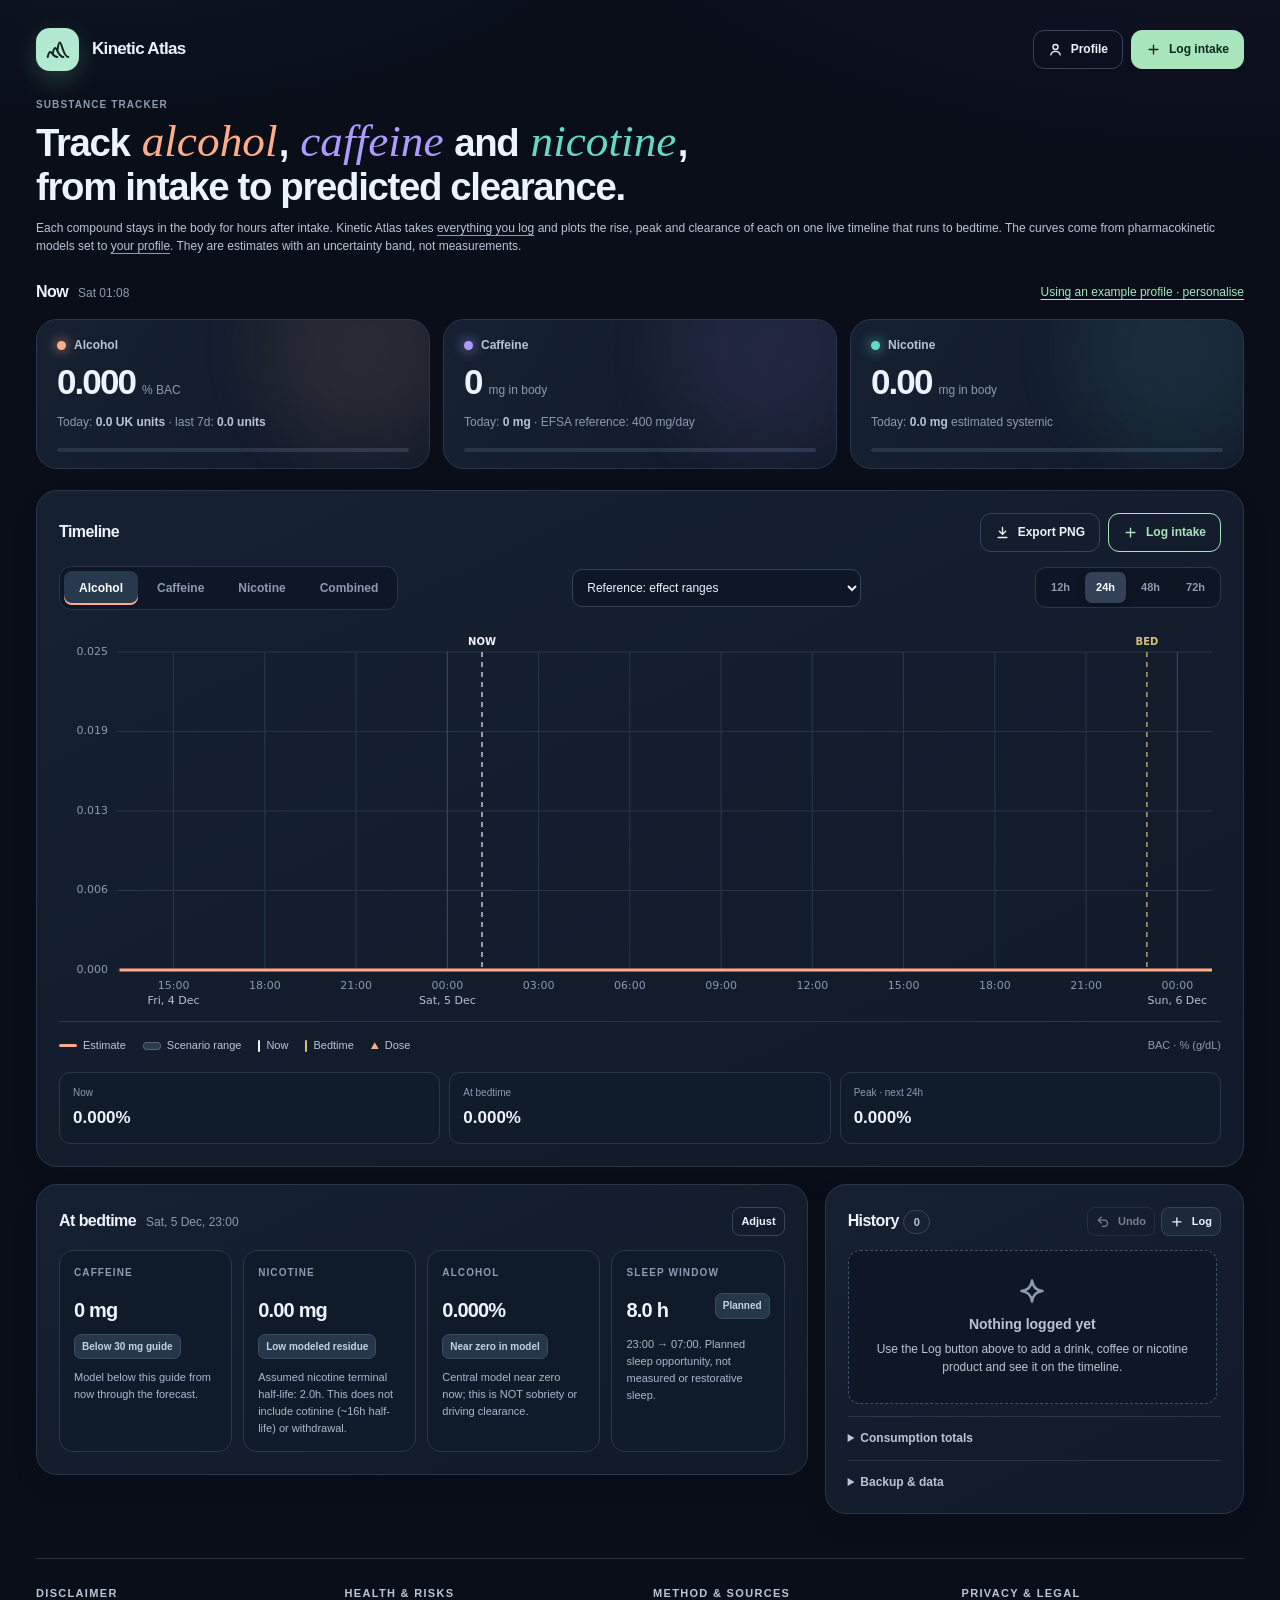
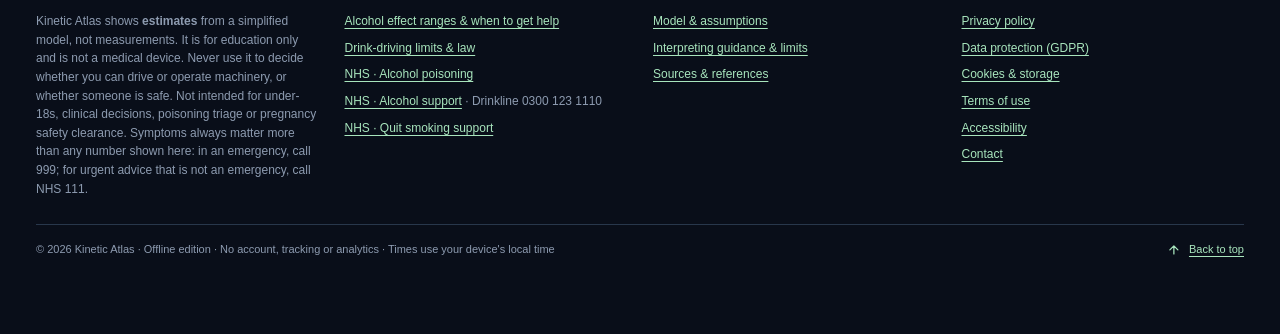
<file: index.html>
<!DOCTYPE html><html lang="en"><head><meta charset="utf-8"><meta name="viewport" content="width=device-width,initial-scale=1"><meta name="theme-color" content="#0b111d"><meta name="description" content="Offline local-first alcohol caffeine nicotine pharmacokinetics explorer"><title>Kinetic Atlas · Substance tracker</title><meta property="og:type" content="website"><meta property="og:url" content="https://xproe.com/"><meta property="og:title" content="Kinetic Atlas · Substance tracker"><meta property="og:description" content="Alcohol, caffeine and nicotine, modelled on one timeline."><meta property="og:image" content="https://xproe.com/og.png"><meta property="og:image:width" content="1200"><meta property="og:image:height" content="630"><meta property="og:image:alt" content="Kinetic Atlas: alcohol, caffeine and nicotine, modelled on one timeline."><meta name="twitter:card" content="summary_large_image"><style>
:root{color-scheme:dark;--bg:#090e19;--surface:#111a29;--border:#28374b;--border2:#34465c;--text:#edf3fc;--muted:#8d9bb0;--soft:#b9c5d6;--primary:#a8e5bd;--alc:#ffad89;--caf:#ac9cff;--nic:#63d9c5;--danger:#ff7d83;--warn:#ffd089;--shadow:0 20px 70px #0206105e;--radius:21px}*{box-sizing:border-box}[hidden]{display:none!important}html{scroll-behavior:smooth}body{margin:0;background:radial-gradient(ellipse 850px 480px at 8% -12%,#253e4d55,transparent 75%),radial-gradient(ellipse 1100px 600px at 97% -13%,#392b5b46,transparent 70%),var(--bg);font:14px/1.55 Inter,ui-sans-serif,-apple-system,BlinkMacSystemFont,"Segoe UI",sans-serif;color:var(--text);min-height:100vh}button,input,select,textarea{font:inherit}button{cursor:pointer}button:disabled{opacity:.45;cursor:not-allowed}a{color:var(--primary);text-decoration-thickness:1px;text-underline-offset:3px}a:focus-visible,button:focus-visible,input:focus-visible,select:focus-visible,textarea:focus-visible{outline:2px solid var(--primary);outline-offset:3px}h1,h2,h3,h4,p{margin:0}h1,h2,h3{letter-spacing:-.035em}p{color:var(--soft)}.shell{max-width:1510px;margin:auto;padding:28px 36px 76px}.topbar{display:flex;align-items:center;justify-content:space-between;gap:12px;margin-bottom:26px}.brand{display:flex;align-items:center;gap:13px;text-decoration:none;color:var(--text)}.brandmark{width:43px;height:43px;border-radius:14px;background:#b1ead1;color:#11241d;display:grid;place-items:center;box-shadow:0 9px 24px #92e9c630}.brandname{font-size:17px;font-weight:850;letter-spacing:-.04em}.toolbar{display:flex;align-items:center;gap:8px;flex-wrap:wrap}.btn{display:inline-flex;justify-content:center;align-items:center;gap:8px;padding:9px 14px;border:1px solid var(--border2);border-radius:11px;background:#1b293b;color:var(--text);font-weight:700;font-size:12px;transition:.15s ease;min-height:39px}.btn:hover{background:#28394c;border-color:#5d7085}.btn-primary{background:var(--primary);border-color:var(--primary);color:#0c271c}.btn-primary:hover{background:#d2f5dd;border-color:#d2f5dd}.btn-ghost{background:transparent}.btn-outline{background:transparent;border-color:var(--primary);color:var(--primary)}.btn-outline:hover{background:#a8e5bd1f;border-color:#d2f5dd;color:#d2f5dd}.btn-outline:focus-visible{outline:2px solid var(--primary);outline-offset:3px;background:#a8e5bd1f}.btn-danger{border-color:#834951;color:#ffb3bb;background:#46292f}.btn-small{padding:5px 8px;min-height:28px;font-size:11px;border-radius:8px}.tag{font-size:11px;border:1px solid var(--border2);border-radius:100px;padding:5px 10px;color:var(--soft);background:#1a293a85}.tag.green{color:#b5efcf;border-color:#3b6658;background:#213c36}.metrics{display:grid;grid-template-columns:repeat(3,minmax(0,1fr));gap:13px;margin-bottom:21px}.metric{position:relative;overflow:hidden;border:1px solid var(--border);border-radius:var(--radius);background:linear-gradient(120deg,#152031,#111a29);padding:16px 20px}.metric:before{content:"";position:absolute;inset:-75px -40px auto auto;height:210px;width:210px;border-radius:50%;opacity:.09;background:var(--tone);filter:blur(35px)}.metric.alcohol{--tone:var(--alc)}.metric.caffeine{--tone:var(--caf)}.metric.nicotine{--tone:var(--nic)}.compound{display:flex;gap:8px;align-items:center;color:var(--soft);font-size:12px;font-weight:750}.compound-dot{height:9px;width:9px;border-radius:50%;background:var(--tone);box-shadow:0 0 13px var(--tone)}.metric-value{display:flex;align-items:baseline;gap:7px;margin-top:10px}.metric-value strong{font-weight:800;font-size:35px;line-height:1;letter-spacing:-.055em;font-variant-numeric:tabular-nums}.metric-value span{font-size:12px;color:var(--muted)}.metric-foot{color:var(--muted);font-size:12px;margin-top:13px}.metric-foot b{color:var(--soft)}.meter{height:4px;border-radius:6px;background:#283649;margin-top:16px;overflow:hidden}.meter>span{height:100%;display:block;background:var(--tone);border-radius:6px;transition:width .3s}.dashboard{display:grid;grid-template-columns:minmax(0,1.84fr) minmax(350px,1fr);gap:17px;align-items:start}.panel{border:1px solid var(--border);background:linear-gradient(155deg,#152031 0%,#111a28 95%);border-radius:var(--radius);box-shadow:0 12px 32px #0000000d;min-width:0}.panel-pad{padding:22px}.wide-column,.side-column{display:grid;gap:17px;min-width:0}.dashboard{grid-template-rows:auto 1fr}.dashboard>.wide-column,.dashboard>.side-column{display:contents}#sleepSec{grid-column:1;grid-row:1}#guideSec{grid-column:1;grid-row:2}#historySec{grid-column:2;grid-row:1/span 2}.panel-title{display:flex;justify-content:space-between;align-items:start;gap:12px;margin-bottom:17px}.panel-title h2{font-size:18px;font-weight:800}.panel-title p{font-size:11px;color:var(--muted);margin-top:4px}.pill-btns{display:flex;gap:4px;padding:4px;border:1px solid var(--border);border-radius:11px;background:#0d1724}.pill-btns button{background:transparent;border:0;border-radius:7px;color:var(--muted);font-size:11px;font-weight:750;padding:7px 11px}.pill-btns button.active{background:#344257;color:white;box-shadow:0 2px 6px #0004}.plot-head{display:flex;align-items:center;justify-content:space-between;gap:14px;flex-wrap:wrap}.tabs{display:flex;gap:4px;padding:4px;background:#0d1725;border:1px solid var(--border);border-radius:12px;flex-wrap:wrap}.tabs button{border:0;background:transparent;color:var(--muted);padding:8px 15px;border-radius:8px;font-size:12px;font-weight:780}.tabs button.active{background:#27394d;color:white}.tabs .alcohol.active{box-shadow:inset 0 -2px var(--alc)}.tabs .caffeine.active{box-shadow:inset 0 -2px var(--caf)}.tabs .nicotine.active{box-shadow:inset 0 -2px var(--nic)}.tabs .all.active{position:relative;isolation:isolate;background:linear-gradient(90deg,var(--alc),var(--caf),var(--nic)) bottom/100% 8px no-repeat,#27394d}
.tabs .all.active::after{content:'';position:absolute;z-index:-1;left:0;right:0;bottom:2px;height:8px;border-radius:0 0 8px 8px;background:#27394d}#scaleButtons:not([hidden])+#rangeButtons{margin-left:auto}@media(max-width:680px){#compoundTabs{display:grid;grid-template-columns:repeat(4,minmax(0,1fr))}#compoundTabs button{padding:8px 4px}.stats-row .statbox .cmb-val{font-size:11.5px;white-space:normal}}.chart-wrap{height:380px;position:relative;margin:22px -3px 3px;touch-action:pan-y}.chart-wrap canvas{width:100%;height:100%;display:block;cursor:crosshair}.chart-tooltip{display:none;position:absolute;z-index:4;pointer-events:none;background:#08111cee;border:1px solid #547084;border-radius:10px;padding:9px 12px;box-shadow:var(--shadow);min-width:164px;font-size:11px}.chart-tooltip strong{display:block;color:white;margin-bottom:4px}.chart-tooltip span{display:block;color:var(--soft)}.legend{display:flex;flex-wrap:wrap;gap:8px 17px;align-items:center;border-top:1px solid var(--border);padding-top:15px;margin-top:9px}.legend span{display:inline-flex;align-items:center;font-size:11px;color:var(--soft)}.legend i{display:inline-block;width:18px;height:3px;vertical-align:3px;margin-right:6px;background:#b2ddf0;border-radius:10px}.legend i.band{height:8px;background:#7e9ab13c;border:1px solid #7888ab80}.legend i.now{height:12px;width:2px;background:#f1f5fb}.legend i.bed{height:12px;width:2px;background:#d6c07b}.legend i.dotted{height:2px;border-radius:0;background:repeating-linear-gradient(90deg,var(--nic) 0 2px,transparent 2px 6px)}.stats-row{display:grid;grid-template-columns:repeat(3,1fr);gap:9px;margin-top:18px}.statbox{border:1px solid var(--border);padding:12px 13px;background:#111c2b;border-radius:11px}.statbox span{display:block;font-size:10px;color:var(--muted);margin-bottom:4px}.statbox strong{font-size:17px;font-variant-numeric:tabular-nums}.statbox small{font-size:10px;color:var(--muted);font-weight:500}.statbox .cmb-val{display:block;font-size:13px;color:var(--soft);margin:0;line-height:1.55;white-space:nowrap;font-weight:600}.cmb-val b{color:white;font-weight:760;white-space:nowrap}.cmb-val abbr{text-decoration:none}.cmb-val i,.chart-tooltip i{display:inline-block;width:7px;height:7px;border-radius:50%;margin-right:5px;vertical-align:1px}.sleep-grid{display:grid;grid-template-columns:repeat(4,minmax(0,1fr));gap:11px}.insight{border:1px solid var(--border);border-radius:14px;background:#101b2a;padding:14px}.insight .micro{color:var(--muted);text-transform:uppercase;letter-spacing:.11em;font-size:10px;font-weight:800}.insight .big{font-size:20px;font-weight:800;letter-spacing:-.04em;margin-top:8px;font-variant-numeric:tabular-nums}.insight p{font-size:12px;margin-top:6px}.insight .detail{color:#a8b9ce;font-size:11px;margin-top:10px}.kpi-mini{display:flex;align-items:center;justify-content:space-between;margin-top:6px;gap:8px;flex-wrap:wrap}.badge-status{font-size:10px;border-radius:7px;background:#26374a;color:#c0d3e7;padding:4px 7px;border:1px solid #3a4c62;font-weight:700}.badge-status.warn{background:#453629;color:#ffddb1;border-color:#82614a}.badge-status.urgent{background:#4c2a32;color:#ffc1be;border-color:#875561}
.field label,.form-label{display:block;font-size:11px;color:var(--soft);font-weight:760;margin-bottom:6px}.input,select,textarea{width:100%;background:#0e1725;border:1px solid #354359;border-radius:10px;color:var(--text);padding:10px 12px;min-height:44px;outline:none;transition:border-color .15s}select{padding-right:24px}select option,select optgroup{background:#162234;color:white}.input:focus,select:focus,textarea:focus{border-color:#96d0b4;box-shadow:0 0 0 3px #8bd1ac19}.input::placeholder,textarea::placeholder{color:#72839b}.input[type="number"]{font-variant-numeric:tabular-nums}.formgrid{display:grid;grid-template-columns:repeat(2,minmax(0,1fr));gap:11px;align-items:end}.formgrid .full{grid-column:1/-1}.formhint{font-size:10px;color:var(--muted);margin-top:5px}.live-preview{display:flex;justify-content:space-between;gap:12px;border:1px solid #3a564e;background:#1a342d70;border-radius:11px;padding:11px 13px;margin:15px 0;align-items:center}.live-preview div{min-width:0}.live-preview small{display:block;font-size:10px;color:var(--muted)}.live-preview b{display:block;color:#d9f7e9;font-size:17px;letter-spacing:-.025em}.live-preview>span{font-size:11px;color:#bcdccf;text-align:right;max-width:190px}.entry-buttons{display:flex;gap:8px}.entry-buttons .btn-primary{flex:1}.feedback{min-height:18px;margin-top:8px;font-size:11px;color:#b0eac9}.history-tools{display:flex;gap:6px;align-items:center}.history-list{max-height:405px;overflow:auto;padding-right:4px;scrollbar-width:thin}.log-item{display:flex;align-items:center;gap:11px;padding:12px 2px;border-top:1px solid #29384a}.log-symbol{width:35px;height:35px;border-radius:11px;flex-shrink:0;background:#ffffff0a;display:grid;place-items:center;font-size:16px}.log-symbol.alcohol{color:var(--alc);background:#ffad8918}.log-symbol.caffeine{color:var(--caf);background:#ac9cff18}.log-symbol.nicotine{color:var(--nic);background:#63d9c518}.log-main{flex:1;min-width:0}.log-main b{font-size:12px;display:block;overflow:hidden;text-overflow:ellipsis;white-space:nowrap}.log-main small{font-size:10px;color:var(--muted);display:block}.log-dose{text-align:right;white-space:nowrap}.log-dose b{font-size:12px}.log-dose small{font-size:10px;color:var(--muted);display:block}.log-actions{display:flex;gap:2px}.log-actions button{color:var(--muted);background:transparent;border:0;font-size:13px;padding:4px;border-radius:5px}.log-actions button:hover{background:#ffffff16;color:var(--text)}.empty-state{padding:26px;text-align:center;background:#0e1725;border:1px dashed #405168;border-radius:12px;color:var(--muted)}.empty-state b{display:block;color:var(--soft);margin:9px 0 4px}.empty-state p{font-size:12px}.interpretation{display:grid;gap:11px}.info-card{border:1px solid var(--border);border-left:3px solid var(--border2);border-radius:12px;padding:13px 14px;background:#101a29}.info-card.caution{border-left-color:var(--warn)}.info-card.urgent{border-left-color:var(--danger);background:#2a1a22}.info-sev{display:block;color:var(--muted);text-transform:uppercase;letter-spacing:.11em;font-size:10px;font-weight:800;margin-bottom:2px}.caution .info-sev{color:var(--warn)}.urgent .info-sev{color:var(--danger)}#guideSec{animation:guideIn .32s ease-out}@keyframes guideIn{from{opacity:0;transform:translateY(8px)}}.info-card b{display:block;font-size:12px}.info-card p{font-size:11px;margin-top:4px}.small-print{font-size:11px;color:var(--muted)}.fineprint{background:#0e1725;border:1px solid var(--border);border-radius:12px;padding:14px 16px;margin-top:12px}.fineprint h4{font-size:11px;margin-bottom:5px}.fineprint p{font-size:11px}.summary-table{width:100%;border-collapse:collapse;font-size:12px}.summary-table tr:not(:last-child) td{border-bottom:1px solid var(--border)}.summary-table td{padding:11px 0;color:var(--soft)}.summary-table td:last-child{text-align:right;color:var(--text);font-weight:750}dialog{border:1px solid #42556d;border-radius:21px;background:#111c2b;color:var(--text);padding:0;width:min(760px,calc(100% - 22px));max-height:min(90vh,910px);max-height:min(90dvh,910px);box-shadow:0 30px 100px #000b}dialog[open]{display:flex;flex-direction:column;overflow:hidden}dialog>form{display:flex;flex-direction:column;flex:1 1 auto;min-height:0}dialog::backdrop{background:#010710cc;backdrop-filter:blur(7px)}.dialog-body{padding:24px;overflow:auto;flex:1 1 auto;min-height:0;overscroll-behavior:contain}.dialog-head{display:flex;align-items:start;justify-content:space-between;gap:15px;padding:24px 24px 18px;border-bottom:1px solid var(--border)}.dialog-head h2{font-size:23px}.dialog-head p{font-size:12px;margin-top:5px}.dialog-footer{padding:15px 24px;border-top:1px solid var(--border);display:flex;gap:8px;justify-content:space-between;align-items:center;flex-wrap:wrap;background:#121e2d}.settings-block{border-top:1px solid var(--border);padding-top:18px;margin-top:18px}.settings-block:first-child{border-top:0;margin-top:0;padding-top:0}.settings-block h3{font-size:14px;margin-bottom:13px}.settings-grid{display:grid;grid-template-columns:repeat(3,1fr);gap:13px}.settings-note{font-size:11px;color:var(--muted);margin-top:12px}.sources-list{display:grid;gap:11px}.sources-list article{border:1px solid var(--border);border-radius:12px;padding:12px 15px;background:#0d1725}.sources-list article h4{font-size:12px;margin-bottom:5px}.sources-list article p{font-size:11px}.sources-list article a{font-size:11px;overflow-wrap:anywhere}.method-code{font-family:ui-monospace,SFMono-Regular,Consolas,monospace;color:#c5e7d8;background:#0d1725;border:1px solid var(--border);border-radius:10px;padding:13px;white-space:pre-wrap;font-size:11px}.notice{border:1px solid #6e5b49;background:#392d24;padding:10px 13px;border-radius:10px;font-size:11px;color:#ffdbad;margin-top:12px}.divider{height:1px;background:var(--border);margin:17px 0}.sr-only{position:absolute!important;width:1px;height:1px;padding:0;margin:-1px;overflow:hidden;clip:rect(0,0,0,0);white-space:nowrap;border:0}
.log-dose{max-width:96px;white-space:normal;line-height:1.3}
.monitor{margin-bottom:18px}
.intro{margin:0 0 24px}.intro .micro{color:var(--muted);text-transform:uppercase;letter-spacing:.11em;font-size:10px;font-weight:800}.intro h1{font-size:min(3vw,42px);line-height:1.15;font-weight:750;margin:6px 0 10px;text-wrap:balance}.intro h1 span{font:italic 400 1.18em/1 "Hoefler Text","Palatino Linotype",Palatino,Georgia,serif;letter-spacing:0;margin:0 .03em 0 .06em}.intro>p{font-size:12px;color:var(--soft)}.intro .linkbtn{font-size:inherit;color:inherit;text-decoration-color:var(--muted)}.intro .linkbtn:hover{color:var(--primary)}.c-alc{color:var(--alc)}.c-caf{color:var(--caf)}.c-nic{color:var(--nic)}#timelineSec{margin-bottom:17px}.sec-actions{display:flex;gap:8px;flex-wrap:wrap}.sec-head{display:flex;align-items:center;justify-content:space-between;gap:10px;flex-wrap:wrap;margin-bottom:14px}.sec-head h2{font-size:16px;font-weight:800}.muted{color:var(--muted);font-weight:500;font-size:12px;letter-spacing:0;margin-left:6px;font-variant-numeric:tabular-nums}.linkbtn{background:none;border:0;padding:0;color:var(--primary);font-size:12px;text-align:left;text-decoration:underline;text-decoration-thickness:1px;text-underline-offset:3px}.legend-unit{margin-left:auto;color:var(--muted)!important}.plot-note{font-size:11px;color:var(--muted);margin-top:8px;line-height:1.5}.more-btn{width:100%;margin-top:6px}.drawer{border-top:1px solid var(--border);margin-top:12px;padding-top:12px}.drawer summary{cursor:pointer;font-size:12px;font-weight:750;color:var(--soft)}.drawer[open] summary{margin-bottom:10px}.data-tools{display:flex;gap:6px;flex-wrap:wrap;margin-top:10px}.adv{border:1px solid var(--border);border-radius:12px;padding:12px 14px;margin-top:18px}.adv summary{cursor:pointer;font-weight:750;font-size:13px}.adv[open] summary{margin-bottom:14px}.dialog-narrow{width:min(560px,calc(100% - 22px))}.toast{position:fixed;left:50%;bottom:22px;transform:translate(-50%,16px);opacity:0;pointer-events:none;z-index:50;max-width:calc(100% - 32px);background:#1b293b;border:1px solid var(--border2);border-radius:12px;padding:10px 16px;font-size:12px;box-shadow:var(--shadow);transition:.2s ease}.toast.show{opacity:1;transform:translate(-50%,0)}.site-foot{margin-top:44px;border-top:1px solid var(--border);padding-top:26px;color:var(--muted);font-size:12px}.foot-grid{display:grid;grid-template-columns:repeat(4,minmax(0,1fr));gap:26px;margin:0 0 26px}.foot-grid h3{font-size:11px;text-transform:uppercase;letter-spacing:.12em;color:var(--soft);margin-bottom:10px}.foot-grid p{font-size:12px;color:var(--muted)}.foot-grid ul{list-style:none;margin:0;padding:0;display:grid;gap:8px}.foot-grid a{font-size:12px}.foot-base{display:flex;justify-content:space-between;gap:12px;flex-wrap:wrap;border-top:1px solid var(--border);padding-top:16px;font-size:11px}.law-table td{vertical-align:top}.law-table td:first-child{width:9.5em;padding-right:12px}.law-table td:last-child{text-align:left;font-weight:400}.law-ref select{width:auto;max-width:100%;min-height:38px;padding:6px 28px 6px 10px;font-size:12px}.law-key ul{margin:4px 0;padding-left:18px}.legal p{font-size:12px}.legal p+p{margin-top:8px}.legal code{font-size:11px}
.legend i.dose{width:8px;height:7px;vertical-align:0;border-radius:0;clip-path:polygon(50% 0,100% 100%,0 100%)}.chart-tooltip .tip-doses{border-top:1px solid #547084;margin-top:6px;padding-top:6px}.chart-tooltip .tip-doses span{max-width:250px;white-space:nowrap;overflow:hidden;text-overflow:ellipsis}
.ic{width:1.25em;height:1.25em;flex-shrink:0;vertical-align:-.25em;fill:none;stroke:currentColor;stroke-width:2.2;stroke-linecap:round;stroke-linejoin:round}.empty-state .ic{display:block;width:28px;height:28px;margin:0 auto}.foot-base a{display:inline-flex;align-items:center;gap:8px}.log-actions button{padding:4px 2px}.log-actions .ic{width:15px;height:15px}
@media(max-width:1120px){.intro h1{font-size:29px;line-height:1.22}.dashboard{grid-template-columns:minmax(0,1.3fr) minmax(305px,.85fr)}.shell{padding:22px}.panel-pad{padding:18px}.sleep-grid{grid-template-columns:repeat(2,minmax(0,1fr))}}@media(max-width:900px){.dashboard{grid-template-columns:1fr}.wide-column,.side-column{display:contents}#historySec{order:2}#sleepSec{order:3}#guideSec{order:4}#sleepSec,#historySec,#guideSec{grid-column:auto;grid-row:auto}.dashboard{grid-template-rows:none}.foot-grid{grid-template-columns:repeat(2,minmax(0,1fr))}}@media(max-width:680px){.shell{padding:12px 12px 40px}.topbar{margin-bottom:16px}.hide-sm{display:none}.monitor{margin-bottom:14px}
.intro{margin-bottom:16px}.intro h1{font-size:26px}.monitor .sec-head{margin-bottom:8px}.metrics{gap:6px;margin-bottom:0}.metric{padding:10px 11px;border-radius:14px}.metric:before{display:none}.compound{font-size:11px}.metric-value{flex-direction:column;align-items:flex-start;gap:0;margin-top:4px}.metric-value strong{font-size:21px}.metric-value span{font-size:10px}.metric-foot,.meter{display:none}.settings-grid{grid-template-columns:repeat(2,1fr)}.plot-head{align-items:stretch}.chart-wrap{height:260px;margin-top:16px}.statbox{padding:9px 10px}.statbox strong{font-size:14px}.foot-grid{grid-template-columns:1fr;gap:20px}.dialog-body{padding:16px}.dialog-head{padding:18px 16px}.dialog-footer{padding:12px 16px}}@media(prefers-reduced-motion:reduce){*,*:before,*:after{scroll-behavior:auto!important;transition:none!important}#guideSec{animation:none}}
</style></head><body><div class="shell">
<svg width="0" height="0" style="position:absolute" aria-hidden="true"><symbol id="i-plus" viewBox="0 0 24 24"><path d="M12 5v14M5 12h14"/></symbol><symbol id="i-close" viewBox="0 0 24 24"><path d="M6 6l12 12M18 6 6 18"/></symbol><symbol id="i-download" viewBox="0 0 24 24"><path d="M12 4v11M7 10l5 5 5-5M5 20h14"/></symbol><symbol id="i-upload" viewBox="0 0 24 24"><path d="M12 15V4M7 9l5-5 5 5M5 20h14"/></symbol><symbol id="i-check" viewBox="0 0 24 24"><path d="M5 12.5l4.5 4.5L19 7.5"/></symbol><symbol id="i-user" viewBox="0 0 24 24"><circle cx="12" cy="8" r="4"/><path d="M4.5 20.5c.8-3.6 3.8-5.5 7.5-5.5s6.7 1.9 7.5 5.5"/></symbol><symbol id="i-undo" viewBox="0 0 24 24"><path d="M9 14 4 9l5-5M4 9h10.5a5.5 5.5 0 0 1 0 11H11"/></symbol><symbol id="i-up" viewBox="0 0 24 24"><path d="M12 19V5M5 12l7-7 7 7"/></symbol><symbol id="i-refresh" viewBox="0 0 24 24"><path d="M20 12a8 8 0 1 1-2.34-5.66L20 8.5M20 3.5v5h-5"/></symbol><symbol id="i-spark" viewBox="0 0 24 24"><path d="M12 3c.6 5.4 3.6 8.4 9 9-5.4.6-8.4 3.6-9 9-.6-5.4-3.6-8.4-9-9 5.4-.6 8.4-3.6 9-9z"/></symbol><symbol id="i-alcohol" viewBox="0 0 24 24"><path d="M7 3h10v3a5 5 0 0 1-10 0zM12 11v9M8.5 20h7"/></symbol><symbol id="i-caffeine" viewBox="0 0 24 24"><path d="M5 10h11v4.5a5 5 0 0 1-5 5h-1a5 5 0 0 1-5-5zM16 11.5h1.5a2.5 2.5 0 0 1 0 5H16M8.5 4v3M12.5 4v3"/></symbol><symbol id="i-nicotine" viewBox="0 0 24 24"><path d="M5 19C5 10 10 5 19 5c0 9-5 14-14 14zM5 19l7-7"/></symbol><symbol id="i-edit" viewBox="0 0 24 24"><path d="M4 20h4L19 9l-4-4L4 16zM13.5 6.5l4 4"/></symbol><symbol id="i-copy" viewBox="0 0 24 24"><rect x="9" y="9" width="11" height="11" rx="2"/><path d="M15 9V6a2 2 0 0 0-2-2H6a2 2 0 0 0-2 2v7a2 2 0 0 0 2 2h3"/></symbol><symbol id="i-delete" viewBox="0 0 24 24"><path d="M4 7h16M10 11v6M14 11v6M6 7l1 12a2 2 0 0 0 2 2h6a2 2 0 0 0 2-2l1-12M9 7V4h6v3"/></symbol></svg>
<header class="topbar"><a class="brand" href="#top"><span class="brandmark" aria-hidden="true"><svg width="26" height="26" viewBox="0 0 26 26" fill="none"><path d="M2.75 20C3.51 16.4 4.27 15 5.32 15C6.93 15 8.17 20 12.25 20M7.66 17.26C8.41 12.8 9.2 11 10.22 11C12.09 11 13.52 20 18.25 20M12.37 13.92C13.1 7.95 13.87 5.5 14.86 5.5C16.81 5.5 18.3 20 23.25 20" stroke="currentColor" stroke-width="2" stroke-linecap="round" stroke-linejoin="round"/></svg></span><span class="brandname">Kinetic Atlas</span></a><div class="toolbar"><button type="button" class="btn btn-ghost" data-open="profileDialog" aria-label="Profile"><svg class="ic" aria-hidden="true"><use href="#i-user"/></svg><span class="hide-sm">Profile</span></button><button type="button" class="btn btn-primary" data-open="entryDialog"><svg class="ic" aria-hidden="true"><use href="#i-plus"/></svg>Log intake</button></div></header>
<main id="top">
<section class="intro" aria-labelledby="introTitle"><div><p class="micro">Substance tracker</p><h1 id="introTitle">Track <span class="c-alc">alcohol</span>, <span class="c-caf">caffeine</span> and <span class="c-nic">nicotine</span>, from intake to predicted clearance.</h1></div><p>Each compound stays in the body for hours after intake. Kinetic Atlas takes <button type="button" class="linkbtn" data-open="entryDialog">everything you log</button> and plots the rise, peak and clearance of each on one live timeline that runs to bedtime. The curves come from pharmacokinetic models set to <button type="button" class="linkbtn" data-open="profileDialog">your profile</button>. They are estimates with an uncertainty band, not measurements.</p></section><p class="notice" id="storageWarn" role="alert" hidden>Browser storage is unavailable. Export your data before closing this page.</p>
<section class="monitor" aria-labelledby="nowTitle"><div class="sec-head"><h2 id="nowTitle">Now <span class="muted" id="liveClock"></span></h2><button type="button" class="linkbtn" id="profileHint" data-open="profileDialog" hidden>Using an example profile · personalise</button></div><div class="metrics"><article class="metric alcohol"><span class="compound"><i class="compound-dot"></i>Alcohol</span><div class="metric-value"><strong id="metricAlc">0.000</strong><span>% BAC</span></div><div class="metric-foot" id="metricAlcSub"></div><div class="meter"><span id="meterAlc" style="width:0%"></span></div></article><article class="metric caffeine"><span class="compound"><i class="compound-dot"></i>Caffeine</span><div class="metric-value"><strong id="metricCaf">0</strong><span>mg in body</span></div><div class="metric-foot" id="metricCafSub"></div><div class="meter"><span id="meterCaf" style="width:0%"></span></div></article><article class="metric nicotine"><span class="compound"><i class="compound-dot"></i>Nicotine</span><div class="metric-value"><strong id="metricNic">0.0</strong><span>mg in body</span></div><div class="metric-foot" id="metricNicSub"></div><div class="meter"><span id="meterNic" style="width:0%"></span></div></article></div></section>
<section class="panel panel-pad" id="timelineSec" aria-labelledby="curveTitle"><div class="sec-head"><h2 id="curveTitle">Timeline</h2><div class="sec-actions"><button type="button" class="btn btn-ghost" id="exportPngBtn" title="Download the plot shown as a PNG image"><svg class="ic" aria-hidden="true"><use href="#i-download"/></svg>Export PNG</button><button type="button" class="btn btn-outline" id="timelineLogBtn" data-open="entryDialog"><svg class="ic" aria-hidden="true"><use href="#i-plus"/></svg>Log intake</button></div></div><div class="plot-head"><div class="tabs" id="compoundTabs" role="tablist" aria-label="Chart substance"><button data-type="alcohol" class="alcohol active" role="tab" aria-selected="true">Alcohol</button><button data-type="caffeine" class="caffeine" role="tab" aria-selected="false">Caffeine</button><button data-type="nicotine" class="nicotine" role="tab" aria-selected="false">Nicotine</button><button data-type="all" class="all" role="tab" aria-selected="false">Combined</button></div><div class="pill-btns" id="scaleButtons" role="group" aria-label="Combined chart scale" hidden><button class="active" data-scale="rel" aria-pressed="true" title="Each curve scaled to its own peak (0–1)">Relative</button><button data-scale="mg" aria-pressed="false" title="Amount in body, mg, log scale">mg</button></div><div class="pill-btns" id="bloodWrap" hidden><button type="button" id="bloodBtn" aria-pressed="false" title="Add estimated blood nicotine (ng/mL) as a dotted curve with its own axis">Blood level</button></div><div class="law-ref" id="lawRefWrap"><label for="lawRef" class="sr-only">Alcohol reference lines</label><select id="lawRef"><option value="">Reference: effect ranges</option></select></div><div class="pill-btns" id="rangeButtons"><button data-range="12">12h</button><button class="active" data-range="24">24h</button><button data-range="48">48h</button><button data-range="72">72h</button></div></div><div class="chart-wrap" id="chartWrap"><canvas id="trajectory" role="img" aria-label="Estimated exposure over time">Canvas unsupported. Summary values are available below.</canvas><div class="chart-tooltip" id="chartTooltip"></div></div><div class="legend"><span><i id="legendLine"></i>Estimate</span><span><i class="band"></i>Scenario range</span><span id="legendBlood" hidden><i class="dotted"></i>Blood (ng/mL)</span><span data-cmb hidden><i style="background:#ffad89"></i>Alcohol</span><span data-cmb hidden><i style="background:#ac9cff"></i>Caffeine</span><span data-cmb hidden><i style="background:#63d9c5"></i>Nicotine</span><span><i class="now"></i>Now</span><span><i class="bed"></i>Bedtime</span><span><i class="dose" id="legendDose"></i>Dose</span><span class="legend-unit" id="plotUnit"></span></div><p class="plot-note" id="plotNote" hidden></p><div class="plot-note law-key" id="lawKey" hidden></div><div class="stats-row"><div class="statbox"><span>Now</span><strong id="chartNow">—</strong></div><div class="statbox"><span>At bedtime</span><strong id="chartBed">—</strong></div><div class="statbox"><span>Peak · next 24h</span><strong id="chartPeak">—</strong></div></div></section><div class="dashboard"><div class="wide-column">
<section class="panel panel-pad" id="sleepSec" aria-labelledby="sleepTitle"><div class="sec-head"><h2 id="sleepTitle">At bedtime <span class="muted" id="bedtimeText">—</span></h2><button type="button" class="btn btn-small btn-ghost" data-open="profileDialog">Adjust</button></div><div class="sleep-grid"><div class="insight"><div class="micro">Caffeine</div><div class="kpi-mini"><div class="big" id="bedCaf">—</div><span class="badge-status" id="cafSleepBadge"></span></div><div class="detail" id="cafCross"></div></div><div class="insight"><div class="micro">Nicotine</div><div class="kpi-mini"><div class="big" id="bedNic">—</div><span class="badge-status" id="nicSleepBadge"></span></div><div class="detail" id="nicCross"></div></div><div class="insight"><div class="micro">Alcohol</div><div class="kpi-mini"><div class="big" id="bedAlc">—</div><span class="badge-status" id="alcSleepBadge"></span></div><div class="detail" id="alcCross"></div></div><div class="insight"><div class="micro">Sleep window</div><div class="kpi-mini"><div class="big" id="sleepDuration">—</div><span class="badge-status">Planned</span></div><div class="detail" id="sleepContext"></div></div></div></section></div>
<div class="side-column"><section class="panel panel-pad" id="historySec" aria-labelledby="historyTitle"><div class="sec-head"><h2 id="historyTitle">History <span id="historyCount" class="tag">0</span></h2><div class="history-tools"><button type="button" class="btn btn-small btn-ghost" id="undoBtn" title="Undo last change"><svg class="ic" aria-hidden="true"><use href="#i-undo"/></svg>Undo</button><button type="button" class="btn btn-small" data-open="entryDialog"><svg class="ic" aria-hidden="true"><use href="#i-plus"/></svg>Log</button></div></div><div class="history-list" id="historyList"></div><details class="drawer"><summary>Consumption totals</summary><table class="summary-table"><tbody id="summaryRows"></tbody></table><p class="small-print" style="margin-top:8px">UK guidance is <b>14 units a week</b> for regular drinking: a low-risk guideline, not a quota or a guarantee of safety.</p></details><details class="drawer"><summary>Backup &amp; data</summary><p class="small-print">Your profile and history are stored in this browser only. Export regularly to keep a copy.</p><div class="data-tools"><button type="button" class="btn btn-small" id="exportBtn"><svg class="ic" aria-hidden="true"><use href="#i-download"/></svg>Export JSON</button><button type="button" class="btn btn-small" id="downloadCsvBtn"><svg class="ic" aria-hidden="true"><use href="#i-download"/></svg>Export CSV</button><button type="button" class="btn btn-small" id="importBtn"><svg class="ic" aria-hidden="true"><use href="#i-upload"/></svg>Import</button><button type="button" class="btn btn-small btn-danger" id="clearBtn">Clear all</button></div></details></section>
<section class="panel panel-pad" id="guideSec" aria-labelledby="interpretTitle" hidden><div class="sec-head"><h2 id="interpretTitle">Guidance</h2><button type="button" class="linkbtn" data-open="scienceDialog">How it's calculated</button></div><div class="interpretation" id="interpretation"></div></section></div></div>
<footer class="site-foot"><div class="foot-grid"><section><h3>Disclaimer</h3><p>Kinetic Atlas shows <b>estimates</b> from a simplified model, not measurements. It is for education only and is not a medical device. Never use it to decide whether you can drive or operate machinery, or whether someone is safe. Not intended for under-18s, clinical decisions, poisoning triage or pregnancy safety clearance. Symptoms always matter more than any number shown here: in an emergency, call 999; for urgent advice that is not an emergency, call NHS 111.</p></section>
<section><h3>Health &amp; risks</h3><ul><li><button type="button" class="linkbtn" data-open="scienceDialog" data-section="sciRisks">Alcohol effect ranges &amp; when to get help</button></li><li><button type="button" class="linkbtn" data-open="scienceDialog" data-section="sciLaw">Drink-driving limits &amp; law</button></li><li><a href="https://www.nhs.uk/conditions/alcohol-poisoning/" target="_blank" rel="noopener noreferrer">NHS · Alcohol poisoning</a></li><li><a href="https://www.nhs.uk/live-well/alcohol-advice/alcohol-support/" target="_blank" rel="noopener noreferrer">NHS · Alcohol support</a> · Drinkline 0300 123 1110</li><li><a href="https://www.nhs.uk/better-health/quit-smoking/" target="_blank" rel="noopener noreferrer">NHS · Quit smoking support</a></li></ul></section>
<section><h3>Method &amp; sources</h3><ul><li><button type="button" class="linkbtn" data-open="scienceDialog">Model &amp; assumptions</button></li><li><button type="button" class="linkbtn" data-open="scienceDialog" data-section="sciGuidance">Interpreting guidance &amp; limits</button></li><li><button type="button" class="linkbtn" data-open="scienceDialog" data-section="sciSources">Sources &amp; references</button></li></ul></section>
<section><h3>Privacy &amp; legal</h3><ul><li><button type="button" class="linkbtn" data-open="legalDialog" data-section="legalPrivacy">Privacy policy</button></li><li><button type="button" class="linkbtn" data-open="legalDialog" data-section="legalGdpr">Data protection (GDPR)</button></li><li><button type="button" class="linkbtn" data-open="legalDialog" data-section="legalCookies">Cookies &amp; storage</button></li><li><button type="button" class="linkbtn" data-open="legalDialog" data-section="legalTerms">Terms of use</button></li><li><button type="button" class="linkbtn" data-open="legalDialog" data-section="legalA11y">Accessibility</button></li><li><button type="button" class="linkbtn" data-open="legalDialog" data-section="legalContact">Contact</button></li></ul></section></div>
<div class="foot-base"><span>© 2026 Kinetic Atlas · Offline edition · No account, tracking or analytics · Times use your device's local time</span><a href="#top"><svg class="ic" aria-hidden="true"><use href="#i-up"/></svg>Back to top</a></div></footer></main></div>
<div class="toast" id="toast" role="status" aria-live="polite"></div><input type="file" id="importInput" accept="application/json,.json" hidden>
<dialog id="entryDialog" class="dialog-narrow" aria-labelledby="entryDialogTitle"><div class="dialog-head"><h2 id="entryDialogTitle">Log intake</h2><button type="button" class="btn btn-small" data-close="entryDialog" aria-label="Close"><svg class="ic" aria-hidden="true"><use href="#i-close"/></svg></button></div><form id="entryForm" autocomplete="off"><div class="dialog-body"><div class="tabs" id="intakeTabs" role="group" aria-label="Intake type" style="margin-bottom:17px"><button type="button" class="active alcohol" data-type="alcohol">Alcohol</button><button type="button" data-type="caffeine" class="caffeine">Caffeine</button><button type="button" data-type="nicotine" class="nicotine">Nicotine</button></div><div class="formgrid"><div class="field full"><label for="preset">Product / preparation</label><select id="preset"></select><div class="formhint" id="presetHint">Each preset is an editable starting point, not a laboratory value.</div></div><div class="field pouch-only" hidden><label for="pouchBrand">Brand</label><select id="pouchBrand"></select></div><div class="field pouch-only" hidden><label for="pouchMg">Strength</label><select id="pouchMg"></select></div><div class="field"><label for="entryDate">Date started (dd/mm/yyyy)</label><input class="input" id="entryDate" inputmode="decimal" placeholder="dd/mm/yyyy" required></div><div class="field"><label for="entryClock">Local time (<span id="entryClockFmt">24-hour</span>)</label><input class="input" id="entryClock" inputmode="decimal" required></div><div class="field"><label for="entryQty">Servings / items</label><input class="input" id="entryQty" type="number" min="0.1" max="100" step="0.1" value="1" required></div><div class="field"><label for="entryDuration">Intake duration (min)</label><input class="input" id="entryDuration" type="number" min="0" max="2880" step="1" value="15" required></div><div class="field alcohol-only"><label for="entryVolume">Volume per serving (mL)</label><input class="input" type="number" id="entryVolume" min="0" max="10000" step="1" value="568"></div><div class="field alcohol-only"><label for="entryAbv">Strength (% ABV)</label><input class="input" type="number" id="entryAbv" min="0" max="100" step="0.1" value="5"></div><div class="field alcohol-only"><label for="entryFood">Food with alcohol</label><select id="entryFood"><option value="no">Little / empty stomach</option><option value="yes">With food (slower onset)</option></select></div><div class="field caffeine-only" hidden><label for="entryCafMg">Caffeine per serving (mg)</label><input class="input" type="number" id="entryCafMg" min="0" max="2000" step="1" value="80"></div><div class="field caffeine-only" hidden><label for="entryCafVol">Cup / serving volume (mL)</label><input class="input" type="number" id="entryCafVol" min="0" max="5000" step="1" value="30"></div><div class="field nicotine-only" hidden><label for="entryNicMg">Nicotine per item (mg)</label><input class="input" type="number" id="entryNicMg" min="0" max="100" step="any" value="1.2"></div><div class="field nicotine-only" hidden><label for="entryNicF">Estimated absorbed (%)</label><input class="input" type="number" id="entryNicF" min="1" max="100" step="1" value="100"></div><div class="field full"><label for="entryNote">Note (optional)</label><input class="input" id="entryNote" type="text" maxlength="160" placeholder="e.g. after lunch, branded product, stronger brew"></div></div><div class="live-preview"><div><small id="entryCalcLabel">Calculated ethanol dose</small><b id="entryCalc">—</b></div><span id="entryCalcDetail">Label strength and exact pour size matter.</span></div><div class="feedback" id="entryFeedback" role="status" aria-live="polite"></div></div><div class="dialog-footer"><span></span><div style="display:flex;gap:8px"><button type="button" class="btn" data-close="entryDialog">Cancel</button><button type="submit" class="btn btn-primary" id="addBtn"><svg class="ic" aria-hidden="true"><use href="#i-plus"/></svg>Add to timeline</button></div></div></form></dialog>
<dialog id="profileDialog" aria-labelledby="profileDialogTitle"><div class="dialog-head"><h2 id="profileDialogTitle">Profile</h2><button type="button" class="btn btn-small" data-close="profileDialog" aria-label="Close profile"><svg class="ic" aria-hidden="true"><use href="#i-close"/></svg></button></div><form id="profileForm"><div class="dialog-body">
<div class="settings-block"><h3>About you</h3><div class="settings-grid"><div class="field"><label for="pAge">Age (years)</label><input class="input" type="number" id="pAge" min="18" max="110" step="1" required></div><div class="field"><label for="pWeight">Weight (kg)</label><input class="input" type="number" id="pWeight" min="30" max="300" step="0.1" required></div><div class="field"><label for="pHeight">Height (cm)</label><input class="input" type="number" id="pHeight" min="120" max="230" step="1" required></div><div class="field"><label for="pR">Alcohol distribution (r)</label><select id="pR"><option value="0.68">Higher-water reference · 0.68</option><option value="0.55">Lower-water reference · 0.55</option><option value="custom">Custom (advanced)</option></select></div><div class="field" id="pRCustomWrap"><label for="pRCustom">Custom r (0.45–0.80)</label><input class="input" type="number" min="0.45" max="0.80" step="0.01" id="pRCustom"></div><div class="field"><label for="pActivity">Usual activity</label><select id="pActivity"><option value="sedentary">Mostly sedentary</option><option value="moderate">Moderately active</option><option value="vigorous">Very active</option></select></div><div class="field"><label for="pMeals">Typical meals</label><select id="pMeals"><option value="regular">Regular meals</option><option value="variable">Irregular / variable</option><option value="restricted">Often low food intake</option></select></div><div class="field"><label for="pTolerance">Subjective stimulant sensitivity</label><select id="pTolerance"><option value="high">High sensitivity</option><option value="typical">Typical / unknown</option><option value="low">Low perceived sensitivity</option></select></div><div class="field"><label for="pNicUse">Nicotine use pattern</label><select id="pNicUse"><option value="none">None / occasional</option><option value="daily">Daily use</option><option value="former">Recently stopped</option></select></div></div><p class="settings-note">The alcohol distribution coefficient r is a coarse proxy for body water, not a biological sex test. Height, activity, age and tolerance are retained for context but are not inserted into unvalidated metabolism formulas.</p></div>
<div class="settings-block"><h3>Health context</h3><div class="settings-grid"><div class="field"><label for="pSmoker">Combustible tobacco smoking</label><select id="pSmoker"><option value="no">No</option><option value="yes">Currently smoking regularly</option><option value="former">Stopped recently</option></select></div><div class="field"><label for="pPregnant">Pregnancy / breastfeeding context</label><select id="pPregnant"><option value="no">No</option><option value="pregnant">Pregnant / possibly pregnant</option><option value="breastfeeding">Breastfeeding</option></select></div><div class="field"><label for="pHormonal">Combined hormonal contraceptives</label><select id="pHormonal"><option value="no">No / unknown</option><option value="yes">Yes</option></select></div><div class="field"><label for="pLiver">Liver health / clearance concern</label><select id="pLiver"><option value="no">None known</option><option value="yes">Liver condition / impaired clearance</option></select></div><div class="field"><label for="pMeds">Drug interactions affecting metabolism</label><select id="pMeds"><option value="no">None known / unsure</option><option value="yes">Possible interaction / CYP1A2 inhibitor</option></select></div><div class="field"><label for="pSleepSensitive">Sleep sensitivity to caffeine</label><select id="pSleepSensitive"><option value="usual">Usual / unknown</option><option value="high">Very sensitive</option><option value="low">Less sensitive</option></select></div></div><p class="settings-note">Pregnancy, liver illness, interacting medication and hormonal contraceptives can change pharmacokinetics considerably. The automatic half-life is a broad scenario; confirm medications with a clinician. Smoking tobacco—not nicotine alone—can alter caffeine clearance.</p></div>
<div class="settings-block"><h3>Region</h3><div class="settings-grid"><div class="field"><label for="pRegion">Laws &amp; guidelines shown for</label><select id="pRegion"></select></div></div><p class="settings-note">Sets the drink-driving limits, legal drinking age and drinking guidelines shown under <b>Drink-driving &amp; law</b>. The model and UK unit counts are unchanged.</p></div>
<div class="settings-block"><h3>Sleep schedule</h3><div class="settings-grid"><div class="field"><label for="pBed">Target bedtime (local)</label><input class="input" id="pBed" required></div><div class="field"><label for="pWake">Target wake time (local)</label><input class="input" id="pWake" required></div><div class="field"><label for="pClock">Time format</label><select id="pClock"><option value="24h">24-hour</option><option value="12h">12-hour am/pm</option></select></div></div></div>
<details class="adv"><summary>Advanced model parameters</summary><div class="settings-grid"><div class="field"><label for="pCafHalf">Caffeine half-life (hours)</label><input class="input" type="number" id="pCafHalf" min="1.5" max="20" step="0.5" required></div><div class="field"><label for="pNicHalf">Nicotine half-life (hours)</label><input class="input" type="number" id="pNicHalf" min="1" max="8" step="0.1" required></div><div class="field"><label for="pAlcRate">Alcohol BAC clearance (%/h)</label><input class="input" type="number" id="pAlcRate" min="0.005" max="0.030" step="0.001" required></div><div class="field"><label for="pCafGuide">Sleep visual guide (mg caffeine)</label><input class="input" type="number" id="pCafGuide" min="0" max="200" step="5" required></div></div><p class="settings-note">Initial assumptions: caffeine 5h, nicotine 2h, ethanol 0.015 % BAC/hour. The bedtime caffeine guide is a <b>user-selected reference line, not an evidence-based threshold</b>. Adjust half-lives for sensitivity testing, not to self-diagnose metabolism.</p><button type="button" class="btn btn-small" id="autoHalfBtn" style="margin-top:10px"><svg class="ic" aria-hidden="true"><use href="#i-refresh"/></svg>Suggest caffeine half-life from profile</button><div class="notice">Activity, hydration, perceived tolerance and body size do <b>not</b> automatically “speed up” alcohol removal. Profile details affect warnings only when evidence is too limited for a numerical correction.</div></details></div><div class="dialog-footer"><span class="small-print">Changes only affect this device. Existing doses remain unchanged.</span><div style="display:flex;gap:8px"><button type="button" class="btn" data-close="profileDialog">Cancel</button><button class="btn btn-primary" type="submit">Save profile</button></div></div></form></dialog>
<dialog id="legalDialog" aria-labelledby="legalDialogTitle"><div class="dialog-head"><h2 id="legalDialogTitle">Privacy &amp; legal</h2><button type="button" class="btn btn-small" data-close="legalDialog" aria-label="Close"><svg class="ic" aria-hidden="true"><use href="#i-close"/></svg></button></div><div class="dialog-body legal">
<div class="settings-block" id="legalPrivacy"><h3>Privacy policy</h3><p>Kinetic Atlas does not collect, receive or share any information about you. There is no account, no server-side database, no analytics, no advertising and no tracking.</p><p><b>What you enter.</b> Your profile (age, weight, height, and context such as pregnancy, medication, liver condition and nicotine use) and your intake history are saved only in this browser's local storage, on this device. Nothing you enter is sent anywhere, and once the page has loaded it makes no network requests. Anyone who can use this browser profile can see what is stored in it.</p><p><b>What the publisher can see.</b> Nothing. Nobody behind Kinetic Atlas can read, recover or delete what is in your browser, or tell who you are.</p><p><b>Hosting.</b> If you opened this page from a website, the web host that delivered it handled your IP address and browser details in order to send you the page, as every website's host does, and may keep them for a short time in security logs. Kinetic Atlas adds no logging, analytics or tracking of its own. If you open the file straight from your own device, no request is made at all.</p><p><b>Exports.</b> JSON, CSV and PNG exports are files created on your device. They hold health-related information, so keep them private. Where they go next is up to you.</p><p><b>Links.</b> Links to the NHS, GOV.UK, research papers and product pages open other websites, which have their own privacy policies. The links are set so the other site is not told which page you came from.</p><p><b>Changes.</b> If a later version adds accounts or syncing, this policy will be rewritten first, and that version will ask for your explicit consent before any data leaves your device.</p></div>
<div class="settings-block" id="legalGdpr"><h3>Data protection (UK GDPR and EU GDPR)</h3><p>What you log here is information about your health, which the UK GDPR and the EU GDPR treat as special-category personal data. It stays in your browser and never reaches the publisher of Kinetic Atlas, who therefore does not process it and does not act as a controller or processor for it. That is why this page names no lawful basis, retention period, recipient or international transfer, and asks for no consent: there is no processing to cover. Nothing here profiles you or makes decisions about you, and the estimates are calculated on your device. The only personal data handled anywhere is the delivery data described under "Hosting" above.</p><p><b>Your rights in practice.</b> You hold the only copy, so you can use every right yourself, straight away, without asking anyone.</p><p><b>Access and portability:</b> "Backup &amp; data" in History, then Export JSON or Export CSV.<br><b>Correction:</b> edit any entry, or change your profile.<br><b>Erasure:</b> "Clear all" deletes your history. Clearing this site's data in your browser settings deletes everything, profile included.<br><b>Restriction and objection:</b> stop using the page. Nothing carries on in the background.</p><p>A request to the publisher for a copy or deletion of your data cannot be met, because nothing is held to copy or delete.</p><p><b>Complaints.</b> If you think your data has been mishandled, you can complain to the <a href="https://ico.org.uk/make-a-complaint/" target="_blank" rel="noopener noreferrer">Information Commissioner's Office</a> in the UK, or to your <a href="https://www.edpb.europa.eu/about-edpb/about-edpb/members_en" target="_blank" rel="noopener noreferrer">national data protection authority</a> in the EU or EEA.</p></div>
<div class="settings-block" id="legalCookies"><h3>Cookies &amp; storage</h3><p>Kinetic Atlas sets no cookies: none of its own, none from third parties, and no advertising or analytics cookies, pixels or fingerprinting. That is why there is no cookie banner. There is nothing to accept or decline.</p><p>It keeps two entries in this browser's local storage. <code>kinetic-atlas-offline-v2</code> holds your profile and history so they are still here when you come back. <code>kinetic-atlas-blood-curve</code> holds only whether the Nicotine chart's Blood level curve is switched on, and is written only when you press that button. Both are strictly necessary for something you asked for (saving your data, keeping that display choice), so they need no consent under the UK's PECR or the EU ePrivacy rules. They are never sent anywhere, and no other website can read them.</p><p>To remove them, clear this site's data in your browser settings. A private or incognito window may not keep them at all. Use "Backup &amp; data" in History to export a copy first.</p></div>
<div class="settings-block" id="legalTerms"><h3>Terms of use</h3><p>Kinetic Atlas is provided for education, "as is", without warranty. It is not a medical device and does not give medical advice. You must be 18 or over. You remain responsible for any decision you make; never use it to judge fitness to drive or someone's safety.</p></div>
<div class="settings-block" id="legalA11y"><h3>Accessibility</h3><p>We aim to meet WCAG 2.2 AA. The chart is keyboard-navigable (focus it, then use the arrow keys) and every value shown on it is also available as text.</p></div>
<div class="settings-block" id="legalContact"><h3>Contact</h3><p>Questions about privacy, accessibility or anything on this page: <a href="https://github.com/andreagaleazzi/kinetic-atlas/issues" target="_blank" rel="noopener noreferrer">open an issue on GitHub</a>. Issues are public, so leave out anything personal or health-related. For medical concerns, contact NHS 111 or your GP; in an emergency, call 999.</p></div></div><div class="dialog-footer"><span class="small-print">Last updated: 24 November 2026</span><button type="button" class="btn btn-primary" data-close="legalDialog">Close</button></div></dialog>
<dialog id="scienceDialog" aria-labelledby="scienceDialogTitle"><div class="dialog-head"><div><h2 id="scienceDialogTitle">Model, evidence &amp; limitations</h2></div><button type="button" class="btn btn-small" data-close="scienceDialog" aria-label="Close"><svg class="ic" aria-hidden="true"><use href="#i-close"/></svg></button></div><div class="dialog-body">
<div class="settings-block"><h3>What the curves mean</h3><p style="font-size:12px">The alcohol line approximates blood ethanol concentration (BAC, g/dL = %); it is <b>not</b> a blood or breath measurement. Caffeine and nicotine lines track estimated systemic <b>amount remaining (mg)</b> in a simplified compartment, not a direct measurement of plasma concentration or receptor occupancy. The shaded regions are hypothetical parameter scenarios, <b>not statistical confidence intervals</b>. Sensitivity to substances is not determined by concentration alone. The <b>Combined</b> chart draws only the central lines. In <b>Relative</b> mode each curve is divided by its own peak in the visible window (zero stays zero), so timing and shape compare across substances but heights do not; the real ranges are listed under the chart. In <b>mg</b> mode all three are shown as estimated mg in the body on a log (×10 per gridline) axis, with alcohol converted from BAC to ethanol mass by the same Widmark relation: ethanol_mg = BAC_% × r × weight_kg × 10 × 1000.</p></div>
<div class="settings-block"><h3>Core calculations</h3><div class="method-code">UK alcohol units = volume_mL × ABV_% ÷ 1000
Ethanol mass_g ≈ volume_mL × (ABV_% ÷ 100) × 0.789
BAC_% after absorption ≈ ethanol_g ÷ (r × weight_kg × 10)
BAC evolution: add modeled absorbed increments; subtract beta_%/hour to zero
Caffeine/nicotine: linear 1-compartment absorption + first-order elimination
Elimination k = ln(2) ÷ half_life_hours
Pouch absorbed_% ≈ 60 × (1 − e^(−minutes_in_mouth ÷ 25))
Product administration is uniform over entered intake duration.</div><p class="settings-note">Absorption is approximate: stomach contents, drink strength, formulation, gastric emptying, time of last dose and individual physiology matter. Alcohol clearance is modeled at a constant BAC rate; caffeine and nicotine follow exponential elimination. No attempt is made to model cotinine, acetaldehyde, active caffeine metabolites, genetic variants, withdrawal, tolerance or combined-drug interactions. For acute and chronic illness, these simplifications may be wrong.</p></div>
<div class="settings-block"><h3>Parameter assumptions and boundaries</h3><p style="font-size:12px">Alcohol uses r = 0.68 or 0.55 (editable), clearance default 0.015 %/h, and absorption delay depending on food. Illustrative alcohol bands change r by ±0.06 and clearance roughly between 0.010 and 0.022 %/h. Caffeine typical adult terminal half-life ~5h (range often 3–7h, sometimes much longer in pregnancy/interactions), with fast oral absorption. Nicotine average terminal half-life ~2h (often 1–4h), product-dependent uptake. Bands vary half-life (0.7× to 1.5×). A cigarette typically delivers ~1–2mg systemic nicotine; pouches and vapes vary widely. Pouch absorbed % is <b>an editable approximation</b> and is not a validated universal fraction. Patch presets represent release of stated systemic mg over 16–24h. Coffee concentrations vary with beans, recipes, yields and brew ratios; always correct estimates against labels when possible.</p></div>
<div class="settings-block" id="sciPouch"><h3>Nicotine pouches: brand, strength &amp; time in mouth</h3><p style="font-size:12px">Brand and strength only set the <b>label nicotine per pouch</b>; every pouch uses the same model. Label mg is <b>not</b> absorbed mg: measured pouches hold roughly 80–110% of the label, and only part of it leaves the pouch. The absorbed % follows time in mouth in two phases: absorbed_% ≈ 14 × (1 − e^(−minutes ÷ 1.5)) + 76 × (1 − e^(−minutes ÷ 68)). The fast phase is nicotine already dissolved in the pouch's moisture, which saliva washes out in the first few minutes; the slow phase is nicotine diffusing out of the filler. That gives about 8% after 1 min, 19% at 5, 24% at 10, 33% at 20, 41% at 30 and 59% at 60. The parameters are a least-squares fit (typical error 3 percentage points) to used-pouch extraction from moist pouches: Azzopardi et al. 2026 (VELO 11 mg: 28, 36, 44% after 10, 20, 30 min; 20 mg: 22, 30, 37%), Lunell et al. 2020 (ZYN 3 and 6 mg: 56 and 59% after 60 min) and McEwan et al. 2022 (VELO 4 mg: 62% after 60 min). No study measured past 60 min, so the 90% ceiling comes from laboratory dissolution tests, where most brands released 88–98% of their nicotine (Scientific Reports 2025, seven brands). <b>Timing:</b> nicotine reaches the blood almost as soon as it leaves the pouch. The model passes it through the mouth lining at 30 per hour (half-time about 1.4 min), so almost half of a 30-minute pouch's dose arrives in the first 5 minutes, and the amount in the body peaks about 14, 23 and 32 min after starting a 10, 20 or 30 min pouch, close to the measured median peaks of 10–15, 20 and 30–35 min (Azzopardi 2026). Uptake stops soon after the pouch comes out. The chart shows mg in the body: blood levels peak higher and fall faster after short use, because nicotine reaches the blood before it spreads into tissue, which this one-compartment model leaves out. Extracted nicotine is treated as absorbed because under 5% of it was swallowed and spitting out all saliva did not change blood levels (Azzopardi 2026). That held for regular pouch users; in smokers new to pouches, blood nicotine per extracted mg was about a third as high (Mallock-Ohnesorg et al. 2024, 24–52% extracted after 20 min), so absorbed mg may be lower. Individuals range from about 10% to 67% extracted, stronger pouches release a smaller share, dry pouches start slower (Knopp et al. 2022: dry ZYN 17% at 15 min, 56% at 60), and most of these studies were industry-funded, so treat the curve as <b>an editable starting point</b>. It applies to pouches only, not gum, lozenges, patches, cigarettes or vapes. Changing duration recalculates absorbed %, which stays editable; saved entries keep their own % and use the timing above.</p><p style="font-size:12px;margin-top:8px">Brand strengths (UK, checked November 2026) come from the manufacturers' UK pages for VELO, Nordic Spirit, ZYN and XQS, and from at least two UK retailers stating mg per pouch for on!, Killa and Pablo. LOOP, and strengths quoted only in mg/g or by a single retailer, are left out. Ranges change: check the can and edit the mg if it differs.</p></div>
<div class="settings-block" id="sciBlood"><h3>Nicotine blood level (optional dotted curve)</h3><p style="font-size:12px">On the Nicotine tab, <b>Blood level</b> adds estimated nicotine in venous (arm) blood, in ng/mL, as a dotted curve with its own right-hand axis. It is a model estimate, <b>not</b> a blood test. It comes from a blood + tissue (two-compartment) model with four inputs: a total distribution volume of 2.6 L/kg (Benowitz and Hukkanen reviews), a central volume of 1.3 L/kg, an initial blood half-life of 7 min (a 2020 population model of 930 people, Clin Pharmacokinet) and the terminal half-life from your profile. The transfer rates between blood and tissue follow exactly from these four, so the tail falls at the same rate as the mg curve and the shaded range uses the same half-life scenarios (0.7× to 1.5×). At 70 kg and a 2 h half-life they imply a clearance of about 68 L/h; the published figure is about 67 L/h. Intake enters exactly as it does for the mg curve. The level scales with the weight in your profile: twice the weight gives half the level.</p><p style="font-size:12px;margin-top:8px">The 1.3 L/kg central volume is <b>our compromise, not a published value</b>. With it, at 75 kg a 30-minute 20 mg pouch (7.7 mg extracted) peaks near 39 ng/mL, and pouch peaks run about 18–37% above measured venous peaks (Azzopardi 2026, McEwan 2022). A 1.2 mg cigarette over 5 min peaks near 9 ng/mL, under the 12–16 ng/mL usually reported. A smaller volume would lift the cigarette but overshoot pouches further. Arterial blood spikes far higher than arm blood for a minute or two after a puff; that is not modelled. The larger uncertainty is upstream: blood exposure per mg extracted from a pouch differs about 3× between studies (Azzopardi 2026, Mallock-Ohnesorg 2024), and clearance varies by about ±68% between people. The axis has no reference lines because no level is a target.</p></div>
<div class="settings-block" id="sciGuidance"><h3>How to interpret guidance</h3><p style="font-size:12px">EFSA considers up to 200mg in one caffeine dose and 400mg/day generally without safety concern for healthy non-pregnant adults, and up to 200mg/day in pregnancy. These are reference assessments, <b>not individual targets or guarantees</b>. Around 100mg near bedtime may disrupt sleep in some adults. UK NHS advises no more than 14 alcohol units/week on a regular basis, spread over 3 or more days; no amount is completely risk free. Acute intoxication can occur at lower BAC than reference bands, with tolerance and co-exposures altering symptoms. Nicotine has no safe-intake threshold applicable to everybody. This tool cannot estimate sleep architecture, fitness to drive, toxicity, dependence, legal BAC or risk of injury. The Guidance panel stays hidden until something in it applies to your data: a BAC band, weekly units or caffeine reference is crossed, alcohol overlaps with caffeine or nicotine, or a profile caveat (pregnancy, liver or medication, smoking, stimulant or sleep sensitivity) meets a substance logged today or still modeled in the body (above 0.001% BAC, 10 mg caffeine or 0.1 mg nicotine).</p></div>
<div class="settings-block" id="sciSources"><h3>Sources (links are reference-only; app still works offline)</h3><div class="sources-list">
<article><h4>UK NHS · Alcohol units &amp; measures</h4><p>1 UK unit = 10mL or approximately 8g of ethanol. Drink strengths and portion sizes.</p><a href="https://www.nhs.uk/live-well/alcohol-advice/calculating-alcohol-units/" target="_blank" rel="noopener noreferrer">nhs.uk · calculating alcohol units</a></article>
<article><h4>UK NHS · Alcohol poisoning</h4><p>Symptom-based emergency recognition and advice to call 999.</p><a href="https://www.nhs.uk/conditions/alcohol-poisoning/" target="_blank" rel="noopener noreferrer">nhs.uk · alcohol poisoning</a></article>
<article><h4>European Food Safety Authority · Caffeine</h4><p>Healthy adult/pregnancy intake reference values and common beverage dose estimates.</p><a href="https://www.efsa.europa.eu/en/topics/topic/caffeine" target="_blank" rel="noopener noreferrer">efsa.europa.eu · caffeine</a></article>
<article><h4>NCBI Bookshelf · Caffeine (StatPearls)</h4><p>Absorption, typical elimination half-life and important modifiers.</p><a href="https://www.ncbi.nlm.nih.gov/books/NBK519490/" target="_blank" rel="noopener noreferrer">ncbi.nlm.nih.gov · caffeine kinetics</a></article>
<article><h4>NCBI Bookshelf · Nicotine &amp; product bioavailability</h4><p>Ranges for absorbed nicotine from cigarettes and nicotine replacement, half-life.</p><a href="https://www.ncbi.nlm.nih.gov/books/NBK53018/table/ch4.t4/" target="_blank" rel="noopener noreferrer">ncbi.nlm.nih.gov · nicotine absorption table</a></article>
<article><h4>Benowitz et al. / NCBI Bookshelf · Nicotine pharmacokinetics</h4><p>Terminal nicotine half-life around two hours, with product-dependent exposure.</p><a href="https://www.ncbi.nlm.nih.gov/books/NBK507191/" target="_blank" rel="noopener noreferrer">ncbi.nlm.nih.gov · nicotine</a></article>
<article><h4>Sleep research · Caffeine dose &amp; timing (2024/2025)</h4><p>400mg caffeine within 12h of bedtime can harm sleep in a crossover study. Effects vary by individual.</p><a href="https://pubmed.ncbi.nlm.nih.gov/39377163/" target="_blank" rel="noopener noreferrer">pubmed.ncbi.nlm.nih.gov · trial</a></article>
<article><h4>NIH / NCBI · Nicotine pouches trial</h4><p>Observed pouch nicotine Tmax and large formulation differences.</p><a href="https://pmc.ncbi.nlm.nih.gov/articles/PMC8917032/" target="_blank" rel="noopener noreferrer">pmc.ncbi.nlm.nih.gov · pouch pharmacokinetics</a></article>
<article><h4>Azzopardi et al. 2026 · Pouch use duration &amp; extraction</h4><p>VELO 11 and 20 mg used for 10, 20 and 30 min: nicotine extracted from used pouches, swallowed fraction under 5%. Main source for the time-in-mouth curve.</p><a href="https://pmc.ncbi.nlm.nih.gov/articles/PMC12709140/" target="_blank" rel="noopener noreferrer">pmc.ncbi.nlm.nih.gov · J Clin Pharmacol</a></article>
<article><h4>Lunell et al. 2020 · ZYN pharmacokinetics</h4><p>ZYN 3, 6 and 8 mg held for 60 min released 50–59% of their nicotine.</p><a href="https://doi.org/10.1093/ntr/ntaa068" target="_blank" rel="noopener noreferrer">doi.org · Nicotine Tob Res</a></article>
<article><h4>Knopp et al. 2022 · Pouch nicotine release in vivo &amp; in vitro</h4><p>Dry ZYN 6 mg: 17% released at 15 min, 56% at 60 min.</p><a href="https://doi.org/10.3390/separations9020052" target="_blank" rel="noopener noreferrer">doi.org · Separations</a></article>
<article><h4>Mallock-Ohnesorg et al. 2024 · High-strength pouches</h4><p>Independent study: 6–30 mg pouches used for 20 min released 24–52%; contents were 80–90% of the label.</p><a href="https://pmc.ncbi.nlm.nih.gov/articles/PMC11150668/" target="_blank" rel="noopener noreferrer">pmc.ncbi.nlm.nih.gov · Front Pharmacol</a></article>
<article><h4>Manufacturer UK pages · Pouch strengths</h4><p>mg per pouch for the VELO, Nordic Spirit, ZYN and XQS presets.</p><a href="https://www.velo.com/en-gb/blogs/guides/nicotine-strength-guide" target="_blank" rel="noopener noreferrer">velo.com</a> · <a href="https://nordicspirit.co.uk/blog/understanding-nordic-spirit-strengths" target="_blank" rel="noopener noreferrer">nordicspirit.co.uk</a> · <a href="https://www.zyn.com/gb/en/zyn-strengths-and-mg-levels.html" target="_blank" rel="noopener noreferrer">zyn.com</a> · <a href="https://xqs.com/uk/Tropical-UK/XQS-UK-TL" target="_blank" rel="noopener noreferrer">xqs.com 4 mg</a> · <a href="https://xqs.com/uk/Blueberry-Mint-UK/XQS-UK-BM" target="_blank" rel="noopener noreferrer">8 mg</a> · <a href="https://xqs.com/uk/Arctic-Freeze-UK/XQS-UK-AF" target="_blank" rel="noopener noreferrer">11.2 mg</a></article>
<article><h4>UK retailers · Pouch strengths</h4><p>mg per pouch for on!, Killa and Pablo (each confirmed by two retailers) and ZYN 1.5 mg.</p><a href="https://groceries.morrisons.com/products/on-plus-smooth-mint-strong/114035623" target="_blank" rel="noopener noreferrer">on! · morrisons.com</a> · <a href="https://www.northerner.com/uk/on/on-strengths" target="_blank" rel="noopener noreferrer">on! · northerner.com</a> · <a href="https://greyhaze.co.uk/products/cold-dry-killa-exclusive-nicotine-snus-pouches" target="_blank" rel="noopener noreferrer">Killa · greyhaze.co.uk</a> · <a href="https://www.northerner.com/uk/killa/killa-snus-mg" target="_blank" rel="noopener noreferrer">Killa · northerner.com</a> · <a href="https://greyhaze.co.uk/products/strawberry-cheesecake-pablo-nicotine-snus-pouches" target="_blank" rel="noopener noreferrer">Pablo · greyhaze.co.uk</a> · <a href="https://www.northerner.com/uk/pablo" target="_blank" rel="noopener noreferrer">Pablo · northerner.com</a> · <a href="https://www.ecigarettedirect.co.uk/collections/pablo-nicotine-pouches" target="_blank" rel="noopener noreferrer">Pablo · ecigarettedirect.co.uk</a> · <a href="https://www.vapesuperstore.co.uk/blogs/news/pablo-nicotine-pouches-review" target="_blank" rel="noopener noreferrer">Pablo · vapesuperstore.co.uk</a> · <a href="https://groceries.morrisons.com/products/zyn-black-cherry-1-5mg-nicotine-pouches/115891026" target="_blank" rel="noopener noreferrer">ZYN 1.5 mg · morrisons.com</a></article>
</div></div><div class="settings-block" id="sciRisks"><h3>Alcohol effect ranges &amp; when to get help</h3><table class="summary-table"><tbody><tr><td>0.00–0.019%</td><td>Effects may still occur; not a clearance result</td></tr><tr><td>0.02–0.049%</td><td>Attention, judgment &amp; reaction time may worsen</td></tr><tr><td>0.05–0.079%</td><td>More notable impairment; coordination may suffer</td></tr><tr><td>0.08–0.149%</td><td>Substantial motor and cognitive impairment possible</td></tr><tr><td>≥ 0.15%</td><td>Serious impairment and poisoning risk can rise</td></tr></tbody></table><p style="font-size:12px;margin-top:8px">Estimated BAC % (g/dL). These are broad associations, not safety cutoffs, validated symptom predictions, legal limits, or toxicity diagnostic criteria. <b>Life-threatening poisoning can occur at lower estimates.</b></p><p style="font-size:12px;margin-top:10px"><b>When to get help.</b> Suspected alcohol poisoning: call <strong style="color:#ffbbb5">999</strong> (UK). Severe confusion, repeated vomiting, inability to wake, irregular or slow breathing, or seizures are urgent regardless of estimated BAC. Possible serious nicotine/caffeine poisoning, chest pain, fainting, or severe palpitations: seek urgent medical care; call 999 for life-threatening symptoms. If alcohol and sedatives/opioids are combined, danger can be greater than BAC alone suggests.</p></div><div class="settings-block" id="sciLaw"><h3>Drink-driving &amp; law · <span id="lawRegion"></span></h3><table class="summary-table law-table"><tbody id="lawRows"></tbody></table><p style="font-size:12px;margin-top:8px">Reference only, checked November 2026. Laws change, so confirm with the official source. Kinetic Atlas <b>cannot tell you whether you are under any of these limits</b>: its BAC is a model estimate, not a breath or blood test, and you can be impaired, and in many places prosecuted, below the limit. If you will drive, don't drink.</p><p style="font-size:12px;margin-top:8px">To draw a jurisdiction's legal limits on the timeline, choose it from the menu above the alcohol chart. Each line is labelled with its legal effect.</p><p style="font-size:12px;margin-top:8px" id="lawSrc"></p><button type="button" class="btn btn-small" style="margin-top:8px" data-open="profileDialog">Change region</button></div><div class="settings-block"><h3>Data handling</h3><p style="font-size:12px">This file makes no outbound requests, stores your profile, entries and one chart display choice using browser localStorage (if enabled), and can export/import a JSON backup or CSV ledger. Data may be exposed to anyone who can access this browser profile. Keep exports private. Opening the file under a different file path or browser can produce a different storage area. Browser private/incognito mode may not persist data.</p></div>
</div><div class="dialog-footer"><span class="small-print">Designed for education, not medical diagnosis or care.</span><button class="btn btn-primary" data-close="scienceDialog">Got it</button></div></dialog>
<script>
(()=>{'use strict';
const $=id=>document.getElementById(id), H=3600000, M=60000, DAY=24*H, KEY='kinetic-atlas-offline-v2';
const TYPES=['alcohol','caffeine','nicotine'];
const defaults={age:30,weight:75,height:175,r:'0.68',rCustom:0.62,activity:'moderate',meals:'regular',tolerance:'typical',nicUse:'none',smoker:'no',pregnant:'no',hormonal:'no',liver:'no',meds:'no',sleepSensitive:'usual',bed:'23:00',wake:'07:00',clock:'24h',region:'uk',cafHalf:5,nicHalf:2,alcRate:.015,cafGuide:30};
// Reference only, checked Nov 2026. Rows are [label, text]; src are [label, url]. Laws change: keep the "checked" date in #sciLaw in sync.
const REGIONS={
 uk:{name:'United Kingdom',rows:[['Driving limit','England, Wales & Northern Ireland: 0.08% (80 mg/100 mL blood · 35 µg/100 mL breath). Scotland: 0.05% (50 mg · 22 µg).'],['Pending changes','England & Wales consulted in 2026 on cutting the limit to 0.05%, with a lower one for new drivers. Northern Ireland passed lower limits in 2016 (0.05%; 0.02% for learner, new and professional drivers) that are not yet in force.'],['Legal age','18 to buy alcohol.'],['Drinking guideline','No more than 14 units a week, spread over 3 or more days (UK Chief Medical Officers, 2016). 1 unit = 8 g ethanol.'],['Emergency','999 or 112 · NHS 111 for urgent advice.']],src:[['GOV.UK · The drink drive limit','https://www.gov.uk/drink-drive-limit'],['nidirect · Drink driving','https://www.nidirect.gov.uk/articles/drink-driving-penalties'],['NHS · Alcohol advice','https://www.nhs.uk/live-well/alcohol-advice/']]},
 ie:{name:'Ireland',rows:[['Driving limit','0.05% (50 mg/100 mL blood) for most drivers; 0.02% (20 mg) for learner, novice and professional drivers.'],['Legal age','18 to buy alcohol.'],['Drinking guideline','HSE low-risk guidelines: up to 11 standard drinks a week for women and 17 for men, spread over the week with 2–3 alcohol-free days. 1 standard drink = 10 g ethanol.'],['Emergency','112 or 999.']],src:[['Road Safety Authority','https://www.rsa.ie/'],['HSE · Ask About Alcohol','https://www.askaboutalcohol.ie/']]},
 eu:{name:'European Union (varies by country)',rows:[['Driving limit','Set by each country. Most: 0.05%. Lithuania: 0.04%. Estonia, Poland, Sweden: 0.02%. Czechia, Hungary, Romania, Slovakia: 0.00%.'],['New & professional drivers','Often 0.02% (e.g. Ireland, Belgium, Greece, Portugal) or 0.00% (e.g. Germany, Italy, Croatia, Slovenia). The European Commission recommends at most 0.05% for all drivers and 0.02% for new and professional drivers.'],['Legal age','18 in most countries; some allow beer and wine from 16 (e.g. Germany, Austria, Belgium).'],['Drinking guideline','Set nationally, and standard drink sizes differ (often 10 g). Example: France advises at most 10 standard drinks a week, no more than 2 a day, and not every day.'],['Emergency','112 in every EU country.']],src:[['ETSC · BAC limits across Europe','https://etsc.eu/issues/drink-driving/blood-alcohol-content-bac-drink-driving-limits-across-europe/'],['European Commission · Alcohol and road safety','https://road-safety.transport.ec.europa.eu/eu-road-safety-policy/priorities/safe-road-use/alcohol_en']]},
 us:{name:'United States',rows:[['Driving limit','0.08% in every state except Utah (0.05%). Commercial drivers: 0.04%. Under 21: zero tolerance (0.00–0.02% depending on the state).'],['Legal age','21 to buy alcohol.'],['Drinking guideline','The 2025–2030 Dietary Guidelines say to drink less for better health but set no number (the previous edition said up to 2 drinks a day for men and 1 for women). 1 standard drink = 14 g ethanol: 12 fl oz beer at 5%, 5 fl oz wine at 12% or 1.5 fl oz spirits at 40%.'],['Emergency','911 · Poison Help 1-800-222-1222.']],src:[['NHTSA · Drunk driving','https://www.nhtsa.gov/risky-driving/drunk-driving'],['NIAAA · What is a standard drink?','https://www.niaaa.nih.gov/alcohols-effects-health/overview-alcohol-consumption/what-standard-drink'],['Dietary Guidelines for Americans','https://www.dietaryguidelines.gov/']]},
 ca:{name:'Canada',rows:[['Driving limit','Criminal Code: 0.08% (80 mg/100 mL blood). Most provinces also suspend licences from 0.05%. New and young drivers: 0.00% in most provinces.'],['Legal age','18 in Alberta, Manitoba and Quebec; 19 elsewhere.'],['Drinking guideline',"Canada's Guidance on Alcohol and Health (2023): 2 or fewer standard drinks a week is low risk, 3–6 is moderate, and risk rises with each extra drink. 1 standard drink = 13.45 g ethanol."],['Emergency','911.']],src:[['Justice Canada · Impaired driving laws','https://www.justice.gc.ca/eng/cj-jp/sidl-rlcfa/'],["CCSA · Canada's Guidance on Alcohol and Health",'https://www.ccsa.ca/canadas-guidance-alcohol-and-health']]},
 au:{name:'Australia',rows:[['Driving limit','0.05% in every state and territory. Learner and provisional drivers: 0.00%. Heavy-vehicle, bus and taxi drivers: 0.00% or 0.02% depending on the state.'],['Legal age','18 to buy alcohol.'],['Drinking guideline','NHMRC (2020): no more than 10 standard drinks a week and no more than 4 on any one day. 1 standard drink = 10 g ethanol.'],['Emergency','000 (112 also works from mobiles).']],src:[['Department of Health · How much alcohol is safe to drink?','https://www.health.gov.au/topics/alcohol/about-alcohol/how-much-alcohol-is-safe-to-drink'],['NHMRC · Alcohol guidelines','https://www.nhmrc.gov.au/health-advice/alcohol']]},
 nz:{name:'New Zealand',rows:[['Driving limit','Age 20 and over: 0.05% (50 mg/100 mL blood · 250 µg/L breath). Under 20: zero.'],['Legal age','18 to buy alcohol.'],['Drinking guideline','Low-risk advice: no more than 10 standard drinks a week for women and 15 for men, no more than 2 (women) or 3 (men) on most days, and at least 2 alcohol-free days a week. 1 standard drink = 10 g ethanol.'],['Emergency','111.']],src:[['NZ Transport Agency','https://www.nzta.govt.nz/'],['Alcohol.org.nz · Low-risk drinking advice','https://www.alcohol.org.nz/']]}
};
// Legal BAC lines for the chart, checked Nov 2026. lines: [BAC %, canvas label, legal effect]; zero-tolerance rules can't be drawn, so they go in note. Breath limits are given as blood equivalents.
const LIMITS=[
 {id:'ew',region:'uk',name:'England & Wales',lines:[[.08,'0.08 offence','Drink-driving offence for all drivers: court and a minimum 12-month driving ban.']],note:'Breath limit 35 µg/100 mL. A 2026 consultation proposes 0.05%; not law yet.'},
 {id:'sco',region:'uk',name:'Scotland',lines:[[.05,'0.05 offence','Drink-driving offence for all drivers: court and a minimum 12-month driving ban.']],note:'Breath limit 22 µg/100 mL.'},
 {id:'ni',region:'uk',name:'Northern Ireland',lines:[[.08,'0.08 offence','Drink-driving offence for all drivers: court and a minimum 12-month driving ban.']],note:'Lower limits (0.05%; 0.02% for learner, new and professional drivers) were passed in 2016 but are not yet in force.'},
 {id:'ie',region:'ie',name:'Ireland',lines:[[.02,'0.02 learner/novice/pro','Learner, novice and professional drivers: fixed penalty and at least a 3-month ban.'],[.05,'0.05 all drivers','All drivers: fixed penalty and at least a 3-month ban.'],[.08,'0.08 longer ban','Longer ban (6 months or more); court prosecution above 0.10%.']],note:''},
 {id:'de',region:'eu',name:'Germany',lines:[[.03,'0.03 if impaired','Criminal offence if your driving is impaired or you cause a crash.'],[.05,'0.05 offence','Administrative offence: fine, points and usually a 1-month ban.'],[.11,'0.11 criminal','Criminal offence however you drive (absolute unfitness to drive).']],note:'Zero for drivers under 21 and in their 2-year probation.'},
 {id:'fr',region:'eu',name:'France',lines:[[.02,'0.02 probationary','Limit for probationary licences and bus and coach drivers.'],[.05,'0.05 fine','Fine, 6 penalty points and possible licence suspension.'],[.08,'0.08 criminal','Criminal offence: court, licence suspension or cancellation.']],note:''},
 {id:'es',region:'eu',name:'Spain',lines:[[.03,'0.03 novice/pro','Limit for drivers in their first 2 years and professional drivers.'],[.05,'0.05 fine','Fine and loss of licence points.'],[.12,'0.12 criminal','Criminal offence however you drive.']],note:''},
 {id:'it',region:'eu',name:'Italy',lines:[[.05,'0.05 fine','Administrative fine and licence suspension.'],[.08,'0.08 criminal','Criminal offence: fine, possible arrest and a longer suspension.'],[.15,'0.15 serious','Serious criminal offence: higher penalties; the vehicle can be confiscated.']],note:'Zero for drivers under 21, in their first 3 years, and professional drivers.'},
 {id:'se',region:'eu',name:'Sweden',lines:[[.02,'0.02 offence','Drink-driving offence (rattfylleri).'],[.10,'0.10 gross','Gross drink driving (grovt rattfylleri): prison possible.']],note:''},
 {id:'pl',region:'eu',name:'Poland',lines:[[.02,'0.02 petty offence','Petty offence: fine and driving ban.'],[.05,'0.05 criminal','Criminal offence: driving ban, prison possible.']],note:''},
 {id:'us',region:'us',name:'United States (most states)',lines:[[.02,'0.02 under 21','Under-21 zero tolerance in most states (some use 0.00–0.01%).'],[.04,'0.04 commercial','DUI for commercial vehicle drivers.'],[.08,'0.08 DUI','DUI per se offence for drivers aged 21 and over.']],note:''},
 {id:'ut',region:'us',name:'Utah',lines:[[.04,'0.04 commercial','DUI for commercial vehicle drivers.'],[.05,'0.05 DUI','DUI per se offence for drivers aged 21 and over.']],note:'Under 21: zero ("Not a Drop" law).'},
 {id:'ca',region:'ca',name:'Canada',lines:[[.05,'0.05 provincial','Most provinces: immediate roadside licence suspension and fines (administrative, not criminal).'],[.08,'0.08 criminal','Criminal Code offence.']],note:'New and young drivers: zero in most provinces.'},
 {id:'au',region:'au',name:'Australia',lines:[[.02,'0.02 heavy vehicle','Heavy-vehicle drivers in some states (others use zero).'],[.05,'0.05 offence','Offence for full licence holders in every state and territory.']],note:'Learner and provisional drivers: zero.'},
 {id:'nz',region:'nz',name:'New Zealand',lines:[[.05,'0.05 infringement','Age 20 and over: infringement offence (fine and demerit points) up to 0.08%.'],[.08,'0.08 criminal','Age 20 and over: criminal offence, court and licence disqualification.']],note:'Under 20: zero. Breath limits 250 and 400 µg/L.'}
];
const P={
 alcohol:[
 ['pint45','UK pint · beer 4.5%',568,4.5,'Beer & cider'],['pint5','UK pint · lager 5%',568,5,'Beer & cider'],['pint36','UK pint · session beer 3.6%',568,3.6,'Beer & cider'],['pint65','UK pint · strong beer 6.5%',568,6.5,'Beer & cider'],['stout','UK pint · stout 4.2%',568,4.2,'Beer & cider'],['cider','UK pint · cider 4.5%',568,4.5,'Beer & cider'],['half','UK half pint · 4.5%',284,4.5,'Beer & cider'],['beer330','Bottle · beer 330 mL 5%',330,5,'Cans & bottles'],['beer440','Can · beer 440 mL 4.5%',440,4.5,'Cans & bottles'],['beer500','Can · beer 500 mL 5%',500,5,'Cans & bottles'],['strong440','Can · strong lager 440 mL 8%',440,8,'Cans & bottles'],['alcopop','Alcopop · 275 mL 4.6%',275,4.6,'Cans & bottles'],['wine125','Small wine · 125 mL 12%',125,12,'Wine & sparkling'],['wine175','Medium wine · 175 mL 12%',175,12,'Wine & sparkling'],['wine250','Large wine · 250 mL 12%',250,12,'Wine & sparkling'],['winebottle','Wine bottle · 750 mL 13%',750,13,'Wine & sparkling'],['champagne','Sparkling · 125 mL 12%',125,12,'Wine & sparkling'],['shot25','UK spirit shot · 25 mL 40%',25,40,'Spirits & mixed'],['shot35','Large spirit shot · 35 mL 40%',35,40,'Spirits & mixed'],['double','Double spirit · 50 mL 40%',50,40,'Spirits & mixed'],['cocktail','Cocktail · 150 mL 15% (estimate)',150,15,'Spirits & mixed'],['liqueur','Liqueur · 50 mL 20%',50,20,'Spirits & mixed'],['custom','Custom alcoholic drink',250,5,'Custom']
 ],
 caffeine:[
 ['espresso','Espresso · single (30 mL)',30,65,'Coffee · espresso'],['doubleespresso','Espresso · double (60 mL)',60,130,'Coffee · espresso'],['ristretto','Ristretto · 20 mL',20,55,'Coffee · espresso'],['americano','Americano · 250 mL',250,130,'Coffee · espresso'],['flatwhite','Flat white · 180 mL',180,130,'Coffee · espresso'],['latte','Latte · 300 mL',300,130,'Coffee · espresso'],['cappuccino','Cappuccino · 180 mL',180,65,'Coffee · espresso'],['v60','V60 pour-over · 250 mL',250,120,'Filter & brew'],['v60large','V60 large · 350 mL',350,165,'Filter & brew'],['chemex','Chemex · 300 mL',300,140,'Filter & brew'],['chemexlarge','Chemex large · 500 mL',500,220,'Filter & brew'],['filter','Batch filter · 200 mL',200,90,'Filter & brew'],['french','French press · 250 mL',250,110,'Filter & brew'],['moka','Moka pot cup · 60 mL',60,100,'Filter & brew'],['aeropress','AeroPress · 220 mL',220,110,'Filter & brew'],['coldbrew','Cold brew · 300 mL',300,170,'Filter & brew'],['instant','Instant coffee · 250 mL',250,75,'Filter & brew'],['blacktea','Black tea · 220 mL',220,50,'Tea & other'],['greentea','Green tea · 220 mL',220,30,'Tea & other'],['matcha','Matcha · 2g powder',200,65,'Tea & other'],['chai','Chai tea · 250 mL',250,50,'Tea & other'],['cola','Cola · 330 mL',330,35,'Drinks & supplements'],['energydrink','Energy drink · 250 mL',250,80,'Drinks & supplements'],['energy500','Energy drink · 500 mL',500,160,'Drinks & supplements'],['preworkout','Pre-workout · one serving',250,200,'Drinks & supplements'],['cafpill','Caffeine tablet · 100 mg',0,100,'Drinks & supplements'],['chocolate','Dark chocolate · 50 g',0,25,'Drinks & supplements'],['custom','Custom caffeine item',250,100,'Custom']
 ],
 nicotine:[
 ['cig','Cigarette · absorbed nicotine',1.2,100,5,28,'Smoked · systemic estimate'],['ciglight','Cigarette · lower delivery (estimate)',0.8,100,5,28,'Smoked · systemic estimate'],['cigar','Cigar · systemic estimate (very variable)',1.5,100,25,6,'Smoked · systemic estimate'],['pouch','Nicotine pouch',6,41,30,30,'Oral nicotine · label strength'],['gum2','Nicotine gum · 2 mg label',2,50,30,3,'NRT · label strength'],['gum4','Nicotine gum · 4 mg label',4,50,30,3,'NRT · label strength'],['lozenge2','Nicotine lozenge · 2 mg',2,50,30,3,'NRT · label strength'],['lozenge4','Nicotine lozenge · 4 mg',4,50,30,3,'NRT · label strength'],['vape','Vape session · entered ABSORBED mg',1,100,10,18,'Vaping · systemic guess'],['patch7','Patch · 7 mg delivered / 24 h',7,100,1440,1,'Patch · delivered over time'],['patch14','Patch · 14 mg delivered / 24 h',14,100,1440,1,'Patch · delivered over time'],['patch21','Patch · 21 mg delivered / 24 h',21,100,1440,1,'Patch · delivered over time'],['patch15','Patch · 15 mg delivered / 16 h',15,100,960,1,'Patch · delivered over time'],['custom','Custom nicotine product',4,30,30,3,'Custom']
 ]
};
// Pouch brands only change label mg (sources in #scienceDialog); legacy ids pouch3..pouch12 map to 'pouch' in presetData.
const POUCH={Generic:[3,4,6,9,12],VELO:[4,6,8,10,11,14,17],'Nordic Spirit':[3,4,6,9,11,17],ZYN:[1.5,3,6,9,11,13.5,16.5],'on!':[9],XQS:[4,8,11.2],Killa:[13.2],Pablo:[10.15,17,30]},// Release from the pouch, % of its nicotine: [share, τ min] per phase, a fast wash-out of dissolved nicotine plus slow diffusion (fit in #sciPouch).
POUCH_PH=[[14,1.5],[76,68]],POUCH_KA=P.nicotine.find(p=>p[0]==='pouch')[5],pouchRel=min=>POUCH_PH.reduce((s,[a,tau])=>s-a*Math.expm1(-min/tau),0),pouchF=min=>Math.max(1,Math.round(pouchRel(min))),isPouch=e=>e.type==='nicotine'&&/^pouch\d*$/.test(e.preset);
const clamp=(v,lo,hi)=>Math.min(hi,Math.max(lo,v));
const fmt=(n,d=1)=>Number.isFinite(n)?n.toLocaleString('en-GB',{minimumFractionDigits:d,maximumFractionDigits:d}):'—';
const ic=n=>`<svg class="ic" aria-hidden="true"><use href="#i-${n}"/></svg>`;
const esc=s=>String(s??'').replace(/[&<>"']/g,c=>({'&':'&amp;','<':'&lt;','>':'&gt;','"':'&quot;',"'":'&#39;'}[c]));
const localInput=t=>{const d=new Date(t),pad=x=>String(x).padStart(2,'0');return `${d.getFullYear()}-${pad(d.getMonth()+1)}-${pad(d.getDate())}T${pad(d.getHours())}:${pad(d.getMinutes())}`};
const displayTime=(ms,includeDate=true)=>new Date(ms).toLocaleString('en-GB',includeDate?{weekday:'short',day:'numeric',month:'short',...tf()}:tf());
const h12=()=>state.profile.clock==='12h';
const tf=(t12=h12())=>t12?{hour:'numeric',minute:'2-digit',hourCycle:'h12'}:{hour:'2-digit',minute:'2-digit',hourCycle:'h23'};
const tickLab=d=>d.toLocaleTimeString('en-GB',h12()?{hour:'numeric',hourCycle:'h12'}:tf());
const hm=(s,t12)=>{const [h,m]=s.split(':');return new Date(2000,0,1,h,m).toLocaleTimeString('en-GB',tf(t12))};// display a stored 24h 'HH:MM'
// typed time -> minutes after midnight, or NaN. Accepts 15:30, 15.30, 3:30 pm, 3pm; in 12h mode a bare 1-12 hour is ambiguous and rejected.
const parseClock=(s,t12=h12())=>{const m=/^\s*(\d{1,2})(?:[:.,](\d{2}))?\s*(?:([ap])\.?\s*m\.?)?\s*$/i.exec(s||'');if(!m||!m[2]&&!m[3])return NaN;let h=+m[1];const mi=+(m[2]||0);if(mi>59)return NaN;if(m[3]){if(h<1||h>12)return NaN;h=h%12+(m[3].toLowerCase()==='p'?12:0)}else if(h>23||t12&&h>=1&&h<=12)return NaN;return h*60+mi};
const toHM=c=>Number.isNaN(c)?'':`${String(c/60|0).padStart(2,'0')}:${String(c%60).padStart(2,'0')}`;
const parseDate=s=>{const m=/^\s*(\d{1,2})[/.,\- ](\d{1,2})[/.,\- ](\d{4})\s*$/.exec(s||'');if(!m)return null;const d=new Date(+m[3],m[2]-1,+m[1]);return d.getFullYear()===+m[3]&&d.getMonth()===m[2]-1&&d.getDate()===+m[1]?d:null};
const clockMsg=t12=>`Check the time: enter it as ${t12?'e.g. 3:30 pm (add am or pm)':'HH:MM on the 24-hour clock, e.g. 15:30'}.`;
function clockHints(t12=h12()){for(const id of ['entryClock','pBed','pWake'])Object.assign($(id),{placeholder:t12?'e.g. 3:30 pm':'e.g. 15:30',inputMode:t12?'text':'decimal'});$('entryClockFmt').textContent=t12?'am/pm':'24-hour'}
let entryMs=NaN;function setEntryTime(ms){entryMs=ms;const d=new Date(ms);$('entryDate').value=d.toLocaleDateString('en-GB',{day:'2-digit',month:'2-digit',year:'numeric'});$('entryClock').value=d.toLocaleTimeString('en-GB',tf());clockHints()}
function getEntryTime(){const d=parseDate(val('entryDate')),c=parseClock(val('entryClock'));if(!d||Number.isNaN(c))return NaN;d.setHours(0,c);if(d.getHours()*60+d.getMinutes()!==c)return NaN;const t=d.getTime();return entryMs-t===H&&new Date(entryMs).getHours()===d.getHours()?entryMs:t}// NaN also for a local time skipped by a clock change
function entryTimeError(){const badD=!parseDate(val('entryDate')),badT=Number.isNaN(parseClock(val('entryClock')));$(badD?'entryDate':'entryClock').focus();return badD?'Check the date: enter a real calendar day as dd/mm/yyyy, e.g. 23/11/2026.':badT?clockMsg(h12()):'That local time does not exist (the clocks went forward); choose another time.'}
const val=id=>$(id).value;
const num=id=>Number(val(id));
const validNumber=(v,lo,hi)=>typeof v==='number'&&Number.isFinite(v)&&v>=lo&&v<=hi;
let state={profile:{...defaults},profileSet:false,entries:[]},editId=null,entryType='alcohol',chartType='alcohol',lawRef='',horizon=24,series=[],hoverT=null,chartBounds=null,historyStack=[];
let storageOK=true,showAllHistory=false,toastTimer;
function say(msg){const t=$('toast');t.textContent=msg;t.classList.add('show');clearTimeout(toastTimer);toastTimer=setTimeout(()=>t.classList.remove('show'),3500)}
try{const saved=localStorage.getItem(KEY);if(saved){const j=JSON.parse(saved);if(j&&Array.isArray(j.entries)&&j.profile){state.profile={...defaults,...j.profile};state.profileSet=!!j.profileSet;state.entries=j.entries.filter(e=>validateEntry(e)).slice(0,5000)}}}catch(e){storageOK=false;}
function validateEntry(e){if(!e||!TYPES.includes(e.type)||typeof e.id!=='string'||e.id.length>90||typeof e.label!=='string'||e.label.length>160||!Number.isFinite(Date.parse(e.time))||Math.abs(Date.parse(e.time)-Date.now())>20*365*DAY)return false;const req=['qty','durationMin','dose'];return req.every(k=>validNumber(e[k],0,100000))&&Number.isFinite(e.ka)&&(e.ka>0||(e.type==='alcohol'&&e.ka===0))&&e.ka<100&&(e.type!=='alcohol'||(validNumber(e.units,0,10000)&&e.food!==undefined));}
function persist(){try{localStorage.setItem(KEY,JSON.stringify(state));storageOK=true}catch(e){storageOK=false}}
function transaction(fn){historyStack.push(JSON.stringify(state));if(historyStack.length>10)historyStack.shift();fn();persist();renderAll()}
function doseText(e){return e.type==='alcohol'?`${fmt(e.units)} UK units`:e.type==='caffeine'?`${fmt(e.dose,0)} mg`: `${fmt(e.dose,1)} mg absorbed est.`}
function presetData(type,id){return P[type].find(p=>p[0]===id)||(/^pouch\d/.test(id)&&P[type].find(p=>p[0]==='pouch'))||P[type].at(-1)}
function assignPreset(type,id){const p=presetData(type,id);$('entryQty').value=1;$('entryNote').value='';$('entryDuration').value=type==='nicotine'?p[4]:type==='alcohol'?15:10;
 if(type==='alcohol'){$('entryVolume').value=p[2];$('entryAbv').value=p[3];$('entryFood').value='no'}
 if(type==='caffeine'){$('entryCafVol').value=p[2];$('entryCafMg').value=p[3]}
 if(type==='nicotine'){$('entryNicMg').value=p[2];$('entryNicF').value=p[3]}
 $('presetHint').textContent=type==='alcohol'?'Exact pour size and ABV change the ethanol dose. Select food for slower modeled absorption.':type==='caffeine'?'Brew method, yield, roast, bean, brand and dose vary widely; mg is editable independently of cup volume.':id.startsWith('patch')?'This is modeled as slow delivery across the entered hours; correct duration when removed early.':id.startsWith('cig')||id==='vape'?'These are ESTIMATED systemic mg, not product label content. Vape delivery is especially uncertain.':'Label mg is NOT the same as absorbed mg. Edit absorbed % for the product and use pattern.';
 const pouch=p[0]==='pouch';document.querySelectorAll('.pouch-only').forEach(el=>el.hidden=!pouch);if(pouch){fillPouch('Generic',p[2]);$('entryNicF').value=pouchF(p[4]);$('presetHint').textContent='Label mg is NOT absorbed mg. Time in mouth changes the absorbed estimate: editing duration updates absorbed %, which you can still override.'}
 const l=document.querySelector('label[for="entryNicMg"]');l.textContent=(id.startsWith('cig')||id==='vape'||id.startsWith('patch'))?'Estimated systemic delivery per item (mg)':'Label strength per item (mg)';
 updatePreview();}
function fillPouch(brand,mg){const s=$('pouchMg'),list=POUCH[brand];$('pouchBrand').value=brand;s.innerHTML=list.map(m=>`<option value="${m}">${m} mg</option>`).join('');s.value=list.reduce((a,b)=>Math.abs(b-mg)<Math.abs(a-mg)?b:a);$('entryNicMg').value=s.value}
function pouchFromEntry(e){const m=/^(.*?) · ([\d.]+) mg/.exec(e.label)||[];fillPouch(Object.hasOwn(POUCH,m[1])?m[1]:'Generic',m[2]?+m[2]:e.mg);if(+val('pouchMg')!==e.mg)$('pouchMg').add(new Option(`${e.mg} mg (custom)`,e.mg,true,true))}
function setEntryType(type,sel){entryType=type;document.querySelectorAll('#intakeTabs button').forEach(b=>b.classList.toggle('active',b.dataset.type===type));document.querySelectorAll('.alcohol-only').forEach(el=>el.hidden=type!=='alcohol');document.querySelectorAll('.caffeine-only').forEach(el=>el.hidden=type!=='caffeine');document.querySelectorAll('.nicotine-only').forEach(el=>el.hidden=type!=='nicotine');
 let html='',group='';for(const p of P[type]){let g=p[type==='nicotine'?6:type==='alcohol'?4:4];if(g!==group){if(group)html+='</optgroup>';group=g;html+=`<optgroup label="${esc(group)}">`;}html+=`<option value="${esc(p[0])}">${esc(p[1])}</option>`;}html+='</optgroup>';$('preset').innerHTML=html;
 const last=sel?null:lastAdded(type),id=presetData(type,sel||last?.preset||({alcohol:'pint45',caffeine:'espresso',nicotine:'cig'})[type])[0];$('preset').value=id;assignPreset(type,id);if(last&&id==='pouch')pouchFromEntry(last);
}
// Newest entry of this type logged in the past week, by the creation time inside its id (not the dose time); older than that, the generic default applies.
function lastAdded(type){let best=null,at=Date.now()-7*DAY;for(const e of state.entries){const t=e.type===type?parseInt(e.id.slice(1),36):NaN;if(t>at){at=t;best=e}}return best}
function getFormDose(){const qty=num('entryQty'),dur=num('entryDuration');if(!Number.isFinite(qty)||qty<=0||!Number.isFinite(dur)||dur<0)return null;
 if(entryType==='alcohol'){const volume=num('entryVolume'),abv=num('entryAbv');if(!validNumber(volume,0,10000)||!validNumber(abv,0,100))return null;const pure=qty*volume*abv/100;return {dose:pure*.789,units:pure/10,volume,abv,qty,durationMin:dur,food:val('entryFood'),ka:0};}
 if(entryType==='caffeine'){const mg=num('entryCafMg'),volume=num('entryCafVol');if(!validNumber(mg,0,2000)||!validNumber(volume,0,5000))return null;return {dose:qty*mg,mg,volume,qty,durationMin:dur,ka:5.5};}
 const mg=num('entryNicMg'),fraction=num('entryNicF');if(!validNumber(mg,0,100)||!validNumber(fraction,1,100))return null;return {dose:qty*mg*fraction/100,mg,fraction,qty,durationMin:dur,ka:presetData('nicotine',val('preset'))[5]};}
function updatePreview(){const d=getFormDose();if(!d){$('entryCalc').textContent='Check values';return}const isA=entryType==='alcohol',isC=entryType==='caffeine';$('entryCalcLabel').textContent=isA?'Total ethanol dose':isC?'Total caffeine intake':'Modeled absorbed systemic nicotine';$('entryCalc').textContent=isA?`${fmt(d.units)} UK units · ${fmt(d.dose)} g`:isC?`${fmt(d.dose,0)} mg`: `${fmt(d.dose,2)} mg`;
 $('entryCalcDetail').textContent=isA?`${fmt(d.qty*d.volume,0)} mL at ${fmt(d.abv)}% ABV`:isC?`${fmt(d.dose/Math.max(1, Number(state.profile.weight)),2)} mg/kg · strength varies`:`${fmt(d.mg)} mg × ${fmt(d.fraction,0)}% × ${fmt(d.qty)} item(s)`;}
function clearEdit(){const was=editId||dupOpen;editId=null;dupOpen=false;$('addBtn').innerHTML=ic('plus')+'Add to timeline';$('entryDialogTitle').textContent='Log intake';$('entryNote').value='';$('entryQty').value=1;setEntryTime(Date.now());if(was)setEntryType(entryType);updatePreview()}
function makeEntry(){const d=getFormDose(),tm=getEntryTime();if(!Number.isFinite(tm))throw Error(entryTimeError());if(!d)throw Error('Check amounts.');if(tm<Date.now()-20*365*DAY)throw Error('Check the year: entries can be at most 20 years in the past.');if(tm>Date.now()+30*DAY)throw Error('Planned entries can be at most 30 days in the future.');if(d.dose<=0)throw Error('Enter a quantity above zero.');if(d.dose>5000)throw Error('Dose unusually large; check the serving, unit and number of items.');
 const id=editId||(`e${Date.now().toString(36)}-${Math.random().toString(36).slice(2,9)}`),pid=val('preset'),p=presetData(entryType,pid);
 return {id,type:entryType,preset:pid,label:pid!=='pouch'?p[1]:val('pouchBrand')==='Generic'?`Nicotine pouch · ${num('entryNicMg')} mg label`:`${val('pouchBrand')} · ${num('entryNicMg')} mg`,time:new Date(tm).toISOString(),note:val('entryNote').slice(0,160),...d};}
function todayStart(now){const d=new Date(now);d.setHours(0,0,0,0);return d.getTime()}
function weekSum(now){const start=todayStart(now),wk=now-7*DAY;const today=state.entries.filter(e=>{const t=Date.parse(e.time);return t>=start&&t<=now});const week=state.entries.filter(e=>{const t=Date.parse(e.time);return t>=wk&&t<=now});return {units:today.filter(e=>e.type==='alcohol').reduce((s,e)=>s+e.units,0),weekUnits:week.filter(e=>e.type==='alcohol').reduce((s,e)=>s+e.units,0),caffeine:today.filter(e=>e.type==='caffeine').reduce((s,e)=>s+e.dose,0),nicotine:today.filter(e=>e.type==='nicotine').reduce((s,e)=>s+e.dose,0),last24:state.entries.filter(e=>Date.parse(e.time)>=now-DAY&&Date.parse(e.time)<=now).length,today,week};}
function rVal(){const p=state.profile;return clamp(Number(p.r==='custom'?p.rCustom:p.r)||.68,.45,.80)}
function suggestCafHalf(p){if(p.pregnant==='pregnant')return 10;if(p.liver==='yes'||p.meds==='yes')return 8;if(p.hormonal==='yes')return 8;if(p.smoker==='yes')return 4;return 5}
function nextSleep(now){const parts=state.profile.bed.split(':').map(Number),d=new Date(now);d.setHours(parts[0],parts[1],0,0);if(d.getTime()<=now)d.setDate(d.getDate()+1);const wp=state.profile.wake.split(':').map(Number),w=new Date(d);w.setHours(wp[0],wp[1],0,0);if(w<=d)w.setDate(w.getDate()+1);return {bed:d.getTime(),wake:w.getTime(),hours:(w-d)/H}}
// Linear first-order absorption + elimination for a (possibly prolonged) uniform-dose administration.
function instantAmount(D,t,ka,ke){if(t<0)return 0;const diff=Math.abs(ka-ke)<1e-6?1e-6:ka-ke;return Math.max(0,D*ka/diff*(Math.exp(-ke*t)-Math.exp(-ka*t)))}
// Pouch: input follows the release curve until removal (dose × release rate ÷ release at removal), through the mouth lining (POUCH_KA) into one compartment (ke).
// Old pouch entries keep their dose but get this timing: their stored ka was the preset's, never user-set.
function pouchAmount(e,t,ke){const d=e.durationMin/60,m=Math.min(t,d),ka=POUCH_KA,F=pouchRel(e.durationMin);  const J=(k,c)=>Math.abs(c-k)<1e-9?Math.exp(-c*t)*m:(Math.exp(-c*(t-m)-k*m)-Math.exp(-c*t))/(c-k);  return Math.max(0,e.dose*ka/(ka-ke)*POUCH_PH.reduce((s,[a,tau])=>{const k=60/tau;return s+a/F*k*(J(k,ke)-J(k,ka))},0));}
function amountFor(e,t,half){const dt=(t-Date.parse(e.time))/H;if(dt<=0)return 0;const pouch=isPouch(e)&&e.durationMin>0,ka=pouch?POUCH_KA:e.ka||5;let ke=Math.LN2/half;
 if(Math.abs(ka-ke)<1e-4)ke=ka-1e-4;// equal rates divide by zero below; the nudge moves the result by under 0.01%
 if(pouch)return pouchAmount(e,dt,ke);const d=e.durationMin/60;if(d<.04)return instantAmount(e.dose,dt,ka,ke);const m=Math.min(dt,d),delta=Math.abs(ka-ke)<1e-6?1e-6:ka-ke;
 const a=(Math.exp(-ke*(dt-m))-Math.exp(-ke*dt))/ke,b=(Math.exp(-ka*(dt-m))-Math.exp(-ka*dt))/ka;
 return Math.max(0,e.dose/d*ka/delta*(a-b));}
// Blood nicotine (venous, ng/mL) from a blood + tissue (two-compartment) model. Inputs: total volume 2.6 L/kg, central volume 1.3 L/kg (our fit, not a published value), initial half-life 7 min, terminal half-life = profile nicHalf; the transfer rates follow exactly from these four (#sciBlood).
// The amount in blood after any input is A × (one-compartment amount at the fast rate) + B × (the same at the terminal rate, which is the body-mg value), so `fast` and `slow` are sums of amountFor at NIC_FAST and at `half`.
const NIC_V=2.6,NIC_VC=1.3,NIC_FAST=7/60;
function nicBloodNg(fast,slow,half,kg){const a=Math.LN2/NIC_FAST,b=Math.LN2/half,r=NIC_V/NIC_VC,s=a+b,k21=(s+Math.sqrt(Math.max(0,s*s-4*r*a*b)))/(2*r);// the larger root: the smaller one implies a clearance near 500 L/h
 return Math.max(0,((a-k21)*fast+(k21-b)*slow)/(a-b)*1000/(NIC_VC*kg))}
function absorbedFrac(t,d,tau){if(t<=0)return 0;if(d<=.001)return -Math.expm1(-t/tau);if(t<d)return clamp((t-tau*(-Math.expm1(-t/tau)))/d,0,1);return clamp(1-(tau/d)*(Math.exp(-(t-d)/tau)-Math.exp(-t/tau)),0,1)}
function alcoholScenario(events,t0,t1,step,r,beta){const out=[],bacFactor=1/(r*state.profile.weight*10);let bac=0;for(let t=t0;t<=t1+1;t+=step){let absorb=0;for(const e of events){const from=(t-step-Date.parse(e.time))/H,to=(t-Date.parse(e.time))/H;if(to<=0)continue;const d=e.durationMin/60,tau=e.food==='yes'?.82:.32;absorb+=e.dose*bacFactor*(absorbedFrac(to,d,tau)-absorbedFrac(from,d,tau));}bac=Math.max(0,bac+absorb-beta*step/H);out.push(bac)}return out}
function buildSeries(now){const st=now-96*H,en=now+72*H,step=5*M,events=state.entries.filter(e=>{const t=Date.parse(e.time);return t>=now-7*DAY&&t<=en});
 const al=events.filter(e=>e.type==='alcohol'),caf=events.filter(e=>e.type==='caffeine'),nic=events.filter(e=>e.type==='nicotine'),r=rVal(),p=state.profile;
 const c=alcoholScenario(al,st,en,step,r,p.alcRate),lo=alcoholScenario(al,st,en,step,clamp(r+.06,.45,.85),Math.min(.022,p.alcRate*1.45)),hi=alcoholScenario(al,st,en,step,clamp(r-.06,.4,.8),Math.max(.010,p.alcRate*.67));
 const arr=[];for(let i=0;i<c.length;i++){const t=st+i*step;const get=(ev,half)=>ev.reduce((s,e)=>s+amountFor(e,t,half),0);
 const a=get(caf,p.cafHalf),b=get(nic,p.nicHalf);
 const a1=get(caf,Math.max(1,p.cafHalf*.7)),a2=get(caf,p.cafHalf*1.5),h1=Math.max(.7,p.nicHalf*.7),h2=p.nicHalf*1.5,b1=get(nic,h1),b2=get(nic,h2);
 const f=get(nic,NIC_FAST),q=nicBloodNg(f,b,p.nicHalf,p.weight),q1=nicBloodNg(f,b1,h1,p.weight),q2=nicBloodNg(f,b2,h2,p.weight);
 arr.push({t,nicBlood:{v:q,low:Math.min(q,q1,q2),high:Math.max(q,q1,q2)},alcohol:{v:c[i],low:Math.min(c[i],lo[i],hi[i]),high:Math.max(c[i],lo[i],hi[i])},caffeine:{v:a,low:Math.min(a,a1,a2),high:Math.max(a,a1,a2)},nicotine:{v:b,low:Math.min(b,b1,b2),high:Math.max(b,b1,b2)}})}return arr}
function at(t,type){if(series.length===0)return {v:0,low:0,high:0};const idx=clamp(Math.floor((t-series[0].t)/(5*M)),0,series.length-2),a=series[idx],b=series[idx+1],ratio=clamp((t-a.t)/(b.t-a.t),0,1);const x=a[type],y=b[type];return {v:x.v+(y.v-x.v)*ratio,low:x.low+(y.low-x.low)*ratio,high:x.high+(y.high-x.high)*ratio}}
function peakNext(now,type){let max=0;for(const o of series){if(o.t>=now&&o.t<=now+24*H)max=Math.max(max,o[type].v)}return max}
function settledTime(now,type,threshold){const fut=series.filter(s=>s.t>=now);let last=-1;for(let i=0;i<fut.length;i++)if(fut[i][type].v>threshold)last=i;if(last===-1)return {now:true};if(last===fut.length-1)return {out:true};return {time:fut[last+1].t}}
function bodyFormat(type,value){return type==='alcohol'?`${fmt(value,3)}%`:`${fmt(value,type==='nicotine'?2:0)} mg`}
const TONES={alcohol:'#ffad89',caffeine:'#ac9cff',nicotine:'#63d9c5'},CMB=['alcohol','caffeine','nicotine'],CMB_NAME={alcohol:'Alcohol',caffeine:'Caffeine',nicotine:'Nicotine'},CMB_ABBR={alcohol:'Alc',caffeine:'Caf',nicotine:'Nic'};let plotScale='rel';
// Blood-level toggle (Nicotine tab): a display preference kept outside `state`, so exports and undo don't carry it.
const BLOOD_KEY='kinetic-atlas-blood-curve';let bloodOn=false;try{bloodOn=localStorage.getItem(BLOOD_KEY)==='1'}catch(e){}
function ethanolMg(bac){return bac*rVal()*state.profile.weight*1e4}
function ethanolText(bac){const g=ethanolMg(bac)/1000;return `${fmt(g,g<10?1:0)} g ethanol`}
function combinedScale(vis){const peak={},shown={alcohol:.0005,caffeine:.5,nicotine:.005};for(const k of CMB)peak[k]=vis.reduce((m,s)=>Math.max(m,s[k].v),0);const on=CMB.filter(k=>peak[k]>=shown[k]),none=CMB.filter(k=>!on.includes(k)).map(k=>`${CMB_NAME[k]}: nothing in view.`).join(' ');
 if(plotScale!=='mg')return {on,f:(k,v)=>v/peak[k],ticks:[0,.25,.5,.75,1].map(v=>[v,String(v)]),note:(on.length?`Each curve is scaled to its own peak in this window. ${on.map(k=>`${CMB_NAME[k]} 0–${k==='alcohol'?fmt(peak[k],3)+' % BAC':bodyFormat(k,peak[k])}`).join(' · ')}. `:'Nothing logged is in this window. ')+(on.length&&on.length<3?none:'')};
 const mg=on.map(k=>k==='alcohol'?ethanolMg(peak[k]):peak[k]),hi=mg.length?Math.ceil(Math.log10(Math.max(...mg)*1.05)):2,lo=clamp(mg.length?Math.floor(Math.log10(Math.min(...mg)))-1:-1,hi-7,hi-2),ticks=[];for(let d=lo;d<=hi;d++)ticks.push([(d-lo)/(hi-lo),d>=3?`${fmt(10**(d-3),0)} g`:`${fmt(10**d,Math.max(0,-d))} mg`]);
 return {on,f:(k,v)=>{const m=k==='alcohol'?ethanolMg(v):v;return m>0?(Math.log10(m)-lo)/(hi-lo):0},ticks,note:`Log scale: estimated amount in the body, ×10 per gridline; values below ${ticks[0][1]} sit on the floor. Alcohol is converted from BAC to ethanol mass: BAC % × r ${fmt(rVal(),2)} × ${fmt(state.profile.weight,0)} kg × 10 g. `+(on.length?`Peaks in view: ${on.map(k=>`${CMB_NAME[k]} ${k==='alcohol'?ethanolText(peak[k]):bodyFormat(k,peak[k])}`).join(' · ')}. `:'Nothing logged is in this window. ')+(on.length&&on.length<3?none:'')}}
function drawCombined(ctx,vis,cmb,x,y){for(const k of cmb.on){ctx.beginPath();vis.forEach((s,i)=>{const xx=x(s.t),yy=y(cmb.f(k,s[k].v));i?ctx.lineTo(xx,yy):ctx.moveTo(xx,yy)});ctx.strokeStyle=TONES[k];ctx.lineWidth=2.4;ctx.lineJoin='round';ctx.stroke()}}
function comboStat(fn){return CMB.map(k=>`<span class="cmb-val"><i style="background:${TONES[k]}"></i><abbr title="${CMB_NAME[k]}">${CMB_ABBR[k]}</abbr> <b>${bodyFormat(k,fn(k))}</b></span>`).join('')}
function renderAll(){const now=Date.now(),p=state.profile,tot=weekSum(now),bed=nextSleep(now);series=buildSeries(now);const a=at(now,'alcohol'),c=at(now,'caffeine'),n=at(now,'nicotine'),ab=at(bed.bed,'alcohol'),cb=at(bed.bed,'caffeine'),nb=at(bed.bed,'nicotine');
 $('liveClock').textContent=new Date(now).toLocaleString('en-GB',{weekday:'short',...tf()});$('profileHint').hidden=state.profileSet;
 $('metricAlc').textContent=fmt(a.v,3);$('metricCaf').textContent=fmt(c.v,0);$('metricNic').textContent=fmt(n.v,2);
 $('metricAlcSub').innerHTML=`Today: <b>${fmt(tot.units,1)} UK units</b> · last 7d: <b>${fmt(tot.weekUnits,1)} units</b>`;
 const limit=p.pregnant!=='no'?200:400;$('metricCafSub').innerHTML=`Today: <b>${fmt(tot.caffeine,0)} mg</b> · EFSA reference: ${limit} mg/day`;
 $('metricNicSub').innerHTML=`Today: <b>${fmt(tot.nicotine,1)} mg</b> estimated systemic`;
 $('meterAlc').style.width=`${clamp(a.v/.15*100,0,100)}%`;$('meterCaf').style.width=`${clamp(tot.caffeine/limit*100,0,100)}%`;$('meterNic').style.width=`${clamp(n.v/6*100,0,100)}%`;
 $('bedtimeText').textContent=displayTime(bed.bed);$('bedCaf').textContent=bodyFormat('caffeine',cb.v);$('bedNic').textContent=bodyFormat('nicotine',nb.v);$('bedAlc').textContent=bodyFormat('alcohol',ab.v);$('sleepDuration').textContent=`${fmt(bed.hours,1)} h`;
 $('sleepContext').textContent=`${hm(p.bed)} → ${hm(p.wake)}. Planned sleep opportunity, not measured or restorative sleep.`;
 const cs=$('cafSleepBadge');cs.textContent=`${cb.v>p.cafGuide?'Above':'Below'} ${p.cafGuide} mg guide`;cs.className='badge-status'+(cb.v>p.cafGuide?' warn':'');
 $('nicSleepBadge').textContent=nb.v>.05?'Nicotine present':'Low modeled residue';$('nicSleepBadge').className='badge-status'+(nb.v>.05?' warn':'');
 $('alcSleepBadge').textContent=ab.v>=.05?'Meaningful exposure likely':ab.v>=.005?'Modeled exposure persists':'Near zero in model';$('alcSleepBadge').className='badge-status'+(ab.v>=.005?' warn':'');
 const cc=settledTime(now,'caffeine',p.cafGuide);$('cafCross').textContent=cc.now?'Model below this guide from now through the forecast.':cc.out?'Not below this guide consistently within the 72h model horizon.':`Model reaches and stays below the guide at ~${displayTime(cc.time)} (assuming logged plan).`;
 const ac=settledTime(now,'alcohol',.001);$('alcCross').textContent=ac.now?'Central model near zero now; this is NOT sobriety or driving clearance.':ac.out?'Central model remains nonzero through the horizon. Do not use this to assess safety.':`Central model near zero around ${displayTime(ac.time)}. This is NOT driving clearance.`;
 $('nicCross').textContent=`Assumed nicotine terminal half-life: ${fmt(p.nicHalf,1)}h. This does not include cotinine (~16h half-life) or withdrawal.`;
 if(chartType==='all'){$('chartNow').innerHTML=comboStat(k=>at(now,k).v);$('chartBed').innerHTML=comboStat(k=>at(bed.bed,k).v);$('chartPeak').innerHTML=comboStat(k=>peakNext(now,k))}else{$('chartNow').textContent=bodyFormat(chartType,at(now,chartType).v);$('chartBed').textContent=bodyFormat(chartType,at(bed.bed,chartType).v);$('chartPeak').textContent=bodyFormat(chartType,peakNext(now,chartType));}
 $('plotUnit').textContent=chartType==='all'?(plotScale==='mg'?'All three · mg in body, log scale':'All three · each ÷ its own peak (0–1)'):chartType==='alcohol'?'BAC · % (g/dL)':chartType==='caffeine'?'Caffeine · modeled systemic mg':bloodOn?'Nicotine · mg in body · ng/mL blood':'Nicotine · modeled systemic mg';
 const cmbOn=chartType==='all';$('legendLine').parentElement.hidden=cmbOn;document.querySelector('.legend i.band').parentElement.hidden=cmbOn;document.querySelectorAll('.legend [data-cmb]').forEach(el=>el.hidden=!cmbOn);$('scaleButtons').hidden=!cmbOn;$('lawRefWrap').hidden=chartType!=='alcohol';$('bloodWrap').hidden=chartType!=='nicotine';$('legendBlood').hidden=chartType!=='nicotine'||!bloodOn;$('bloodBtn').classList.toggle('active',bloodOn);$('bloodBtn').setAttribute('aria-pressed',String(bloodOn));const law=chartType==='alcohol'&&LIMITS.find(l=>l.id===lawRef);if(law)$('plotUnit').textContent+=` · legal limits: ${law.name}`;$('lawKey').hidden=!law;if(law)$('lawKey').innerHTML=`<b>Legal limits · ${esc(law.name)}</b> (blood alcohol; reference only, checked November 2026)<ul>${law.lines.map(([v,,e])=>`<li><b>${v.toFixed(2)}%</b>: ${esc(e)}</li>`).join('')}${law.note?`<li>${esc(law.note)}</li>`:''}</ul>The curve is a model estimate, not a breath or blood test. Being under a line does not mean you are fit or legal to drive: you can be impaired, and in many places prosecuted, below it.`;$('plotNote').hidden=!cmbOn;
 renderChart();renderHistory(now);renderInterpretation(tot,a,c,n,cb,ab);renderLedger(tot);renderLaw();$('undoBtn').disabled=historyStack.length===0;
 $('storageWarn').hidden=storageOK;
}
function renderLaw(){const r=REGIONS[state.profile.region];$('lawRegion').textContent=r.name;$('lawRows').innerHTML=r.rows.map(([k,v])=>`<tr><td>${esc(k)}</td><td>${esc(v)}</td></tr>`).join('');$('lawSrc').innerHTML='Sources: '+r.src.map(([l,u])=>`<a href="${esc(u)}" target="_blank" rel="noopener noreferrer">${esc(l)}</a>`).join(' · ')}
function renderHistory(now){$('historyCount').textContent=state.entries.length;const arr=[...state.entries].sort((a,b)=>Date.parse(b.time)-Date.parse(a.time));if(!arr.length){$('historyList').innerHTML='<div class="empty-state">'+ic('spark')+'<b>Nothing logged yet</b><p>Use the Log button above to add a drink, coffee or nicotine product and see it on the timeline.</p></div>';return}
 $('historyList').innerHTML=arr.slice(0,showAllHistory?100:4).map(e=>{const time=Date.parse(e.time),future=time>now;return `<div class="log-item"><span class="log-symbol ${e.type}">${ic(e.type)}</span><div class="log-main"><b title="${esc(e.label)}">${esc(e.label)}</b><small>${esc(displayTime(time))}${future?' · PLANNED':''}${e.note?' · '+esc(e.note):''}</small></div><div class="log-dose"><b>${esc(doseText(e))}</b><small>× ${fmt(e.qty)}</small></div><div class="log-actions"><button type="button" data-action="edit" data-id="${esc(e.id)}" title="Edit intake" aria-label="Edit ${esc(e.label)}">${ic('edit')}</button><button type="button" data-action="duplicate" data-id="${esc(e.id)}" title="Duplicate intake" aria-label="Duplicate ${esc(e.label)}">${ic('copy')}</button><button type="button" data-action="delete" data-id="${esc(e.id)}" title="Delete intake" aria-label="Delete ${esc(e.label)}">${ic('delete')}</button></div></div>`}).join('')+(arr.length>4?`<button type="button" class="btn btn-small btn-ghost more-btn" data-action="more">${showAllHistory?'Show fewer':`Show all ${arr.length}`}</button>`:'')+(showAllHistory&&arr.length>100?`<p class="small-print" style="padding:12px">Showing newest 100 of ${arr.length} entries. Exports include all entries.</p>`:'')}
function renderLedger(t){const p=state.profile;const maxSingle=Math.max(0,...t.today.filter(e=>e.type==='caffeine').map(e=>e.dose));const row=(label,value)=>`<tr><td>${label}</td><td>${value}</td></tr>`;
 $('summaryRows').innerHTML=row('Alcohol · today',`${fmt(t.units,2)} UK units`)+row('Alcohol · trailing 7 days',`${fmt(t.weekUnits,2)} UK units`)+row('Equivalent ethanol mass today',`${fmt(t.units*7.89,1)} g`)+row('Caffeine · today',`${fmt(t.caffeine,0)} mg`)+row('Largest logged caffeine intake today',`${fmt(maxSingle,0)} mg`)+row('Caffeine · today by body mass',`${fmt(t.caffeine/p.weight,2)} mg/kg`)+row('Nicotine · today, systemic estimate',`${fmt(t.nicotine,2)} mg`)+row('Logged entries in last 24 hours',t.last24.toString())+row('Total records in device history',state.entries.length.toString());}
let guideHTML=null,guideTitles=[];const guideLive=document.body.appendChild(Object.assign(document.createElement('p'),{className:'sr-only'}));guideLive.setAttribute('role','status');
function renderInterpretation(t,al,caf,nic,cafBed,alcBed){const p=state.profile,items=[],titles=[];const aP=t.units>0||al.v>.001,cP=t.caffeine>0||caf.v>10,nP=t.nicotine>0||nic.v>.1,anyP=aP||cP||nP;const add=(sev,title,content)=>{titles.push(title);items.push(`<div class="info-card ${sev}"><b><span class="info-sev">${sev}<span class="sr-only">: </span></span>${esc(title)}</b><p>${esc(content)}</p></div>`)};
 if(al.v>=.15)add('urgent','Higher alcohol exposure estimate',`Current modeled BAC is ${fmt(al.v,3)}%. Serious impairment and poisoning risk may occur, including at lower BAC. Do not rely on this number: any alarming symptoms require immediate action.`);
 else if(al.v>=.08)add('caution','Alcohol: substantial impairment possible',`Modeled BAC is ${fmt(al.v,3)}%. Coordination, judgment, reaction time and consciousness can be affected. Do not drive or use this estimate to infer safety.`);
 else if(al.v>=.02)add('note','Alcohol: effects may already be present',`At modeled ${fmt(al.v,3)}%, attention and decision-making can be impaired, and subjective feeling is unreliable. Intoxication varies strongly with person and co-exposures.`);
 if(t.weekUnits>14)add('caution','Alcohol: UK weekly low-risk guidance exceeded',`Your recorded trailing 7-day intake is ${fmt(t.weekUnits,1)} UK units, above the NHS 14-unit/week regular-drinking guideline. This is not an acute-toxicity threshold.`);
 if(p.pregnant==='pregnant'&&anyP)add('caution','Pregnancy: avoid alcohol and nicotine',`NHS advises avoiding alcohol during pregnancy. Nicotine also poses risks. Caffeine guidance is generally ≤200 mg/day; seek tailored advice from a maternity professional.`);
 const lim=p.pregnant!=='no'?200:400;const maxSingle=Math.max(0,...t.today.filter(e=>e.type==='caffeine').map(e=>e.dose));
 if(t.caffeine>lim)add('caution','Caffeine: daily reference exceeded',`You've logged ${fmt(t.caffeine,0)} mg today; ${lim} mg/day is the EFSA reference for ${p.pregnant!=='no'?'pregnancy/breastfeeding context':'healthy non-pregnant adults'}, not a universal safety line.`);
 if(maxSingle>Math.min(200,3*p.weight))add('caution','Caffeine: large single intake',`Largest recorded caffeine item today was ${fmt(maxSingle,0)} mg. EFSA's general healthy-adult single-dose assessment is up to 200 mg (about 3 mg/kg); your individual sensitivity may differ.`);
 if(cafBed.v>p.cafGuide||(p.sleepSensitive==='high'&&cafBed.v>10))add('note','Sleep may be sensitive to caffeine',`${fmt(cafBed.v,0)} mg remains in the bedtime model. A chosen ${fmt(p.cafGuide,0)}mg marker is not a proven cutoff; substantial doses even 6–12h before sleep can interfere with sleep.`);
 if((p.liver==='yes'||p.meds==='yes')&&anyP)add('caution','Metabolism or medication uncertainty',`Liver illness or medication interactions can make all these estimates less reliable. Do not interpret adjusted half-lives as diagnosis; discuss relevant drug interactions with a clinician or pharmacist.`);
 if(p.smoker==='yes'&&cP)add('note','Combustible smoking and caffeine',`Regular smoking can speed caffeine metabolism via enzyme induction; stopping can increase exposure at the same caffeine dose. Nicotine-only products do not have the same smoke-related effect.`);
 if(p.tolerance==='low'&&(cP||nP))add('note','Tolerance changes perception, not clearance',`Feeling fewer subjective effects does not prove low drug exposure or preserved coordination. The model does not accelerate clearance for habitual use.`);
 if(al.v>.001&&(caf.v>10||nic.v>.1))add('note','Co-exposures are not protective',`Caffeine/nicotine stimulation does not undo alcohol-related motor or judgment impairment. Interaction effects are not quantified here.`);
 const html=items.join('');if(html===guideHTML)return;const fresh=guideHTML===null?[]:titles.filter(x=>!guideTitles.includes(x));$('guideSec').hidden=!items.length;$('interpretation').innerHTML=html;guideHTML=html;guideTitles=titles;
 // Announce only newly appearing cards (titles carry no numbers), so the 60 s refresh never re-announces; deferred so a closing modal no longer makes the page inert.
 if(fresh.length){guideLive.textContent='';setTimeout(()=>guideLive.textContent=`Guidance: ${fresh.join('; ')}`,100)}}
// 1-D label layout: sort by wanted centre p, then shift so items of size s neither overlap nor leave [lo,hi].
function spreadLabels(a,lo,hi){a.sort((m,n)=>m.p-n.p);a.forEach((m,i)=>{m.p=Math.max(m.p,lo+m.s/2,i?a[i-1].p+(a[i-1].s+m.s)/2:-Infinity)});for(let i=a.length-1;i>=0;i--)a[i].p=Math.min(a[i].p,hi-a[i].s/2,i<a.length-1?a[i+1].p-(a[i].s+a[i+1].s)/2:Infinity);return a}
// Canvas plot: local, no third-party dependencies. Axis values vary by substance.
function renderChart(){const cv=$('trajectory'),rect=cv.getBoundingClientRect(),w=rect.width,h=rect.height;if(w<10||h<10)return;const dpr=exportDpr||Math.min(window.devicePixelRatio||1,2);cv.width=Math.round(w*dpr);cv.height=Math.round(h*dpr);const ctx=cv.getContext('2d');ctx.scale(dpr,dpr);ctx.clearRect(0,0,w,h);const now=Date.now(),left=now-12*H,right=now+horizon*H,blood=chartType==='nicotine'&&bloodOn,pad={l:w<450?45:61,r:blood?44:12,t:20,b:42},gw=w-pad.l-pad.r,gh=h-pad.t-pad.b;chartBounds={left,right,pad,gw,gh,w,h};const vis=series.filter(s=>s.t>=left&&s.t<=right);if(!vis.length)return;const cmb=chartType==='all'?combinedScale(vis):null,vals=cmb?[]:vis.map(s=>s[chartType]),raw=Math.max(...vals.map(v=>v.high)),base=chartType==='alcohol'?.025:chartType==='caffeine'?60:1;const law=chartType==='alcohol'&&LIMITS.find(l=>l.id===lawRef),maxY=Math.max(base,raw*1.18,law?Math.min(.08,law.lines.at(-1)[0])*1.15:0),x=t=>pad.l+(t-left)/(right-left)*gw,y=v=>pad.t+gh-clamp(cmb?v:v/maxY,0,1)*gh;
 const tone=chartType==='alcohol'?'#ffad89':chartType==='caffeine'?'#ac9cff':'#63d9c5';$('legendLine').style.background=tone;$('plotNote').textContent=cmb?cmb.note.trim():'';
 $('legendDose').style.background=cmb?'#b3c1d3':tone;
 ctx.font='11px system-ui,sans-serif';ctx.textBaseline='middle';const dpFor=max=>[0,1,2,3].find(d=>[1,2,3,4].every(j=>{const v=j*max/4;return Math.abs(v-+v.toFixed(d))<max/400}))??3,dp=dpFor(maxY);for(const [v,lab] of cmb?cmb.ticks:[0,1,2,3,4].map(j=>[j*maxY/4])){const yy=y(v);ctx.strokeStyle='#283747';ctx.lineWidth=1;ctx.beginPath();ctx.moveTo(pad.l,yy);ctx.lineTo(w-pad.r,yy);ctx.stroke();ctx.fillStyle='#8d9bb0';ctx.textAlign='right';ctx.fillText(cmb?lab:chartType==='alcohol'?fmt(v,3):fmt(v,dp),pad.l-9,yy)}
 // secondary axis: blood ng/mL on the same gridlines, labelled in the right gutter
 const maxB=blood?Math.max(5,Math.max(...vis.map(s=>s.nicBlood.high))*1.18):1,yb=v=>pad.t+gh-clamp(v/maxB,0,1)*gh;if(blood){const dpB=dpFor(maxB);ctx.fillStyle=tone+'b3';ctx.textAlign='left';for(const j of w<500?[0,2,4]:[0,1,2,3,4])ctx.fillText(fmt(j*maxB/4,dpB),w-pad.r+9,yb(j*maxB/4))}
 const refLabs=[];if(chartType==='caffeine'&&state.profile.cafGuide>0&&state.profile.cafGuide<maxY){const yy=y(state.profile.cafGuide);ctx.save();ctx.setLineDash([5,5]);ctx.strokeStyle='#d5b87799';ctx.beginPath();ctx.moveTo(pad.l,yy);ctx.lineTo(w-pad.r,yy);ctx.stroke();ctx.restore();ctx.textAlign='right';ctx.fillStyle='#dcc68d';refLabs.push({lab:'personal guide',color:'#dcc68d',p:yy-10,s:16})}
 if(chartType==='alcohol'){for(const [threshold,lab] of law?law.lines:[[.05,'.05 reference'],[.08,'.08 reference'],[.15,'.15 reference']]){if(threshold>=maxY)continue;const yy=y(threshold);ctx.save();ctx.setLineDash(law?[7,4]:[3,6]);ctx.strokeStyle='#e590795e';ctx.beginPath();ctx.moveTo(pad.l,yy);ctx.lineTo(w-pad.r,yy);ctx.stroke();ctx.restore();ctx.fillStyle='#c39c95';ctx.textAlign='right';refLabs.push({lab,color:'#c39c95',p:yy-10,s:16})}}
 ctx.textAlign='right';refLabs.forEach(r=>{if(r.p<pad.t+8)r.p+=20});for(const r of spreadLabels(refLabs,pad.t,pad.t+gh)){ctx.fillStyle=r.color;ctx.fillText(r.lab,w-pad.r-4,r.p)}
 const pxh=gw*H/(right-left),st=[1,2,3,6,12,24].find(s=>s*pxh>=ctx.measureText(tickLab(new Date(2000,0,1,12))).width+32)||24,dopt=24*pxh>=ctx.measureText('Wed 28 Nov').width+16?{weekday:'short',day:'numeric',month:'short'}:{day:'numeric',month:'short'},ticks=[],dates=[];for(const d=new Date(left);d.setHours(0,0,0,0)<=right;d.setDate(d.getDate()+1))for(let hr=0;hr<24;hr+=st){const t=new Date(d.getFullYear(),d.getMonth(),d.getDate(),hr).getTime();if(t>=left&&t<=right&&!(t<=ticks[ticks.length-1]))ticks.push(t)}
 ctx.textAlign='center';let edge=-Infinity;ticks.forEach((t,i)=>{const xx=x(t),d=new Date(t),lab=tickLab(d),lw=ctx.measureText(lab).width,cx=clamp(xx,lw/2+2,w-lw/2-2);ctx.strokeStyle=d.getHours()||d.getMinutes()?'#29394b':'#3b5068';ctx.lineWidth=1;ctx.beginPath();ctx.moveTo(xx,pad.t);ctx.lineTo(xx,pad.t+gh);ctx.stroke();if(cx-lw/2>=edge+8){ctx.fillStyle='#889ab0';ctx.fillText(lab,cx,pad.t+gh+16);edge=cx+lw/2}if(!i||new Date(ticks[i-1]).getDate()!==d.getDate())dates.push({lab:d.toLocaleDateString('en-GB',dopt),xx})});edge=Infinity;for(let i=dates.length-1;i>=0;i--){const lw=ctx.measureText(dates[i].lab).width,cx=clamp(dates[i].xx,lw/2+2,w-lw/2-2);if(cx+lw/2>edge-10)continue;ctx.fillStyle='#b3c1d3';ctx.fillText(dates[i].lab,cx,pad.t+gh+31);edge=cx-lw/2}
 if(cmb)drawCombined(ctx,vis,cmb,x,y);else{ctx.beginPath();vis.forEach((s,i)=>{const xx=x(s.t),yy=y(s[chartType].high);i?ctx.lineTo(xx,yy):ctx.moveTo(xx,yy)});for(let i=vis.length-1;i>=0;i--)ctx.lineTo(x(vis[i].t),y(vis[i][chartType].low));ctx.closePath();ctx.fillStyle=tone+'25';ctx.fill();
 ctx.beginPath();vis.forEach((s,i)=>{const xx=x(s.t),yy=y(s[chartType].v);i?ctx.lineTo(xx,yy):ctx.moveTo(xx,yy)});ctx.lineTo(x(vis[vis.length-1].t),y(0));ctx.lineTo(x(vis[0].t),y(0));ctx.closePath();const grad=ctx.createLinearGradient(0,pad.t,0,pad.t+gh);grad.addColorStop(0,tone+'33');grad.addColorStop(1,tone+'04');ctx.fillStyle=grad;ctx.fill();
 ctx.beginPath();vis.forEach((s,i)=>{i?ctx.lineTo(x(s.t),y(s[chartType].v)):ctx.moveTo(x(s.t),y(s[chartType].v))});ctx.strokeStyle=tone;ctx.lineWidth=2.8;ctx.lineJoin='round';ctx.stroke();
 if(blood){ctx.beginPath();vis.forEach((s,i)=>{const xx=x(s.t),yy=yb(s.nicBlood.high);i?ctx.lineTo(xx,yy):ctx.moveTo(xx,yy)});for(let i=vis.length-1;i>=0;i--)ctx.lineTo(x(vis[i].t),yb(vis[i].nicBlood.low));ctx.closePath();ctx.fillStyle=tone+'12';ctx.fill();
 ctx.save();ctx.beginPath();vis.forEach((s,i)=>{i?ctx.lineTo(x(s.t),yb(s.nicBlood.v)):ctx.moveTo(x(s.t),yb(s.nicBlood.v))});ctx.setLineDash([2,4]);ctx.lineWidth=2;ctx.stroke();ctx.restore()}}
 const sleep=nextSleep(now),marks=[];ctx.font='bold 10px system-ui';for(const [t,color,name] of [[now,'#f1f5fb','NOW'],[sleep.bed,'#d6c07b','BED']]){if(t<left||t>right)continue;const xx=x(t);ctx.save();ctx.setLineDash([5,5]);ctx.strokeStyle=color;ctx.lineWidth=1.2;ctx.beginPath();ctx.moveTo(xx,pad.t);ctx.lineTo(xx,pad.t+gh);ctx.stroke();ctx.restore();marks.push({name,color,p:xx,s:ctx.measureText(name).width+10})}ctx.textAlign='center';for(const m of spreadLabels(marks,pad.l,w-pad.r)){ctx.fillStyle=m.color;ctx.fillText(m.name,m.p,10)}
 // dose markers sit in the gutter below the baseline (tick labels start ~pad.t+gh+11); a marker sits at its first dose's time and absorbs later doses that would touch it, one abutting triangle per compound, plus a total count when a triangle stands for several doses
 const doseMarks=[],gy=pad.t+gh;ctx.font='bold 9px system-ui,sans-serif';ctx.textAlign='left';for(const d of state.entries.filter(e=>cmb||e.type===chartType).map(e=>({e,t:Date.parse(e.time)})).filter(d=>d.t>=left&&d.t<=right).sort((a,b)=>a.t-b.t)){const xx=Math.round(x(d.t))+.5;let m=doseMarks[doseMarks.length-1];if(m&&xx<m.r+5){m.list.push(d);if(!m.types.includes(d.e.type))m.types.push(d.e.type)}else doseMarks.push(m={x:xx,list:[d],types:[d.e.type]});m.r=m.x+3.5+(m.types.length-1)*6+(m.list.length>m.types.length?3+ctx.measureText(m.list.length).width:0)}
 for(const m of doseMarks){m.types.forEach((k,i)=>{const cx=m.x+i*6;ctx.beginPath();ctx.moveTo(cx,gy+2);ctx.lineTo(cx+3.5,gy+8);ctx.lineTo(cx-3.5,gy+8);ctx.closePath();ctx.fillStyle=cmb?TONES[k]:tone;ctx.fill()});if(m.list.length>m.types.length){ctx.fillStyle='#b3c1d3';ctx.fillText(m.list.length,m.x+(m.types.length-1)*6+6.5,gy+5.5)}}
 if(cmb&&hoverT!==null&&hoverT>=left&&hoverT<=right){const xx=x(hoverT);let top=pad.t+gh;ctx.strokeStyle='#e5eefb88';ctx.lineWidth=1;ctx.setLineDash([2,3]);ctx.beginPath();ctx.moveTo(xx,pad.t);ctx.lineTo(xx,pad.t+gh);ctx.stroke();ctx.setLineDash([]);for(const k of cmb.on){const yy=y(cmb.f(k,at(hoverT,k).v));top=Math.min(top,yy);ctx.beginPath();ctx.arc(xx,yy,5,0,7);ctx.fillStyle=TONES[k];ctx.fill();ctx.strokeStyle='#0b1420';ctx.lineWidth=2;ctx.stroke()}const tip=$('chartTooltip');tip.style.display='block';tip.style.left=`${clamp(xx+14,0,w-206)}px`;tip.style.top=`${clamp(top-66,3,h-112)}px`;tip.innerHTML=`<strong>${esc(displayTime(hoverT))}</strong>`+CMB.map(k=>{const v=at(hoverT,k).v;return `<span><i style="background:${TONES[k]}"></i>${CMB_NAME[k]}: <b>${bodyFormat(k,v)}</b>${k==='alcohol'&&plotScale==='mg'?` ≈ ${ethanolText(v)}`:''}</span>`}).join('')}else
 if(hoverT!==null&&hoverT>=left&&hoverT<=right){const xx=x(hoverT),pt=at(hoverT,chartType),yy=y(pt.v);ctx.strokeStyle='#e5eefb88';ctx.lineWidth=1;ctx.setLineDash([2,3]);ctx.beginPath();ctx.moveTo(xx,pad.t);ctx.lineTo(xx,pad.t+gh);ctx.stroke();ctx.setLineDash([]);ctx.beginPath();ctx.arc(xx,yy,5,0,7);ctx.fillStyle=tone;ctx.fill();ctx.strokeStyle='#0b1420';ctx.lineWidth=2;ctx.stroke();const tip=$('chartTooltip');tip.style.display='block';tip.style.left=`${clamp(xx+14,0,w-172)}px`;tip.style.top=`${clamp(yy-66,3,h-(blood?114:96))}px`;const localVal=bodyFormat(chartType,pt.v),band=`${bodyFormat(chartType,pt.low)} – ${bodyFormat(chartType,pt.high)}`;const over=k=>law&&law.lines.filter(l=>pt[k]>=l[0]).pop(),oc=over('v'),oh=over('high');tip.innerHTML=`<strong>${esc(displayTime(hoverT))}</strong><span>Central: <b>${localVal}</b></span><span>Scenarios: ${band}</span>`+(blood?`<span>Blood ≈ <b>${fmt(at(hoverT,'nicBlood').v,1)} ng/mL</b></span>`:'')+(law?`<span>${oc?`Central over ${esc(oc[1])}`:`Central under ${esc(law.lines[0][1])}`}</span>`+(oh&&oh!==oc?`<span>Upper scenario over ${esc(oh[1])}</span>`:''):'')}else $('chartTooltip').style.display='none';
 const tip=$('chartTooltip'),hx=hoverT===null?NaN:x(hoverT),near=tip.style.display==='block'&&doseMarks.find(m=>hx>=m.x-6&&hx<=m.r+3);if(near){tip.innerHTML+=`<div class="tip-doses">${near.list.slice(0,4).map(({e,t})=>`<span><i style="background:${TONES[e.type]}"></i>${esc(displayTime(t,false))} · ${esc(doseText(e))}${e.qty!==1?` × ${fmt(e.qty)}`:''} · ${esc(e.label)}${t>now?' · planned':''}</span>`).join('')}${near.list.length>4?`<span>+${near.list.length-4} more</span>`:''}</div>`;tip.style.left=`${clamp(parseFloat(tip.style.left),0,w-tip.offsetWidth)}px`;tip.style.top=`${clamp(parseFloat(tip.style.top),3,gy-tip.offsetHeight-6)}px`}}
function openDialog(id,section){if(id==='profileDialog')fillProfileForm();if(id==='entryDialog'&&!editId){$('entryFeedback').textContent='';setEntryTime(Date.now());updatePreview()}$(id).showModal();if(section)$(section).scrollIntoView({block:'start'});else $(id).querySelector('.dialog-body').scrollTop=0}
function fillProfileForm(){const p=state.profile;for(const id of ['pBed','pWake'])$(id).setCustomValidity('');const mapping={pAge:'age',pWeight:'weight',pHeight:'height',pR:'r',pRCustom:'rCustom',pActivity:'activity',pMeals:'meals',pTolerance:'tolerance',pNicUse:'nicUse',pSmoker:'smoker',pPregnant:'pregnant',pHormonal:'hormonal',pLiver:'liver',pMeds:'meds',pSleepSensitive:'sleepSensitive',pBed:'bed',pWake:'wake',pClock:'clock',pRegion:'region',pCafHalf:'cafHalf',pNicHalf:'nicHalf',pAlcRate:'alcRate',pCafGuide:'cafGuide'};for(const [id,key] of Object.entries(mapping))$(id).value=p[key];$('pRCustomWrap').hidden=val('pR')!=='custom';$('pBed').value=hm(p.bed);$('pWake').value=hm(p.wake);clockHints()}
function profileFromForm(){const p={age:num('pAge'),weight:num('pWeight'),height:num('pHeight'),r:val('pR'),rCustom:num('pRCustom'),activity:val('pActivity'),meals:val('pMeals'),tolerance:val('pTolerance'),nicUse:val('pNicUse'),smoker:val('pSmoker'),pregnant:val('pPregnant'),hormonal:val('pHormonal'),liver:val('pLiver'),meds:val('pMeds'),sleepSensitive:val('pSleepSensitive'),bed:toHM(parseClock(val('pBed'),val('pClock')==='12h')),wake:toHM(parseClock(val('pWake'),val('pClock')==='12h')),clock:val('pClock'),region:val('pRegion'),cafHalf:num('pCafHalf'),nicHalf:num('pNicHalf'),alcRate:num('pAlcRate'),cafGuide:num('pCafGuide')};return normalizeProfile(p)}
function normalizeProfile(obj){const p={...defaults};if(!obj||typeof obj!=='object')return p;const nums={age:[18,110],weight:[30,300],height:[120,230],rCustom:[.45,.8],cafHalf:[1.5,20],nicHalf:[1,8],alcRate:[.005,.030],cafGuide:[0,200]};for(const [k,[lo,hi]] of Object.entries(nums))if(validNumber(Number(obj[k]),lo,hi))p[k]=Number(obj[k]);const enums={r:['0.68','0.55','custom'],activity:['sedentary','moderate','vigorous'],meals:['regular','variable','restricted'],tolerance:['high','typical','low'],nicUse:['none','daily','former'],smoker:['no','yes','former'],pregnant:['no','pregnant','breastfeeding'],hormonal:['no','yes'],liver:['no','yes'],meds:['no','yes'],sleepSensitive:['usual','high','low'],clock:['24h','12h'],region:Object.keys(REGIONS)};for(const [k,allow] of Object.entries(enums))if(allow.includes(obj[k]))p[k]=obj[k];for(const k of ['bed','wake'])if(typeof obj[k]==='string'&&/^([01]\d|2[0-3]):[0-5]\d$/.test(obj[k]))p[k]=obj[k];return p}
function editEntry(id){const e=state.entries.find(e=>e.id===id);if(!e)return;editId=e.id;setEntryType(e.type,e.preset);setEntryTime(Date.parse(e.time));$('entryQty').value=e.qty;$('entryDuration').value=e.durationMin;$('entryNote').value=e.note||'';
 if(e.type==='alcohol'){$('entryVolume').value=e.volume;$('entryAbv').value=e.abv;$('entryFood').value=e.food}
 if(e.type==='caffeine'){$('entryCafMg').value=e.mg;$('entryCafVol').value=e.volume}
 if(val('preset')==='pouch')pouchFromEntry(e);
 if(e.type==='nicotine'){$('entryNicMg').value=e.mg;$('entryNicF').value=e.fraction}
 $('addBtn').innerHTML=ic('check')+'Update entry';$('entryDialogTitle').textContent='Edit intake';$('entryFeedback').textContent='';updatePreview();$('entryDialog').showModal();}
let dupOpen=false;function duplicateEntry(id){editEntry(id);editId=null;dupOpen=true;setEntryTime(Date.now());$('addBtn').innerHTML=ic('plus')+'Add to timeline';$('entryDialogTitle').textContent='Duplicate intake'}
function csvCell(v){let s=String(v??'');if(/^[\t\r\n ]*[=+@-]/.test(s))s="'"+s;return '"'+s.replace(/"/g,'""')+'"'}
function download(blob,name){const a=document.createElement('a'),url=URL.createObjectURL(blob);a.href=url;a.download=name;document.body.appendChild(a);a.click();a.remove();setTimeout(()=>URL.revokeObjectURL(url),2500)}
function exportJSON(){const j={app:'Kinetic Atlas',version:2,exportedAt:new Date().toISOString(),profileSet:state.profileSet,profile:state.profile,entries:state.entries};download(new Blob([JSON.stringify(j,null,2)],{type:'application/json'}),`kinetic-atlas-${localInput(Date.now()).slice(0,10)}.json`)}
function exportCSV(){const fields=['time','type','label','qty','volume','abv','mg','fraction','dose','units','durationMin','food','note'];const header=fields.join(',');const rows=state.entries.slice().sort((a,b)=>Date.parse(a.time)-Date.parse(b.time)).map(e=>fields.map(f=>csvCell(f==='time'?localInput(Date.parse(e.time)):e[f])).join(','));download(new Blob(['\uFEFF',header,'\r\n',rows.join('\r\n')],{type:'text/csv;charset=utf-8'}),`kinetic-atlas-history-${localInput(Date.now()).slice(0,10)}.csv`)}
let exportDpr=0;// renderChart pixel-ratio override, set only while exportPNG redraws the chart
function exportPNG(){const cv=$('trajectory'),keepHover=hoverT;hoverT=null;exportDpr=Math.max(2,window.devicePixelRatio||1);renderChart();exportDpr=0;hoverT=keepHover;const b=chartBounds;if(!b||!cv.width||cv.width<b.w){renderChart();say('Nothing to export yet.');return}const w=b.w,h=b.h,k=cv.width/w,m=28,W=w+2*m,now=Date.now(),out=document.createElement('canvas'),c=out.getContext('2d'),unit=$('plotUnit').textContent.trim(),note=$('plotNote'),noteText=note&&!note.hidden?note.textContent.trim():'',items=[...document.querySelectorAll('#timelineSec .legend > span')].filter(el=>!el.hidden&&!el.classList.contains('legend-unit')).map(el=>({el,i:el.querySelector('i'),text:el.textContent.trim()}));
const paint=go=>{let y=m;const text=(s,x,yy,px,wt,col,al='left')=>{c.font=`${wt} ${px}px system-ui,-apple-system,"Segoe UI",sans-serif`;c.textAlign=al;c.textBaseline='middle';if(go&&col){c.fillStyle=col;c.fillText(s,x,yy)}return c.measureText(s).width};if(go){c.fillStyle='#131d2c';c.fillRect(0,0,W,out.height/k)}text('Kinetic Atlas · Timeline',m,y+10,20,800,'#edf3fc');text('Exported '+displayTime(now),W-m,y+10,12,500,'#8d9bb0','right');y+=30;text(unit||'Modelled exposure',m,y+9,14,650,'#b9c5d6');text(displayTime(b.left)+' – '+displayTime(b.right),W-m,y+9,12,500,'#8d9bb0','right');y+=30;if(go)c.drawImage(cv,m,y,w,h);y+=h+16;let x=m;for(const it of items){const iw=it.i?it.i.offsetWidth:0,ih=it.i?it.i.offsetHeight:0,tw=text(it.text,0,0,12,500,''),need=iw+(iw?7:0)+tw;if(x>m&&x+need>W-m){x=m;y+=22}if(go&&it.i){const cs=getComputedStyle(it.i),bw=parseFloat(cs.borderTopWidth)||0;c.fillStyle=cs.backgroundColor;if(it.i.classList.contains('dose')){c.beginPath();c.moveTo(x+iw/2,y+9-ih/2);c.lineTo(x+iw,y+9+ih/2);c.lineTo(x,y+9+ih/2);c.fill()}else if(it.i.classList.contains('dotted')){c.save();c.setLineDash([2,4]);c.strokeStyle=TONES.nicotine;c.lineWidth=ih;c.beginPath();c.moveTo(x,y+9);c.lineTo(x+iw,y+9);c.stroke();c.restore()}else c.fillRect(x,y+9-ih/2,iw,ih);if(bw){c.strokeStyle=cs.borderTopColor;c.lineWidth=bw;c.strokeRect(x+bw/2,y+9-ih/2+bw/2,iw-bw,ih-bw)}}text(it.text,x+iw+(iw?7:0),y+9,12,500,'#b9c5d6');x+=need+20}y+=items.length?30:0;if(noteText){let line='';const lines=[];for(const word of noteText.split(/\s+/)){const t=line?line+' '+word:word;if(line&&text(t,0,0,12,400,'')>W-2*m){lines.push(line);line=word}else line=t}lines.push(line);for(const l of lines){text(l,m,y+8,12,400,'#b9c5d6');y+=18}y+=8}if(go){c.fillStyle='#28374b';c.fillRect(m,y,W-2*m,1)}y+=12;text('Model estimates for education, not measurements.',m,y+8,11,500,'#8d9bb0');return y+16+m-8};
const H2=paint(false);out.width=Math.round(W*k);out.height=Math.round(H2*k);c.scale(k,k);paint(true);renderChart();out.toBlob(blob=>{if(!blob){say('PNG export failed in this browser.');return}download(blob,`kinetic-atlas-timeline-${chartType}-${localInput(now).slice(0,10)}.png`);say('Timeline PNG downloaded.')},'image/png')}
// Interaction wiring.
$('pouchBrand').innerHTML=Object.keys(POUCH).map(b=>`<option>${esc(b)}</option>`).join('');
setEntryTime(Date.now());setEntryType('alcohol');
$('intakeTabs').addEventListener('click',event=>{const b=event.target.closest('button[data-type]');if(!b)return;if(editId){if(!confirm('Switching compound will leave edit mode. Continue?'))return;clearEdit()}setEntryType(b.dataset.type);});
$('timelineLogBtn').addEventListener('click',()=>{if(!editId&&chartType!=='all'&&chartType!==entryType)setEntryType(chartType)});
$('preset').addEventListener('change',()=>assignPreset(entryType,val('preset')));
$('pouchBrand').addEventListener('change',()=>{fillPouch(val('pouchBrand'),num('pouchMg'));updatePreview()});
$('pouchMg').addEventListener('change',()=>{$('entryNicMg').value=val('pouchMg');updatePreview()});
$('entryDuration').addEventListener('input',()=>{if(val('preset')==='pouch'&&val('entryDuration')!==''){$('entryNicF').value=pouchF(num('entryDuration'));updatePreview()}});
for(const id of ['entryQty','entryVolume','entryAbv','entryFood','entryCafMg','entryCafVol','entryNicMg','entryNicF','entryDuration'])$(id).addEventListener('input',updatePreview);
$('entryForm').addEventListener('submit',ev=>{ev.preventDefault();try{const e=makeEntry();transaction(()=>{if(editId){const i=state.entries.findIndex(v=>v.id===editId);if(i>=0)state.entries[i]=e;else state.entries.push(e)}else state.entries.push(e)});const wasEditing=!!editId;clearEdit();$('entryDialog').close();say(wasEditing?'Entry updated.':'Entry added to your timeline.');if(chartType!=='all')chartType=e.type;document.querySelectorAll('#compoundTabs button').forEach(b=>{b.classList.toggle('active',b.dataset.type===chartType);b.setAttribute('aria-selected',String(b.dataset.type===chartType))});renderAll();}catch(err){$('entryFeedback').textContent=err.message||'Unable to save entry.';}});
$('entryDialog').addEventListener('close',()=>{if(editId||dupOpen){dupOpen=false;clearEdit()}});
$('historyList').addEventListener('click',ev=>{const b=ev.target.closest('button[data-action]');if(!b)return;if(b.dataset.action==='more'){showAllHistory=!showAllHistory;renderHistory(Date.now());return}const id=b.dataset.id,e=state.entries.find(e=>e.id===id);if(!e)return;if(b.dataset.action==='edit')editEntry(id);else if(b.dataset.action==='duplicate')duplicateEntry(id);else if(confirm(`Delete ${e.label} from ${displayTime(Date.parse(e.time))}?`)){transaction(()=>state.entries=state.entries.filter(v=>v.id!==id));if(editId===id)clearEdit();say('Entry deleted. Undo can restore it.')}});
$('undoBtn').addEventListener('click',()=>{if(!historyStack.length)return;const prev=JSON.parse(historyStack.pop());state.profile=normalizeProfile(prev.profile);state.profileSet=!!prev.profileSet;state.entries=prev.entries;persist();clearEdit();renderAll();say('Previous change undone.')});
$('exportBtn').addEventListener('click',exportJSON);$('downloadCsvBtn').addEventListener('click',exportCSV);
$('exportPngBtn').addEventListener('click',exportPNG);
$('importBtn').addEventListener('click',()=>$('importInput').click());
$('importInput').addEventListener('change',async ev=>{const f=ev.target.files?.[0];if(!f)return;try{if(f.size>2_000_000)throw Error('File too large (max 2 MB).');const j=JSON.parse(await f.text());if(!j||j.app!=='Kinetic Atlas'||![1,2].includes(j.version)||!Array.isArray(j.entries)||j.entries.length>5000||!j.entries.every(validateEntry))throw Error('Invalid or unsupported Kinetic Atlas backup.');if(!confirm(`Replace the current history (${state.entries.length} records) with ${j.entries.length} imported records, and replace your profile? You can Undo this change.`))return;transaction(()=>{state.profile=normalizeProfile(j.profile);state.profileSet=j.profileSet!==false;state.entries=j.entries.map(e=>({...e,note:String(e.note||'').slice(0,160),preset:String(e.preset||'custom').slice(0,60)}))});clearEdit();say(`Imported ${j.entries.length} records.`);}catch(err){alert('Import not completed: '+err.message)}finally{ev.target.value=''}});
$('clearBtn').addEventListener('click',()=>{if(!state.entries.length)return;if(confirm('Delete ALL intake history from this browser? You can Undo once before closing or reloading.')){transaction(()=>state.entries=[]);clearEdit();say('History cleared. Undo can restore it.')}});
document.addEventListener('click',ev=>{const b=ev.target.closest('[data-open]');if(!b)return;ev.preventDefault();openDialog(b.dataset.open,b.dataset.section)});
document.querySelectorAll('[data-close]').forEach(b=>b.addEventListener('click',()=>$(b.dataset.close).close()));
$('pR').addEventListener('change',()=>$('pRCustomWrap').hidden=val('pR')!=='custom');
$('autoHalfBtn').addEventListener('click',()=>{$('pCafHalf').value=suggestCafHalf(profileFromForm());$('autoHalfBtn').innerHTML=ic('check')+'Suggested estimate applied (adjustable)'});
$('profileForm').addEventListener('invalid',ev=>{const d=ev.target.closest('details');if(d)d.open=true},true);// reveal invalid fields hidden in the collapsed advanced section
for(const [k,r] of Object.entries(REGIONS))$('pRegion').add(new Option(r.name,k));
for(const k of Object.keys(REGIONS)){const g=document.createElement('optgroup');g.label=`Legal limits · ${REGIONS[k].name}`;for(const l of LIMITS)if(l.region===k)g.append(new Option(`Legal limits · ${l.name}`,l.id));if(g.children.length)$('lawRef').append(g)}
$('lawRef').addEventListener('change',()=>{lawRef=val('lawRef');hoverT=null;renderAll()});
$('pClock').addEventListener('change',()=>{const t12=val('pClock')==='12h';for(const id of ['pBed','pWake']){const c=parseClock(val(id),!t12);if(!Number.isNaN(c))$(id).value=hm(toHM(c),t12);$(id).setCustomValidity('')}clockHints(t12)});// reformat typed times to the newly chosen format
for(const id of ['pBed','pWake'])$(id).addEventListener('input',()=>$(id).setCustomValidity(''));
$('profileForm').addEventListener('submit',ev=>{ev.preventDefault();for(const id of ['pBed','pWake'])$(id).setCustomValidity(Number.isNaN(parseClock(val(id),val('pClock')==='12h'))?clockMsg(val('pClock')==='12h'):'');if(!ev.target.checkValidity()){ev.target.reportValidity();return;}const p=profileFromForm(),et=getEntryTime();transaction(()=>{state.profile=p;state.profileSet=true});if(Number.isFinite(et))setEntryTime(et);$('profileDialog').close();say('Profile saved. All curves recalculated.');});
$('rangeButtons').addEventListener('click',event=>{const b=event.target.closest('button[data-range]');if(!b)return;horizon=Number(b.dataset.range);document.querySelectorAll('#rangeButtons button').forEach(x=>x.classList.toggle('active',x===b));hoverT=null;renderChart()});
$('compoundTabs').addEventListener('click',event=>{const b=event.target.closest('button[data-type]');if(!b)return;chartType=b.dataset.type;hoverT=null;document.querySelectorAll('#compoundTabs button').forEach(x=>{x.classList.toggle('active',x===b);x.setAttribute('aria-selected',String(x===b))});renderAll()});
$('bloodBtn').addEventListener('click',()=>{bloodOn=!bloodOn;try{localStorage.setItem(BLOOD_KEY,bloodOn?'1':'0')}catch(e){}hoverT=null;renderAll()});
$('scaleButtons').addEventListener('click',event=>{const b=event.target.closest('button[data-scale]');if(!b)return;plotScale=b.dataset.scale;hoverT=null;document.querySelectorAll('#scaleButtons button').forEach(x=>{x.classList.toggle('active',x===b);x.setAttribute('aria-pressed',String(x===b))});renderAll()});
const chart=$('trajectory');chart.tabIndex=0;chart.addEventListener('pointermove',ev=>{if(!chartBounds)return;const rect=chart.getBoundingClientRect(),pos=(ev.clientX-rect.left-chartBounds.pad.l)/chartBounds.gw;hoverT=chartBounds.left+clamp(pos,0,1)*(chartBounds.right-chartBounds.left);renderChart()});chart.addEventListener('pointerleave',()=>{hoverT=null;renderChart()});chart.addEventListener('keydown',ev=>{if(!['ArrowLeft','ArrowRight','Escape'].includes(ev.key))return;ev.preventDefault();if(ev.key==='Escape'){hoverT=null}else{hoverT=clamp((hoverT===null?Date.now():hoverT)+(ev.key==='ArrowRight'?30:-30)*M,chartBounds.left,chartBounds.right)}renderChart()});
let resizeTimer;window.addEventListener('resize',()=>{clearTimeout(resizeTimer);resizeTimer=setTimeout(renderChart,75)});document.addEventListener('visibilitychange',()=>{if(!document.hidden)renderAll()});setInterval(()=>{if(!document.hidden)renderAll()},60000);
// Storage defaults are normalised and never imply biological measurements.
state.profile=normalizeProfile(state.profile);
// Default chart window: 12h when the next bedtime falls inside it, else 24h (nextSleep is always <24h away).
{const now=Date.now();horizon=nextSleep(now).bed-now<=12*H?12:24;document.querySelectorAll('#rangeButtons button').forEach(x=>x.classList.toggle('active',Number(x.dataset.range)===horizon))}
renderAll();
})();
</script></body></html>
</file>
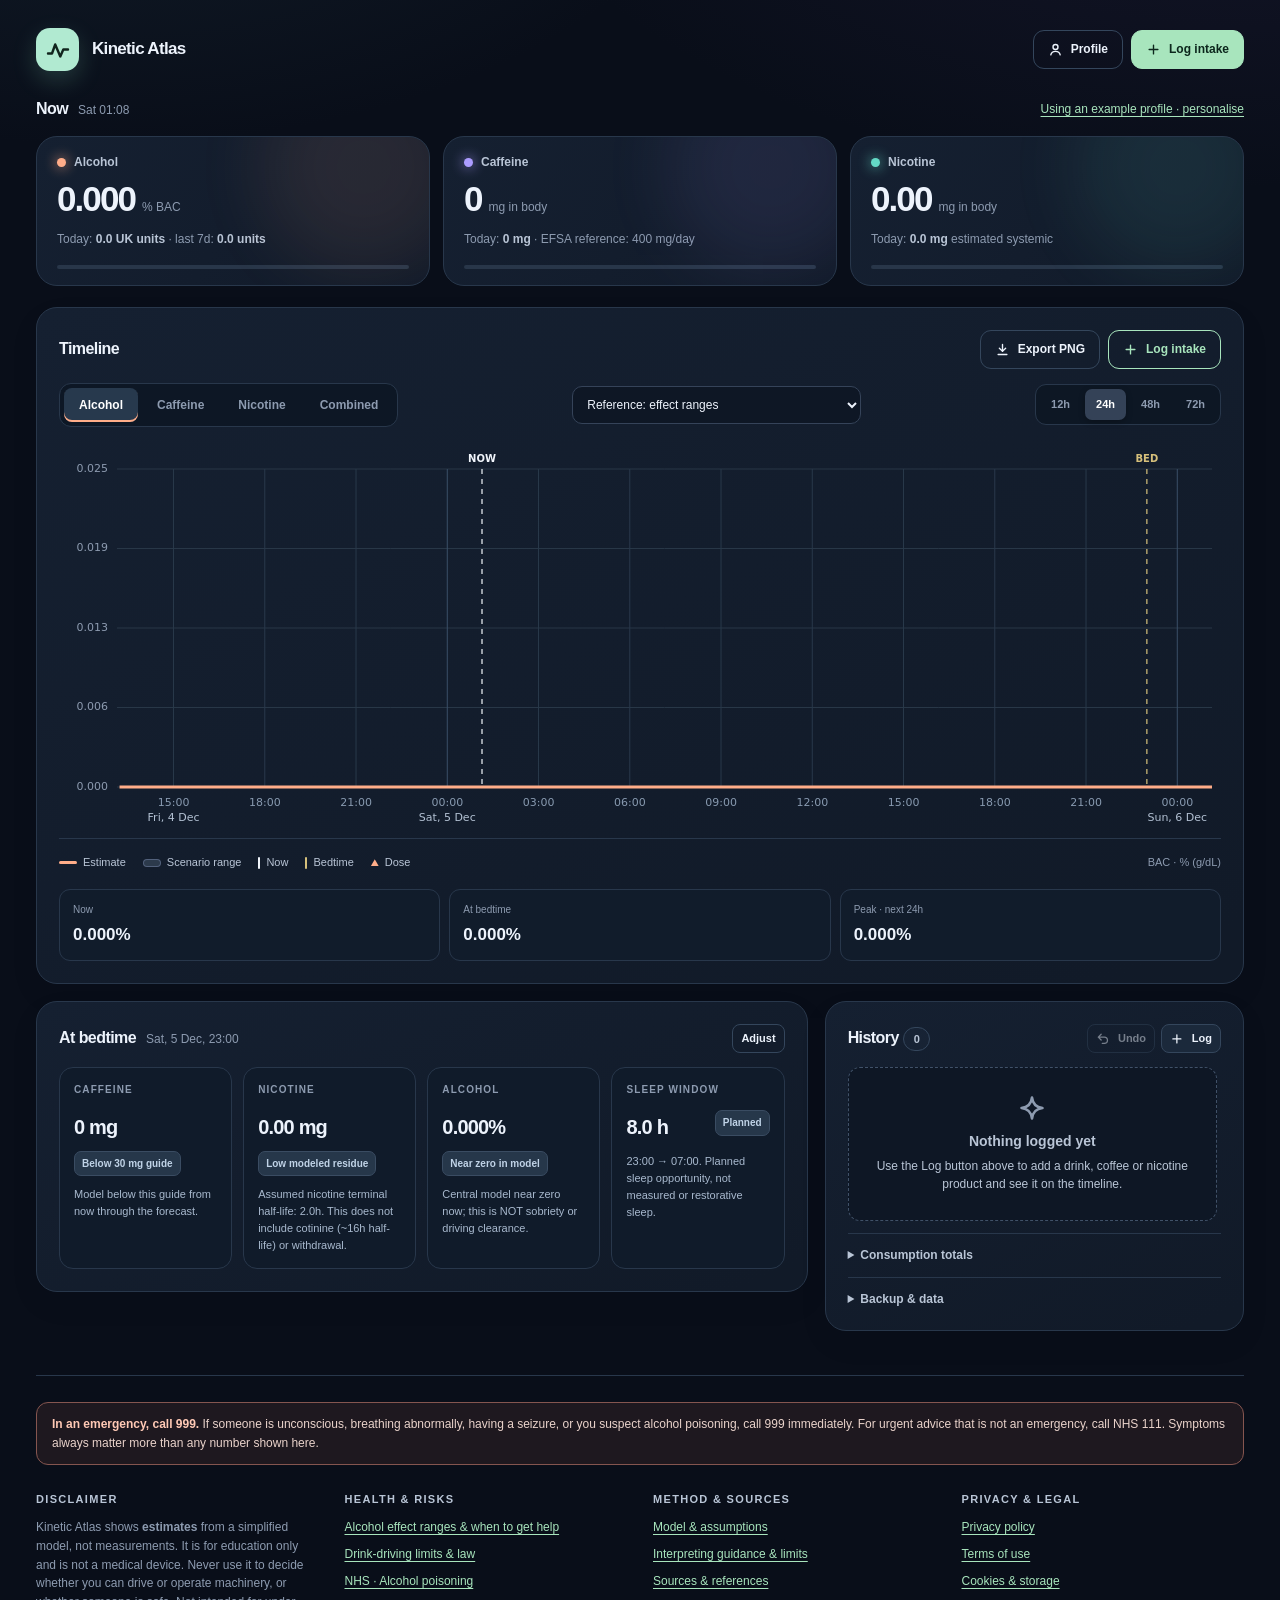
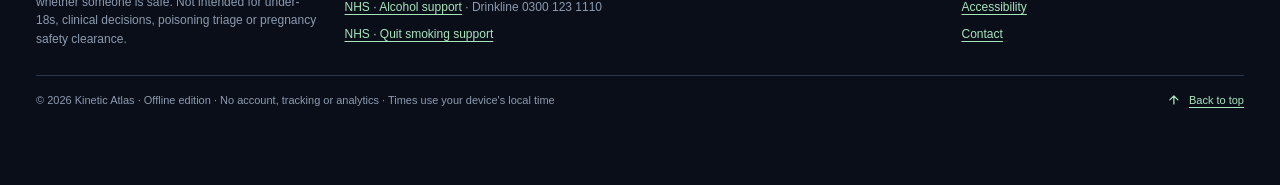
<file: kinetic_atlas.html>
<!DOCTYPE html><html lang="en"><head><meta charset="utf-8"><meta name="viewport" content="width=device-width,initial-scale=1"><meta name="theme-color" content="#0b111d"><meta name="description" content="Offline local-first alcohol caffeine nicotine pharmacokinetics explorer"><title>Kinetic Atlas · Personal exposure lab</title><style>
:root{color-scheme:dark;--bg:#090e19;--surface:#111a29;--border:#28374b;--border2:#34465c;--text:#edf3fc;--muted:#8d9bb0;--soft:#b9c5d6;--primary:#a8e5bd;--alc:#ffad89;--caf:#ac9cff;--nic:#63d9c5;--danger:#ff7d83;--warn:#ffd089;--shadow:0 20px 70px #0206105e;--radius:21px}*{box-sizing:border-box}[hidden]{display:none!important}html{scroll-behavior:smooth}body{margin:0;background:radial-gradient(ellipse 850px 480px at 8% -12%,#253e4d55,transparent 75%),radial-gradient(ellipse 1100px 600px at 97% -13%,#392b5b46,transparent 70%),var(--bg);font:14px/1.55 Inter,ui-sans-serif,-apple-system,BlinkMacSystemFont,"Segoe UI",sans-serif;color:var(--text);min-height:100vh}button,input,select,textarea{font:inherit}button{cursor:pointer}button:disabled{opacity:.45;cursor:not-allowed}a{color:var(--primary);text-decoration-thickness:1px;text-underline-offset:3px}a:focus-visible,button:focus-visible,input:focus-visible,select:focus-visible,textarea:focus-visible{outline:2px solid var(--primary);outline-offset:3px}h1,h2,h3,h4,p{margin:0}h1,h2,h3{letter-spacing:-.035em}p{color:var(--soft)}.shell{max-width:1510px;margin:auto;padding:28px 36px 76px}.topbar{display:flex;align-items:center;justify-content:space-between;gap:12px;margin-bottom:26px}.brand{display:flex;align-items:center;gap:13px;text-decoration:none;color:var(--text)}.brandmark{width:43px;height:43px;border-radius:14px;background:#b1ead1;color:#11241d;display:grid;place-items:center;box-shadow:0 9px 24px #92e9c630}.brandname{font-size:17px;font-weight:850;letter-spacing:-.04em}.toolbar{display:flex;align-items:center;gap:8px;flex-wrap:wrap}.btn{display:inline-flex;justify-content:center;align-items:center;gap:8px;padding:9px 14px;border:1px solid var(--border2);border-radius:11px;background:#1b293b;color:var(--text);font-weight:700;font-size:12px;transition:.15s ease;min-height:39px}.btn:hover{background:#28394c;border-color:#5d7085}.btn-primary{background:var(--primary);border-color:var(--primary);color:#0c271c}.btn-primary:hover{background:#d2f5dd;border-color:#d2f5dd}.btn-ghost{background:transparent}.btn-outline{background:transparent;border-color:var(--primary);color:var(--primary)}.btn-outline:hover{background:#a8e5bd1f;border-color:#d2f5dd;color:#d2f5dd}.btn-outline:focus-visible{outline:2px solid var(--primary);outline-offset:3px;background:#a8e5bd1f}.btn-danger{border-color:#834951;color:#ffb3bb;background:#46292f}.btn-small{padding:5px 8px;min-height:28px;font-size:11px;border-radius:8px}.tag{font-size:11px;border:1px solid var(--border2);border-radius:100px;padding:5px 10px;color:var(--soft);background:#1a293a85}.tag.green{color:#b5efcf;border-color:#3b6658;background:#213c36}.metrics{display:grid;grid-template-columns:repeat(3,minmax(0,1fr));gap:13px;margin-bottom:21px}.metric{position:relative;overflow:hidden;border:1px solid var(--border);border-radius:var(--radius);background:linear-gradient(120deg,#152031,#111a29);padding:16px 20px}.metric:before{content:"";position:absolute;inset:-75px -40px auto auto;height:210px;width:210px;border-radius:50%;opacity:.09;background:var(--tone);filter:blur(35px)}.metric.alcohol{--tone:var(--alc)}.metric.caffeine{--tone:var(--caf)}.metric.nicotine{--tone:var(--nic)}.compound{display:flex;gap:8px;align-items:center;color:var(--soft);font-size:12px;font-weight:750}.compound-dot{height:9px;width:9px;border-radius:50%;background:var(--tone);box-shadow:0 0 13px var(--tone)}.metric-value{display:flex;align-items:baseline;gap:7px;margin-top:10px}.metric-value strong{font-weight:800;font-size:35px;line-height:1;letter-spacing:-.055em;font-variant-numeric:tabular-nums}.metric-value span{font-size:12px;color:var(--muted)}.metric-foot{color:var(--muted);font-size:12px;margin-top:13px}.metric-foot b{color:var(--soft)}.meter{height:4px;border-radius:6px;background:#283649;margin-top:16px;overflow:hidden}.meter>span{height:100%;display:block;background:var(--tone);border-radius:6px;transition:width .3s}.dashboard{display:grid;grid-template-columns:minmax(0,1.84fr) minmax(350px,1fr);gap:17px;align-items:start}.panel{border:1px solid var(--border);background:linear-gradient(155deg,#152031 0%,#111a28 95%);border-radius:var(--radius);box-shadow:0 12px 32px #0000000d;min-width:0}.panel-pad{padding:22px}.wide-column,.side-column{display:grid;gap:17px;min-width:0}.dashboard{grid-template-rows:auto 1fr}.dashboard>.wide-column,.dashboard>.side-column{display:contents}#sleepSec{grid-column:1;grid-row:1}#guideSec{grid-column:1;grid-row:2}#historySec{grid-column:2;grid-row:1/span 2}.panel-title{display:flex;justify-content:space-between;align-items:start;gap:12px;margin-bottom:17px}.panel-title h2{font-size:18px;font-weight:800}.panel-title p{font-size:11px;color:var(--muted);margin-top:4px}.pill-btns{display:flex;gap:4px;padding:4px;border:1px solid var(--border);border-radius:11px;background:#0d1724}.pill-btns button{background:transparent;border:0;border-radius:7px;color:var(--muted);font-size:11px;font-weight:750;padding:7px 11px}.pill-btns button.active{background:#344257;color:white;box-shadow:0 2px 6px #0004}.plot-head{display:flex;align-items:center;justify-content:space-between;gap:14px;flex-wrap:wrap}.tabs{display:flex;gap:4px;padding:4px;background:#0d1725;border:1px solid var(--border);border-radius:12px;flex-wrap:wrap}.tabs button{border:0;background:transparent;color:var(--muted);padding:8px 15px;border-radius:8px;font-size:12px;font-weight:780}.tabs button.active{background:#27394d;color:white}.tabs .alcohol.active{box-shadow:inset 0 -2px var(--alc)}.tabs .caffeine.active{box-shadow:inset 0 -2px var(--caf)}.tabs .nicotine.active{box-shadow:inset 0 -2px var(--nic)}.tabs .all.active{background:linear-gradient(90deg,var(--alc),var(--caf),var(--nic)) bottom/100% 2px no-repeat,#27394d}#scaleButtons:not([hidden])+#rangeButtons{margin-left:auto}@media(max-width:680px){#compoundTabs{display:grid;grid-template-columns:repeat(4,minmax(0,1fr))}#compoundTabs button{padding:8px 4px}.stats-row .statbox .cmb-val{font-size:11.5px;white-space:normal}}.chart-wrap{height:380px;position:relative;margin:22px -3px 3px;touch-action:pan-y}.chart-wrap canvas{width:100%;height:100%;display:block;cursor:crosshair}.chart-tooltip{display:none;position:absolute;z-index:4;pointer-events:none;background:#08111cee;border:1px solid #547084;border-radius:10px;padding:9px 12px;box-shadow:var(--shadow);min-width:164px;font-size:11px}.chart-tooltip strong{display:block;color:white;margin-bottom:4px}.chart-tooltip span{display:block;color:var(--soft)}.legend{display:flex;flex-wrap:wrap;gap:8px 17px;align-items:center;border-top:1px solid var(--border);padding-top:15px;margin-top:9px}.legend span{display:inline-flex;align-items:center;font-size:11px;color:var(--soft)}.legend i{display:inline-block;width:18px;height:3px;vertical-align:3px;margin-right:6px;background:#b2ddf0;border-radius:10px}.legend i.band{height:8px;background:#7e9ab13c;border:1px solid #7888ab80}.legend i.now{height:12px;width:2px;background:#f1f5fb}.legend i.bed{height:12px;width:2px;background:#d6c07b}.stats-row{display:grid;grid-template-columns:repeat(3,1fr);gap:9px;margin-top:18px}.statbox{border:1px solid var(--border);padding:12px 13px;background:#111c2b;border-radius:11px}.statbox span{display:block;font-size:10px;color:var(--muted);margin-bottom:4px}.statbox strong{font-size:17px;font-variant-numeric:tabular-nums}.statbox small{font-size:10px;color:var(--muted);font-weight:500}.statbox .cmb-val{display:block;font-size:13px;color:var(--soft);margin:0;line-height:1.55;white-space:nowrap;font-weight:600}.cmb-val b{color:white;font-weight:760;white-space:nowrap}.cmb-val abbr{text-decoration:none}.cmb-val i,.chart-tooltip i{display:inline-block;width:7px;height:7px;border-radius:50%;margin-right:5px;vertical-align:1px}.sleep-grid{display:grid;grid-template-columns:repeat(4,minmax(0,1fr));gap:11px}.insight{border:1px solid var(--border);border-radius:14px;background:#101b2a;padding:14px}.insight .micro{color:var(--muted);text-transform:uppercase;letter-spacing:.11em;font-size:10px;font-weight:800}.insight .big{font-size:20px;font-weight:800;letter-spacing:-.04em;margin-top:8px;font-variant-numeric:tabular-nums}.insight p{font-size:12px;margin-top:6px}.insight .detail{color:#a8b9ce;font-size:11px;margin-top:10px}.kpi-mini{display:flex;align-items:center;justify-content:space-between;margin-top:6px;gap:8px;flex-wrap:wrap}.badge-status{font-size:10px;border-radius:7px;background:#26374a;color:#c0d3e7;padding:4px 7px;border:1px solid #3a4c62;font-weight:700}.badge-status.warn{background:#453629;color:#ffddb1;border-color:#82614a}.badge-status.urgent{background:#4c2a32;color:#ffc1be;border-color:#875561}
.field label,.form-label{display:block;font-size:11px;color:var(--soft);font-weight:760;margin-bottom:6px}.input,select,textarea{width:100%;background:#0e1725;border:1px solid #354359;border-radius:10px;color:var(--text);padding:10px 12px;min-height:44px;outline:none;transition:border-color .15s}select{padding-right:24px}select option,select optgroup{background:#162234;color:white}.input:focus,select:focus,textarea:focus{border-color:#96d0b4;box-shadow:0 0 0 3px #8bd1ac19}.input::placeholder,textarea::placeholder{color:#72839b}.input[type="number"]{font-variant-numeric:tabular-nums}.formgrid{display:grid;grid-template-columns:repeat(2,minmax(0,1fr));gap:11px;align-items:end}.formgrid .full{grid-column:1/-1}.formhint{font-size:10px;color:var(--muted);margin-top:5px}.live-preview{display:flex;justify-content:space-between;gap:12px;border:1px solid #3a564e;background:#1a342d70;border-radius:11px;padding:11px 13px;margin:15px 0;align-items:center}.live-preview div{min-width:0}.live-preview small{display:block;font-size:10px;color:var(--muted)}.live-preview b{display:block;color:#d9f7e9;font-size:17px;letter-spacing:-.025em}.live-preview>span{font-size:11px;color:#bcdccf;text-align:right;max-width:190px}.entry-buttons{display:flex;gap:8px}.entry-buttons .btn-primary{flex:1}.feedback{min-height:18px;margin-top:8px;font-size:11px;color:#b0eac9}.history-tools{display:flex;gap:6px;align-items:center}.history-list{max-height:405px;overflow:auto;padding-right:4px;scrollbar-width:thin}.log-item{display:flex;align-items:center;gap:11px;padding:12px 2px;border-top:1px solid #29384a}.log-symbol{width:35px;height:35px;border-radius:11px;flex-shrink:0;background:#ffffff0a;display:grid;place-items:center;font-size:16px}.log-symbol.alcohol{color:var(--alc);background:#ffad8918}.log-symbol.caffeine{color:var(--caf);background:#ac9cff18}.log-symbol.nicotine{color:var(--nic);background:#63d9c518}.log-main{flex:1;min-width:0}.log-main b{font-size:12px;display:block;overflow:hidden;text-overflow:ellipsis;white-space:nowrap}.log-main small{font-size:10px;color:var(--muted);display:block}.log-dose{text-align:right;white-space:nowrap}.log-dose b{font-size:12px}.log-dose small{font-size:10px;color:var(--muted);display:block}.log-actions{display:flex;gap:2px}.log-actions button{color:var(--muted);background:transparent;border:0;font-size:13px;padding:4px;border-radius:5px}.log-actions button:hover{background:#ffffff16;color:var(--text)}.empty-state{padding:26px;text-align:center;background:#0e1725;border:1px dashed #405168;border-radius:12px;color:var(--muted)}.empty-state b{display:block;color:var(--soft);margin:9px 0 4px}.empty-state p{font-size:12px}.interpretation{display:grid;gap:11px}.info-card{border:1px solid var(--border);border-left:3px solid var(--border2);border-radius:12px;padding:13px 14px;background:#101a29}.info-card.caution{border-left-color:var(--warn)}.info-card.urgent{border-left-color:var(--danger);background:#2a1a22}.info-sev{display:block;color:var(--muted);text-transform:uppercase;letter-spacing:.11em;font-size:10px;font-weight:800;margin-bottom:2px}.caution .info-sev{color:var(--warn)}.urgent .info-sev{color:var(--danger)}#guideSec{animation:guideIn .32s ease-out}@keyframes guideIn{from{opacity:0;transform:translateY(8px)}}.info-card b{display:block;font-size:12px}.info-card p{font-size:11px;margin-top:4px}.small-print{font-size:11px;color:var(--muted)}.fineprint{background:#0e1725;border:1px solid var(--border);border-radius:12px;padding:14px 16px;margin-top:12px}.fineprint h4{font-size:11px;margin-bottom:5px}.fineprint p{font-size:11px}.summary-table{width:100%;border-collapse:collapse;font-size:12px}.summary-table tr:not(:last-child) td{border-bottom:1px solid var(--border)}.summary-table td{padding:11px 0;color:var(--soft)}.summary-table td:last-child{text-align:right;color:var(--text);font-weight:750}dialog{border:1px solid #42556d;border-radius:21px;background:#111c2b;color:var(--text);padding:0;width:min(760px,calc(100% - 22px));max-height:min(90vh,910px);box-shadow:0 30px 100px #000b}dialog::backdrop{background:#010710cc;backdrop-filter:blur(7px)}.dialog-body{padding:24px;overflow:auto;max-height:calc(90vh - 75px)}.dialog-head{display:flex;align-items:start;justify-content:space-between;gap:15px;padding:24px 24px 18px;border-bottom:1px solid var(--border)}.dialog-head h2{font-size:23px}.dialog-head p{font-size:12px;margin-top:5px}.dialog-footer{padding:15px 24px;border-top:1px solid var(--border);display:flex;gap:8px;justify-content:space-between;align-items:center;flex-wrap:wrap;background:#121e2d}.settings-block{border-top:1px solid var(--border);padding-top:18px;margin-top:18px}.settings-block:first-child{border-top:0;margin-top:0;padding-top:0}.settings-block h3{font-size:14px;margin-bottom:13px}.settings-grid{display:grid;grid-template-columns:repeat(3,1fr);gap:13px}.settings-note{font-size:11px;color:var(--muted);margin-top:12px}.sources-list{display:grid;gap:11px}.sources-list article{border:1px solid var(--border);border-radius:12px;padding:12px 15px;background:#0d1725}.sources-list article h4{font-size:12px;margin-bottom:5px}.sources-list article p{font-size:11px}.sources-list article a{font-size:11px;overflow-wrap:anywhere}.method-code{font-family:ui-monospace,SFMono-Regular,Consolas,monospace;color:#c5e7d8;background:#0d1725;border:1px solid var(--border);border-radius:10px;padding:13px;white-space:pre-wrap;font-size:11px}.notice{border:1px solid #6e5b49;background:#392d24;padding:10px 13px;border-radius:10px;font-size:11px;color:#ffdbad;margin-top:12px}.divider{height:1px;background:var(--border);margin:17px 0}.sr-only{position:absolute!important;width:1px;height:1px;padding:0;margin:-1px;overflow:hidden;clip:rect(0,0,0,0);white-space:nowrap;border:0}
.log-dose{max-width:96px;white-space:normal;line-height:1.3}
.monitor{margin-bottom:18px}#timelineSec{margin-bottom:17px}.sec-actions{display:flex;gap:8px;flex-wrap:wrap}.sec-head{display:flex;align-items:center;justify-content:space-between;gap:10px;flex-wrap:wrap;margin-bottom:14px}.sec-head h2{font-size:16px;font-weight:800}.muted{color:var(--muted);font-weight:500;font-size:12px;letter-spacing:0;margin-left:6px;font-variant-numeric:tabular-nums}.linkbtn{background:none;border:0;padding:0;color:var(--primary);font-size:12px;text-align:left;text-decoration:underline;text-decoration-thickness:1px;text-underline-offset:3px}.legend-unit{margin-left:auto;color:var(--muted)!important}.plot-note{font-size:11px;color:var(--muted);margin-top:8px;line-height:1.5}.more-btn{width:100%;margin-top:6px}.drawer{border-top:1px solid var(--border);margin-top:12px;padding-top:12px}.drawer summary{cursor:pointer;font-size:12px;font-weight:750;color:var(--soft)}.drawer[open] summary{margin-bottom:10px}.data-tools{display:flex;gap:6px;flex-wrap:wrap;margin-top:10px}.adv{border:1px solid var(--border);border-radius:12px;padding:12px 14px;margin-top:18px}.adv summary{cursor:pointer;font-weight:750;font-size:13px}.adv[open] summary{margin-bottom:14px}.dialog-narrow{width:min(560px,calc(100% - 22px))}.toast{position:fixed;left:50%;bottom:22px;transform:translate(-50%,16px);opacity:0;pointer-events:none;z-index:50;max-width:calc(100% - 32px);background:#1b293b;border:1px solid var(--border2);border-radius:12px;padding:10px 16px;font-size:12px;box-shadow:var(--shadow);transition:.2s ease}.toast.show{opacity:1;transform:translate(-50%,0)}.site-foot{margin-top:44px;border-top:1px solid var(--border);padding-top:26px;color:var(--muted);font-size:12px}.foot-alert{border:1px solid #85554f;background:#3f282966;border-radius:12px;padding:12px 15px;color:#ead3cb}.foot-alert strong{color:#ffc9b5}.foot-grid{display:grid;grid-template-columns:repeat(4,minmax(0,1fr));gap:26px;margin:26px 0}.foot-grid h3{font-size:11px;text-transform:uppercase;letter-spacing:.12em;color:var(--soft);margin-bottom:10px}.foot-grid p{font-size:12px;color:var(--muted)}.foot-grid ul{list-style:none;margin:0;padding:0;display:grid;gap:8px}.foot-grid a{font-size:12px}.foot-base{display:flex;justify-content:space-between;gap:12px;flex-wrap:wrap;border-top:1px solid var(--border);padding-top:16px;font-size:11px}.law-table td{vertical-align:top}.law-table td:first-child{width:9.5em;padding-right:12px}.law-table td:last-child{text-align:left;font-weight:400}.law-ref select{width:auto;max-width:100%;min-height:38px;padding:6px 28px 6px 10px;font-size:12px}.law-key ul{margin:4px 0;padding-left:18px}.legal p{font-size:12px}.legal p+p{margin-top:8px}.legal code{font-size:11px}
.legend i.dose{width:8px;height:7px;vertical-align:0;border-radius:0;clip-path:polygon(50% 0,100% 100%,0 100%)}.chart-tooltip .tip-doses{border-top:1px solid #547084;margin-top:6px;padding-top:6px}.chart-tooltip .tip-doses span{max-width:250px;white-space:nowrap;overflow:hidden;text-overflow:ellipsis}
.ic{width:1.25em;height:1.25em;flex-shrink:0;vertical-align:-.25em;fill:none;stroke:currentColor;stroke-width:2.2;stroke-linecap:round;stroke-linejoin:round}.empty-state .ic{display:block;width:28px;height:28px;margin:0 auto}.foot-base a{display:inline-flex;align-items:center;gap:8px}.log-actions button{padding:4px 2px}.log-actions .ic{width:15px;height:15px}
@media(max-width:1120px){.dashboard{grid-template-columns:minmax(0,1.3fr) minmax(305px,.85fr)}.shell{padding:22px}.panel-pad{padding:18px}.sleep-grid{grid-template-columns:repeat(2,minmax(0,1fr))}}@media(max-width:900px){.dashboard{grid-template-columns:1fr}.wide-column,.side-column{display:contents}#historySec{order:2}#sleepSec{order:3}#guideSec{order:4}#sleepSec,#historySec,#guideSec{grid-column:auto;grid-row:auto}.dashboard{grid-template-rows:none}.foot-grid{grid-template-columns:repeat(2,minmax(0,1fr))}}@media(max-width:680px){.shell{padding:12px 12px 40px}.topbar{margin-bottom:16px}.hide-sm{display:none}.monitor{margin-bottom:14px}.monitor .sec-head{margin-bottom:8px}.metrics{gap:6px;margin-bottom:0}.metric{padding:10px 11px;border-radius:14px}.metric:before{display:none}.compound{font-size:11px}.metric-value{flex-direction:column;align-items:flex-start;gap:0;margin-top:4px}.metric-value strong{font-size:21px}.metric-value span{font-size:10px}.metric-foot,.meter{display:none}.settings-grid{grid-template-columns:repeat(2,1fr)}.plot-head{align-items:stretch}.chart-wrap{height:260px;margin-top:16px}.statbox{padding:9px 10px}.statbox strong{font-size:14px}.foot-grid{grid-template-columns:1fr;gap:20px}.dialog-body{padding:16px}.dialog-head{padding:18px 16px}.dialog-footer{padding:12px 16px}}@media(prefers-reduced-motion:reduce){*,*:before,*:after{scroll-behavior:auto!important;transition:none!important}#guideSec{animation:none}}
</style></head><body><div class="shell">
<svg width="0" height="0" style="position:absolute" aria-hidden="true"><symbol id="i-plus" viewBox="0 0 24 24"><path d="M12 5v14M5 12h14"/></symbol><symbol id="i-close" viewBox="0 0 24 24"><path d="M6 6l12 12M18 6 6 18"/></symbol><symbol id="i-download" viewBox="0 0 24 24"><path d="M12 4v11M7 10l5 5 5-5M5 20h14"/></symbol><symbol id="i-upload" viewBox="0 0 24 24"><path d="M12 15V4M7 9l5-5 5 5M5 20h14"/></symbol><symbol id="i-check" viewBox="0 0 24 24"><path d="M5 12.5l4.5 4.5L19 7.5"/></symbol><symbol id="i-user" viewBox="0 0 24 24"><circle cx="12" cy="8" r="4"/><path d="M4.5 20.5c.8-3.6 3.8-5.5 7.5-5.5s6.7 1.9 7.5 5.5"/></symbol><symbol id="i-undo" viewBox="0 0 24 24"><path d="M9 14 4 9l5-5M4 9h10.5a5.5 5.5 0 0 1 0 11H11"/></symbol><symbol id="i-up" viewBox="0 0 24 24"><path d="M12 19V5M5 12l7-7 7 7"/></symbol><symbol id="i-refresh" viewBox="0 0 24 24"><path d="M20 12a8 8 0 1 1-2.34-5.66L20 8.5M20 3.5v5h-5"/></symbol><symbol id="i-spark" viewBox="0 0 24 24"><path d="M12 3c.6 5.4 3.6 8.4 9 9-5.4.6-8.4 3.6-9 9-.6-5.4-3.6-8.4-9-9 5.4-.6 8.4-3.6 9-9z"/></symbol><symbol id="i-alcohol" viewBox="0 0 24 24"><path d="M7 3h10v3a5 5 0 0 1-10 0zM12 11v9M8.5 20h7"/></symbol><symbol id="i-caffeine" viewBox="0 0 24 24"><path d="M5 10h11v4.5a5 5 0 0 1-5 5h-1a5 5 0 0 1-5-5zM16 11.5h1.5a2.5 2.5 0 0 1 0 5H16M8.5 4v3M12.5 4v3"/></symbol><symbol id="i-nicotine" viewBox="0 0 24 24"><path d="M5 19C5 10 10 5 19 5c0 9-5 14-14 14zM5 19l7-7"/></symbol><symbol id="i-edit" viewBox="0 0 24 24"><path d="M4 20h4L19 9l-4-4L4 16zM13.5 6.5l4 4"/></symbol><symbol id="i-copy" viewBox="0 0 24 24"><rect x="9" y="9" width="11" height="11" rx="2"/><path d="M15 9V6a2 2 0 0 0-2-2H6a2 2 0 0 0-2 2v7a2 2 0 0 0 2 2h3"/></symbol><symbol id="i-delete" viewBox="0 0 24 24"><path d="M4 7h16M10 11v6M14 11v6M6 7l1 12a2 2 0 0 0 2 2h6a2 2 0 0 0 2-2l1-12M9 7V4h6v3"/></symbol></svg>
<header class="topbar"><a class="brand" href="#top"><span class="brandmark" aria-hidden="true"><svg width="26" height="26" viewBox="0 0 26 26" fill="none"><path d="M3 16.5h4l3.2-9 5.1 12 3-7H23" stroke="currentColor" stroke-width="2.4" stroke-linecap="round" stroke-linejoin="round"/></svg></span><span class="brandname">Kinetic Atlas</span></a><div class="toolbar"><button type="button" class="btn btn-ghost" data-open="profileDialog" aria-label="Profile"><svg class="ic" aria-hidden="true"><use href="#i-user"/></svg><span class="hide-sm">Profile</span></button><button type="button" class="btn btn-primary" data-open="entryDialog"><svg class="ic" aria-hidden="true"><use href="#i-plus"/></svg>Log intake</button></div></header>
<main id="top"><p class="notice" id="storageWarn" role="alert" hidden>Browser storage is unavailable. Export your data before closing this page.</p>
<section class="monitor" aria-labelledby="nowTitle"><div class="sec-head"><h2 id="nowTitle">Now <span class="muted" id="liveClock"></span></h2><button type="button" class="linkbtn" id="profileHint" data-open="profileDialog" hidden>Using an example profile · personalise</button></div><div class="metrics"><article class="metric alcohol"><span class="compound"><i class="compound-dot"></i>Alcohol</span><div class="metric-value"><strong id="metricAlc">0.000</strong><span>% BAC</span></div><div class="metric-foot" id="metricAlcSub"></div><div class="meter"><span id="meterAlc" style="width:0%"></span></div></article><article class="metric caffeine"><span class="compound"><i class="compound-dot"></i>Caffeine</span><div class="metric-value"><strong id="metricCaf">0</strong><span>mg in body</span></div><div class="metric-foot" id="metricCafSub"></div><div class="meter"><span id="meterCaf" style="width:0%"></span></div></article><article class="metric nicotine"><span class="compound"><i class="compound-dot"></i>Nicotine</span><div class="metric-value"><strong id="metricNic">0.0</strong><span>mg in body</span></div><div class="metric-foot" id="metricNicSub"></div><div class="meter"><span id="meterNic" style="width:0%"></span></div></article></div></section>
<section class="panel panel-pad" id="timelineSec" aria-labelledby="curveTitle"><div class="sec-head"><h2 id="curveTitle">Timeline</h2><div class="sec-actions"><button type="button" class="btn btn-ghost" id="exportPngBtn" title="Download the plot shown as a PNG image"><svg class="ic" aria-hidden="true"><use href="#i-download"/></svg>Export PNG</button><button type="button" class="btn btn-outline" id="timelineLogBtn" data-open="entryDialog"><svg class="ic" aria-hidden="true"><use href="#i-plus"/></svg>Log intake</button></div></div><div class="plot-head"><div class="tabs" id="compoundTabs" role="tablist" aria-label="Chart substance"><button data-type="alcohol" class="alcohol active" role="tab" aria-selected="true">Alcohol</button><button data-type="caffeine" class="caffeine" role="tab" aria-selected="false">Caffeine</button><button data-type="nicotine" class="nicotine" role="tab" aria-selected="false">Nicotine</button><button data-type="all" class="all" role="tab" aria-selected="false">Combined</button></div><div class="pill-btns" id="scaleButtons" role="group" aria-label="Combined chart scale" hidden><button class="active" data-scale="rel" aria-pressed="true" title="Each curve scaled to its own peak (0–1)">Relative</button><button data-scale="mg" aria-pressed="false" title="Amount in body, mg, log scale">mg</button></div><div class="law-ref" id="lawRefWrap"><label for="lawRef" class="sr-only">Alcohol reference lines</label><select id="lawRef"><option value="">Reference: effect ranges</option></select></div><div class="pill-btns" id="rangeButtons"><button data-range="12">12h</button><button class="active" data-range="24">24h</button><button data-range="48">48h</button><button data-range="72">72h</button></div></div><div class="chart-wrap" id="chartWrap"><canvas id="trajectory" role="img" aria-label="Estimated exposure over time">Canvas unsupported. Summary values are available below.</canvas><div class="chart-tooltip" id="chartTooltip"></div></div><div class="legend"><span><i id="legendLine"></i>Estimate</span><span><i class="band"></i>Scenario range</span><span data-cmb hidden><i style="background:#ffad89"></i>Alcohol</span><span data-cmb hidden><i style="background:#ac9cff"></i>Caffeine</span><span data-cmb hidden><i style="background:#63d9c5"></i>Nicotine</span><span><i class="now"></i>Now</span><span><i class="bed"></i>Bedtime</span><span><i class="dose" id="legendDose"></i>Dose</span><span class="legend-unit" id="plotUnit"></span></div><p class="plot-note" id="plotNote" hidden></p><div class="plot-note law-key" id="lawKey" hidden></div><div class="stats-row"><div class="statbox"><span>Now</span><strong id="chartNow">—</strong></div><div class="statbox"><span>At bedtime</span><strong id="chartBed">—</strong></div><div class="statbox"><span>Peak · next 24h</span><strong id="chartPeak">—</strong></div></div></section><div class="dashboard"><div class="wide-column">
<section class="panel panel-pad" id="sleepSec" aria-labelledby="sleepTitle"><div class="sec-head"><h2 id="sleepTitle">At bedtime <span class="muted" id="bedtimeText">—</span></h2><button type="button" class="btn btn-small btn-ghost" data-open="profileDialog">Adjust</button></div><div class="sleep-grid"><div class="insight"><div class="micro">Caffeine</div><div class="kpi-mini"><div class="big" id="bedCaf">—</div><span class="badge-status" id="cafSleepBadge"></span></div><div class="detail" id="cafCross"></div></div><div class="insight"><div class="micro">Nicotine</div><div class="kpi-mini"><div class="big" id="bedNic">—</div><span class="badge-status" id="nicSleepBadge"></span></div><div class="detail" id="nicCross"></div></div><div class="insight"><div class="micro">Alcohol</div><div class="kpi-mini"><div class="big" id="bedAlc">—</div><span class="badge-status" id="alcSleepBadge"></span></div><div class="detail" id="alcCross"></div></div><div class="insight"><div class="micro">Sleep window</div><div class="kpi-mini"><div class="big" id="sleepDuration">—</div><span class="badge-status">Planned</span></div><div class="detail" id="sleepContext"></div></div></div></section></div>
<div class="side-column"><section class="panel panel-pad" id="historySec" aria-labelledby="historyTitle"><div class="sec-head"><h2 id="historyTitle">History <span id="historyCount" class="tag">0</span></h2><div class="history-tools"><button type="button" class="btn btn-small btn-ghost" id="undoBtn" title="Undo last change"><svg class="ic" aria-hidden="true"><use href="#i-undo"/></svg>Undo</button><button type="button" class="btn btn-small" data-open="entryDialog"><svg class="ic" aria-hidden="true"><use href="#i-plus"/></svg>Log</button></div></div><div class="history-list" id="historyList"></div><details class="drawer"><summary>Consumption totals</summary><table class="summary-table"><tbody id="summaryRows"></tbody></table><p class="small-print" style="margin-top:8px">UK guidance is <b>14 units a week</b> for regular drinking: a low-risk guideline, not a quota or a guarantee of safety.</p></details><details class="drawer"><summary>Backup &amp; data</summary><p class="small-print">Your profile and history are stored in this browser only. Export regularly to keep a copy.</p><div class="data-tools"><button type="button" class="btn btn-small" id="exportBtn"><svg class="ic" aria-hidden="true"><use href="#i-download"/></svg>Export JSON</button><button type="button" class="btn btn-small" id="downloadCsvBtn"><svg class="ic" aria-hidden="true"><use href="#i-download"/></svg>Export CSV</button><button type="button" class="btn btn-small" id="importBtn"><svg class="ic" aria-hidden="true"><use href="#i-upload"/></svg>Import</button><button type="button" class="btn btn-small btn-danger" id="clearBtn">Clear all</button></div></details></section>
<section class="panel panel-pad" id="guideSec" aria-labelledby="interpretTitle" hidden><div class="sec-head"><h2 id="interpretTitle">Guidance</h2><button type="button" class="linkbtn" data-open="scienceDialog">How it's calculated</button></div><div class="interpretation" id="interpretation"></div></section></div></div>
<footer class="site-foot"><div class="foot-alert" role="note"><strong>In an emergency, call 999.</strong> If someone is unconscious, breathing abnormally, having a seizure, or you suspect alcohol poisoning, call 999 immediately. For urgent advice that is not an emergency, call NHS 111. Symptoms always matter more than any number shown here.</div>
<div class="foot-grid"><section><h3>Disclaimer</h3><p>Kinetic Atlas shows <b>estimates</b> from a simplified model, not measurements. It is for education only and is not a medical device. Never use it to decide whether you can drive or operate machinery, or whether someone is safe. Not intended for under-18s, clinical decisions, poisoning triage or pregnancy safety clearance.</p></section>
<section><h3>Health &amp; risks</h3><ul><li><button type="button" class="linkbtn" data-open="scienceDialog" data-section="sciRisks">Alcohol effect ranges &amp; when to get help</button></li><li><button type="button" class="linkbtn" data-open="scienceDialog" data-section="sciLaw">Drink-driving limits &amp; law</button></li><li><a href="https://www.nhs.uk/conditions/alcohol-poisoning/" target="_blank" rel="noopener noreferrer">NHS · Alcohol poisoning</a></li><li><a href="https://www.nhs.uk/live-well/alcohol-advice/alcohol-support/" target="_blank" rel="noopener noreferrer">NHS · Alcohol support</a> · Drinkline 0300 123 1110</li><li><a href="https://www.nhs.uk/better-health/quit-smoking/" target="_blank" rel="noopener noreferrer">NHS · Quit smoking support</a></li></ul></section>
<section><h3>Method &amp; sources</h3><ul><li><button type="button" class="linkbtn" data-open="scienceDialog">Model &amp; assumptions</button></li><li><button type="button" class="linkbtn" data-open="scienceDialog" data-section="sciGuidance">Interpreting guidance &amp; limits</button></li><li><button type="button" class="linkbtn" data-open="scienceDialog" data-section="sciSources">Sources &amp; references</button></li></ul></section>
<section><h3>Privacy &amp; legal</h3><ul><li><button type="button" class="linkbtn" data-open="legalDialog" data-section="legalPrivacy">Privacy policy</button></li><li><button type="button" class="linkbtn" data-open="legalDialog" data-section="legalTerms">Terms of use</button></li><li><button type="button" class="linkbtn" data-open="legalDialog" data-section="legalCookies">Cookies &amp; storage</button></li><li><button type="button" class="linkbtn" data-open="legalDialog" data-section="legalA11y">Accessibility</button></li><li><button type="button" class="linkbtn" data-open="legalDialog" data-section="legalContact">Contact</button></li></ul></section></div>
<div class="foot-base"><span>© 2026 Kinetic Atlas · Offline edition · No account, tracking or analytics · Times use your device's local time</span><a href="#top"><svg class="ic" aria-hidden="true"><use href="#i-up"/></svg>Back to top</a></div></footer></main></div>
<div class="toast" id="toast" role="status" aria-live="polite"></div><input type="file" id="importInput" accept="application/json,.json" hidden>
<dialog id="entryDialog" class="dialog-narrow" aria-labelledby="entryDialogTitle"><div class="dialog-head"><h2 id="entryDialogTitle">Log intake</h2><button type="button" class="btn btn-small" data-close="entryDialog" aria-label="Close"><svg class="ic" aria-hidden="true"><use href="#i-close"/></svg></button></div><form id="entryForm" autocomplete="off"><div class="dialog-body"><div class="tabs" id="intakeTabs" role="group" aria-label="Intake type" style="margin-bottom:17px"><button type="button" class="active alcohol" data-type="alcohol">Alcohol</button><button type="button" data-type="caffeine" class="caffeine">Caffeine</button><button type="button" data-type="nicotine" class="nicotine">Nicotine</button></div><div class="formgrid"><div class="field full"><label for="preset">Product / preparation</label><select id="preset"></select><div class="formhint" id="presetHint">Each preset is an editable starting point, not a laboratory value.</div></div><div class="field pouch-only" hidden><label for="pouchBrand">Brand</label><select id="pouchBrand"></select></div><div class="field pouch-only" hidden><label for="pouchMg">Strength</label><select id="pouchMg"></select></div><div class="field"><label for="entryDate">Date started (dd/mm/yyyy)</label><input class="input" id="entryDate" inputmode="decimal" placeholder="dd/mm/yyyy" required></div><div class="field"><label for="entryClock">Local time (<span id="entryClockFmt">24-hour</span>)</label><input class="input" id="entryClock" inputmode="decimal" required></div><div class="field"><label for="entryQty">Servings / items</label><input class="input" id="entryQty" type="number" min="0.1" max="100" step="0.1" value="1" required></div><div class="field"><label for="entryDuration">Intake duration (min)</label><input class="input" id="entryDuration" type="number" min="0" max="2880" step="1" value="15" required></div><div class="field alcohol-only"><label for="entryVolume">Volume per serving (mL)</label><input class="input" type="number" id="entryVolume" min="0" max="10000" step="1" value="568"></div><div class="field alcohol-only"><label for="entryAbv">Strength (% ABV)</label><input class="input" type="number" id="entryAbv" min="0" max="100" step="0.1" value="5"></div><div class="field alcohol-only"><label for="entryFood">Food with alcohol</label><select id="entryFood"><option value="no">Little / empty stomach</option><option value="yes">With food (slower onset)</option></select></div><div class="field caffeine-only" hidden><label for="entryCafMg">Caffeine per serving (mg)</label><input class="input" type="number" id="entryCafMg" min="0" max="2000" step="1" value="80"></div><div class="field caffeine-only" hidden><label for="entryCafVol">Cup / serving volume (mL)</label><input class="input" type="number" id="entryCafVol" min="0" max="5000" step="1" value="30"></div><div class="field nicotine-only" hidden><label for="entryNicMg">Nicotine per item (mg)</label><input class="input" type="number" id="entryNicMg" min="0" max="100" step="any" value="1.2"></div><div class="field nicotine-only" hidden><label for="entryNicF">Estimated absorbed (%)</label><input class="input" type="number" id="entryNicF" min="1" max="100" step="1" value="100"></div><div class="field full"><label for="entryNote">Note (optional)</label><input class="input" id="entryNote" type="text" maxlength="160" placeholder="e.g. after lunch, branded product, stronger brew"></div></div><div class="live-preview"><div><small id="entryCalcLabel">Calculated ethanol dose</small><b id="entryCalc">—</b></div><span id="entryCalcDetail">Label strength and exact pour size matter.</span></div><div class="feedback" id="entryFeedback" role="status" aria-live="polite"></div></div><div class="dialog-footer"><span></span><div style="display:flex;gap:8px"><button type="button" class="btn" data-close="entryDialog">Cancel</button><button type="submit" class="btn btn-primary" id="addBtn"><svg class="ic" aria-hidden="true"><use href="#i-plus"/></svg>Add to timeline</button></div></div></form></dialog>
<dialog id="profileDialog" aria-labelledby="profileDialogTitle"><div class="dialog-head"><h2 id="profileDialogTitle">Profile</h2><button type="button" class="btn btn-small" data-close="profileDialog" aria-label="Close profile"><svg class="ic" aria-hidden="true"><use href="#i-close"/></svg></button></div><form id="profileForm"><div class="dialog-body">
<div class="settings-block"><h3>About you</h3><div class="settings-grid"><div class="field"><label for="pAge">Age (years)</label><input class="input" type="number" id="pAge" min="18" max="110" step="1" required></div><div class="field"><label for="pWeight">Weight (kg)</label><input class="input" type="number" id="pWeight" min="30" max="300" step="0.1" required></div><div class="field"><label for="pHeight">Height (cm)</label><input class="input" type="number" id="pHeight" min="120" max="230" step="1" required></div><div class="field"><label for="pR">Alcohol distribution (r)</label><select id="pR"><option value="0.68">Higher-water reference · 0.68</option><option value="0.55">Lower-water reference · 0.55</option><option value="custom">Custom (advanced)</option></select></div><div class="field" id="pRCustomWrap"><label for="pRCustom">Custom r (0.45–0.80)</label><input class="input" type="number" min="0.45" max="0.80" step="0.01" id="pRCustom"></div><div class="field"><label for="pActivity">Usual activity</label><select id="pActivity"><option value="sedentary">Mostly sedentary</option><option value="moderate">Moderately active</option><option value="vigorous">Very active</option></select></div><div class="field"><label for="pMeals">Typical meals</label><select id="pMeals"><option value="regular">Regular meals</option><option value="variable">Irregular / variable</option><option value="restricted">Often low food intake</option></select></div><div class="field"><label for="pTolerance">Subjective stimulant sensitivity</label><select id="pTolerance"><option value="high">High sensitivity</option><option value="typical">Typical / unknown</option><option value="low">Low perceived sensitivity</option></select></div><div class="field"><label for="pNicUse">Nicotine use pattern</label><select id="pNicUse"><option value="none">None / occasional</option><option value="daily">Daily use</option><option value="former">Recently stopped</option></select></div></div><p class="settings-note">The alcohol distribution coefficient r is a coarse proxy for body water, not a biological sex test. Height, activity, age and tolerance are retained for context but are not inserted into unvalidated metabolism formulas.</p></div>
<div class="settings-block"><h3>Health context</h3><div class="settings-grid"><div class="field"><label for="pSmoker">Combustible tobacco smoking</label><select id="pSmoker"><option value="no">No</option><option value="yes">Currently smoking regularly</option><option value="former">Stopped recently</option></select></div><div class="field"><label for="pPregnant">Pregnancy / breastfeeding context</label><select id="pPregnant"><option value="no">No</option><option value="pregnant">Pregnant / possibly pregnant</option><option value="breastfeeding">Breastfeeding</option></select></div><div class="field"><label for="pHormonal">Combined hormonal contraceptives</label><select id="pHormonal"><option value="no">No / unknown</option><option value="yes">Yes</option></select></div><div class="field"><label for="pLiver">Liver health / clearance concern</label><select id="pLiver"><option value="no">None known</option><option value="yes">Liver condition / impaired clearance</option></select></div><div class="field"><label for="pMeds">Drug interactions affecting metabolism</label><select id="pMeds"><option value="no">None known / unsure</option><option value="yes">Possible interaction / CYP1A2 inhibitor</option></select></div><div class="field"><label for="pSleepSensitive">Sleep sensitivity to caffeine</label><select id="pSleepSensitive"><option value="usual">Usual / unknown</option><option value="high">Very sensitive</option><option value="low">Less sensitive</option></select></div></div><p class="settings-note">Pregnancy, liver illness, interacting medication and hormonal contraceptives can change pharmacokinetics considerably. The automatic half-life is a broad scenario; confirm medications with a clinician. Smoking tobacco—not nicotine alone—can alter caffeine clearance.</p></div>
<div class="settings-block"><h3>Region</h3><div class="settings-grid"><div class="field"><label for="pRegion">Laws &amp; guidelines shown for</label><select id="pRegion"></select></div></div><p class="settings-note">Sets the drink-driving limits, legal drinking age and drinking guidelines shown under <b>Drink-driving &amp; law</b>. The model and UK unit counts are unchanged.</p></div>
<div class="settings-block"><h3>Sleep schedule</h3><div class="settings-grid"><div class="field"><label for="pBed">Target bedtime (local)</label><input class="input" id="pBed" required></div><div class="field"><label for="pWake">Target wake time (local)</label><input class="input" id="pWake" required></div><div class="field"><label for="pClock">Time format</label><select id="pClock"><option value="24h">24-hour</option><option value="12h">12-hour am/pm</option></select></div></div></div>
<details class="adv"><summary>Advanced model parameters</summary><div class="settings-grid"><div class="field"><label for="pCafHalf">Caffeine half-life (hours)</label><input class="input" type="number" id="pCafHalf" min="1.5" max="20" step="0.5" required></div><div class="field"><label for="pNicHalf">Nicotine half-life (hours)</label><input class="input" type="number" id="pNicHalf" min="1" max="8" step="0.1" required></div><div class="field"><label for="pAlcRate">Alcohol BAC clearance (%/h)</label><input class="input" type="number" id="pAlcRate" min="0.005" max="0.030" step="0.001" required></div><div class="field"><label for="pCafGuide">Sleep visual guide (mg caffeine)</label><input class="input" type="number" id="pCafGuide" min="0" max="200" step="5" required></div></div><p class="settings-note">Initial assumptions: caffeine 5h, nicotine 2h, ethanol 0.015 % BAC/hour. The bedtime caffeine guide is a <b>user-selected reference line, not an evidence-based threshold</b>. Adjust half-lives for sensitivity testing, not to self-diagnose metabolism.</p><button type="button" class="btn btn-small" id="autoHalfBtn" style="margin-top:10px"><svg class="ic" aria-hidden="true"><use href="#i-refresh"/></svg>Suggest caffeine half-life from profile</button><div class="notice">Activity, hydration, perceived tolerance and body size do <b>not</b> automatically “speed up” alcohol removal. Profile details affect warnings only when evidence is too limited for a numerical correction.</div></details></div><div class="dialog-footer"><span class="small-print">Changes only affect this device. Existing doses remain unchanged.</span><div style="display:flex;gap:8px"><button type="button" class="btn" data-close="profileDialog">Cancel</button><button class="btn btn-primary" type="submit">Save profile</button></div></div></form></dialog>
<dialog id="legalDialog" aria-labelledby="legalDialogTitle"><div class="dialog-head"><h2 id="legalDialogTitle">Privacy &amp; legal</h2><button type="button" class="btn btn-small" data-close="legalDialog" aria-label="Close"><svg class="ic" aria-hidden="true"><use href="#i-close"/></svg></button></div><div class="dialog-body legal"><p class="notice" style="margin:0 0 18px">Draft placeholders. These texts must be completed and legally reviewed before any public or hosted release.</p>
<div class="settings-block" id="legalPrivacy"><h3>Privacy policy</h3><p>This offline edition has no account, server, analytics or tracking. Your profile and intake history are saved only in this browser's local storage and never leave the device unless you export them yourself.</p><p>The data you enter (substance use, pregnancy, medication and liver context) is health-related and counts as special-category personal data under UK GDPR. A hosted version will require explicit consent and will set out: the data controller [placeholder], lawful basis [placeholder], retention periods [placeholder], processors [placeholder], and your rights to access, correct, delete, port your data and withdraw consent. You may complain to the <a href="https://ico.org.uk/" target="_blank" rel="noopener noreferrer">Information Commissioner's Office</a>.</p></div>
<div class="settings-block" id="legalTerms"><h3>Terms of use</h3><p>Kinetic Atlas is provided for education, "as is", without warranty. It is not a medical device and does not give medical advice. You must be 18 or over. You remain responsible for any decision you make; never use it to judge fitness to drive or someone's safety. [Full terms, governing law and liability wording: placeholder.]</p></div>
<div class="settings-block" id="legalCookies"><h3>Cookies &amp; storage</h3><p>No cookies are set. One local storage entry (<code>kinetic-atlas-offline-v2</code>) holds your profile and history. Clearing site data, or using a private window, removes it. Use "Backup &amp; data" in History to export a copy.</p></div>
<div class="settings-block" id="legalA11y"><h3>Accessibility</h3><p>We aim to meet WCAG 2.2 AA. The chart is keyboard-navigable (focus it, then use the arrow keys) and every value shown on it is also available as text. [Known issues and audit date: placeholder.]</p></div>
<div class="settings-block" id="legalContact"><h3>Contact</h3><p>Questions, privacy requests or accessibility issues: [contact email placeholder]. For medical concerns, contact NHS 111 or your GP; in an emergency, call 999.</p></div></div><div class="dialog-footer"><span class="small-print">Last updated: draft</span><button type="button" class="btn btn-primary" data-close="legalDialog">Close</button></div></dialog>
<dialog id="scienceDialog" aria-labelledby="scienceDialogTitle"><div class="dialog-head"><div><h2 id="scienceDialogTitle">Model, evidence &amp; limitations</h2></div><button type="button" class="btn btn-small" data-close="scienceDialog" aria-label="Close"><svg class="ic" aria-hidden="true"><use href="#i-close"/></svg></button></div><div class="dialog-body">
<div class="settings-block"><h3>What the curves mean</h3><p style="font-size:12px">The alcohol line approximates blood ethanol concentration (BAC, g/dL = %); it is <b>not</b> a blood or breath measurement. Caffeine and nicotine lines track estimated systemic <b>amount remaining (mg)</b> in a simplified compartment, not a direct measurement of plasma concentration or receptor occupancy. The shaded regions are hypothetical parameter scenarios, <b>not statistical confidence intervals</b>. Sensitivity to substances is not determined by concentration alone. The <b>Combined</b> chart draws only the central lines. In <b>Relative</b> mode each curve is divided by its own peak in the visible window (zero stays zero), so timing and shape compare across substances but heights do not; the real ranges are listed under the chart. In <b>mg</b> mode all three are shown as estimated mg in the body on a log (×10 per gridline) axis, with alcohol converted from BAC to ethanol mass by the same Widmark relation: ethanol_mg = BAC_% × r × weight_kg × 10 × 1000.</p></div>
<div class="settings-block"><h3>Core calculations</h3><div class="method-code">UK alcohol units = volume_mL × ABV_% ÷ 1000
Ethanol mass_g ≈ volume_mL × (ABV_% ÷ 100) × 0.789
BAC_% after absorption ≈ ethanol_g ÷ (r × weight_kg × 10)
BAC evolution: add modeled absorbed increments; subtract beta_%/hour to zero
Caffeine/nicotine: linear 1-compartment absorption + first-order elimination
Elimination k = ln(2) ÷ half_life_hours
Pouch absorbed_% ≈ 60 × (1 − e^(−minutes_in_mouth ÷ 25))
Product administration is uniform over entered intake duration.</div><p class="settings-note">Absorption is approximate: stomach contents, drink strength, formulation, gastric emptying, time of last dose and individual physiology matter. Alcohol clearance is modeled at a constant BAC rate; caffeine and nicotine follow exponential elimination. No attempt is made to model cotinine, acetaldehyde, active caffeine metabolites, genetic variants, withdrawal, tolerance or combined-drug interactions. For acute and chronic illness, these simplifications may be wrong.</p></div>
<div class="settings-block"><h3>Parameter assumptions and boundaries</h3><p style="font-size:12px">Alcohol uses r = 0.68 or 0.55 (editable), clearance default 0.015 %/h, and absorption delay depending on food. Illustrative alcohol bands change r by ±0.06 and clearance roughly between 0.010 and 0.022 %/h. Caffeine typical adult terminal half-life ~5h (range often 3–7h, sometimes much longer in pregnancy/interactions), with fast oral absorption. Nicotine average terminal half-life ~2h (often 1–4h), product-dependent uptake. Bands vary half-life (0.7× to 1.5×). A cigarette typically delivers ~1–2mg systemic nicotine; pouches and vapes vary widely. Pouch absorbed % is <b>an editable approximation</b> and is not a validated universal fraction. Patch presets represent release of stated systemic mg over 16–24h. Coffee concentrations vary with beans, recipes, yields and brew ratios; always correct estimates against labels when possible.</p></div>
<div class="settings-block" id="sciPouch"><h3>Nicotine pouches: brand, strength &amp; time in mouth</h3><p style="font-size:12px">Brand and strength only set the <b>label nicotine per pouch</b>; every pouch uses the same model. Label mg is <b>not</b> absorbed mg: measured pouches hold roughly 80–110% of the label, and only part of it leaves the pouch. The absorbed % follows time in mouth: absorbed_% ≈ 60 × (1 − e^(−minutes ÷ 25)), about 20% at 10 min, 33% at 20, 42% at 30 and 55% at 60. Fmax = 60% and τ = 25 min are a least-squares fit to used-pouch extraction studies: Azzopardi et al. 2026 (VELO 11 mg: 28, 36, 44% after 10, 20, 30 min; 20 mg: 22, 30, 37%), Lunell et al. 2020 (ZYN 3–8 mg: 50–59% after 60 min), Knopp et al. 2022 (dry ZYN: 17% at 15 min, 56% at 60) and Mallock-Ohnesorg et al. 2024 (24–52% after 20 min). Extracted nicotine is treated as absorbed because under 5% of it was swallowed (Azzopardi 2026). Individuals range from about 10% to 67%, larger and stronger pouches release a smaller share, dry pouches start slower, and three of the four studies were industry-funded, so treat the curve as <b>an editable starting point</b>. It applies to pouches only, not gum, lozenges, patches, cigarettes or vapes. Changing duration recalculates absorbed %, which stays editable; saved entries keep their own %.</p><p style="font-size:12px;margin-top:8px">Brand strengths (UK, checked November 2026) come from the manufacturers' UK pages for VELO, Nordic Spirit, ZYN and XQS, and from at least two UK retailers stating mg per pouch for on!, Killa and Pablo. LOOP, and strengths quoted only in mg/g or by a single retailer, are left out. Ranges change: check the can and edit the mg if it differs.</p></div>
<div class="settings-block" id="sciGuidance"><h3>How to interpret guidance</h3><p style="font-size:12px">EFSA considers up to 200mg in one caffeine dose and 400mg/day generally without safety concern for healthy non-pregnant adults, and up to 200mg/day in pregnancy. These are reference assessments, <b>not individual targets or guarantees</b>. Around 100mg near bedtime may disrupt sleep in some adults. UK NHS advises no more than 14 alcohol units/week on a regular basis, spread over 3 or more days; no amount is completely risk free. Acute intoxication can occur at lower BAC than reference bands, with tolerance and co-exposures altering symptoms. Nicotine has no safe-intake threshold applicable to everybody. This tool cannot estimate sleep architecture, fitness to drive, toxicity, dependence, legal BAC or risk of injury. The Guidance panel stays hidden until something in it applies to your data: a BAC band, weekly units or caffeine reference is crossed, alcohol overlaps with caffeine or nicotine, or a profile caveat (pregnancy, liver or medication, smoking, stimulant or sleep sensitivity) meets a substance logged today or still modeled in the body (above 0.001% BAC, 10 mg caffeine or 0.1 mg nicotine).</p></div>
<div class="settings-block" id="sciSources"><h3>Sources (links are reference-only; app still works offline)</h3><div class="sources-list">
<article><h4>UK NHS · Alcohol units &amp; measures</h4><p>1 UK unit = 10mL or approximately 8g of ethanol. Drink strengths and portion sizes.</p><a href="https://www.nhs.uk/live-well/alcohol-advice/calculating-alcohol-units/" target="_blank" rel="noopener noreferrer">nhs.uk · calculating alcohol units</a></article>
<article><h4>UK NHS · Alcohol poisoning</h4><p>Symptom-based emergency recognition and advice to call 999.</p><a href="https://www.nhs.uk/conditions/alcohol-poisoning/" target="_blank" rel="noopener noreferrer">nhs.uk · alcohol poisoning</a></article>
<article><h4>European Food Safety Authority · Caffeine</h4><p>Healthy adult/pregnancy intake reference values and common beverage dose estimates.</p><a href="https://www.efsa.europa.eu/en/topics/topic/caffeine" target="_blank" rel="noopener noreferrer">efsa.europa.eu · caffeine</a></article>
<article><h4>NCBI Bookshelf · Caffeine (StatPearls)</h4><p>Absorption, typical elimination half-life and important modifiers.</p><a href="https://www.ncbi.nlm.nih.gov/books/NBK519490/" target="_blank" rel="noopener noreferrer">ncbi.nlm.nih.gov · caffeine kinetics</a></article>
<article><h4>NCBI Bookshelf · Nicotine &amp; product bioavailability</h4><p>Ranges for absorbed nicotine from cigarettes and nicotine replacement, half-life.</p><a href="https://www.ncbi.nlm.nih.gov/books/NBK53018/table/ch4.t4/" target="_blank" rel="noopener noreferrer">ncbi.nlm.nih.gov · nicotine absorption table</a></article>
<article><h4>Benowitz et al. / NCBI Bookshelf · Nicotine pharmacokinetics</h4><p>Terminal nicotine half-life around two hours, with product-dependent exposure.</p><a href="https://www.ncbi.nlm.nih.gov/books/NBK507191/" target="_blank" rel="noopener noreferrer">ncbi.nlm.nih.gov · nicotine</a></article>
<article><h4>Sleep research · Caffeine dose &amp; timing (2024/2025)</h4><p>400mg caffeine within 12h of bedtime can harm sleep in a crossover study. Effects vary by individual.</p><a href="https://pubmed.ncbi.nlm.nih.gov/39377163/" target="_blank" rel="noopener noreferrer">pubmed.ncbi.nlm.nih.gov · trial</a></article>
<article><h4>NIH / NCBI · Nicotine pouches trial</h4><p>Observed pouch nicotine Tmax and large formulation differences.</p><a href="https://pmc.ncbi.nlm.nih.gov/articles/PMC8917032/" target="_blank" rel="noopener noreferrer">pmc.ncbi.nlm.nih.gov · pouch pharmacokinetics</a></article>
<article><h4>Azzopardi et al. 2026 · Pouch use duration &amp; extraction</h4><p>VELO 11 and 20 mg used for 10, 20 and 30 min: nicotine extracted from used pouches, swallowed fraction under 5%. Main source for the time-in-mouth curve.</p><a href="https://pmc.ncbi.nlm.nih.gov/articles/PMC12709140/" target="_blank" rel="noopener noreferrer">pmc.ncbi.nlm.nih.gov · J Clin Pharmacol</a></article>
<article><h4>Lunell et al. 2020 · ZYN pharmacokinetics</h4><p>ZYN 3, 6 and 8 mg held for 60 min released 50–59% of their nicotine.</p><a href="https://doi.org/10.1093/ntr/ntaa068" target="_blank" rel="noopener noreferrer">doi.org · Nicotine Tob Res</a></article>
<article><h4>Knopp et al. 2022 · Pouch nicotine release in vivo &amp; in vitro</h4><p>Dry ZYN 6 mg: 17% released at 15 min, 56% at 60 min.</p><a href="https://doi.org/10.3390/separations9020052" target="_blank" rel="noopener noreferrer">doi.org · Separations</a></article>
<article><h4>Mallock-Ohnesorg et al. 2024 · High-strength pouches</h4><p>Independent study: 6–30 mg pouches used for 20 min released 24–52%; contents were 80–90% of the label.</p><a href="https://pmc.ncbi.nlm.nih.gov/articles/PMC11150668/" target="_blank" rel="noopener noreferrer">pmc.ncbi.nlm.nih.gov · Front Pharmacol</a></article>
<article><h4>Manufacturer UK pages · Pouch strengths</h4><p>mg per pouch for the VELO, Nordic Spirit, ZYN and XQS presets.</p><a href="https://www.velo.com/en-gb/blogs/guides/nicotine-strength-guide" target="_blank" rel="noopener noreferrer">velo.com</a> · <a href="https://nordicspirit.co.uk/blog/understanding-nordic-spirit-strengths" target="_blank" rel="noopener noreferrer">nordicspirit.co.uk</a> · <a href="https://www.zyn.com/gb/en/zyn-strengths-and-mg-levels.html" target="_blank" rel="noopener noreferrer">zyn.com</a> · <a href="https://xqs.com/uk/Tropical-UK/XQS-UK-TL" target="_blank" rel="noopener noreferrer">xqs.com 4 mg</a> · <a href="https://xqs.com/uk/Blueberry-Mint-UK/XQS-UK-BM" target="_blank" rel="noopener noreferrer">8 mg</a> · <a href="https://xqs.com/uk/Arctic-Freeze-UK/XQS-UK-AF" target="_blank" rel="noopener noreferrer">11.2 mg</a></article>
<article><h4>UK retailers · Pouch strengths</h4><p>mg per pouch for on!, Killa and Pablo (each confirmed by two retailers) and ZYN 1.5 mg.</p><a href="https://groceries.morrisons.com/products/on-plus-smooth-mint-strong/114035623" target="_blank" rel="noopener noreferrer">on! · morrisons.com</a> · <a href="https://www.northerner.com/uk/on/on-strengths" target="_blank" rel="noopener noreferrer">on! · northerner.com</a> · <a href="https://greyhaze.co.uk/products/cold-dry-killa-exclusive-nicotine-snus-pouches" target="_blank" rel="noopener noreferrer">Killa · greyhaze.co.uk</a> · <a href="https://www.northerner.com/uk/killa/killa-snus-mg" target="_blank" rel="noopener noreferrer">Killa · northerner.com</a> · <a href="https://greyhaze.co.uk/products/strawberry-cheesecake-pablo-nicotine-snus-pouches" target="_blank" rel="noopener noreferrer">Pablo · greyhaze.co.uk</a> · <a href="https://www.northerner.com/uk/pablo" target="_blank" rel="noopener noreferrer">Pablo · northerner.com</a> · <a href="https://www.ecigarettedirect.co.uk/collections/pablo-nicotine-pouches" target="_blank" rel="noopener noreferrer">Pablo · ecigarettedirect.co.uk</a> · <a href="https://www.vapesuperstore.co.uk/blogs/news/pablo-nicotine-pouches-review" target="_blank" rel="noopener noreferrer">Pablo · vapesuperstore.co.uk</a> · <a href="https://groceries.morrisons.com/products/zyn-black-cherry-1-5mg-nicotine-pouches/115891026" target="_blank" rel="noopener noreferrer">ZYN 1.5 mg · morrisons.com</a></article>
</div></div><div class="settings-block" id="sciRisks"><h3>Alcohol effect ranges &amp; when to get help</h3><table class="summary-table"><tbody><tr><td>0.00–0.019%</td><td>Effects may still occur; not a clearance result</td></tr><tr><td>0.02–0.049%</td><td>Attention, judgment &amp; reaction time may worsen</td></tr><tr><td>0.05–0.079%</td><td>More notable impairment; coordination may suffer</td></tr><tr><td>0.08–0.149%</td><td>Substantial motor and cognitive impairment possible</td></tr><tr><td>≥ 0.15%</td><td>Serious impairment and poisoning risk can rise</td></tr></tbody></table><p style="font-size:12px;margin-top:8px">Estimated BAC % (g/dL). These are broad associations, not safety cutoffs, validated symptom predictions, legal limits, or toxicity diagnostic criteria. <b>Life-threatening poisoning can occur at lower estimates.</b></p><p style="font-size:12px;margin-top:10px"><b>When to get help.</b> Suspected alcohol poisoning: call <strong style="color:#ffbbb5">999</strong> (UK). Severe confusion, repeated vomiting, inability to wake, irregular or slow breathing, or seizures are urgent regardless of estimated BAC. Possible serious nicotine/caffeine poisoning, chest pain, fainting, or severe palpitations: seek urgent medical care; call 999 for life-threatening symptoms. If alcohol and sedatives/opioids are combined, danger can be greater than BAC alone suggests.</p></div><div class="settings-block" id="sciLaw"><h3>Drink-driving &amp; law · <span id="lawRegion"></span></h3><table class="summary-table law-table"><tbody id="lawRows"></tbody></table><p style="font-size:12px;margin-top:8px">Reference only, checked November 2026. Laws change, so confirm with the official source. Kinetic Atlas <b>cannot tell you whether you are under any of these limits</b>: its BAC is a model estimate, not a breath or blood test, and you can be impaired, and in many places prosecuted, below the limit. If you will drive, don't drink.</p><p style="font-size:12px;margin-top:8px">To draw a jurisdiction's legal limits on the timeline, choose it from the menu above the alcohol chart. Each line is labelled with its legal effect.</p><p style="font-size:12px;margin-top:8px" id="lawSrc"></p><button type="button" class="btn btn-small" style="margin-top:8px" data-open="profileDialog">Change region</button></div><div class="settings-block"><h3>Data handling</h3><p style="font-size:12px">This file makes no outbound requests, stores your profile and entries using browser localStorage (if enabled), and can export/import a JSON backup or CSV ledger. Data may be exposed to anyone who can access this browser profile. Keep exports private. Opening the file under a different file path or browser can produce a different storage area. Browser private/incognito mode may not persist data.</p></div>
</div><div class="dialog-footer"><span class="small-print">Designed for education, not medical diagnosis or care.</span><button class="btn btn-primary" data-close="scienceDialog">Got it</button></div></dialog>
<script>
(()=>{'use strict';
const $=id=>document.getElementById(id), H=3600000, M=60000, DAY=24*H, KEY='kinetic-atlas-offline-v2';
const TYPES=['alcohol','caffeine','nicotine'];
const defaults={age:30,weight:75,height:175,r:'0.68',rCustom:0.62,activity:'moderate',meals:'regular',tolerance:'typical',nicUse:'none',smoker:'no',pregnant:'no',hormonal:'no',liver:'no',meds:'no',sleepSensitive:'usual',bed:'23:00',wake:'07:00',clock:'24h',region:'uk',cafHalf:5,nicHalf:2,alcRate:.015,cafGuide:30};
// Reference only, checked Nov 2026. Rows are [label, text]; src are [label, url]. Laws change: keep the "checked" date in #sciLaw in sync.
const REGIONS={
 uk:{name:'United Kingdom',rows:[['Driving limit','England, Wales & Northern Ireland: 0.08% (80 mg/100 mL blood · 35 µg/100 mL breath). Scotland: 0.05% (50 mg · 22 µg).'],['Pending changes','England & Wales consulted in 2026 on cutting the limit to 0.05%, with a lower one for new drivers. Northern Ireland passed lower limits in 2016 (0.05%; 0.02% for learner, new and professional drivers) that are not yet in force.'],['Legal age','18 to buy alcohol.'],['Drinking guideline','No more than 14 units a week, spread over 3 or more days (UK Chief Medical Officers, 2016). 1 unit = 8 g ethanol.'],['Emergency','999 or 112 · NHS 111 for urgent advice.']],src:[['GOV.UK · The drink drive limit','https://www.gov.uk/drink-drive-limit'],['nidirect · Drink driving','https://www.nidirect.gov.uk/articles/drink-driving-penalties'],['NHS · Alcohol advice','https://www.nhs.uk/live-well/alcohol-advice/']]},
 ie:{name:'Ireland',rows:[['Driving limit','0.05% (50 mg/100 mL blood) for most drivers; 0.02% (20 mg) for learner, novice and professional drivers.'],['Legal age','18 to buy alcohol.'],['Drinking guideline','HSE low-risk guidelines: up to 11 standard drinks a week for women and 17 for men, spread over the week with 2–3 alcohol-free days. 1 standard drink = 10 g ethanol.'],['Emergency','112 or 999.']],src:[['Road Safety Authority','https://www.rsa.ie/'],['HSE · Ask About Alcohol','https://www.askaboutalcohol.ie/']]},
 eu:{name:'European Union (varies by country)',rows:[['Driving limit','Set by each country. Most: 0.05%. Lithuania: 0.04%. Estonia, Poland, Sweden: 0.02%. Czechia, Hungary, Romania, Slovakia: 0.00%.'],['New & professional drivers','Often 0.02% (e.g. Ireland, Belgium, Greece, Portugal) or 0.00% (e.g. Germany, Italy, Croatia, Slovenia). The European Commission recommends at most 0.05% for all drivers and 0.02% for new and professional drivers.'],['Legal age','18 in most countries; some allow beer and wine from 16 (e.g. Germany, Austria, Belgium).'],['Drinking guideline','Set nationally, and standard drink sizes differ (often 10 g). Example: France advises at most 10 standard drinks a week, no more than 2 a day, and not every day.'],['Emergency','112 in every EU country.']],src:[['ETSC · BAC limits across Europe','https://etsc.eu/issues/drink-driving/blood-alcohol-content-bac-drink-driving-limits-across-europe/'],['European Commission · Alcohol and road safety','https://road-safety.transport.ec.europa.eu/eu-road-safety-policy/priorities/safe-road-use/alcohol_en']]},
 us:{name:'United States',rows:[['Driving limit','0.08% in every state except Utah (0.05%). Commercial drivers: 0.04%. Under 21: zero tolerance (0.00–0.02% depending on the state).'],['Legal age','21 to buy alcohol.'],['Drinking guideline','The 2025–2030 Dietary Guidelines say to drink less for better health but set no number (the previous edition said up to 2 drinks a day for men and 1 for women). 1 standard drink = 14 g ethanol: 12 fl oz beer at 5%, 5 fl oz wine at 12% or 1.5 fl oz spirits at 40%.'],['Emergency','911 · Poison Help 1-800-222-1222.']],src:[['NHTSA · Drunk driving','https://www.nhtsa.gov/risky-driving/drunk-driving'],['NIAAA · What is a standard drink?','https://www.niaaa.nih.gov/alcohols-effects-health/overview-alcohol-consumption/what-standard-drink'],['Dietary Guidelines for Americans','https://www.dietaryguidelines.gov/']]},
 ca:{name:'Canada',rows:[['Driving limit','Criminal Code: 0.08% (80 mg/100 mL blood). Most provinces also suspend licences from 0.05%. New and young drivers: 0.00% in most provinces.'],['Legal age','18 in Alberta, Manitoba and Quebec; 19 elsewhere.'],['Drinking guideline',"Canada's Guidance on Alcohol and Health (2023): 2 or fewer standard drinks a week is low risk, 3–6 is moderate, and risk rises with each extra drink. 1 standard drink = 13.45 g ethanol."],['Emergency','911.']],src:[['Justice Canada · Impaired driving laws','https://www.justice.gc.ca/eng/cj-jp/sidl-rlcfa/'],["CCSA · Canada's Guidance on Alcohol and Health",'https://www.ccsa.ca/canadas-guidance-alcohol-and-health']]},
 au:{name:'Australia',rows:[['Driving limit','0.05% in every state and territory. Learner and provisional drivers: 0.00%. Heavy-vehicle, bus and taxi drivers: 0.00% or 0.02% depending on the state.'],['Legal age','18 to buy alcohol.'],['Drinking guideline','NHMRC (2020): no more than 10 standard drinks a week and no more than 4 on any one day. 1 standard drink = 10 g ethanol.'],['Emergency','000 (112 also works from mobiles).']],src:[['Department of Health · How much alcohol is safe to drink?','https://www.health.gov.au/topics/alcohol/about-alcohol/how-much-alcohol-is-safe-to-drink'],['NHMRC · Alcohol guidelines','https://www.nhmrc.gov.au/health-advice/alcohol']]},
 nz:{name:'New Zealand',rows:[['Driving limit','Age 20 and over: 0.05% (50 mg/100 mL blood · 250 µg/L breath). Under 20: zero.'],['Legal age','18 to buy alcohol.'],['Drinking guideline','Low-risk advice: no more than 10 standard drinks a week for women and 15 for men, no more than 2 (women) or 3 (men) on most days, and at least 2 alcohol-free days a week. 1 standard drink = 10 g ethanol.'],['Emergency','111.']],src:[['NZ Transport Agency','https://www.nzta.govt.nz/'],['Alcohol.org.nz · Low-risk drinking advice','https://www.alcohol.org.nz/']]}
};
// Legal BAC lines for the chart, checked Nov 2026. lines: [BAC %, canvas label, legal effect]; zero-tolerance rules can't be drawn, so they go in note. Breath limits are given as blood equivalents.
const LIMITS=[
 {id:'ew',region:'uk',name:'England & Wales',lines:[[.08,'0.08 offence','Drink-driving offence for all drivers: court and a minimum 12-month driving ban.']],note:'Breath limit 35 µg/100 mL. A 2026 consultation proposes 0.05%; not law yet.'},
 {id:'sco',region:'uk',name:'Scotland',lines:[[.05,'0.05 offence','Drink-driving offence for all drivers: court and a minimum 12-month driving ban.']],note:'Breath limit 22 µg/100 mL.'},
 {id:'ni',region:'uk',name:'Northern Ireland',lines:[[.08,'0.08 offence','Drink-driving offence for all drivers: court and a minimum 12-month driving ban.']],note:'Lower limits (0.05%; 0.02% for learner, new and professional drivers) were passed in 2016 but are not yet in force.'},
 {id:'ie',region:'ie',name:'Ireland',lines:[[.02,'0.02 learner/novice/pro','Learner, novice and professional drivers: fixed penalty and at least a 3-month ban.'],[.05,'0.05 all drivers','All drivers: fixed penalty and at least a 3-month ban.'],[.08,'0.08 longer ban','Longer ban (6 months or more); court prosecution above 0.10%.']],note:''},
 {id:'de',region:'eu',name:'Germany',lines:[[.03,'0.03 if impaired','Criminal offence if your driving is impaired or you cause a crash.'],[.05,'0.05 offence','Administrative offence: fine, points and usually a 1-month ban.'],[.11,'0.11 criminal','Criminal offence however you drive (absolute unfitness to drive).']],note:'Zero for drivers under 21 and in their 2-year probation.'},
 {id:'fr',region:'eu',name:'France',lines:[[.02,'0.02 probationary','Limit for probationary licences and bus and coach drivers.'],[.05,'0.05 fine','Fine, 6 penalty points and possible licence suspension.'],[.08,'0.08 criminal','Criminal offence: court, licence suspension or cancellation.']],note:''},
 {id:'es',region:'eu',name:'Spain',lines:[[.03,'0.03 novice/pro','Limit for drivers in their first 2 years and professional drivers.'],[.05,'0.05 fine','Fine and loss of licence points.'],[.12,'0.12 criminal','Criminal offence however you drive.']],note:''},
 {id:'it',region:'eu',name:'Italy',lines:[[.05,'0.05 fine','Administrative fine and licence suspension.'],[.08,'0.08 criminal','Criminal offence: fine, possible arrest and a longer suspension.'],[.15,'0.15 serious','Serious criminal offence: higher penalties; the vehicle can be confiscated.']],note:'Zero for drivers under 21, in their first 3 years, and professional drivers.'},
 {id:'se',region:'eu',name:'Sweden',lines:[[.02,'0.02 offence','Drink-driving offence (rattfylleri).'],[.10,'0.10 gross','Gross drink driving (grovt rattfylleri): prison possible.']],note:''},
 {id:'pl',region:'eu',name:'Poland',lines:[[.02,'0.02 petty offence','Petty offence: fine and driving ban.'],[.05,'0.05 criminal','Criminal offence: driving ban, prison possible.']],note:''},
 {id:'us',region:'us',name:'United States (most states)',lines:[[.02,'0.02 under 21','Under-21 zero tolerance in most states (some use 0.00–0.01%).'],[.04,'0.04 commercial','DUI for commercial vehicle drivers.'],[.08,'0.08 DUI','DUI per se offence for drivers aged 21 and over.']],note:''},
 {id:'ut',region:'us',name:'Utah',lines:[[.04,'0.04 commercial','DUI for commercial vehicle drivers.'],[.05,'0.05 DUI','DUI per se offence for drivers aged 21 and over.']],note:'Under 21: zero ("Not a Drop" law).'},
 {id:'ca',region:'ca',name:'Canada',lines:[[.05,'0.05 provincial','Most provinces: immediate roadside licence suspension and fines (administrative, not criminal).'],[.08,'0.08 criminal','Criminal Code offence.']],note:'New and young drivers: zero in most provinces.'},
 {id:'au',region:'au',name:'Australia',lines:[[.02,'0.02 heavy vehicle','Heavy-vehicle drivers in some states (others use zero).'],[.05,'0.05 offence','Offence for full licence holders in every state and territory.']],note:'Learner and provisional drivers: zero.'},
 {id:'nz',region:'nz',name:'New Zealand',lines:[[.05,'0.05 infringement','Age 20 and over: infringement offence (fine and demerit points) up to 0.08%.'],[.08,'0.08 criminal','Age 20 and over: criminal offence, court and licence disqualification.']],note:'Under 20: zero. Breath limits 250 and 400 µg/L.'}
];
const P={
 alcohol:[
 ['pint45','UK pint · beer 4.5%',568,4.5,'Beer & cider'],['pint5','UK pint · lager 5%',568,5,'Beer & cider'],['pint36','UK pint · session beer 3.6%',568,3.6,'Beer & cider'],['pint65','UK pint · strong beer 6.5%',568,6.5,'Beer & cider'],['stout','UK pint · stout 4.2%',568,4.2,'Beer & cider'],['cider','UK pint · cider 4.5%',568,4.5,'Beer & cider'],['half','UK half pint · 4.5%',284,4.5,'Beer & cider'],['beer330','Bottle · beer 330 mL 5%',330,5,'Cans & bottles'],['beer440','Can · beer 440 mL 4.5%',440,4.5,'Cans & bottles'],['beer500','Can · beer 500 mL 5%',500,5,'Cans & bottles'],['strong440','Can · strong lager 440 mL 8%',440,8,'Cans & bottles'],['alcopop','Alcopop · 275 mL 4.6%',275,4.6,'Cans & bottles'],['wine125','Small wine · 125 mL 12%',125,12,'Wine & sparkling'],['wine175','Medium wine · 175 mL 12%',175,12,'Wine & sparkling'],['wine250','Large wine · 250 mL 12%',250,12,'Wine & sparkling'],['winebottle','Wine bottle · 750 mL 13%',750,13,'Wine & sparkling'],['champagne','Sparkling · 125 mL 12%',125,12,'Wine & sparkling'],['shot25','UK spirit shot · 25 mL 40%',25,40,'Spirits & mixed'],['shot35','Large spirit shot · 35 mL 40%',35,40,'Spirits & mixed'],['double','Double spirit · 50 mL 40%',50,40,'Spirits & mixed'],['cocktail','Cocktail · 150 mL 15% (estimate)',150,15,'Spirits & mixed'],['liqueur','Liqueur · 50 mL 20%',50,20,'Spirits & mixed'],['custom','Custom alcoholic drink',250,5,'Custom']
 ],
 caffeine:[
 ['espresso','Espresso · single (30 mL)',30,65,'Coffee · espresso'],['doubleespresso','Espresso · double (60 mL)',60,130,'Coffee · espresso'],['ristretto','Ristretto · 20 mL',20,55,'Coffee · espresso'],['americano','Americano · 250 mL',250,130,'Coffee · espresso'],['flatwhite','Flat white · 180 mL',180,130,'Coffee · espresso'],['latte','Latte · 300 mL',300,130,'Coffee · espresso'],['cappuccino','Cappuccino · 180 mL',180,65,'Coffee · espresso'],['v60','V60 pour-over · 250 mL',250,120,'Filter & brew'],['v60large','V60 large · 350 mL',350,165,'Filter & brew'],['chemex','Chemex · 300 mL',300,140,'Filter & brew'],['chemexlarge','Chemex large · 500 mL',500,220,'Filter & brew'],['filter','Batch filter · 200 mL',200,90,'Filter & brew'],['french','French press · 250 mL',250,110,'Filter & brew'],['moka','Moka pot cup · 60 mL',60,100,'Filter & brew'],['aeropress','AeroPress · 220 mL',220,110,'Filter & brew'],['coldbrew','Cold brew · 300 mL',300,170,'Filter & brew'],['instant','Instant coffee · 250 mL',250,75,'Filter & brew'],['blacktea','Black tea · 220 mL',220,50,'Tea & other'],['greentea','Green tea · 220 mL',220,30,'Tea & other'],['matcha','Matcha · 2g powder',200,65,'Tea & other'],['chai','Chai tea · 250 mL',250,50,'Tea & other'],['cola','Cola · 330 mL',330,35,'Drinks & supplements'],['energydrink','Energy drink · 250 mL',250,80,'Drinks & supplements'],['energy500','Energy drink · 500 mL',500,160,'Drinks & supplements'],['preworkout','Pre-workout · one serving',250,200,'Drinks & supplements'],['cafpill','Caffeine tablet · 100 mg',0,100,'Drinks & supplements'],['chocolate','Dark chocolate · 50 g',0,25,'Drinks & supplements'],['custom','Custom caffeine item',250,100,'Custom']
 ],
 nicotine:[
 ['cig','Cigarette · absorbed nicotine',1.2,100,5,28,'Smoked · systemic estimate'],['ciglight','Cigarette · lower delivery (estimate)',0.8,100,5,28,'Smoked · systemic estimate'],['cigar','Cigar · systemic estimate (very variable)',1.5,100,25,6,'Smoked · systemic estimate'],['pouch','Nicotine pouch',6,42,30,2.5,'Oral nicotine · label strength'],['gum2','Nicotine gum · 2 mg label',2,50,30,3,'NRT · label strength'],['gum4','Nicotine gum · 4 mg label',4,50,30,3,'NRT · label strength'],['lozenge2','Nicotine lozenge · 2 mg',2,50,30,3,'NRT · label strength'],['lozenge4','Nicotine lozenge · 4 mg',4,50,30,3,'NRT · label strength'],['vape','Vape session · entered ABSORBED mg',1,100,10,18,'Vaping · systemic guess'],['patch7','Patch · 7 mg delivered / 24 h',7,100,1440,1,'Patch · delivered over time'],['patch14','Patch · 14 mg delivered / 24 h',14,100,1440,1,'Patch · delivered over time'],['patch21','Patch · 21 mg delivered / 24 h',21,100,1440,1,'Patch · delivered over time'],['patch15','Patch · 15 mg delivered / 16 h',15,100,960,1,'Patch · delivered over time'],['custom','Custom nicotine product',4,30,30,3,'Custom']
 ]
};
// Pouch brands only change label mg (sources in #scienceDialog); legacy ids pouch3..pouch12 map to 'pouch' in presetData.
const POUCH={Generic:[3,4,6,9,12],VELO:[4,6,8,10,11,14,17],'Nordic Spirit':[3,4,6,9,11,17],ZYN:[1.5,3,6,9,11,13.5,16.5],'on!':[9],XQS:[4,8,11.2],Killa:[13.2],Pablo:[10.15,17,30]},POUCH_FMAX=60,POUCH_TAU=25,pouchF=min=>Math.max(1,Math.round(POUCH_FMAX*(1-Math.exp(-min/POUCH_TAU))));
const clamp=(v,lo,hi)=>Math.min(hi,Math.max(lo,v));
const fmt=(n,d=1)=>Number.isFinite(n)?n.toLocaleString('en-GB',{minimumFractionDigits:d,maximumFractionDigits:d}):'—';
const ic=n=>`<svg class="ic" aria-hidden="true"><use href="#i-${n}"/></svg>`;
const esc=s=>String(s??'').replace(/[&<>"']/g,c=>({'&':'&amp;','<':'&lt;','>':'&gt;','"':'&quot;',"'":'&#39;'}[c]));
const localInput=t=>{const d=new Date(t),pad=x=>String(x).padStart(2,'0');return `${d.getFullYear()}-${pad(d.getMonth()+1)}-${pad(d.getDate())}T${pad(d.getHours())}:${pad(d.getMinutes())}`};
const displayTime=(ms,includeDate=true)=>new Date(ms).toLocaleString('en-GB',includeDate?{weekday:'short',day:'numeric',month:'short',...tf()}:tf());
const h12=()=>state.profile.clock==='12h';
const tf=(t12=h12())=>t12?{hour:'numeric',minute:'2-digit',hourCycle:'h12'}:{hour:'2-digit',minute:'2-digit',hourCycle:'h23'};
const tickLab=d=>d.toLocaleTimeString('en-GB',h12()?{hour:'numeric',hourCycle:'h12'}:tf());
const hm=(s,t12)=>{const [h,m]=s.split(':');return new Date(2000,0,1,h,m).toLocaleTimeString('en-GB',tf(t12))};// display a stored 24h 'HH:MM'
// typed time -> minutes after midnight, or NaN. Accepts 15:30, 15.30, 3:30 pm, 3pm; in 12h mode a bare 1-12 hour is ambiguous and rejected.
const parseClock=(s,t12=h12())=>{const m=/^\s*(\d{1,2})(?:[:.,](\d{2}))?\s*(?:([ap])\.?\s*m\.?)?\s*$/i.exec(s||'');if(!m||!m[2]&&!m[3])return NaN;let h=+m[1];const mi=+(m[2]||0);if(mi>59)return NaN;if(m[3]){if(h<1||h>12)return NaN;h=h%12+(m[3].toLowerCase()==='p'?12:0)}else if(h>23||t12&&h>=1&&h<=12)return NaN;return h*60+mi};
const toHM=c=>Number.isNaN(c)?'':`${String(c/60|0).padStart(2,'0')}:${String(c%60).padStart(2,'0')}`;
const parseDate=s=>{const m=/^\s*(\d{1,2})[/.,\- ](\d{1,2})[/.,\- ](\d{4})\s*$/.exec(s||'');if(!m)return null;const d=new Date(+m[3],m[2]-1,+m[1]);return d.getFullYear()===+m[3]&&d.getMonth()===m[2]-1&&d.getDate()===+m[1]?d:null};
const clockMsg=t12=>`Check the time: enter it as ${t12?'e.g. 3:30 pm (add am or pm)':'HH:MM on the 24-hour clock, e.g. 15:30'}.`;
function clockHints(t12=h12()){for(const id of ['entryClock','pBed','pWake'])Object.assign($(id),{placeholder:t12?'e.g. 3:30 pm':'e.g. 15:30',inputMode:t12?'text':'decimal'});$('entryClockFmt').textContent=t12?'am/pm':'24-hour'}
function setEntryTime(ms){const d=new Date(ms);$('entryDate').value=d.toLocaleDateString('en-GB',{day:'2-digit',month:'2-digit',year:'numeric'});$('entryClock').value=d.toLocaleTimeString('en-GB',tf());clockHints()}
function getEntryTime(){const d=parseDate(val('entryDate')),c=parseClock(val('entryClock'));if(!d||Number.isNaN(c))return NaN;d.setHours(0,c);return d.getHours()*60+d.getMinutes()===c?d.getTime():NaN}// NaN also for a local time skipped by a clock change
function entryTimeError(){const badD=!parseDate(val('entryDate')),badT=Number.isNaN(parseClock(val('entryClock')));$(badD?'entryDate':'entryClock').focus();return badD?'Check the date: enter a real calendar day as dd/mm/yyyy, e.g. 23/11/2026.':badT?clockMsg(h12()):'That local time does not exist (the clocks went forward); choose another time.'}
const val=id=>$(id).value;
const num=id=>Number(val(id));
const validNumber=(v,lo,hi)=>typeof v==='number'&&Number.isFinite(v)&&v>=lo&&v<=hi;
let state={profile:{...defaults},profileSet:false,entries:[]},editId=null,entryType='alcohol',chartType='alcohol',lawRef='',horizon=24,series=[],hoverT=null,chartBounds=null,historyStack=[];
let storageOK=true,showAllHistory=false,toastTimer;
function say(msg){const t=$('toast');t.textContent=msg;t.classList.add('show');clearTimeout(toastTimer);toastTimer=setTimeout(()=>t.classList.remove('show'),3500)}
try{const saved=localStorage.getItem(KEY);if(saved){const j=JSON.parse(saved);if(j&&Array.isArray(j.entries)&&j.profile){state.profile={...defaults,...j.profile};state.profileSet=!!j.profileSet;state.entries=j.entries.filter(e=>validateEntry(e)).slice(0,5000)}}}catch(e){storageOK=false;}
function validateEntry(e){if(!e||!TYPES.includes(e.type)||typeof e.id!=='string'||e.id.length>90||typeof e.label!=='string'||e.label.length>160||!Number.isFinite(Date.parse(e.time))||Math.abs(Date.parse(e.time)-Date.now())>20*365*DAY)return false;const req=['qty','durationMin','dose'];return req.every(k=>validNumber(e[k],0,100000))&&Number.isFinite(e.ka)&&(e.ka>0||(e.type==='alcohol'&&e.ka===0))&&e.ka<100&&(e.type!=='alcohol'||(validNumber(e.units,0,10000)&&e.food!==undefined));}
function persist(){try{localStorage.setItem(KEY,JSON.stringify(state));storageOK=true}catch(e){storageOK=false}}
function transaction(fn){historyStack.push(JSON.stringify(state));if(historyStack.length>10)historyStack.shift();fn();persist();renderAll()}
function doseText(e){return e.type==='alcohol'?`${fmt(e.units)} UK units`:e.type==='caffeine'?`${fmt(e.dose,0)} mg`: `${fmt(e.dose,1)} mg absorbed est.`}
function presetData(type,id){return P[type].find(p=>p[0]===id)||(/^pouch\d/.test(id)&&P[type].find(p=>p[0]==='pouch'))||P[type].at(-1)}
function assignPreset(type,id){const p=presetData(type,id);$('entryQty').value=1;$('entryNote').value='';$('entryDuration').value=type==='nicotine'?p[4]:type==='alcohol'?15:10;
 if(type==='alcohol'){$('entryVolume').value=p[2];$('entryAbv').value=p[3];$('entryFood').value='no'}
 if(type==='caffeine'){$('entryCafVol').value=p[2];$('entryCafMg').value=p[3]}
 if(type==='nicotine'){$('entryNicMg').value=p[2];$('entryNicF').value=p[3]}
 $('presetHint').textContent=type==='alcohol'?'Exact pour size and ABV change the ethanol dose. Select food for slower modeled absorption.':type==='caffeine'?'Brew method, yield, roast, bean, brand and dose vary widely; mg is editable independently of cup volume.':id.startsWith('patch')?'This is modeled as slow delivery across the entered hours; correct duration when removed early.':id.startsWith('cig')||id==='vape'?'These are ESTIMATED systemic mg, not product label content. Vape delivery is especially uncertain.':'Label mg is NOT the same as absorbed mg. Edit absorbed % for the product and use pattern.';
 const pouch=p[0]==='pouch';document.querySelectorAll('.pouch-only').forEach(el=>el.hidden=!pouch);if(pouch){fillPouch('Generic',p[2]);$('entryNicF').value=pouchF(p[4]);$('presetHint').textContent='Label mg is NOT absorbed mg. Time in mouth changes the absorbed estimate: editing duration updates absorbed %, which you can still override.'}
 const l=document.querySelector('label[for="entryNicMg"]');l.textContent=(id.startsWith('cig')||id==='vape'||id.startsWith('patch'))?'Estimated systemic delivery per item (mg)':'Label strength per item (mg)';
 updatePreview();}
function fillPouch(brand,mg){const s=$('pouchMg'),list=POUCH[brand];$('pouchBrand').value=brand;s.innerHTML=list.map(m=>`<option value="${m}">${m} mg</option>`).join('');s.value=list.reduce((a,b)=>Math.abs(b-mg)<Math.abs(a-mg)?b:a);$('entryNicMg').value=s.value}
function setEntryType(type,sel){entryType=type;document.querySelectorAll('#intakeTabs button').forEach(b=>b.classList.toggle('active',b.dataset.type===type));document.querySelectorAll('.alcohol-only').forEach(el=>el.hidden=type!=='alcohol');document.querySelectorAll('.caffeine-only').forEach(el=>el.hidden=type!=='caffeine');document.querySelectorAll('.nicotine-only').forEach(el=>el.hidden=type!=='nicotine');
 let html='',group='';for(const p of P[type]){let g=p[type==='nicotine'?6:type==='alcohol'?4:4];if(g!==group){if(group)html+='</optgroup>';group=g;html+=`<optgroup label="${esc(group)}">`;}html+=`<option value="${esc(p[0])}">${esc(p[1])}</option>`;}html+='</optgroup>';$('preset').innerHTML=html;
 const id=presetData(type,sel||({alcohol:'pint45',caffeine:'espresso',nicotine:'cig'})[type])[0];$('preset').value=id;assignPreset(type,id);
}
function getFormDose(){const qty=num('entryQty'),dur=num('entryDuration');if(!Number.isFinite(qty)||qty<=0||!Number.isFinite(dur)||dur<0)return null;
 if(entryType==='alcohol'){const volume=num('entryVolume'),abv=num('entryAbv');if(!validNumber(volume,0,10000)||!validNumber(abv,0,100))return null;const pure=qty*volume*abv/100;return {dose:pure*.789,units:pure/10,volume,abv,qty,durationMin:dur,food:val('entryFood'),ka:0};}
 if(entryType==='caffeine'){const mg=num('entryCafMg'),volume=num('entryCafVol');if(!validNumber(mg,0,2000)||!validNumber(volume,0,5000))return null;return {dose:qty*mg,mg,volume,qty,durationMin:dur,ka:5.5};}
 const mg=num('entryNicMg'),fraction=num('entryNicF');if(!validNumber(mg,0,100)||!validNumber(fraction,1,100))return null;return {dose:qty*mg*fraction/100,mg,fraction,qty,durationMin:dur,ka:presetData('nicotine',val('preset'))[5]};}
function updatePreview(){const d=getFormDose();if(!d){$('entryCalc').textContent='Check values';return}const isA=entryType==='alcohol',isC=entryType==='caffeine';$('entryCalcLabel').textContent=isA?'Total ethanol dose':isC?'Total caffeine intake':'Modeled absorbed systemic nicotine';$('entryCalc').textContent=isA?`${fmt(d.units)} UK units · ${fmt(d.dose)} g`:isC?`${fmt(d.dose,0)} mg`: `${fmt(d.dose,2)} mg`;
 $('entryCalcDetail').textContent=isA?`${fmt(d.qty*d.volume,0)} mL at ${fmt(d.abv)}% ABV`:isC?`${fmt(d.dose/Math.max(1, Number(state.profile.weight)),2)} mg/kg · strength varies`:`${fmt(d.mg)} mg × ${fmt(d.fraction,0)}% × ${fmt(d.qty)} item(s)`;}
function clearEdit(){editId=null;$('addBtn').innerHTML=ic('plus')+'Add to timeline';$('entryDialogTitle').textContent='Log intake';$('entryNote').value='';$('entryQty').value=1;setEntryTime(Date.now());updatePreview()}
function makeEntry(){const d=getFormDose(),tm=getEntryTime();if(!Number.isFinite(tm))throw Error(entryTimeError());if(!d)throw Error('Check amounts.');if(tm<Date.now()-20*365*DAY)throw Error('Check the year: entries can be at most 20 years in the past.');if(tm>Date.now()+30*DAY)throw Error('Planned entries can be at most 30 days in the future.');if(d.dose<=0)throw Error('Enter a quantity above zero.');if(d.dose>5000)throw Error('Dose unusually large; check the serving, unit and number of items.');
 const id=editId||(`e${Date.now().toString(36)}-${Math.random().toString(36).slice(2,9)}`),pid=val('preset'),p=presetData(entryType,pid);
 return {id,type:entryType,preset:pid,label:pid!=='pouch'?p[1]:val('pouchBrand')==='Generic'?`Nicotine pouch · ${num('entryNicMg')} mg label`:`${val('pouchBrand')} · ${num('entryNicMg')} mg`,time:new Date(tm).toISOString(),note:val('entryNote').slice(0,160),...d};}
function todayStart(now){const d=new Date(now);d.setHours(0,0,0,0);return d.getTime()}
function weekSum(now){const start=todayStart(now),wk=now-7*DAY;const today=state.entries.filter(e=>{const t=Date.parse(e.time);return t>=start&&t<=now});const week=state.entries.filter(e=>{const t=Date.parse(e.time);return t>=wk&&t<=now});return {units:today.filter(e=>e.type==='alcohol').reduce((s,e)=>s+e.units,0),weekUnits:week.filter(e=>e.type==='alcohol').reduce((s,e)=>s+e.units,0),caffeine:today.filter(e=>e.type==='caffeine').reduce((s,e)=>s+e.dose,0),nicotine:today.filter(e=>e.type==='nicotine').reduce((s,e)=>s+e.dose,0),last24:state.entries.filter(e=>Date.parse(e.time)>=now-DAY&&Date.parse(e.time)<=now).length,today,week};}
function rVal(){const p=state.profile;return clamp(Number(p.r==='custom'?p.rCustom:p.r)||.68,.45,.80)}
function suggestCafHalf(p){if(p.pregnant==='pregnant')return 10;if(p.liver==='yes'||p.meds==='yes')return 8;if(p.hormonal==='yes')return 8;if(p.smoker==='yes')return 4;return 5}
function nextSleep(now){const parts=state.profile.bed.split(':').map(Number),d=new Date(now);d.setHours(parts[0],parts[1],0,0);if(d.getTime()<=now)d.setDate(d.getDate()+1);const wp=state.profile.wake.split(':').map(Number),w=new Date(d);w.setHours(wp[0],wp[1],0,0);if(w<=d)w.setDate(w.getDate()+1);return {bed:d.getTime(),wake:w.getTime(),hours:(w-d)/H}}
// Linear first-order absorption + elimination for a (possibly prolonged) uniform-dose administration.
function instantAmount(D,t,ka,ke){if(t<0)return 0;const diff=Math.abs(ka-ke)<1e-6?1e-6:ka-ke;return Math.max(0,D*ka/diff*(Math.exp(-ke*t)-Math.exp(-ka*t)))}
function amountFor(e,t,half){const dt=(t-Date.parse(e.time))/H;if(dt<=0)return 0;const ka=e.ka||5,ke=Math.LN2/half,d=e.durationMin/60;if(d<.04)return instantAmount(e.dose,dt,ka,ke);const m=Math.min(dt,d),delta=Math.abs(ka-ke)<1e-6?1e-6:ka-ke;
 const a=(Math.exp(-ke*(dt-m))-Math.exp(-ke*dt))/ke,b=(Math.exp(-ka*(dt-m))-Math.exp(-ka*dt))/ka;
 return Math.max(0,e.dose/d*ka/delta*(a-b));}
function absorbedFrac(t,d,tau){if(t<=0)return 0;if(d<=.001)return -Math.expm1(-t/tau);if(t<d)return clamp((t-tau*(-Math.expm1(-t/tau)))/d,0,1);return clamp(1-(tau/d)*(Math.exp(-(t-d)/tau)-Math.exp(-t/tau)),0,1)}
function alcoholScenario(events,t0,t1,step,r,beta){const out=[],bacFactor=1/(r*state.profile.weight*10);let bac=0;for(let t=t0;t<=t1+1;t+=step){let absorb=0;for(const e of events){const from=(t-step-Date.parse(e.time))/H,to=(t-Date.parse(e.time))/H;if(to<=0)continue;const d=e.durationMin/60,tau=e.food==='yes'?.82:.32;absorb+=e.dose*bacFactor*(absorbedFrac(to,d,tau)-absorbedFrac(from,d,tau));}bac=Math.max(0,bac+absorb-beta*step/H);out.push(bac)}return out}
function buildSeries(now){const st=now-96*H,en=now+72*H,step=5*M,events=state.entries.filter(e=>{const t=Date.parse(e.time);return t>=now-7*DAY&&t<=en});
 const al=events.filter(e=>e.type==='alcohol'),caf=events.filter(e=>e.type==='caffeine'),nic=events.filter(e=>e.type==='nicotine'),r=rVal(),p=state.profile;
 const c=alcoholScenario(al,st,en,step,r,p.alcRate),lo=alcoholScenario(al,st,en,step,clamp(r+.06,.45,.85),Math.min(.022,p.alcRate*1.45)),hi=alcoholScenario(al,st,en,step,clamp(r-.06,.4,.8),Math.max(.010,p.alcRate*.67));
 const arr=[];for(let i=0;i<c.length;i++){const t=st+i*step;const get=(ev,half)=>ev.reduce((s,e)=>s+amountFor(e,t,half),0);
 const a=get(caf,p.cafHalf),b=get(nic,p.nicHalf);
 const a1=get(caf,Math.max(1,p.cafHalf*.7)),a2=get(caf,p.cafHalf*1.5),b1=get(nic,Math.max(.7,p.nicHalf*.7)),b2=get(nic,p.nicHalf*1.5);
 arr.push({t,alcohol:{v:c[i],low:Math.min(c[i],lo[i],hi[i]),high:Math.max(c[i],lo[i],hi[i])},caffeine:{v:a,low:Math.min(a,a1,a2),high:Math.max(a,a1,a2)},nicotine:{v:b,low:Math.min(b,b1,b2),high:Math.max(b,b1,b2)}})}return arr}
function at(t,type){if(series.length===0)return {v:0,low:0,high:0};const idx=clamp(Math.floor((t-series[0].t)/(5*M)),0,series.length-2),a=series[idx],b=series[idx+1],ratio=clamp((t-a.t)/(b.t-a.t),0,1);const x=a[type],y=b[type];return {v:x.v+(y.v-x.v)*ratio,low:x.low+(y.low-x.low)*ratio,high:x.high+(y.high-x.high)*ratio}}
function peakNext(now,type){let max=0;for(const o of series){if(o.t>=now&&o.t<=now+24*H)max=Math.max(max,o[type].v)}return max}
function settledTime(now,type,threshold){const fut=series.filter(s=>s.t>=now);let last=-1;for(let i=0;i<fut.length;i++)if(fut[i][type].v>threshold)last=i;if(last===-1)return {now:true};if(last===fut.length-1)return {out:true};return {time:fut[last+1].t}}
function bodyFormat(type,value){return type==='alcohol'?`${fmt(value,3)}%`:`${fmt(value,type==='nicotine'?2:0)} mg`}
const TONES={alcohol:'#ffad89',caffeine:'#ac9cff',nicotine:'#63d9c5'},CMB=['alcohol','caffeine','nicotine'],CMB_NAME={alcohol:'Alcohol',caffeine:'Caffeine',nicotine:'Nicotine'},CMB_ABBR={alcohol:'Alc',caffeine:'Caf',nicotine:'Nic'};let plotScale='rel';
function ethanolMg(bac){return bac*rVal()*state.profile.weight*1e4}
function ethanolText(bac){const g=ethanolMg(bac)/1000;return `${fmt(g,g<10?1:0)} g ethanol`}
function combinedScale(vis){const peak={},shown={alcohol:.0005,caffeine:.5,nicotine:.005};for(const k of CMB)peak[k]=vis.reduce((m,s)=>Math.max(m,s[k].v),0);const on=CMB.filter(k=>peak[k]>=shown[k]),none=CMB.filter(k=>!on.includes(k)).map(k=>`${CMB_NAME[k]}: nothing in view.`).join(' ');
 if(plotScale!=='mg')return {on,f:(k,v)=>v/peak[k],ticks:[0,.25,.5,.75,1].map(v=>[v,String(v)]),note:(on.length?`Each curve is scaled to its own peak in this window. ${on.map(k=>`${CMB_NAME[k]} 0–${k==='alcohol'?fmt(peak[k],3)+' % BAC':bodyFormat(k,peak[k])}`).join(' · ')}. `:'Nothing logged is in this window. ')+(on.length&&on.length<3?none:'')};
 const mg=on.map(k=>k==='alcohol'?ethanolMg(peak[k]):peak[k]),hi=mg.length?Math.ceil(Math.log10(Math.max(...mg)*1.05)):2,lo=clamp(mg.length?Math.floor(Math.log10(Math.min(...mg)))-1:-1,hi-7,hi-2),ticks=[];for(let d=lo;d<=hi;d++)ticks.push([(d-lo)/(hi-lo),d>=3?`${fmt(10**(d-3),0)} g`:`${fmt(10**d,Math.max(0,-d))} mg`]);
 return {on,f:(k,v)=>{const m=k==='alcohol'?ethanolMg(v):v;return m>0?(Math.log10(m)-lo)/(hi-lo):0},ticks,note:`Log scale: estimated amount in the body, ×10 per gridline; values below ${ticks[0][1]} sit on the floor. Alcohol is converted from BAC to ethanol mass: BAC % × r ${fmt(rVal(),2)} × ${fmt(state.profile.weight,0)} kg × 10 g. `+(on.length?`Peaks in view: ${on.map(k=>`${CMB_NAME[k]} ${k==='alcohol'?ethanolText(peak[k]):bodyFormat(k,peak[k])}`).join(' · ')}. `:'Nothing logged is in this window. ')+(on.length&&on.length<3?none:'')}}
function drawCombined(ctx,vis,cmb,x,y){for(const k of cmb.on){ctx.beginPath();vis.forEach((s,i)=>{const xx=x(s.t),yy=y(cmb.f(k,s[k].v));i?ctx.lineTo(xx,yy):ctx.moveTo(xx,yy)});ctx.strokeStyle=TONES[k];ctx.lineWidth=2.4;ctx.lineJoin='round';ctx.stroke()}}
function comboStat(fn){return CMB.map(k=>`<span class="cmb-val"><i style="background:${TONES[k]}"></i><abbr title="${CMB_NAME[k]}">${CMB_ABBR[k]}</abbr> <b>${bodyFormat(k,fn(k))}</b></span>`).join('')}
function renderAll(){const now=Date.now(),p=state.profile,tot=weekSum(now),bed=nextSleep(now);series=buildSeries(now);const a=at(now,'alcohol'),c=at(now,'caffeine'),n=at(now,'nicotine'),ab=at(bed.bed,'alcohol'),cb=at(bed.bed,'caffeine'),nb=at(bed.bed,'nicotine');
 $('liveClock').textContent=new Date(now).toLocaleString('en-GB',{weekday:'short',...tf()});$('profileHint').hidden=state.profileSet;
 $('metricAlc').textContent=fmt(a.v,3);$('metricCaf').textContent=fmt(c.v,0);$('metricNic').textContent=fmt(n.v,2);
 $('metricAlcSub').innerHTML=`Today: <b>${fmt(tot.units,1)} UK units</b> · last 7d: <b>${fmt(tot.weekUnits,1)} units</b>`;
 const limit=p.pregnant!=='no'?200:400;$('metricCafSub').innerHTML=`Today: <b>${fmt(tot.caffeine,0)} mg</b> · EFSA reference: ${limit} mg/day`;
 $('metricNicSub').innerHTML=`Today: <b>${fmt(tot.nicotine,1)} mg</b> estimated systemic`;
 $('meterAlc').style.width=`${clamp(a.v/.15*100,0,100)}%`;$('meterCaf').style.width=`${clamp(tot.caffeine/limit*100,0,100)}%`;$('meterNic').style.width=`${clamp(n.v/6*100,0,100)}%`;
 $('bedtimeText').textContent=displayTime(bed.bed);$('bedCaf').textContent=bodyFormat('caffeine',cb.v);$('bedNic').textContent=bodyFormat('nicotine',nb.v);$('bedAlc').textContent=bodyFormat('alcohol',ab.v);$('sleepDuration').textContent=`${fmt(bed.hours,1)} h`;
 $('sleepContext').textContent=`${hm(p.bed)} → ${hm(p.wake)}. Planned sleep opportunity, not measured or restorative sleep.`;
 const cs=$('cafSleepBadge');cs.textContent=`${cb.v>p.cafGuide?'Above':'Below'} ${p.cafGuide} mg guide`;cs.className='badge-status'+(cb.v>p.cafGuide?' warn':'');
 $('nicSleepBadge').textContent=nb.v>.05?'Nicotine present':'Low modeled residue';$('nicSleepBadge').className='badge-status'+(nb.v>.05?' warn':'');
 $('alcSleepBadge').textContent=ab.v>=.05?'Meaningful exposure likely':ab.v>=.005?'Modeled exposure persists':'Near zero in model';$('alcSleepBadge').className='badge-status'+(ab.v>=.005?' warn':'');
 const cc=settledTime(now,'caffeine',p.cafGuide);$('cafCross').textContent=cc.now?'Model below this guide from now through the forecast.':cc.out?'Not below this guide consistently within the 72h model horizon.':`Model reaches and stays below the guide at ~${displayTime(cc.time)} (assuming logged plan).`;
 const ac=settledTime(now,'alcohol',.001);$('alcCross').textContent=ac.now?'Central model near zero now; this is NOT sobriety or driving clearance.':ac.out?'Central model remains nonzero through the horizon. Do not use this to assess safety.':`Central model near zero around ${displayTime(ac.time)}. This is NOT driving clearance.`;
 $('nicCross').textContent=`Assumed nicotine terminal half-life: ${fmt(p.nicHalf,1)}h. This does not include cotinine (~16h half-life) or withdrawal.`;
 if(chartType==='all'){$('chartNow').innerHTML=comboStat(k=>at(now,k).v);$('chartBed').innerHTML=comboStat(k=>at(bed.bed,k).v);$('chartPeak').innerHTML=comboStat(k=>peakNext(now,k))}else{$('chartNow').textContent=bodyFormat(chartType,at(now,chartType).v);$('chartBed').textContent=bodyFormat(chartType,at(bed.bed,chartType).v);$('chartPeak').textContent=bodyFormat(chartType,peakNext(now,chartType));}
 $('plotUnit').textContent=chartType==='all'?(plotScale==='mg'?'All three · mg in body, log scale':'All three · each ÷ its own peak (0–1)'):chartType==='alcohol'?'BAC · % (g/dL)':chartType==='caffeine'?'Caffeine · modeled systemic mg':'Nicotine · modeled systemic mg';
 const cmbOn=chartType==='all';$('legendLine').parentElement.hidden=cmbOn;document.querySelector('.legend i.band').parentElement.hidden=cmbOn;document.querySelectorAll('.legend [data-cmb]').forEach(el=>el.hidden=!cmbOn);$('scaleButtons').hidden=!cmbOn;$('lawRefWrap').hidden=chartType!=='alcohol';const law=chartType==='alcohol'&&LIMITS.find(l=>l.id===lawRef);if(law)$('plotUnit').textContent+=` · legal limits: ${law.name}`;$('lawKey').hidden=!law;if(law)$('lawKey').innerHTML=`<b>Legal limits · ${esc(law.name)}</b> (blood alcohol; reference only, checked November 2026)<ul>${law.lines.map(([v,,e])=>`<li><b>${v.toFixed(2)}%</b>: ${esc(e)}</li>`).join('')}${law.note?`<li>${esc(law.note)}</li>`:''}</ul>The curve is a model estimate, not a breath or blood test. Being under a line does not mean you are fit or legal to drive: you can be impaired, and in many places prosecuted, below it.`;$('plotNote').hidden=!cmbOn;
 renderChart();renderHistory(now);renderInterpretation(tot,a,c,n,cb,ab);renderLedger(tot);renderLaw();$('undoBtn').disabled=historyStack.length===0;
 $('storageWarn').hidden=storageOK;
}
function renderLaw(){const r=REGIONS[state.profile.region];$('lawRegion').textContent=r.name;$('lawRows').innerHTML=r.rows.map(([k,v])=>`<tr><td>${esc(k)}</td><td>${esc(v)}</td></tr>`).join('');$('lawSrc').innerHTML='Sources: '+r.src.map(([l,u])=>`<a href="${esc(u)}" target="_blank" rel="noopener noreferrer">${esc(l)}</a>`).join(' · ')}
function renderHistory(now){$('historyCount').textContent=state.entries.length;const arr=[...state.entries].sort((a,b)=>Date.parse(b.time)-Date.parse(a.time));if(!arr.length){$('historyList').innerHTML='<div class="empty-state">'+ic('spark')+'<b>Nothing logged yet</b><p>Use the Log button above to add a drink, coffee or nicotine product and see it on the timeline.</p></div>';return}
 $('historyList').innerHTML=arr.slice(0,showAllHistory?100:4).map(e=>{const time=Date.parse(e.time),future=time>now;return `<div class="log-item"><span class="log-symbol ${e.type}">${ic(e.type)}</span><div class="log-main"><b title="${esc(e.label)}">${esc(e.label)}</b><small>${esc(displayTime(time))}${future?' · PLANNED':''}${e.note?' · '+esc(e.note):''}</small></div><div class="log-dose"><b>${esc(doseText(e))}</b><small>× ${fmt(e.qty)}</small></div><div class="log-actions"><button type="button" data-action="edit" data-id="${esc(e.id)}" title="Edit intake" aria-label="Edit ${esc(e.label)}">${ic('edit')}</button><button type="button" data-action="duplicate" data-id="${esc(e.id)}" title="Duplicate intake" aria-label="Duplicate ${esc(e.label)}">${ic('copy')}</button><button type="button" data-action="delete" data-id="${esc(e.id)}" title="Delete intake" aria-label="Delete ${esc(e.label)}">${ic('delete')}</button></div></div>`}).join('')+(arr.length>4?`<button type="button" class="btn btn-small btn-ghost more-btn" data-action="more">${showAllHistory?'Show fewer':`Show all ${arr.length}`}</button>`:'')+(showAllHistory&&arr.length>100?`<p class="small-print" style="padding:12px">Showing newest 100 of ${arr.length} entries. Exports include all entries.</p>`:'')}
function renderLedger(t){const p=state.profile;const maxSingle=Math.max(0,...t.today.filter(e=>e.type==='caffeine').map(e=>e.dose));const row=(label,value)=>`<tr><td>${label}</td><td>${value}</td></tr>`;
 $('summaryRows').innerHTML=row('Alcohol · today',`${fmt(t.units,2)} UK units`)+row('Alcohol · trailing 7 days',`${fmt(t.weekUnits,2)} UK units`)+row('Equivalent ethanol mass today',`${fmt(t.units*7.89,1)} g`)+row('Caffeine · today',`${fmt(t.caffeine,0)} mg`)+row('Largest logged caffeine intake today',`${fmt(maxSingle,0)} mg`)+row('Caffeine · today by body mass',`${fmt(t.caffeine/p.weight,2)} mg/kg`)+row('Nicotine · today, systemic estimate',`${fmt(t.nicotine,2)} mg`)+row('Logged entries in last 24 hours',t.last24.toString())+row('Total records in device history',state.entries.length.toString());}
let guideHTML=null,guideTitles=[];const guideLive=document.body.appendChild(Object.assign(document.createElement('p'),{className:'sr-only'}));guideLive.setAttribute('role','status');
function renderInterpretation(t,al,caf,nic,cafBed,alcBed){const p=state.profile,items=[],titles=[];const aP=t.units>0||al.v>.001,cP=t.caffeine>0||caf.v>10,nP=t.nicotine>0||nic.v>.1,anyP=aP||cP||nP;const add=(sev,title,content)=>{titles.push(title);items.push(`<div class="info-card ${sev}"><b><span class="info-sev">${sev}<span class="sr-only">: </span></span>${esc(title)}</b><p>${esc(content)}</p></div>`)};
 if(al.v>=.15)add('urgent','Higher alcohol exposure estimate',`Current modeled BAC is ${fmt(al.v,3)}%. Serious impairment and poisoning risk may occur, including at lower BAC. Do not rely on this number: any alarming symptoms require immediate action.`);
 else if(al.v>=.08)add('caution','Alcohol: substantial impairment possible',`Modeled BAC is ${fmt(al.v,3)}%. Coordination, judgment, reaction time and consciousness can be affected. Do not drive or use this estimate to infer safety.`);
 else if(al.v>=.02)add('note','Alcohol: effects may already be present',`At modeled ${fmt(al.v,3)}%, attention and decision-making can be impaired, and subjective feeling is unreliable. Intoxication varies strongly with person and co-exposures.`);
 if(t.weekUnits>14)add('caution','Alcohol: UK weekly low-risk guidance exceeded',`Your recorded trailing 7-day intake is ${fmt(t.weekUnits,1)} UK units, above the NHS 14-unit/week regular-drinking guideline. This is not an acute-toxicity threshold.`);
 if(p.pregnant==='pregnant'&&anyP)add('caution','Pregnancy: avoid alcohol and nicotine',`NHS advises avoiding alcohol during pregnancy. Nicotine also poses risks. Caffeine guidance is generally ≤200 mg/day; seek tailored advice from a maternity professional.`);
 const lim=p.pregnant!=='no'?200:400;const maxSingle=Math.max(0,...t.today.filter(e=>e.type==='caffeine').map(e=>e.dose));
 if(t.caffeine>lim)add('caution','Caffeine: daily reference exceeded',`You've logged ${fmt(t.caffeine,0)} mg today; ${lim} mg/day is the EFSA reference for ${p.pregnant!=='no'?'pregnancy/breastfeeding context':'healthy non-pregnant adults'}, not a universal safety line.`);
 if(maxSingle>Math.min(200,3*p.weight))add('caution','Caffeine: large single intake',`Largest recorded caffeine item today was ${fmt(maxSingle,0)} mg. EFSA's general healthy-adult single-dose assessment is up to 200 mg (about 3 mg/kg); your individual sensitivity may differ.`);
 if(cafBed.v>p.cafGuide||(p.sleepSensitive==='high'&&cafBed.v>10))add('note','Sleep may be sensitive to caffeine',`${fmt(cafBed.v,0)} mg remains in the bedtime model. A chosen ${fmt(p.cafGuide,0)}mg marker is not a proven cutoff; substantial doses even 6–12h before sleep can interfere with sleep.`);
 if((p.liver==='yes'||p.meds==='yes')&&anyP)add('caution','Metabolism or medication uncertainty',`Liver illness or medication interactions can make all these estimates less reliable. Do not interpret adjusted half-lives as diagnosis; discuss relevant drug interactions with a clinician or pharmacist.`);
 if(p.smoker==='yes'&&cP)add('note','Combustible smoking and caffeine',`Regular smoking can speed caffeine metabolism via enzyme induction; stopping can increase exposure at the same caffeine dose. Nicotine-only products do not have the same smoke-related effect.`);
 if(p.tolerance==='low'&&(cP||nP))add('note','Tolerance changes perception, not clearance',`Feeling fewer subjective effects does not prove low drug exposure or preserved coordination. The model does not accelerate clearance for habitual use.`);
 if(al.v>.001&&(caf.v>10||nic.v>.1))add('note','Co-exposures are not protective',`Caffeine/nicotine stimulation does not undo alcohol-related motor or judgment impairment. Interaction effects are not quantified here.`);
 const html=items.join('');if(html===guideHTML)return;const fresh=guideHTML===null?[]:titles.filter(x=>!guideTitles.includes(x));$('guideSec').hidden=!items.length;$('interpretation').innerHTML=html;guideHTML=html;guideTitles=titles;
 // Announce only newly appearing cards (titles carry no numbers), so the 60 s refresh never re-announces; deferred so a closing modal no longer makes the page inert.
 if(fresh.length){guideLive.textContent='';setTimeout(()=>guideLive.textContent=`Guidance: ${fresh.join('; ')}`,100)}}
// 1-D label layout: sort by wanted centre p, then shift so items of size s neither overlap nor leave [lo,hi].
function spreadLabels(a,lo,hi){a.sort((m,n)=>m.p-n.p);a.forEach((m,i)=>{m.p=Math.max(m.p,lo+m.s/2,i?a[i-1].p+(a[i-1].s+m.s)/2:-Infinity)});for(let i=a.length-1;i>=0;i--)a[i].p=Math.min(a[i].p,hi-a[i].s/2,i<a.length-1?a[i+1].p-(a[i].s+a[i+1].s)/2:Infinity);return a}
// Canvas plot: local, no third-party dependencies. Axis values vary by substance.
function renderChart(){const cv=$('trajectory'),rect=cv.getBoundingClientRect(),w=rect.width,h=rect.height;if(w<10||h<10)return;const dpr=exportDpr||Math.min(window.devicePixelRatio||1,2);cv.width=Math.round(w*dpr);cv.height=Math.round(h*dpr);const ctx=cv.getContext('2d');ctx.scale(dpr,dpr);ctx.clearRect(0,0,w,h);const now=Date.now(),left=now-12*H,right=now+horizon*H,pad={l:w<450?45:61,r:12,t:20,b:42},gw=w-pad.l-pad.r,gh=h-pad.t-pad.b;chartBounds={left,right,pad,gw,gh,w,h};const vis=series.filter(s=>s.t>=left&&s.t<=right);if(!vis.length)return;const cmb=chartType==='all'?combinedScale(vis):null,vals=cmb?[]:vis.map(s=>s[chartType]),raw=Math.max(...vals.map(v=>v.high)),base=chartType==='alcohol'?.025:chartType==='caffeine'?60:1;const law=chartType==='alcohol'&&LIMITS.find(l=>l.id===lawRef),maxY=Math.max(base,raw*1.18,law?Math.min(.08,law.lines.at(-1)[0])*1.15:0),x=t=>pad.l+(t-left)/(right-left)*gw,y=v=>pad.t+gh-clamp(cmb?v:v/maxY,0,1)*gh;
 const tone=chartType==='alcohol'?'#ffad89':chartType==='caffeine'?'#ac9cff':'#63d9c5';$('legendLine').style.background=tone;$('plotNote').textContent=cmb?cmb.note.trim():'';
 $('legendDose').style.background=cmb?'#b3c1d3':tone;
 ctx.font='11px system-ui,sans-serif';ctx.textBaseline='middle';for(const [v,lab] of cmb?cmb.ticks:[0,1,2,3,4].map(j=>[j*maxY/4])){const yy=y(v);ctx.strokeStyle='#283747';ctx.lineWidth=1;ctx.beginPath();ctx.moveTo(pad.l,yy);ctx.lineTo(w-pad.r,yy);ctx.stroke();ctx.fillStyle='#8d9bb0';ctx.textAlign='right';ctx.fillText(cmb?lab:chartType==='alcohol'?fmt(v,3):fmt(v,0),pad.l-9,yy)}
 const refLabs=[];if(chartType==='caffeine'&&state.profile.cafGuide>0&&state.profile.cafGuide<maxY){const yy=y(state.profile.cafGuide);ctx.save();ctx.setLineDash([5,5]);ctx.strokeStyle='#d5b87799';ctx.beginPath();ctx.moveTo(pad.l,yy);ctx.lineTo(w-pad.r,yy);ctx.stroke();ctx.restore();ctx.textAlign='right';ctx.fillStyle='#dcc68d';refLabs.push({lab:'personal guide',color:'#dcc68d',p:yy-10,s:16})}
 if(chartType==='alcohol'){for(const [threshold,lab] of law?law.lines:[[.05,'.05 reference'],[.08,'.08 reference'],[.15,'.15 reference']]){if(threshold>=maxY)continue;const yy=y(threshold);ctx.save();ctx.setLineDash(law?[7,4]:[3,6]);ctx.strokeStyle='#e590795e';ctx.beginPath();ctx.moveTo(pad.l,yy);ctx.lineTo(w-pad.r,yy);ctx.stroke();ctx.restore();ctx.fillStyle='#c39c95';ctx.textAlign='right';refLabs.push({lab,color:'#c39c95',p:yy-10,s:16})}}
 ctx.textAlign='right';refLabs.forEach(r=>{if(r.p<pad.t+8)r.p+=20});for(const r of spreadLabels(refLabs,pad.t,pad.t+gh)){ctx.fillStyle=r.color;ctx.fillText(r.lab,w-pad.r-4,r.p)}
 const pxh=gw*H/(right-left),st=[1,2,3,6,12,24].find(s=>s*pxh>=ctx.measureText(tickLab(new Date(2000,0,1,12))).width+32)||24,dopt=24*pxh>=ctx.measureText('Wed 28 Nov').width+16?{weekday:'short',day:'numeric',month:'short'}:{day:'numeric',month:'short'},ticks=[],dates=[];for(const d=new Date(left);d.setHours(0,0,0,0)<=right;d.setDate(d.getDate()+1))for(let hr=0;hr<24;hr+=st){const t=new Date(d.getFullYear(),d.getMonth(),d.getDate(),hr).getTime();if(t>=left&&t<=right&&!(t<=ticks[ticks.length-1]))ticks.push(t)}
 ctx.textAlign='center';let edge=-Infinity;ticks.forEach((t,i)=>{const xx=x(t),d=new Date(t),lab=tickLab(d),lw=ctx.measureText(lab).width,cx=clamp(xx,lw/2+2,w-lw/2-2);ctx.strokeStyle=d.getHours()||d.getMinutes()?'#29394b':'#3b5068';ctx.lineWidth=1;ctx.beginPath();ctx.moveTo(xx,pad.t);ctx.lineTo(xx,pad.t+gh);ctx.stroke();if(cx-lw/2>=edge+8){ctx.fillStyle='#889ab0';ctx.fillText(lab,cx,pad.t+gh+16);edge=cx+lw/2}if(!i||new Date(ticks[i-1]).getDate()!==d.getDate())dates.push({lab:d.toLocaleDateString('en-GB',dopt),xx})});edge=Infinity;for(let i=dates.length-1;i>=0;i--){const lw=ctx.measureText(dates[i].lab).width,cx=clamp(dates[i].xx,lw/2+2,w-lw/2-2);if(cx+lw/2>edge-10)continue;ctx.fillStyle='#b3c1d3';ctx.fillText(dates[i].lab,cx,pad.t+gh+31);edge=cx-lw/2}
 if(cmb)drawCombined(ctx,vis,cmb,x,y);else{ctx.beginPath();vis.forEach((s,i)=>{const xx=x(s.t),yy=y(s[chartType].high);i?ctx.lineTo(xx,yy):ctx.moveTo(xx,yy)});for(let i=vis.length-1;i>=0;i--)ctx.lineTo(x(vis[i].t),y(vis[i][chartType].low));ctx.closePath();ctx.fillStyle=tone+'25';ctx.fill();
 ctx.beginPath();vis.forEach((s,i)=>{const xx=x(s.t),yy=y(s[chartType].v);i?ctx.lineTo(xx,yy):ctx.moveTo(xx,yy)});ctx.lineTo(x(vis[vis.length-1].t),y(0));ctx.lineTo(x(vis[0].t),y(0));ctx.closePath();const grad=ctx.createLinearGradient(0,pad.t,0,pad.t+gh);grad.addColorStop(0,tone+'33');grad.addColorStop(1,tone+'04');ctx.fillStyle=grad;ctx.fill();
 ctx.beginPath();vis.forEach((s,i)=>{i?ctx.lineTo(x(s.t),y(s[chartType].v)):ctx.moveTo(x(s.t),y(s[chartType].v))});ctx.strokeStyle=tone;ctx.lineWidth=2.8;ctx.lineJoin='round';ctx.stroke();}
 const sleep=nextSleep(now),marks=[];ctx.font='bold 10px system-ui';for(const [t,color,name] of [[now,'#f1f5fb','NOW'],[sleep.bed,'#d6c07b','BED']]){if(t<left||t>right)continue;const xx=x(t);ctx.save();ctx.setLineDash([5,5]);ctx.strokeStyle=color;ctx.lineWidth=1.2;ctx.beginPath();ctx.moveTo(xx,pad.t);ctx.lineTo(xx,pad.t+gh);ctx.stroke();ctx.restore();marks.push({name,color,p:xx,s:ctx.measureText(name).width+10})}ctx.textAlign='center';for(const m of spreadLabels(marks,pad.l,w-pad.r)){ctx.fillStyle=m.color;ctx.fillText(m.name,m.p,10)}
 // dose markers sit in the gutter below the baseline (tick labels start ~pad.t+gh+11); a marker sits at its first dose's time and absorbs later doses that would touch it, one abutting triangle per compound, plus a total count when a triangle stands for several doses
 const doseMarks=[],gy=pad.t+gh;ctx.font='bold 9px system-ui,sans-serif';ctx.textAlign='left';for(const d of state.entries.filter(e=>cmb||e.type===chartType).map(e=>({e,t:Date.parse(e.time)})).filter(d=>d.t>=left&&d.t<=right).sort((a,b)=>a.t-b.t)){const xx=Math.round(x(d.t))+.5;let m=doseMarks[doseMarks.length-1];if(m&&xx<m.r+5){m.list.push(d);if(!m.types.includes(d.e.type))m.types.push(d.e.type)}else doseMarks.push(m={x:xx,list:[d],types:[d.e.type]});m.r=m.x+3.5+(m.types.length-1)*6+(m.list.length>m.types.length?3+ctx.measureText(m.list.length).width:0)}
 for(const m of doseMarks){m.types.forEach((k,i)=>{const cx=m.x+i*6;ctx.beginPath();ctx.moveTo(cx,gy+2);ctx.lineTo(cx+3.5,gy+8);ctx.lineTo(cx-3.5,gy+8);ctx.closePath();ctx.fillStyle=cmb?TONES[k]:tone;ctx.fill()});if(m.list.length>m.types.length){ctx.fillStyle='#b3c1d3';ctx.fillText(m.list.length,m.x+(m.types.length-1)*6+6.5,gy+5.5)}}
 if(cmb&&hoverT!==null&&hoverT>=left&&hoverT<=right){const xx=x(hoverT);let top=pad.t+gh;ctx.strokeStyle='#e5eefb88';ctx.lineWidth=1;ctx.setLineDash([2,3]);ctx.beginPath();ctx.moveTo(xx,pad.t);ctx.lineTo(xx,pad.t+gh);ctx.stroke();ctx.setLineDash([]);for(const k of cmb.on){const yy=y(cmb.f(k,at(hoverT,k).v));top=Math.min(top,yy);ctx.beginPath();ctx.arc(xx,yy,5,0,7);ctx.fillStyle=TONES[k];ctx.fill();ctx.strokeStyle='#0b1420';ctx.lineWidth=2;ctx.stroke()}const tip=$('chartTooltip');tip.style.display='block';tip.style.left=`${clamp(xx+14,0,w-206)}px`;tip.style.top=`${clamp(top-66,3,h-112)}px`;tip.innerHTML=`<strong>${esc(displayTime(hoverT))}</strong>`+CMB.map(k=>{const v=at(hoverT,k).v;return `<span><i style="background:${TONES[k]}"></i>${CMB_NAME[k]}: <b>${bodyFormat(k,v)}</b>${k==='alcohol'&&plotScale==='mg'?` ≈ ${ethanolText(v)}`:''}</span>`}).join('')}else
 if(hoverT!==null&&hoverT>=left&&hoverT<=right){const xx=x(hoverT),pt=at(hoverT,chartType),yy=y(pt.v);ctx.strokeStyle='#e5eefb88';ctx.lineWidth=1;ctx.setLineDash([2,3]);ctx.beginPath();ctx.moveTo(xx,pad.t);ctx.lineTo(xx,pad.t+gh);ctx.stroke();ctx.setLineDash([]);ctx.beginPath();ctx.arc(xx,yy,5,0,7);ctx.fillStyle=tone;ctx.fill();ctx.strokeStyle='#0b1420';ctx.lineWidth=2;ctx.stroke();const tip=$('chartTooltip');tip.style.display='block';tip.style.left=`${clamp(xx+14,0,w-172)}px`;tip.style.top=`${clamp(yy-66,3,h-96)}px`;const localVal=bodyFormat(chartType,pt.v),band=`${bodyFormat(chartType,pt.low)} – ${bodyFormat(chartType,pt.high)}`;const over=k=>law&&law.lines.filter(l=>pt[k]>=l[0]).pop(),oc=over('v'),oh=over('high');tip.innerHTML=`<strong>${esc(displayTime(hoverT))}</strong><span>Central: <b>${localVal}</b></span><span>Scenarios: ${band}</span>`+(law?`<span>${oc?`Central over ${esc(oc[1])}`:`Central under ${esc(law.lines[0][1])}`}</span>`+(oh&&oh!==oc?`<span>Upper scenario over ${esc(oh[1])}</span>`:''):'')}else $('chartTooltip').style.display='none';
 const tip=$('chartTooltip'),hx=hoverT===null?NaN:x(hoverT),near=tip.style.display==='block'&&doseMarks.find(m=>hx>=m.x-6&&hx<=m.r+3);if(near){tip.innerHTML+=`<div class="tip-doses">${near.list.slice(0,4).map(({e,t})=>`<span><i style="background:${TONES[e.type]}"></i>${esc(displayTime(t,false))} · ${esc(doseText(e))}${e.qty!==1?` × ${fmt(e.qty)}`:''} · ${esc(e.label)}${t>now?' · planned':''}</span>`).join('')}${near.list.length>4?`<span>+${near.list.length-4} more</span>`:''}</div>`;tip.style.left=`${clamp(parseFloat(tip.style.left),0,w-tip.offsetWidth)}px`;tip.style.top=`${clamp(parseFloat(tip.style.top),3,gy-tip.offsetHeight-6)}px`}}
function openDialog(id,section){if(id==='profileDialog')fillProfileForm();if(id==='entryDialog'&&!editId){$('entryFeedback').textContent='';setEntryTime(Date.now());updatePreview()}$(id).showModal();if(section)$(section).scrollIntoView({block:'start'});else $(id).querySelector('.dialog-body').scrollTop=0}
function fillProfileForm(){const p=state.profile;for(const id of ['pBed','pWake'])$(id).setCustomValidity('');const mapping={pAge:'age',pWeight:'weight',pHeight:'height',pR:'r',pRCustom:'rCustom',pActivity:'activity',pMeals:'meals',pTolerance:'tolerance',pNicUse:'nicUse',pSmoker:'smoker',pPregnant:'pregnant',pHormonal:'hormonal',pLiver:'liver',pMeds:'meds',pSleepSensitive:'sleepSensitive',pBed:'bed',pWake:'wake',pClock:'clock',pRegion:'region',pCafHalf:'cafHalf',pNicHalf:'nicHalf',pAlcRate:'alcRate',pCafGuide:'cafGuide'};for(const [id,key] of Object.entries(mapping))$(id).value=p[key];$('pRCustomWrap').hidden=val('pR')!=='custom';$('pBed').value=hm(p.bed);$('pWake').value=hm(p.wake);clockHints()}
function profileFromForm(){const p={age:num('pAge'),weight:num('pWeight'),height:num('pHeight'),r:val('pR'),rCustom:num('pRCustom'),activity:val('pActivity'),meals:val('pMeals'),tolerance:val('pTolerance'),nicUse:val('pNicUse'),smoker:val('pSmoker'),pregnant:val('pPregnant'),hormonal:val('pHormonal'),liver:val('pLiver'),meds:val('pMeds'),sleepSensitive:val('pSleepSensitive'),bed:toHM(parseClock(val('pBed'),val('pClock')==='12h')),wake:toHM(parseClock(val('pWake'),val('pClock')==='12h')),clock:val('pClock'),region:val('pRegion'),cafHalf:num('pCafHalf'),nicHalf:num('pNicHalf'),alcRate:num('pAlcRate'),cafGuide:num('pCafGuide')};return normalizeProfile(p)}
function normalizeProfile(obj){const p={...defaults};if(!obj||typeof obj!=='object')return p;const nums={age:[18,110],weight:[30,300],height:[120,230],rCustom:[.45,.8],cafHalf:[1.5,20],nicHalf:[1,8],alcRate:[.005,.030],cafGuide:[0,200]};for(const [k,[lo,hi]] of Object.entries(nums))if(validNumber(Number(obj[k]),lo,hi))p[k]=Number(obj[k]);const enums={r:['0.68','0.55','custom'],activity:['sedentary','moderate','vigorous'],meals:['regular','variable','restricted'],tolerance:['high','typical','low'],nicUse:['none','daily','former'],smoker:['no','yes','former'],pregnant:['no','pregnant','breastfeeding'],hormonal:['no','yes'],liver:['no','yes'],meds:['no','yes'],sleepSensitive:['usual','high','low'],clock:['24h','12h'],region:Object.keys(REGIONS)};for(const [k,allow] of Object.entries(enums))if(allow.includes(obj[k]))p[k]=obj[k];for(const k of ['bed','wake'])if(typeof obj[k]==='string'&&/^([01]\d|2[0-3]):[0-5]\d$/.test(obj[k]))p[k]=obj[k];return p}
function editEntry(id){const e=state.entries.find(e=>e.id===id);if(!e)return;editId=e.id;setEntryType(e.type,e.preset);setEntryTime(Date.parse(e.time));$('entryQty').value=e.qty;$('entryDuration').value=e.durationMin;$('entryNote').value=e.note||'';
 if(e.type==='alcohol'){$('entryVolume').value=e.volume;$('entryAbv').value=e.abv;$('entryFood').value=e.food}
 if(e.type==='caffeine'){$('entryCafMg').value=e.mg;$('entryCafVol').value=e.volume}
 if(val('preset')==='pouch'){const m=/^(.*?) · ([\d.]+) mg/.exec(e.label)||[];fillPouch(Object.hasOwn(POUCH,m[1])?m[1]:'Generic',m[2]?+m[2]:e.mg);if(+val('pouchMg')!==e.mg)$('pouchMg').add(new Option(`${e.mg} mg (custom)`,e.mg,true,true))}
 if(e.type==='nicotine'){$('entryNicMg').value=e.mg;$('entryNicF').value=e.fraction}
 $('addBtn').innerHTML=ic('check')+'Update entry';$('entryDialogTitle').textContent='Edit intake';$('entryFeedback').textContent='';updatePreview();$('entryDialog').showModal();}
let dupOpen=false;function duplicateEntry(id){editEntry(id);editId=null;dupOpen=true;setEntryTime(Date.now());$('addBtn').innerHTML=ic('plus')+'Add to timeline';$('entryDialogTitle').textContent='Duplicate intake'}
function csvCell(v){let s=String(v??'');if(/^[\t\r\n ]*[=+@-]/.test(s))s="'"+s;return '"'+s.replace(/"/g,'""')+'"'}
function download(blob,name){const a=document.createElement('a'),url=URL.createObjectURL(blob);a.href=url;a.download=name;document.body.appendChild(a);a.click();a.remove();setTimeout(()=>URL.revokeObjectURL(url),2500)}
function exportJSON(){const j={app:'Kinetic Atlas',version:2,exportedAt:new Date().toISOString(),profileSet:state.profileSet,profile:state.profile,entries:state.entries};download(new Blob([JSON.stringify(j,null,2)],{type:'application/json'}),`kinetic-atlas-${localInput(Date.now()).slice(0,10)}.json`)}
function exportCSV(){const fields=['time','type','label','qty','volume','abv','mg','fraction','dose','units','durationMin','food','note'];const header=fields.join(',');const rows=state.entries.slice().sort((a,b)=>Date.parse(a.time)-Date.parse(b.time)).map(e=>fields.map(f=>csvCell(f==='time'?localInput(Date.parse(e.time)):e[f])).join(','));download(new Blob(['\uFEFF',header,'\r\n',rows.join('\r\n')],{type:'text/csv;charset=utf-8'}),`kinetic-atlas-history-${localInput(Date.now()).slice(0,10)}.csv`)}
let exportDpr=0;// renderChart pixel-ratio override, set only while exportPNG redraws the chart
function exportPNG(){const cv=$('trajectory'),keepHover=hoverT;hoverT=null;exportDpr=Math.max(2,window.devicePixelRatio||1);renderChart();exportDpr=0;hoverT=keepHover;const b=chartBounds;if(!b||!cv.width||cv.width<b.w){renderChart();say('Nothing to export yet.');return}const w=b.w,h=b.h,k=cv.width/w,m=28,W=w+2*m,now=Date.now(),out=document.createElement('canvas'),c=out.getContext('2d'),unit=$('plotUnit').textContent.trim(),note=$('plotNote'),noteText=note&&!note.hidden?note.textContent.trim():'',items=[...document.querySelectorAll('#timelineSec .legend > span')].filter(el=>!el.hidden&&!el.classList.contains('legend-unit')).map(el=>({el,i:el.querySelector('i'),text:el.textContent.trim()}));
const paint=go=>{let y=m;const text=(s,x,yy,px,wt,col,al='left')=>{c.font=`${wt} ${px}px system-ui,-apple-system,"Segoe UI",sans-serif`;c.textAlign=al;c.textBaseline='middle';if(go&&col){c.fillStyle=col;c.fillText(s,x,yy)}return c.measureText(s).width};if(go){c.fillStyle='#131d2c';c.fillRect(0,0,W,out.height/k)}text('Kinetic Atlas · Timeline',m,y+10,20,800,'#edf3fc');text('Exported '+displayTime(now),W-m,y+10,12,500,'#8d9bb0','right');y+=30;text(unit||'Modelled exposure',m,y+9,14,650,'#b9c5d6');text(displayTime(b.left)+' – '+displayTime(b.right),W-m,y+9,12,500,'#8d9bb0','right');y+=30;if(go)c.drawImage(cv,m,y,w,h);y+=h+16;let x=m;for(const it of items){const iw=it.i?it.i.offsetWidth:0,ih=it.i?it.i.offsetHeight:0,tw=text(it.text,0,0,12,500,''),need=iw+(iw?7:0)+tw;if(x>m&&x+need>W-m){x=m;y+=22}if(go&&it.i){const cs=getComputedStyle(it.i),bw=parseFloat(cs.borderTopWidth)||0;c.fillStyle=cs.backgroundColor;if(it.i.classList.contains('dose')){c.beginPath();c.moveTo(x+iw/2,y+9-ih/2);c.lineTo(x+iw,y+9+ih/2);c.lineTo(x,y+9+ih/2);c.fill()}else c.fillRect(x,y+9-ih/2,iw,ih);if(bw){c.strokeStyle=cs.borderTopColor;c.lineWidth=bw;c.strokeRect(x+bw/2,y+9-ih/2+bw/2,iw-bw,ih-bw)}}text(it.text,x+iw+(iw?7:0),y+9,12,500,'#b9c5d6');x+=need+20}y+=items.length?30:0;if(noteText){let line='';const lines=[];for(const word of noteText.split(/\s+/)){const t=line?line+' '+word:word;if(line&&text(t,0,0,12,400,'')>W-2*m){lines.push(line);line=word}else line=t}lines.push(line);for(const l of lines){text(l,m,y+8,12,400,'#b9c5d6');y+=18}y+=8}if(go){c.fillStyle='#28374b';c.fillRect(m,y,W-2*m,1)}y+=12;text('Model estimates for education, not measurements.',m,y+8,11,500,'#8d9bb0');return y+16+m-8};
const H2=paint(false);out.width=Math.round(W*k);out.height=Math.round(H2*k);c.scale(k,k);paint(true);renderChart();out.toBlob(blob=>{if(!blob){say('PNG export failed in this browser.');return}download(blob,`kinetic-atlas-timeline-${chartType}-${localInput(now).slice(0,10)}.png`);say('Timeline PNG downloaded.')},'image/png')}
// Interaction wiring.
$('pouchBrand').innerHTML=Object.keys(POUCH).map(b=>`<option>${esc(b)}</option>`).join('');
setEntryTime(Date.now());setEntryType('alcohol');
$('intakeTabs').addEventListener('click',event=>{const b=event.target.closest('button[data-type]');if(!b)return;if(editId){if(!confirm('Switching compound will leave edit mode. Continue?'))return;clearEdit()}setEntryType(b.dataset.type);});
$('timelineLogBtn').addEventListener('click',()=>{if(!editId&&chartType!=='all'&&chartType!==entryType)setEntryType(chartType)});
$('preset').addEventListener('change',()=>assignPreset(entryType,val('preset')));
$('pouchBrand').addEventListener('change',()=>{fillPouch(val('pouchBrand'),num('pouchMg'));updatePreview()});
$('pouchMg').addEventListener('change',()=>{$('entryNicMg').value=val('pouchMg');updatePreview()});
$('entryDuration').addEventListener('input',()=>{if(val('preset')==='pouch'&&val('entryDuration')!==''){$('entryNicF').value=pouchF(num('entryDuration'));updatePreview()}});
for(const id of ['entryQty','entryVolume','entryAbv','entryFood','entryCafMg','entryCafVol','entryNicMg','entryNicF','entryDuration'])$(id).addEventListener('input',updatePreview);
$('entryForm').addEventListener('submit',ev=>{ev.preventDefault();try{const e=makeEntry();transaction(()=>{if(editId){const i=state.entries.findIndex(v=>v.id===editId);if(i>=0)state.entries[i]=e;else state.entries.push(e)}else state.entries.push(e)});const wasEditing=!!editId;clearEdit();$('entryDialog').close();say(wasEditing?'Entry updated.':'Entry added to your timeline.');if(chartType!=='all')chartType=e.type;document.querySelectorAll('#compoundTabs button').forEach(b=>{b.classList.toggle('active',b.dataset.type===chartType);b.setAttribute('aria-selected',String(b.dataset.type===chartType))});renderAll();}catch(err){$('entryFeedback').textContent=err.message||'Unable to save entry.';}});
$('entryDialog').addEventListener('close',()=>{if(editId||dupOpen){dupOpen=false;clearEdit()}});
$('historyList').addEventListener('click',ev=>{const b=ev.target.closest('button[data-action]');if(!b)return;if(b.dataset.action==='more'){showAllHistory=!showAllHistory;renderHistory(Date.now());return}const id=b.dataset.id,e=state.entries.find(e=>e.id===id);if(!e)return;if(b.dataset.action==='edit')editEntry(id);else if(b.dataset.action==='duplicate')duplicateEntry(id);else if(confirm(`Delete ${e.label} from ${displayTime(Date.parse(e.time))}?`)){transaction(()=>state.entries=state.entries.filter(v=>v.id!==id));if(editId===id)clearEdit();say('Entry deleted. Undo can restore it.')}});
$('undoBtn').addEventListener('click',()=>{if(!historyStack.length)return;const prev=JSON.parse(historyStack.pop());state.profile=normalizeProfile(prev.profile);state.profileSet=!!prev.profileSet;state.entries=prev.entries;persist();clearEdit();renderAll();say('Previous change undone.')});
$('exportBtn').addEventListener('click',exportJSON);$('downloadCsvBtn').addEventListener('click',exportCSV);
$('exportPngBtn').addEventListener('click',exportPNG);
$('importBtn').addEventListener('click',()=>$('importInput').click());
$('importInput').addEventListener('change',async ev=>{const f=ev.target.files?.[0];if(!f)return;try{if(f.size>2_000_000)throw Error('File too large (max 2 MB).');const j=JSON.parse(await f.text());if(!j||j.app!=='Kinetic Atlas'||![1,2].includes(j.version)||!Array.isArray(j.entries)||j.entries.length>5000||!j.entries.every(validateEntry))throw Error('Invalid or unsupported Kinetic Atlas backup.');if(!confirm(`Replace the current history (${state.entries.length} records) with ${j.entries.length} imported records, and replace your profile? You can Undo this change.`))return;transaction(()=>{state.profile=normalizeProfile(j.profile);state.profileSet=j.profileSet!==false;state.entries=j.entries.map(e=>({...e,note:String(e.note||'').slice(0,160),preset:String(e.preset||'custom').slice(0,60)}))});clearEdit();say(`Imported ${j.entries.length} records.`);}catch(err){alert('Import not completed: '+err.message)}finally{ev.target.value=''}});
$('clearBtn').addEventListener('click',()=>{if(!state.entries.length)return;if(confirm('Delete ALL intake history from this browser? You can Undo once before closing or reloading.')){transaction(()=>state.entries=[]);clearEdit();say('History cleared. Undo can restore it.')}});
document.addEventListener('click',ev=>{const b=ev.target.closest('[data-open]');if(!b)return;ev.preventDefault();openDialog(b.dataset.open,b.dataset.section)});
document.querySelectorAll('[data-close]').forEach(b=>b.addEventListener('click',()=>$(b.dataset.close).close()));
$('pR').addEventListener('change',()=>$('pRCustomWrap').hidden=val('pR')!=='custom');
$('autoHalfBtn').addEventListener('click',()=>{$('pCafHalf').value=suggestCafHalf(profileFromForm());$('autoHalfBtn').innerHTML=ic('check')+'Suggested estimate applied (adjustable)'});
$('profileForm').addEventListener('invalid',ev=>{const d=ev.target.closest('details');if(d)d.open=true},true);// reveal invalid fields hidden in the collapsed advanced section
for(const [k,r] of Object.entries(REGIONS))$('pRegion').add(new Option(r.name,k));
for(const k of Object.keys(REGIONS)){const g=document.createElement('optgroup');g.label=`Legal limits · ${REGIONS[k].name}`;for(const l of LIMITS)if(l.region===k)g.append(new Option(`Legal limits · ${l.name}`,l.id));if(g.children.length)$('lawRef').append(g)}
$('lawRef').addEventListener('change',()=>{lawRef=val('lawRef');hoverT=null;renderAll()});
$('pClock').addEventListener('change',()=>{const t12=val('pClock')==='12h';for(const id of ['pBed','pWake']){const c=parseClock(val(id),!t12);if(!Number.isNaN(c))$(id).value=hm(toHM(c),t12);$(id).setCustomValidity('')}clockHints(t12)});// reformat typed times to the newly chosen format
for(const id of ['pBed','pWake'])$(id).addEventListener('input',()=>$(id).setCustomValidity(''));
$('profileForm').addEventListener('submit',ev=>{ev.preventDefault();for(const id of ['pBed','pWake'])$(id).setCustomValidity(Number.isNaN(parseClock(val(id),val('pClock')==='12h'))?clockMsg(val('pClock')==='12h'):'');if(!ev.target.checkValidity()){ev.target.reportValidity();return;}const p=profileFromForm(),et=getEntryTime();transaction(()=>{state.profile=p;state.profileSet=true});if(Number.isFinite(et))setEntryTime(et);$('profileDialog').close();say('Profile saved. All curves recalculated.');});
$('rangeButtons').addEventListener('click',event=>{const b=event.target.closest('button[data-range]');if(!b)return;horizon=Number(b.dataset.range);document.querySelectorAll('#rangeButtons button').forEach(x=>x.classList.toggle('active',x===b));hoverT=null;renderChart()});
$('compoundTabs').addEventListener('click',event=>{const b=event.target.closest('button[data-type]');if(!b)return;chartType=b.dataset.type;hoverT=null;document.querySelectorAll('#compoundTabs button').forEach(x=>{x.classList.toggle('active',x===b);x.setAttribute('aria-selected',String(x===b))});renderAll()});
$('scaleButtons').addEventListener('click',event=>{const b=event.target.closest('button[data-scale]');if(!b)return;plotScale=b.dataset.scale;hoverT=null;document.querySelectorAll('#scaleButtons button').forEach(x=>{x.classList.toggle('active',x===b);x.setAttribute('aria-pressed',String(x===b))});renderAll()});
const chart=$('trajectory');chart.tabIndex=0;chart.addEventListener('pointermove',ev=>{if(!chartBounds)return;const rect=chart.getBoundingClientRect(),pos=(ev.clientX-rect.left-chartBounds.pad.l)/chartBounds.gw;hoverT=chartBounds.left+clamp(pos,0,1)*(chartBounds.right-chartBounds.left);renderChart()});chart.addEventListener('pointerleave',()=>{hoverT=null;renderChart()});chart.addEventListener('keydown',ev=>{if(!['ArrowLeft','ArrowRight','Escape'].includes(ev.key))return;ev.preventDefault();if(ev.key==='Escape'){hoverT=null}else{hoverT=clamp((hoverT===null?Date.now():hoverT)+(ev.key==='ArrowRight'?30:-30)*M,chartBounds.left,chartBounds.right)}renderChart()});
let resizeTimer;window.addEventListener('resize',()=>{clearTimeout(resizeTimer);resizeTimer=setTimeout(renderChart,75)});document.addEventListener('visibilitychange',()=>{if(!document.hidden)renderAll()});setInterval(()=>{if(!document.hidden)renderAll()},60000);
// Storage defaults are normalised and never imply biological measurements.
state.profile=normalizeProfile(state.profile);
// Default chart window: 12h when the next bedtime falls inside it, else 24h (nextSleep is always <24h away).
{const now=Date.now();horizon=nextSleep(now).bed-now<=12*H?12:24;document.querySelectorAll('#rangeButtons button').forEach(x=>x.classList.toggle('active',Number(x.dataset.range)===horizon))}
renderAll();
})();
</script></body></html>
</file>
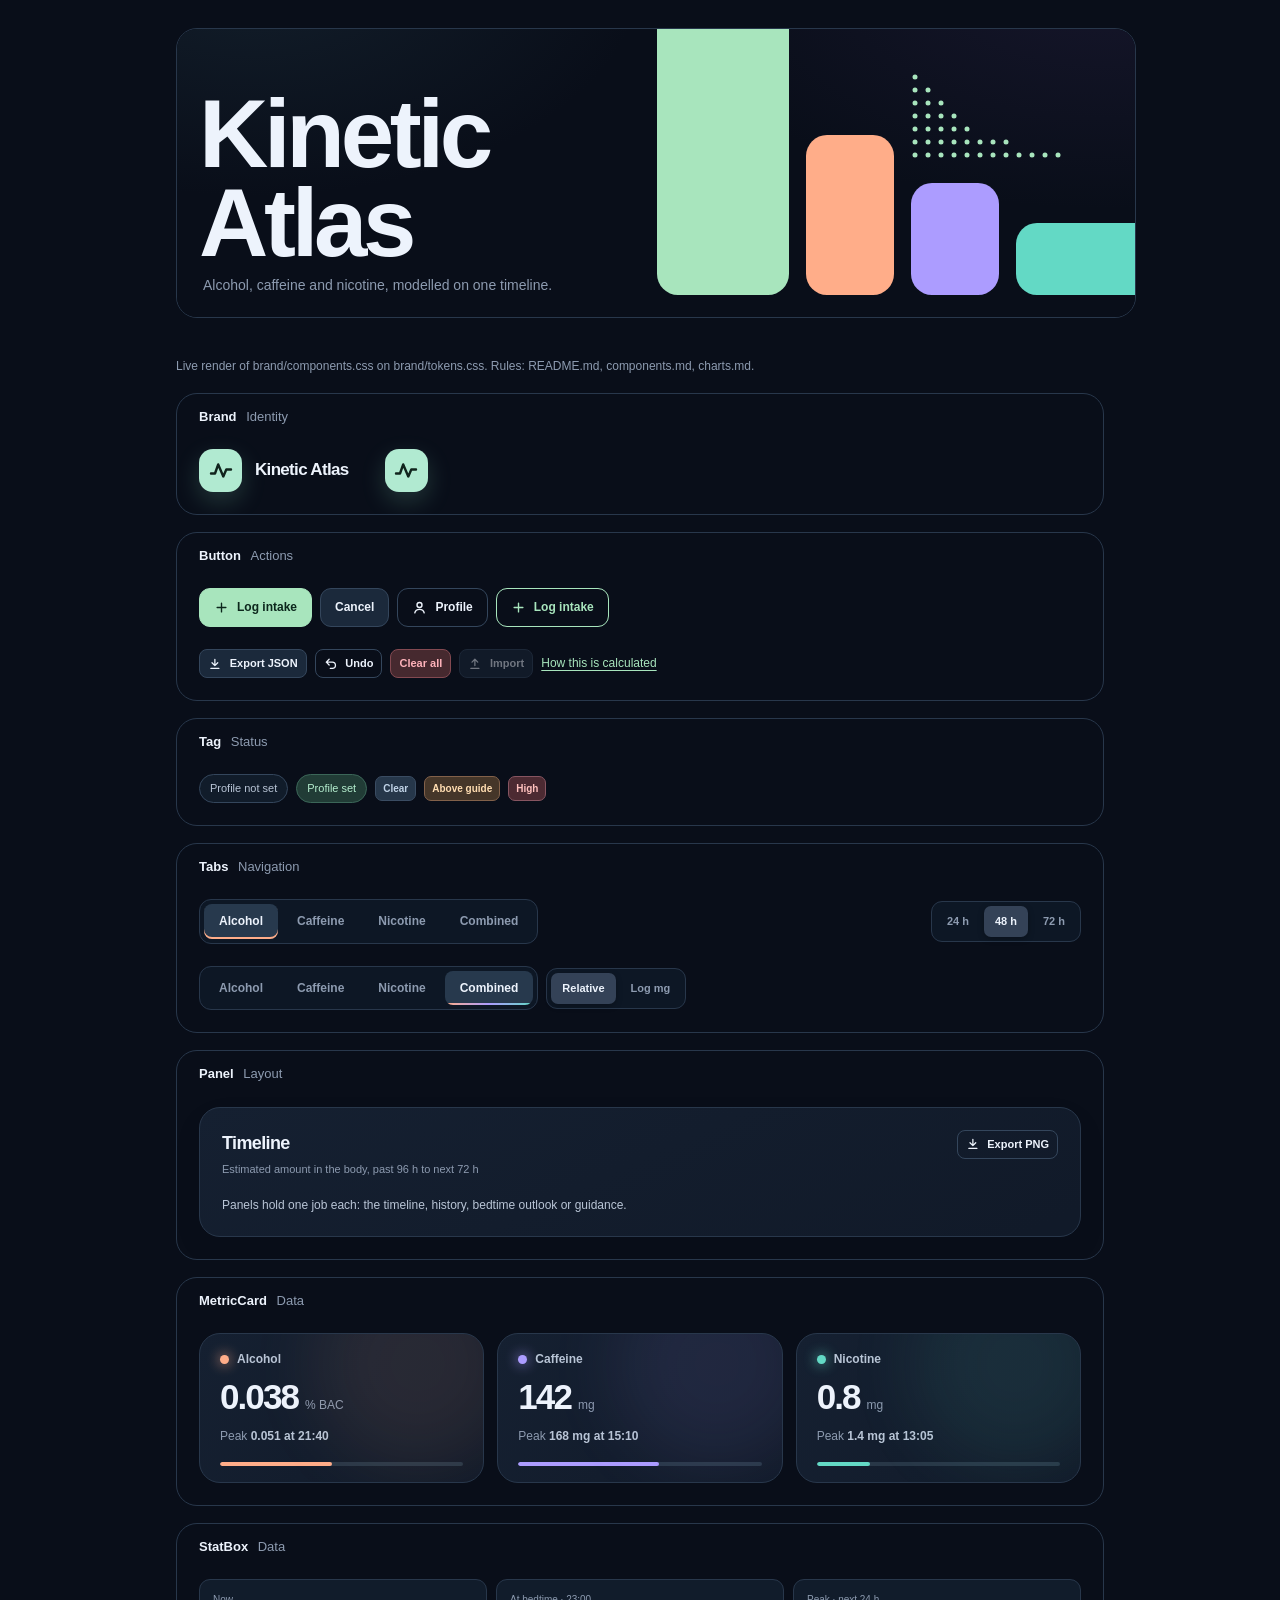
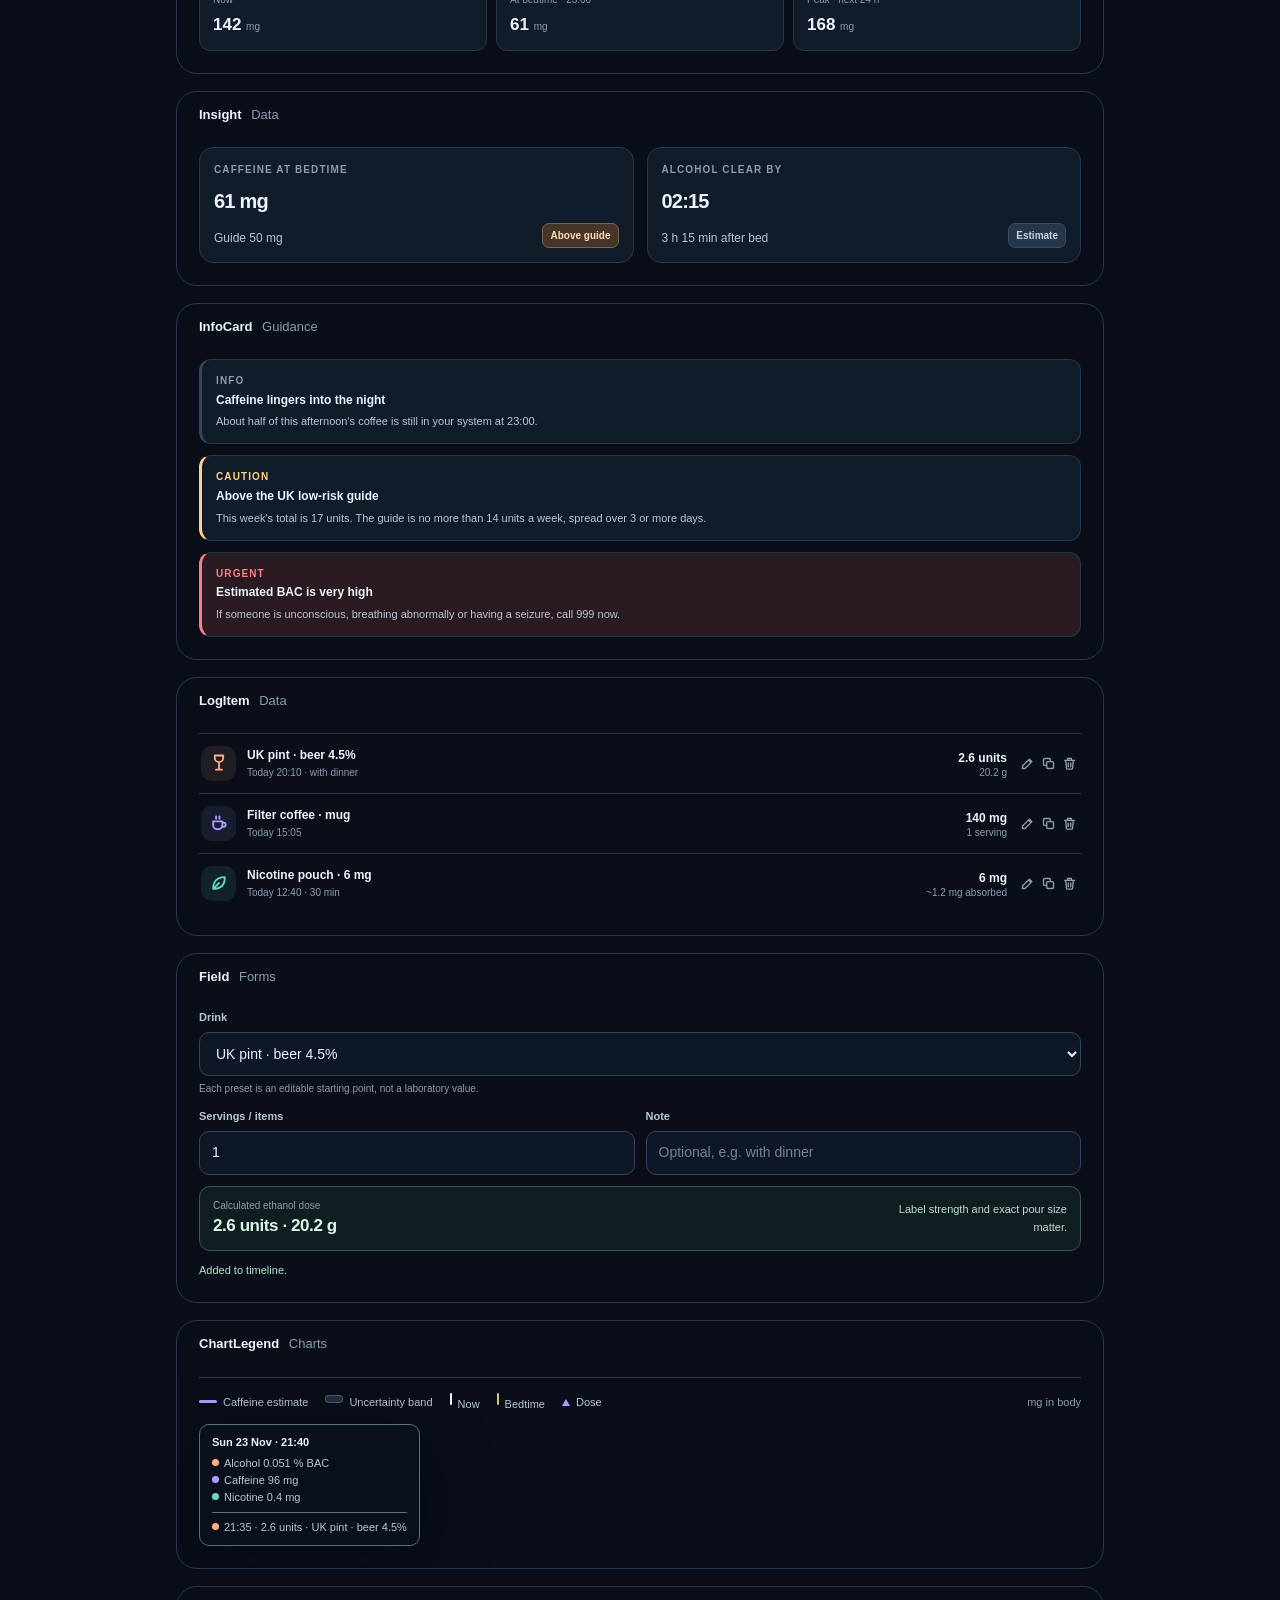
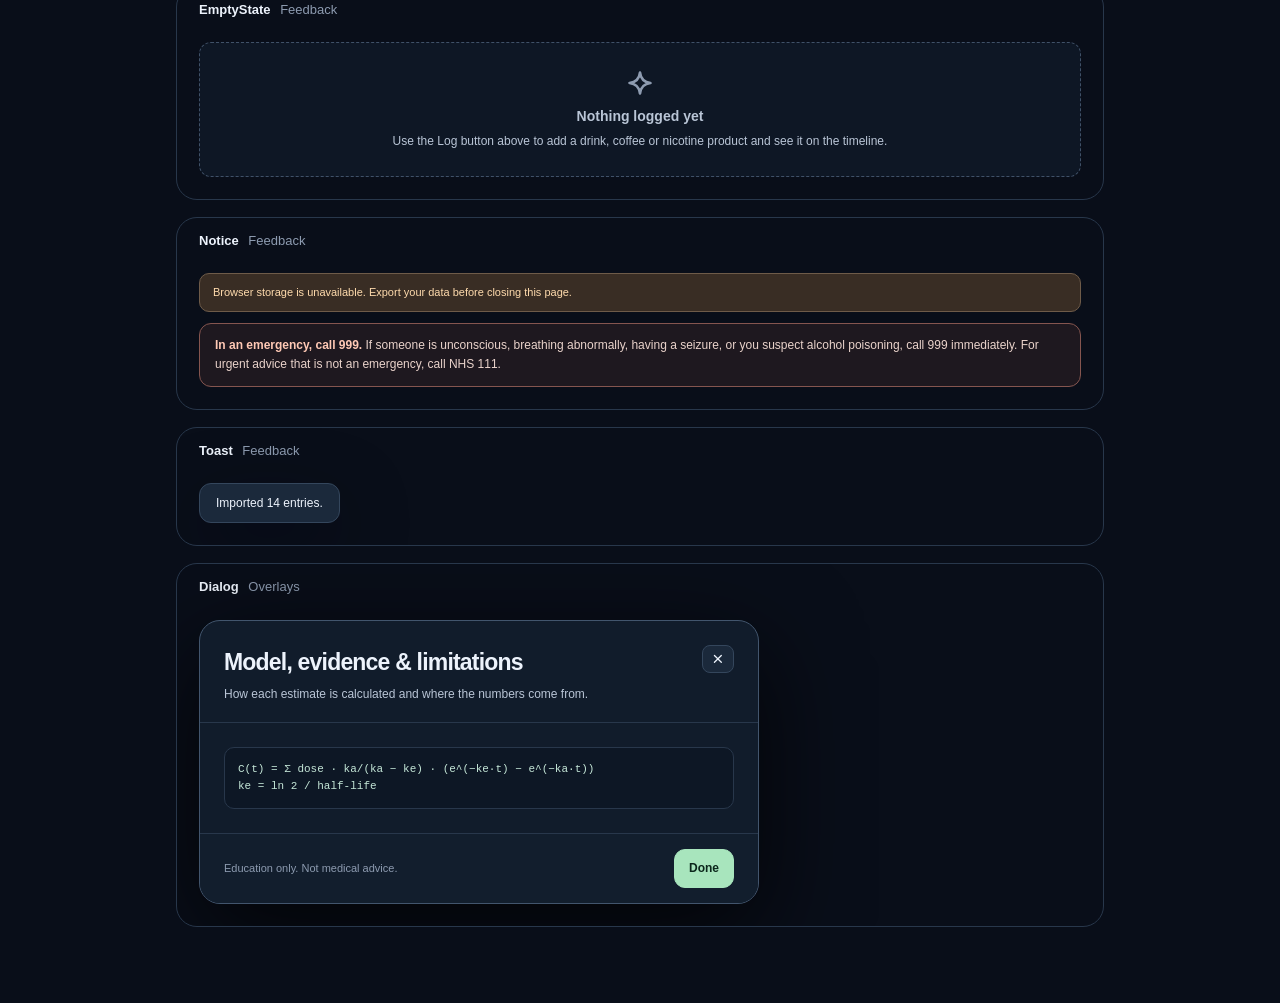
<file: brand/gallery.html>
<!doctype html>
<html lang="en-GB">
<head>
<meta charset="utf-8">
<meta name="viewport" content="width=device-width, initial-scale=1">
<title>Kinetic Atlas Brand Gallery</title>
<link rel="stylesheet" href="tokens.css">
<link rel="stylesheet" href="components.css">
<style>

  .cover { background:radial-gradient(ellipse 520px 300px at 8% -20%, var(--glow-teal), transparent 75%), radial-gradient(ellipse 640px 340px at 97% -20%, var(--glow-violet), transparent 70%), var(--bg); }
  .cover { position:relative; height:288px; overflow:hidden; }
  .art { position:absolute; top:0; left:480px; width:480px; height:288px; overflow:hidden; }
  .art svg { display:block; width:480px; height:288px; }
  .mint { fill:var(--primary); }
  .alc { fill:var(--alc); }
  .caf { fill:var(--caf); }
  .nic { fill:var(--nic); }
  .blk { rx:var(--radius); }
  .dot { fill:var(--primary); }
  .words { position:absolute; left:var(--space-6); bottom:var(--space-6); max-width:440px; }
  .name { margin:0; font-size:96px; line-height:.92; font-weight:850; letter-spacing:-.045em; color:var(--text); }
  .cover-tag { margin:var(--space-2) 0 0 4px; font-size:14px; line-height:20px; color:var(--muted); }

  .cover-wrap { max-width:960px; margin:0 auto 22px; border:1px solid var(--border); border-radius:var(--radius); overflow-x:auto; }
  .cover { width:960px; }
  .g { max-width:960px; margin:0 auto; padding:28px 16px 76px; display:grid; gap:17px; }
  .g-sec { border:1px solid var(--border); border-radius:var(--radius); background:var(--bg); overflow:hidden; }
  .g-h { font-size:13px; font-weight:800; padding:13px 22px 0; letter-spacing:0; }
  .g-h span { color:var(--muted); font-weight:500; margin-left:6px; }
  .g-note { color:var(--muted); font-size:12px; }
</style>
</head>
<body>
<svg width="0" height="0" style="position:absolute" aria-hidden="true"><symbol id="i-plus" viewBox="0 0 24 24"><path d="M12 5v14M5 12h14"/></symbol><symbol id="i-close" viewBox="0 0 24 24"><path d="M6 6l12 12M18 6 6 18"/></symbol><symbol id="i-download" viewBox="0 0 24 24"><path d="M12 4v11M7 10l5 5 5-5M5 20h14"/></symbol><symbol id="i-upload" viewBox="0 0 24 24"><path d="M12 15V4M7 9l5-5 5 5M5 20h14"/></symbol><symbol id="i-user" viewBox="0 0 24 24"><circle cx="12" cy="8" r="4"/><path d="M4.5 20.5c.8-3.6 3.8-5.5 7.5-5.5s6.7 1.9 7.5 5.5"/></symbol><symbol id="i-undo" viewBox="0 0 24 24"><path d="M9 14 4 9l5-5M4 9h10.5a5.5 5.5 0 0 1 0 11H11"/></symbol><symbol id="i-spark" viewBox="0 0 24 24"><path d="M12 3c.6 5.4 3.6 8.4 9 9-5.4.6-8.4 3.6-9 9-.6-5.4-3.6-8.4-9-9 5.4-.6 8.4-3.6 9-9z"/></symbol><symbol id="i-alcohol" viewBox="0 0 24 24"><path d="M7 3h10v3a5 5 0 0 1-10 0zM12 11v9M8.5 20h7"/></symbol><symbol id="i-caffeine" viewBox="0 0 24 24"><path d="M5 10h11v4.5a5 5 0 0 1-5 5h-1a5 5 0 0 1-5-5zM16 11.5h1.5a2.5 2.5 0 0 1 0 5H16M8.5 4v3M12.5 4v3"/></symbol><symbol id="i-nicotine" viewBox="0 0 24 24"><path d="M5 19C5 10 10 5 19 5c0 9-5 14-14 14zM5 19l7-7"/></symbol><symbol id="i-edit" viewBox="0 0 24 24"><path d="M4 20h4L19 9l-4-4L4 16zM13.5 6.5l4 4"/></symbol><symbol id="i-copy" viewBox="0 0 24 24"><rect x="9" y="9" width="11" height="11" rx="2"/><path d="M15 9V6a2 2 0 0 0-2-2H6a2 2 0 0 0-2 2v7a2 2 0 0 0 2 2h3"/></symbol><symbol id="i-delete" viewBox="0 0 24 24"><path d="M4 7h16M10 11v6M14 11v6M6 7l1 12a2 2 0 0 0 2 2h6a2 2 0 0 0 2-2l1-12M9 7V4h6v3"/></symbol></svg>
<main class="g">
<div class="cover-wrap"><div class="cover">
<div class="art" aria-hidden="true">
<svg viewBox="0 0 480 288" width="480" height="288">
<!--
  blocks      primary 132x287 bled off the top (the brand hue, largest) · alc 88x160 · caf 88x112 · nic 121x72 bled off the right; bottoms on one line space-6 above the edge; about 30% of 960x288
  arrangement a descending staircase of slabs, left to right: the elimination curve the product draws, read as blocks
  pattern     dot grid, from "precise, technical": the chart is an instrument. primary dots at a space-4 (13px) pitch, column heights decaying 7 to 1, floating above the staircase
  scales      sides in space-6 multiples (88 = 4 x 22, 132 = 6 x 22); gutters space-5 (17px); dot pitch space-4; corners radius (21px)
-->
<rect class="mint blk" x="0" y="-21" width="132" height="287" rx="21"/>
<rect class="alc blk" x="149" y="106" width="88" height="160" rx="21"/>
<rect class="caf blk" x="254" y="154" width="88" height="112" rx="21"/>
<rect class="nic blk" x="359" y="194" width="142" height="72" rx="21"/>
<circle class="dot" cx="258" cy="126" r="2.5"/>
<circle class="dot" cx="258" cy="113" r="2.5"/>
<circle class="dot" cx="258" cy="100" r="2.5"/>
<circle class="dot" cx="258" cy="87" r="2.5"/>
<circle class="dot" cx="258" cy="74" r="2.5"/>
<circle class="dot" cx="258" cy="61" r="2.5"/>
<circle class="dot" cx="258" cy="48" r="2.5"/>
<circle class="dot" cx="271" cy="126" r="2.5"/>
<circle class="dot" cx="271" cy="113" r="2.5"/>
<circle class="dot" cx="271" cy="100" r="2.5"/>
<circle class="dot" cx="271" cy="87" r="2.5"/>
<circle class="dot" cx="271" cy="74" r="2.5"/>
<circle class="dot" cx="271" cy="61" r="2.5"/>
<circle class="dot" cx="284" cy="126" r="2.5"/>
<circle class="dot" cx="284" cy="113" r="2.5"/>
<circle class="dot" cx="284" cy="100" r="2.5"/>
<circle class="dot" cx="284" cy="87" r="2.5"/>
<circle class="dot" cx="284" cy="74" r="2.5"/>
<circle class="dot" cx="297" cy="126" r="2.5"/>
<circle class="dot" cx="297" cy="113" r="2.5"/>
<circle class="dot" cx="297" cy="100" r="2.5"/>
<circle class="dot" cx="297" cy="87" r="2.5"/>
<circle class="dot" cx="310" cy="126" r="2.5"/>
<circle class="dot" cx="310" cy="113" r="2.5"/>
<circle class="dot" cx="310" cy="100" r="2.5"/>
<circle class="dot" cx="323" cy="126" r="2.5"/>
<circle class="dot" cx="323" cy="113" r="2.5"/>
<circle class="dot" cx="336" cy="126" r="2.5"/>
<circle class="dot" cx="336" cy="113" r="2.5"/>
<circle class="dot" cx="349" cy="126" r="2.5"/>
<circle class="dot" cx="349" cy="113" r="2.5"/>
<circle class="dot" cx="362" cy="126" r="2.5"/>
<circle class="dot" cx="375" cy="126" r="2.5"/>
<circle class="dot" cx="388" cy="126" r="2.5"/>
<circle class="dot" cx="401" cy="126" r="2.5"/>
</svg>
</div>
<div class="words">
<h1 class="name">Kinetic Atlas</h1>
<p class="cover-tag">Alcohol, caffeine and nicotine, modelled on one timeline.</p>
</div>
</div></div>
<p class="g-note">Live render of brand/components.css on brand/tokens.css. Rules: README.md, components.md, charts.md.</p>
<section class="g-sec"><h2 class="g-h">Brand <span>Identity</span></h2>
<div class="ds-row" style="gap:36px">
<a class="brand" href="#"><span class="brandmark" aria-hidden="true"><svg width="26" height="26" viewBox="0 0 26 26" fill="none"><path d="M3 16.5h4l3.2-9 5.1 12 3-7H23" stroke="currentColor" stroke-width="2.4" stroke-linecap="round" stroke-linejoin="round"/></svg></span><span class="brandname">Kinetic Atlas</span></a>
<span class="brandmark" aria-label="Kinetic Atlas mark"><svg width="26" height="26" viewBox="0 0 26 26" fill="none"><path d="M3 16.5h4l3.2-9 5.1 12 3-7H23" stroke="currentColor" stroke-width="2.4" stroke-linecap="round" stroke-linejoin="round"/></svg></span>
</div>
</section>
<section class="g-sec"><h2 class="g-h">Button <span>Actions</span></h2>
<div class="ds-row">
<button class="btn btn-primary"><svg class="ic" aria-hidden="true"><use href="#i-plus"/></svg>Log intake</button>
<button class="btn">Cancel</button>
<button class="btn btn-ghost"><svg class="ic" aria-hidden="true"><use href="#i-user"/></svg>Profile</button>
<button class="btn btn-outline"><svg class="ic" aria-hidden="true"><use href="#i-plus"/></svg>Log intake</button>
</div><div class="ds-row" style="padding-top:0">
<button class="btn btn-small"><svg class="ic" aria-hidden="true"><use href="#i-download"/></svg>Export JSON</button>
<button class="btn btn-small btn-ghost"><svg class="ic" aria-hidden="true"><use href="#i-undo"/></svg>Undo</button>
<button class="btn btn-small btn-danger">Clear all</button>
<button class="btn btn-small" disabled><svg class="ic" aria-hidden="true"><use href="#i-upload"/></svg>Import</button>
<button class="linkbtn">How this is calculated</button>
</div>
</section>
<section class="g-sec"><h2 class="g-h">Tag <span>Status</span></h2>
<div class="ds-row">
<span class="tag">Profile not set</span>
<span class="tag green">Profile set</span>
<span class="badge-status">Clear</span>
<span class="badge-status warn">Above guide</span>
<span class="badge-status urgent">High</span>
</div>
</section>
<section class="g-sec"><h2 class="g-h">Tabs <span>Navigation</span></h2>
<div class="ds-row" style="justify-content:space-between">
<div class="tabs" role="tablist"><button class="alcohol active">Alcohol</button><button class="caffeine">Caffeine</button><button class="nicotine">Nicotine</button><button class="all">Combined</button></div>
<div class="pill-btns"><button>24 h</button><button class="active">48 h</button><button>72 h</button></div>
</div><div class="ds-row" style="padding-top:0"><div class="tabs"><button class="alcohol">Alcohol</button><button class="caffeine">Caffeine</button><button class="nicotine">Nicotine</button><button class="all active">Combined</button></div>
<div class="pill-btns"><button class="active">Relative</button><button>Log mg</button></div></div>
</section>
<section class="g-sec"><h2 class="g-h">Panel <span>Layout</span></h2>
<div class="ds-stack"><section class="panel panel-pad"><div class="panel-title"><div><h2>Timeline</h2><p>Estimated amount in the body, past 96 h to next 72 h</p></div><button class="btn btn-small btn-ghost"><svg class="ic" aria-hidden="true"><use href="#i-download"/></svg>Export PNG</button></div><p style="font-size:12px">Panels hold one job each: the timeline, history, bedtime outlook or guidance.</p></section></div>
</section>
<section class="g-sec"><h2 class="g-h">MetricCard <span>Data</span></h2>
<div class="ds-grid3"><div class="metric alcohol"><div class="compound"><span class="compound-dot"></span>Alcohol</div>
<div class="metric-value"><strong>0.038</strong><span>% BAC</span></div>
<div class="metric-foot">Peak <b>0.051 at 21:40</b></div><div class="meter"><span style="width:46%"></span></div></div><div class="metric caffeine"><div class="compound"><span class="compound-dot"></span>Caffeine</div>
<div class="metric-value"><strong>142</strong><span>mg</span></div>
<div class="metric-foot">Peak <b>168 mg at 15:10</b></div><div class="meter"><span style="width:58%"></span></div></div><div class="metric nicotine"><div class="compound"><span class="compound-dot"></span>Nicotine</div>
<div class="metric-value"><strong>0.8</strong><span>mg</span></div>
<div class="metric-foot">Peak <b>1.4 mg at 13:05</b></div><div class="meter"><span style="width:22%"></span></div></div></div>
</section>
<section class="g-sec"><h2 class="g-h">StatBox <span>Data</span></h2>
<div class="ds-stack"><div class="stats-row">
<div class="statbox"><span>Now</span><strong>142 <small>mg</small></strong></div>
<div class="statbox"><span>At bedtime · 23:00</span><strong>61 <small>mg</small></strong></div>
<div class="statbox"><span>Peak · next 24 h</span><strong>168 <small>mg</small></strong></div>
</div></div>
</section>
<section class="g-sec"><h2 class="g-h">Insight <span>Data</span></h2>
<div class="ds-grid3" style="grid-template-columns:repeat(2,minmax(0,1fr))">
<div class="insight"><div class="micro">Caffeine at bedtime</div><div class="big">61 mg</div><div class="kpi-mini"><p>Guide 50 mg</p><span class="badge-status warn">Above guide</span></div></div>
<div class="insight"><div class="micro">Alcohol clear by</div><div class="big">02:15</div><div class="kpi-mini"><p>3 h 15 min after bed</p><span class="badge-status">Estimate</span></div></div>
</div>
</section>
<section class="g-sec"><h2 class="g-h">InfoCard <span>Guidance</span></h2>
<div class="ds-stack">
<div class="info-card"><span class="info-sev">Info</span><b>Caffeine lingers into the night</b><p>About half of this afternoon's coffee is still in your system at 23:00.</p></div>
<div class="info-card caution"><span class="info-sev">Caution</span><b>Above the UK low-risk guide</b><p>This week's total is 17 units. The guide is no more than 14 units a week, spread over 3 or more days.</p></div>
<div class="info-card urgent"><span class="info-sev">Urgent</span><b>Estimated BAC is very high</b><p>If someone is unconscious, breathing abnormally or having a seizure, call 999 now.</p></div>
</div>
</section>
<section class="g-sec"><h2 class="g-h">LogItem <span>Data</span></h2>
<div class="ds-stack" style="gap:0"><div class="log-item"><span class="log-symbol alcohol"><svg class="ic" aria-hidden="true"><use href="#i-alcohol"/></svg></span><div class="log-main"><b>UK pint · beer 4.5%</b><small>Today 20:10 · with dinner</small></div><div class="log-dose"><b>2.6 units</b><small>20.2 g</small></div><div class="log-actions"><button aria-label="Edit"><svg class="ic" aria-hidden="true"><use href="#i-edit"/></svg></button><button aria-label="Duplicate"><svg class="ic" aria-hidden="true"><use href="#i-copy"/></svg></button><button aria-label="Delete"><svg class="ic" aria-hidden="true"><use href="#i-delete"/></svg></button></div></div><div class="log-item"><span class="log-symbol caffeine"><svg class="ic" aria-hidden="true"><use href="#i-caffeine"/></svg></span><div class="log-main"><b>Filter coffee · mug</b><small>Today 15:05</small></div><div class="log-dose"><b>140 mg</b><small>1 serving</small></div><div class="log-actions"><button aria-label="Edit"><svg class="ic" aria-hidden="true"><use href="#i-edit"/></svg></button><button aria-label="Duplicate"><svg class="ic" aria-hidden="true"><use href="#i-copy"/></svg></button><button aria-label="Delete"><svg class="ic" aria-hidden="true"><use href="#i-delete"/></svg></button></div></div><div class="log-item"><span class="log-symbol nicotine"><svg class="ic" aria-hidden="true"><use href="#i-nicotine"/></svg></span><div class="log-main"><b>Nicotine pouch · 6 mg</b><small>Today 12:40 · 30 min</small></div><div class="log-dose"><b>6 mg</b><small>~1.2 mg absorbed</small></div><div class="log-actions"><button aria-label="Edit"><svg class="ic" aria-hidden="true"><use href="#i-edit"/></svg></button><button aria-label="Duplicate"><svg class="ic" aria-hidden="true"><use href="#i-copy"/></svg></button><button aria-label="Delete"><svg class="ic" aria-hidden="true"><use href="#i-delete"/></svg></button></div></div></div>
</section>
<section class="g-sec"><h2 class="g-h">Field <span>Forms</span></h2>
<div class="ds-stack"><div class="formgrid">
<div class="field full"><label for="p">Drink</label><select id="p"><option>UK pint · beer 4.5%</option><option>Medium wine · 175 mL 12%</option></select><div class="formhint">Each preset is an editable starting point, not a laboratory value.</div></div>
<div class="field"><label for="q">Servings / items</label><input class="input" id="q" type="number" value="1"></div>
<div class="field"><label for="n">Note</label><input class="input" id="n" placeholder="Optional, e.g. with dinner"></div>
</div>
<div class="live-preview"><div><small>Calculated ethanol dose</small><b>2.6 units · 20.2 g</b></div><span>Label strength and exact pour size matter.</span></div>
<div class="feedback">Added to timeline.</div></div>
</section>
<section class="g-sec"><h2 class="g-h">ChartLegend <span>Charts</span></h2>
<div class="ds-stack">
<div class="legend"><span><i style="background:var(--caf)"></i>Caffeine estimate</span><span><i class="band"></i>Uncertainty band</span><span><i class="now"></i>Now</span><span><i class="bed"></i>Bedtime</span><span><i class="dose" style="background:var(--caf)"></i>Dose</span><span class="legend-unit">mg in body</span></div>
<div><div class="chart-tooltip"><strong>Sun 23 Nov · 21:40</strong><span><i style="background:var(--alc)"></i>Alcohol 0.051 % BAC</span><span><i style="background:var(--caf)"></i>Caffeine 96 mg</span><span><i style="background:var(--nic)"></i>Nicotine 0.4 mg</span><div class="tip-doses"><span><i style="background:var(--alc)"></i>21:35 · 2.6 units · UK pint · beer 4.5%</span></div></div></div>
</div>
</section>
<section class="g-sec"><h2 class="g-h">EmptyState <span>Feedback</span></h2>
<div class="ds-stack"><div class="empty-state"><svg class="ic" aria-hidden="true"><use href="#i-spark"/></svg><b>Nothing logged yet</b><p>Use the Log button above to add a drink, coffee or nicotine product and see it on the timeline.</p></div></div>
</section>
<section class="g-sec"><h2 class="g-h">Notice <span>Feedback</span></h2>
<div class="ds-stack">
<p class="notice" role="alert">Browser storage is unavailable. Export your data before closing this page.</p>
<div class="foot-alert"><strong>In an emergency, call 999.</strong> If someone is unconscious, breathing abnormally, having a seizure, or you suspect alcohol poisoning, call 999 immediately. For urgent advice that is not an emergency, call NHS 111.</div>
</div>
</section>
<section class="g-sec"><h2 class="g-h">Toast <span>Feedback</span></h2>
<div class="ds-row"><div class="toast" role="status">Imported 14 entries.</div></div>
</section>
<section class="g-sec"><h2 class="g-h">Dialog <span>Overlays</span></h2>
<div class="ds-stack"><div class="ds-dialog" role="dialog" aria-labelledby="dt">
<div class="dialog-head"><div><h2 id="dt">Model, evidence &amp; limitations</h2><p>How each estimate is calculated and where the numbers come from.</p></div><button class="btn btn-small" aria-label="Close"><svg class="ic" aria-hidden="true"><use href="#i-close"/></svg></button></div>
<div class="dialog-body"><div class="method-code">C(t) = Σ dose · ka/(ka − ke) · (e^(−ke·t) − e^(−ka·t))
ke = ln 2 / half-life</div></div>
<div class="dialog-footer"><span style="font-size:11px;color:var(--muted)">Education only. Not medical advice.</span><button class="btn btn-primary">Done</button></div>
</div></div>
</section>
</main>
</body>
</html>
</file>
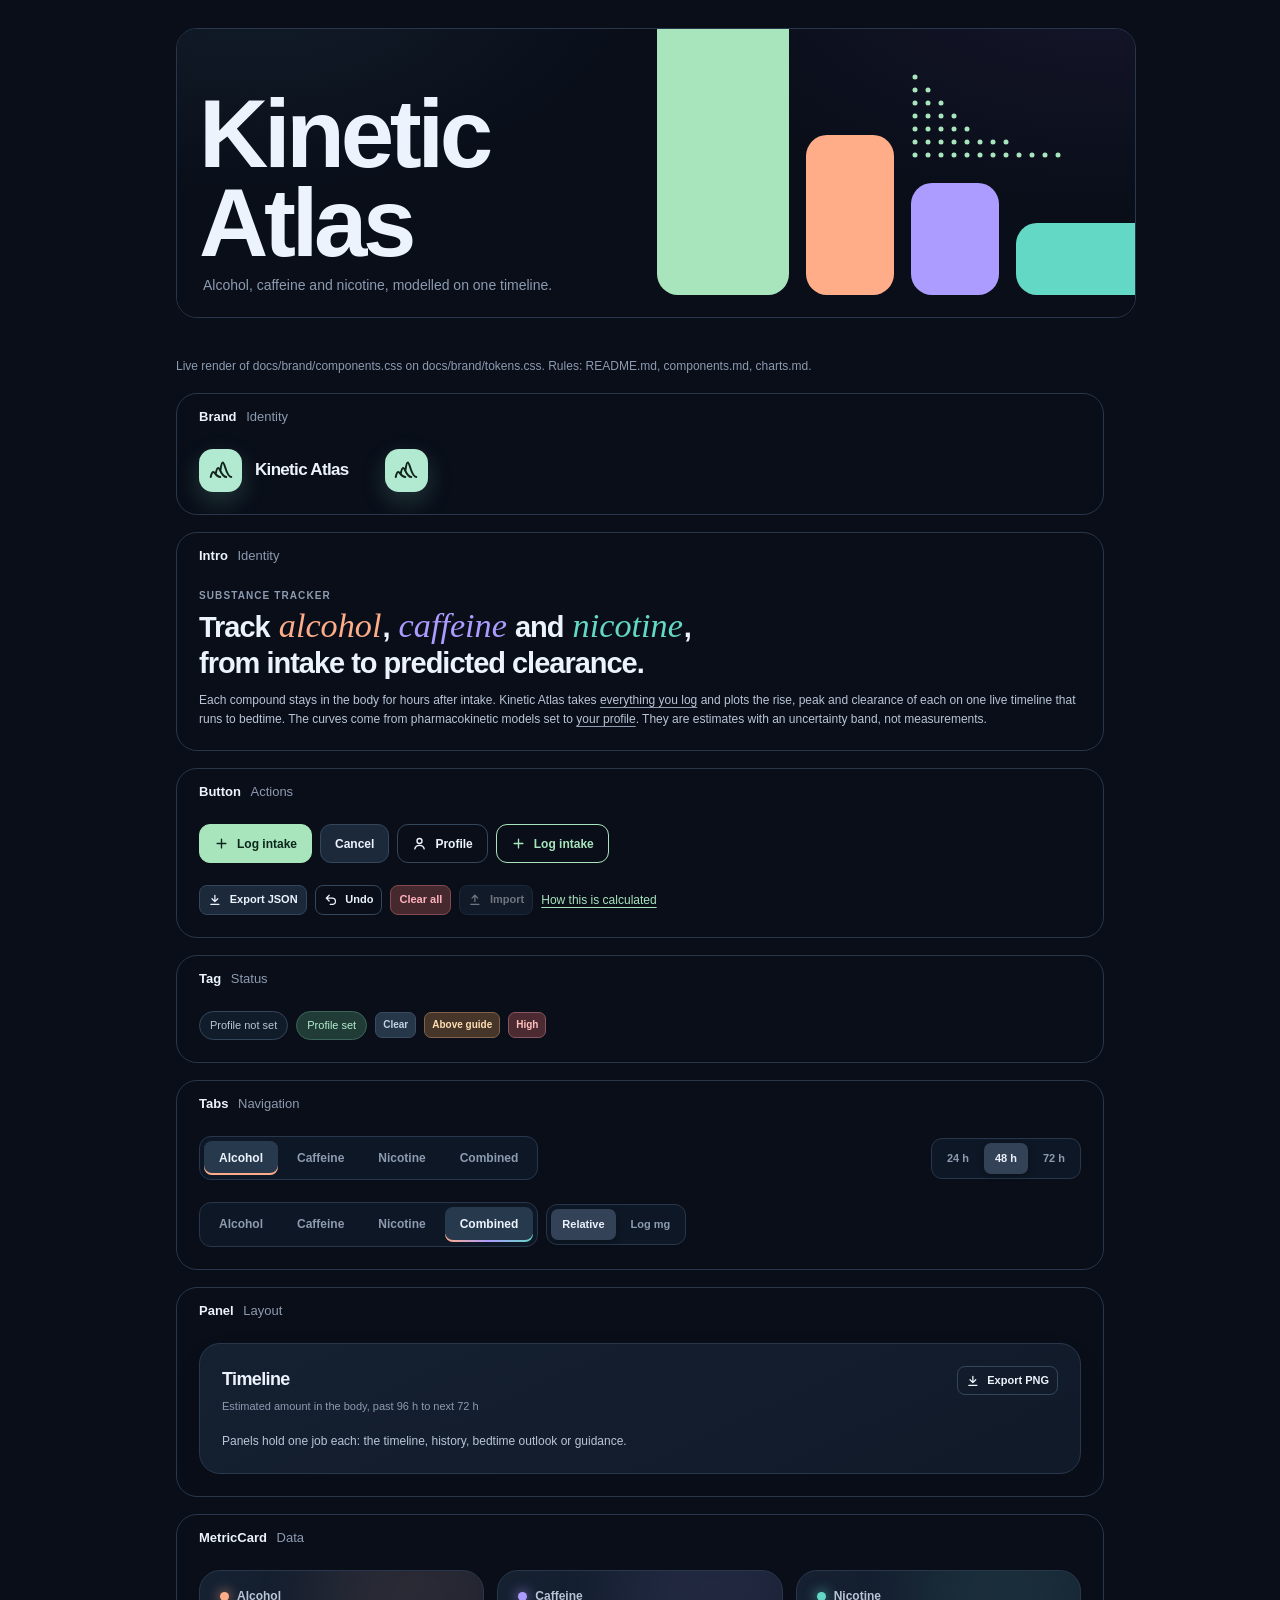
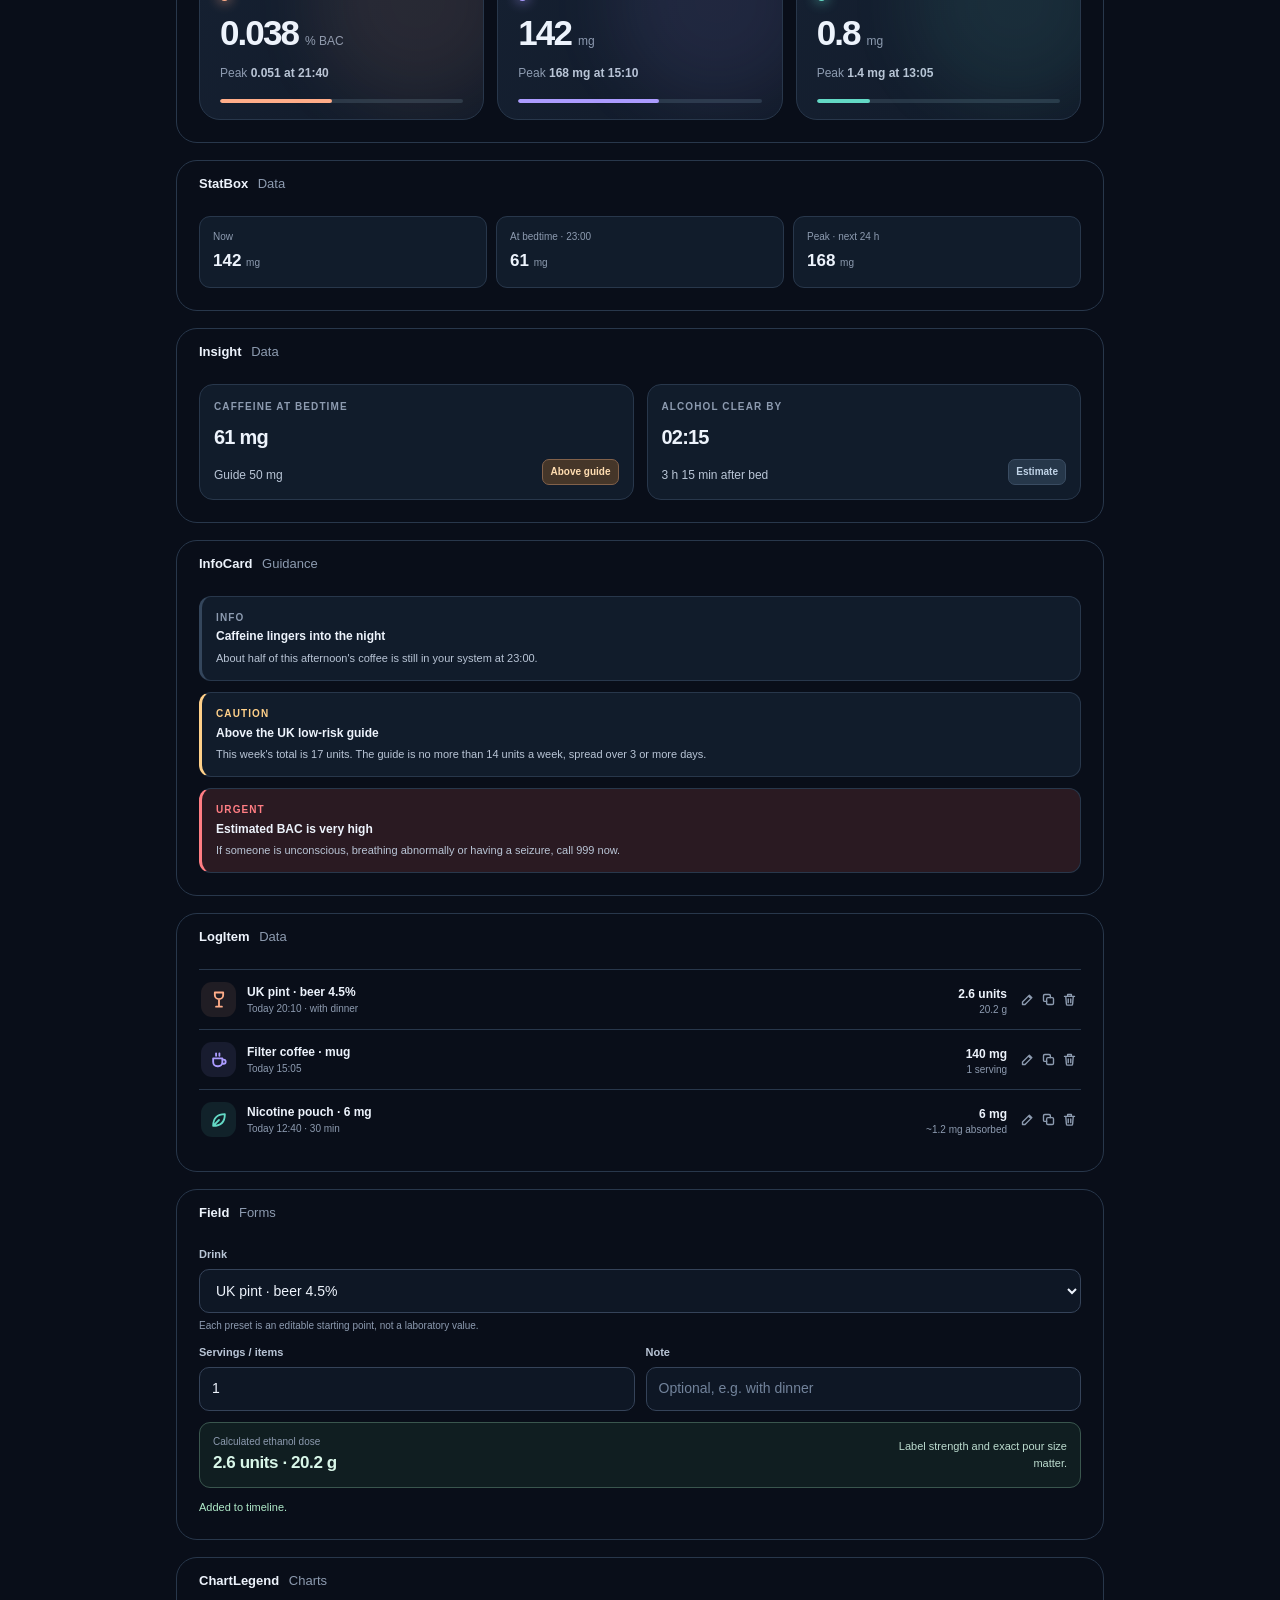
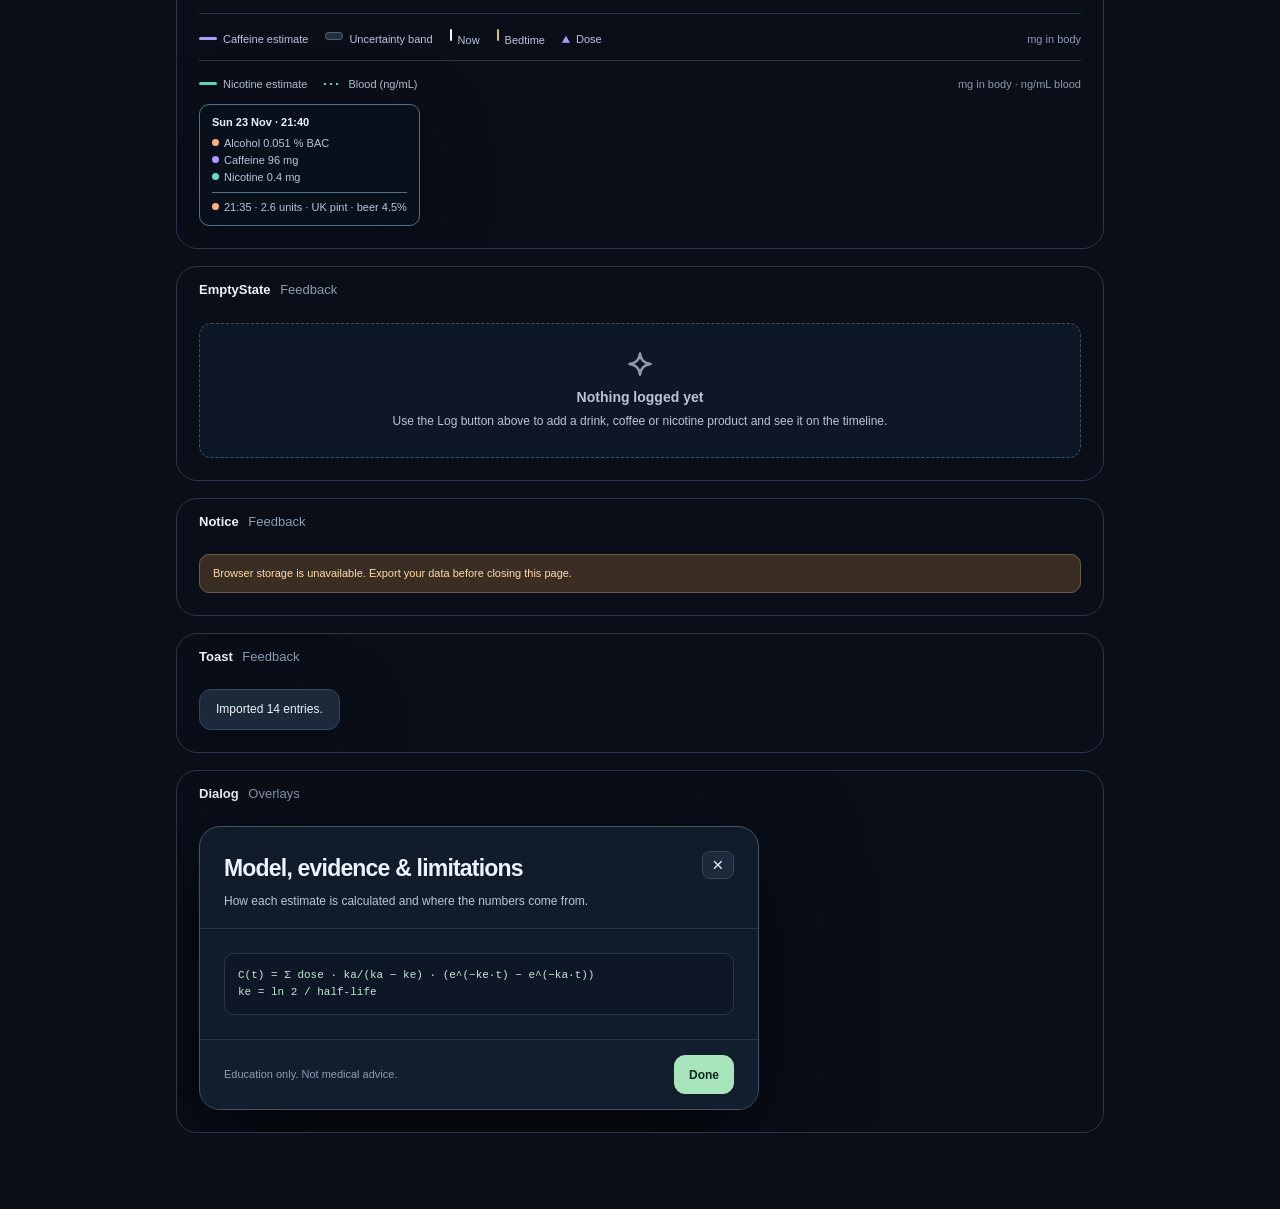
<file: docs/brand/gallery.html>
<!doctype html>
<html lang="en-GB">
<head>
<meta charset="utf-8">
<meta name="viewport" content="width=device-width, initial-scale=1">
<title>Kinetic Atlas Brand Gallery</title>
<link rel="stylesheet" href="tokens.css">
<link rel="stylesheet" href="components.css">
<style>

  .cover { background:radial-gradient(ellipse 520px 300px at 8% -20%, var(--glow-teal), transparent 75%), radial-gradient(ellipse 640px 340px at 97% -20%, var(--glow-violet), transparent 70%), var(--bg); }
  .cover { position:relative; height:288px; overflow:hidden; }
  .art { position:absolute; top:0; left:480px; width:480px; height:288px; overflow:hidden; }
  .art svg { display:block; width:480px; height:288px; }
  .mint { fill:var(--primary); }
  .alc { fill:var(--alc); }
  .caf { fill:var(--caf); }
  .nic { fill:var(--nic); }
  .blk { rx:var(--radius); }
  .dot { fill:var(--primary); }
  .words { position:absolute; left:var(--space-6); bottom:var(--space-6); max-width:440px; }
  .name { margin:0; font-size:96px; line-height:.92; font-weight:850; letter-spacing:-.045em; color:var(--text); }
  .cover-tag { margin:var(--space-2) 0 0 4px; font-size:14px; line-height:20px; color:var(--muted); }

  .cover-wrap { max-width:960px; margin:0 auto 22px; border:1px solid var(--border); border-radius:var(--radius); overflow-x:auto; }
  .cover { width:960px; }
  .g { max-width:960px; margin:0 auto; padding:28px 16px 76px; display:grid; gap:17px; }
  .g-sec { border:1px solid var(--border); border-radius:var(--radius); background:var(--bg); overflow:hidden; }
  .g-h { font-size:13px; font-weight:800; padding:13px 22px 0; letter-spacing:0; }
  .g-h span { color:var(--muted); font-weight:500; margin-left:6px; }
  .g-note { color:var(--muted); font-size:12px; }
/* the preview column is narrower than bp-lg, so it shows the stacked form at any viewport */
.g-sec .intro h1 { font-size:29px; line-height:1.22; }
</style>
</head>
<body>
<svg width="0" height="0" style="position:absolute" aria-hidden="true"><symbol id="i-plus" viewBox="0 0 24 24"><path d="M12 5v14M5 12h14"/></symbol><symbol id="i-close" viewBox="0 0 24 24"><path d="M6 6l12 12M18 6 6 18"/></symbol><symbol id="i-download" viewBox="0 0 24 24"><path d="M12 4v11M7 10l5 5 5-5M5 20h14"/></symbol><symbol id="i-upload" viewBox="0 0 24 24"><path d="M12 15V4M7 9l5-5 5 5M5 20h14"/></symbol><symbol id="i-user" viewBox="0 0 24 24"><circle cx="12" cy="8" r="4"/><path d="M4.5 20.5c.8-3.6 3.8-5.5 7.5-5.5s6.7 1.9 7.5 5.5"/></symbol><symbol id="i-undo" viewBox="0 0 24 24"><path d="M9 14 4 9l5-5M4 9h10.5a5.5 5.5 0 0 1 0 11H11"/></symbol><symbol id="i-spark" viewBox="0 0 24 24"><path d="M12 3c.6 5.4 3.6 8.4 9 9-5.4.6-8.4 3.6-9 9-.6-5.4-3.6-8.4-9-9 5.4-.6 8.4-3.6 9-9z"/></symbol><symbol id="i-alcohol" viewBox="0 0 24 24"><path d="M7 3h10v3a5 5 0 0 1-10 0zM12 11v9M8.5 20h7"/></symbol><symbol id="i-caffeine" viewBox="0 0 24 24"><path d="M5 10h11v4.5a5 5 0 0 1-5 5h-1a5 5 0 0 1-5-5zM16 11.5h1.5a2.5 2.5 0 0 1 0 5H16M8.5 4v3M12.5 4v3"/></symbol><symbol id="i-nicotine" viewBox="0 0 24 24"><path d="M5 19C5 10 10 5 19 5c0 9-5 14-14 14zM5 19l7-7"/></symbol><symbol id="i-edit" viewBox="0 0 24 24"><path d="M4 20h4L19 9l-4-4L4 16zM13.5 6.5l4 4"/></symbol><symbol id="i-copy" viewBox="0 0 24 24"><rect x="9" y="9" width="11" height="11" rx="2"/><path d="M15 9V6a2 2 0 0 0-2-2H6a2 2 0 0 0-2 2v7a2 2 0 0 0 2 2h3"/></symbol><symbol id="i-delete" viewBox="0 0 24 24"><path d="M4 7h16M10 11v6M14 11v6M6 7l1 12a2 2 0 0 0 2 2h6a2 2 0 0 0 2-2l1-12M9 7V4h6v3"/></symbol></svg>
<main class="g">
<div class="cover-wrap"><div class="cover">
<div class="art" aria-hidden="true">
<svg viewBox="0 0 480 288" width="480" height="288">
<!--
  blocks      primary 132x287 bled off the top (the brand hue, largest) · alc 88x160 · caf 88x112 · nic 121x72 bled off the right; bottoms on one line space-6 above the edge; about 30% of 960x288
  arrangement a descending staircase of slabs, left to right: the elimination curve the product draws, read as blocks
  pattern     dot grid, from "precise, technical": the chart is an instrument. primary dots at a space-4 (13px) pitch, column heights decaying 7 to 1, floating above the staircase
  scales      sides in space-6 multiples (88 = 4 x 22, 132 = 6 x 22); gutters space-5 (17px); dot pitch space-4; corners radius (21px)
-->
<rect class="mint blk" x="0" y="-21" width="132" height="287" rx="21"/>
<rect class="alc blk" x="149" y="106" width="88" height="160" rx="21"/>
<rect class="caf blk" x="254" y="154" width="88" height="112" rx="21"/>
<rect class="nic blk" x="359" y="194" width="142" height="72" rx="21"/>
<circle class="dot" cx="258" cy="126" r="2.5"/>
<circle class="dot" cx="258" cy="113" r="2.5"/>
<circle class="dot" cx="258" cy="100" r="2.5"/>
<circle class="dot" cx="258" cy="87" r="2.5"/>
<circle class="dot" cx="258" cy="74" r="2.5"/>
<circle class="dot" cx="258" cy="61" r="2.5"/>
<circle class="dot" cx="258" cy="48" r="2.5"/>
<circle class="dot" cx="271" cy="126" r="2.5"/>
<circle class="dot" cx="271" cy="113" r="2.5"/>
<circle class="dot" cx="271" cy="100" r="2.5"/>
<circle class="dot" cx="271" cy="87" r="2.5"/>
<circle class="dot" cx="271" cy="74" r="2.5"/>
<circle class="dot" cx="271" cy="61" r="2.5"/>
<circle class="dot" cx="284" cy="126" r="2.5"/>
<circle class="dot" cx="284" cy="113" r="2.5"/>
<circle class="dot" cx="284" cy="100" r="2.5"/>
<circle class="dot" cx="284" cy="87" r="2.5"/>
<circle class="dot" cx="284" cy="74" r="2.5"/>
<circle class="dot" cx="297" cy="126" r="2.5"/>
<circle class="dot" cx="297" cy="113" r="2.5"/>
<circle class="dot" cx="297" cy="100" r="2.5"/>
<circle class="dot" cx="297" cy="87" r="2.5"/>
<circle class="dot" cx="310" cy="126" r="2.5"/>
<circle class="dot" cx="310" cy="113" r="2.5"/>
<circle class="dot" cx="310" cy="100" r="2.5"/>
<circle class="dot" cx="323" cy="126" r="2.5"/>
<circle class="dot" cx="323" cy="113" r="2.5"/>
<circle class="dot" cx="336" cy="126" r="2.5"/>
<circle class="dot" cx="336" cy="113" r="2.5"/>
<circle class="dot" cx="349" cy="126" r="2.5"/>
<circle class="dot" cx="349" cy="113" r="2.5"/>
<circle class="dot" cx="362" cy="126" r="2.5"/>
<circle class="dot" cx="375" cy="126" r="2.5"/>
<circle class="dot" cx="388" cy="126" r="2.5"/>
<circle class="dot" cx="401" cy="126" r="2.5"/>
</svg>
</div>
<div class="words">
<h1 class="name">Kinetic Atlas</h1>
<p class="cover-tag">Alcohol, caffeine and nicotine, modelled on one timeline.</p>
</div>
</div></div>
<p class="g-note">Live render of docs/brand/components.css on docs/brand/tokens.css. Rules: README.md, components.md, charts.md.</p>
<section class="g-sec"><h2 class="g-h">Brand <span>Identity</span></h2>
<div class="ds-row" style="gap:36px">
<a class="brand" href="#"><span class="brandmark" aria-hidden="true"><svg width="26" height="26" viewBox="0 0 26 26" fill="none"><path d="M2.75 20C3.51 16.4 4.27 15 5.32 15C6.93 15 8.17 20 12.25 20M7.66 17.26C8.41 12.8 9.2 11 10.22 11C12.09 11 13.52 20 18.25 20M12.37 13.92C13.1 7.95 13.87 5.5 14.86 5.5C16.81 5.5 18.3 20 23.25 20" stroke="currentColor" stroke-width="2" stroke-linecap="round" stroke-linejoin="round"/></svg></span><span class="brandname">Kinetic Atlas</span></a>
<span class="brandmark" aria-label="Kinetic Atlas mark"><svg width="26" height="26" viewBox="0 0 26 26" fill="none"><path d="M2.75 20C3.51 16.4 4.27 15 5.32 15C6.93 15 8.17 20 12.25 20M7.66 17.26C8.41 12.8 9.2 11 10.22 11C12.09 11 13.52 20 18.25 20M12.37 13.92C13.1 7.95 13.87 5.5 14.86 5.5C16.81 5.5 18.3 20 23.25 20" stroke="currentColor" stroke-width="2" stroke-linecap="round" stroke-linejoin="round"/></svg></span>
</div>
</section>
<section class="g-sec"><h2 class="g-h">Intro <span>Identity</span></h2>
<div class="ds-stack"><section class="intro" style="margin:0"><div><p class="micro">Substance tracker</p><h1>Track <span class="c-alc">alcohol</span>, <span class="c-caf">caffeine</span> and <span class="c-nic">nicotine</span>, from intake to predicted clearance.</h1></div><p>Each compound stays in the body for hours after intake. Kinetic Atlas takes <button type="button" class="linkbtn">everything you log</button> and plots the rise, peak and clearance of each on one live timeline that runs to bedtime. The curves come from pharmacokinetic models set to <button type="button" class="linkbtn">your profile</button>. They are estimates with an uncertainty band, not measurements.</p></section></div>
</section>
<section class="g-sec"><h2 class="g-h">Button <span>Actions</span></h2>
<div class="ds-row">
<button class="btn btn-primary"><svg class="ic" aria-hidden="true"><use href="#i-plus"/></svg>Log intake</button>
<button class="btn">Cancel</button>
<button class="btn btn-ghost"><svg class="ic" aria-hidden="true"><use href="#i-user"/></svg>Profile</button>
<button class="btn btn-outline"><svg class="ic" aria-hidden="true"><use href="#i-plus"/></svg>Log intake</button>
</div><div class="ds-row" style="padding-top:0">
<button class="btn btn-small"><svg class="ic" aria-hidden="true"><use href="#i-download"/></svg>Export JSON</button>
<button class="btn btn-small btn-ghost"><svg class="ic" aria-hidden="true"><use href="#i-undo"/></svg>Undo</button>
<button class="btn btn-small btn-danger">Clear all</button>
<button class="btn btn-small" disabled><svg class="ic" aria-hidden="true"><use href="#i-upload"/></svg>Import</button>
<button class="linkbtn">How this is calculated</button>
</div>
</section>
<section class="g-sec"><h2 class="g-h">Tag <span>Status</span></h2>
<div class="ds-row">
<span class="tag">Profile not set</span>
<span class="tag green">Profile set</span>
<span class="badge-status">Clear</span>
<span class="badge-status warn">Above guide</span>
<span class="badge-status urgent">High</span>
</div>
</section>
<section class="g-sec"><h2 class="g-h">Tabs <span>Navigation</span></h2>
<div class="ds-row" style="justify-content:space-between">
<div class="tabs" role="tablist"><button class="alcohol active">Alcohol</button><button class="caffeine">Caffeine</button><button class="nicotine">Nicotine</button><button class="all">Combined</button></div>
<div class="pill-btns"><button>24 h</button><button class="active">48 h</button><button>72 h</button></div>
</div><div class="ds-row" style="padding-top:0"><div class="tabs"><button class="alcohol">Alcohol</button><button class="caffeine">Caffeine</button><button class="nicotine">Nicotine</button><button class="all active">Combined</button></div>
<div class="pill-btns"><button class="active">Relative</button><button>Log mg</button></div></div>
</section>
<section class="g-sec"><h2 class="g-h">Panel <span>Layout</span></h2>
<div class="ds-stack"><section class="panel panel-pad"><div class="panel-title"><div><h2>Timeline</h2><p>Estimated amount in the body, past 96 h to next 72 h</p></div><button class="btn btn-small btn-ghost"><svg class="ic" aria-hidden="true"><use href="#i-download"/></svg>Export PNG</button></div><p style="font-size:12px">Panels hold one job each: the timeline, history, bedtime outlook or guidance.</p></section></div>
</section>
<section class="g-sec"><h2 class="g-h">MetricCard <span>Data</span></h2>
<div class="ds-grid3"><div class="metric alcohol"><div class="compound"><span class="compound-dot"></span>Alcohol</div>
<div class="metric-value"><strong>0.038</strong><span>% BAC</span></div>
<div class="metric-foot">Peak <b>0.051 at 21:40</b></div><div class="meter"><span style="width:46%"></span></div></div><div class="metric caffeine"><div class="compound"><span class="compound-dot"></span>Caffeine</div>
<div class="metric-value"><strong>142</strong><span>mg</span></div>
<div class="metric-foot">Peak <b>168 mg at 15:10</b></div><div class="meter"><span style="width:58%"></span></div></div><div class="metric nicotine"><div class="compound"><span class="compound-dot"></span>Nicotine</div>
<div class="metric-value"><strong>0.8</strong><span>mg</span></div>
<div class="metric-foot">Peak <b>1.4 mg at 13:05</b></div><div class="meter"><span style="width:22%"></span></div></div></div>
</section>
<section class="g-sec"><h2 class="g-h">StatBox <span>Data</span></h2>
<div class="ds-stack"><div class="stats-row">
<div class="statbox"><span>Now</span><strong>142 <small>mg</small></strong></div>
<div class="statbox"><span>At bedtime · 23:00</span><strong>61 <small>mg</small></strong></div>
<div class="statbox"><span>Peak · next 24 h</span><strong>168 <small>mg</small></strong></div>
</div></div>
</section>
<section class="g-sec"><h2 class="g-h">Insight <span>Data</span></h2>
<div class="ds-grid3" style="grid-template-columns:repeat(2,minmax(0,1fr))">
<div class="insight"><div class="micro">Caffeine at bedtime</div><div class="big">61 mg</div><div class="kpi-mini"><p>Guide 50 mg</p><span class="badge-status warn">Above guide</span></div></div>
<div class="insight"><div class="micro">Alcohol clear by</div><div class="big">02:15</div><div class="kpi-mini"><p>3 h 15 min after bed</p><span class="badge-status">Estimate</span></div></div>
</div>
</section>
<section class="g-sec"><h2 class="g-h">InfoCard <span>Guidance</span></h2>
<div class="ds-stack">
<div class="info-card"><span class="info-sev">Info</span><b>Caffeine lingers into the night</b><p>About half of this afternoon's coffee is still in your system at 23:00.</p></div>
<div class="info-card caution"><span class="info-sev">Caution</span><b>Above the UK low-risk guide</b><p>This week's total is 17 units. The guide is no more than 14 units a week, spread over 3 or more days.</p></div>
<div class="info-card urgent"><span class="info-sev">Urgent</span><b>Estimated BAC is very high</b><p>If someone is unconscious, breathing abnormally or having a seizure, call 999 now.</p></div>
</div>
</section>
<section class="g-sec"><h2 class="g-h">LogItem <span>Data</span></h2>
<div class="ds-stack" style="gap:0"><div class="log-item"><span class="log-symbol alcohol"><svg class="ic" aria-hidden="true"><use href="#i-alcohol"/></svg></span><div class="log-main"><b>UK pint · beer 4.5%</b><small>Today 20:10 · with dinner</small></div><div class="log-dose"><b>2.6 units</b><small>20.2 g</small></div><div class="log-actions"><button aria-label="Edit"><svg class="ic" aria-hidden="true"><use href="#i-edit"/></svg></button><button aria-label="Duplicate"><svg class="ic" aria-hidden="true"><use href="#i-copy"/></svg></button><button aria-label="Delete"><svg class="ic" aria-hidden="true"><use href="#i-delete"/></svg></button></div></div><div class="log-item"><span class="log-symbol caffeine"><svg class="ic" aria-hidden="true"><use href="#i-caffeine"/></svg></span><div class="log-main"><b>Filter coffee · mug</b><small>Today 15:05</small></div><div class="log-dose"><b>140 mg</b><small>1 serving</small></div><div class="log-actions"><button aria-label="Edit"><svg class="ic" aria-hidden="true"><use href="#i-edit"/></svg></button><button aria-label="Duplicate"><svg class="ic" aria-hidden="true"><use href="#i-copy"/></svg></button><button aria-label="Delete"><svg class="ic" aria-hidden="true"><use href="#i-delete"/></svg></button></div></div><div class="log-item"><span class="log-symbol nicotine"><svg class="ic" aria-hidden="true"><use href="#i-nicotine"/></svg></span><div class="log-main"><b>Nicotine pouch · 6 mg</b><small>Today 12:40 · 30 min</small></div><div class="log-dose"><b>6 mg</b><small>~1.2 mg absorbed</small></div><div class="log-actions"><button aria-label="Edit"><svg class="ic" aria-hidden="true"><use href="#i-edit"/></svg></button><button aria-label="Duplicate"><svg class="ic" aria-hidden="true"><use href="#i-copy"/></svg></button><button aria-label="Delete"><svg class="ic" aria-hidden="true"><use href="#i-delete"/></svg></button></div></div></div>
</section>
<section class="g-sec"><h2 class="g-h">Field <span>Forms</span></h2>
<div class="ds-stack"><div class="formgrid">
<div class="field full"><label for="p">Drink</label><select id="p"><option>UK pint · beer 4.5%</option><option>Medium wine · 175 mL 12%</option></select><div class="formhint">Each preset is an editable starting point, not a laboratory value.</div></div>
<div class="field"><label for="q">Servings / items</label><input class="input" id="q" type="number" value="1"></div>
<div class="field"><label for="n">Note</label><input class="input" id="n" placeholder="Optional, e.g. with dinner"></div>
</div>
<div class="live-preview"><div><small>Calculated ethanol dose</small><b>2.6 units · 20.2 g</b></div><span>Label strength and exact pour size matter.</span></div>
<div class="feedback">Added to timeline.</div></div>
</section>
<section class="g-sec"><h2 class="g-h">ChartLegend <span>Charts</span></h2>
<div class="ds-stack">
<div class="legend"><span><i style="background:var(--caf)"></i>Caffeine estimate</span><span><i class="band"></i>Uncertainty band</span><span><i class="now"></i>Now</span><span><i class="bed"></i>Bedtime</span><span><i class="dose" style="background:var(--caf)"></i>Dose</span><span class="legend-unit">mg in body</span></div>
<div class="legend"><span><i style="background:var(--nic)"></i>Nicotine estimate</span><span><i class="dotted"></i>Blood (ng/mL)</span><span class="legend-unit">mg in body · ng/mL blood</span></div>
<div><div class="chart-tooltip"><strong>Sun 23 Nov · 21:40</strong><span><i style="background:var(--alc)"></i>Alcohol 0.051 % BAC</span><span><i style="background:var(--caf)"></i>Caffeine 96 mg</span><span><i style="background:var(--nic)"></i>Nicotine 0.4 mg</span><div class="tip-doses"><span><i style="background:var(--alc)"></i>21:35 · 2.6 units · UK pint · beer 4.5%</span></div></div></div>
</div>
</section>
<section class="g-sec"><h2 class="g-h">EmptyState <span>Feedback</span></h2>
<div class="ds-stack"><div class="empty-state"><svg class="ic" aria-hidden="true"><use href="#i-spark"/></svg><b>Nothing logged yet</b><p>Use the Log button above to add a drink, coffee or nicotine product and see it on the timeline.</p></div></div>
</section>
<section class="g-sec"><h2 class="g-h">Notice <span>Feedback</span></h2>
<div class="ds-stack">
<p class="notice" role="alert">Browser storage is unavailable. Export your data before closing this page.</p>
</div>
</section>
<section class="g-sec"><h2 class="g-h">Toast <span>Feedback</span></h2>
<div class="ds-row"><div class="toast" role="status">Imported 14 entries.</div></div>
</section>
<section class="g-sec"><h2 class="g-h">Dialog <span>Overlays</span></h2>
<div class="ds-stack"><div class="ds-dialog" role="dialog" aria-labelledby="dt">
<div class="dialog-head"><div><h2 id="dt">Model, evidence &amp; limitations</h2><p>How each estimate is calculated and where the numbers come from.</p></div><button class="btn btn-small" aria-label="Close"><svg class="ic" aria-hidden="true"><use href="#i-close"/></svg></button></div>
<div class="dialog-body"><div class="method-code">C(t) = Σ dose · ka/(ka − ke) · (e^(−ke·t) − e^(−ka·t))
ke = ln 2 / half-life</div></div>
<div class="dialog-footer"><span style="font-size:11px;color:var(--muted)">Education only. Not medical advice.</span><button class="btn btn-primary">Done</button></div>
</div></div>
</section>
</main>
</body>
</html>
</file>
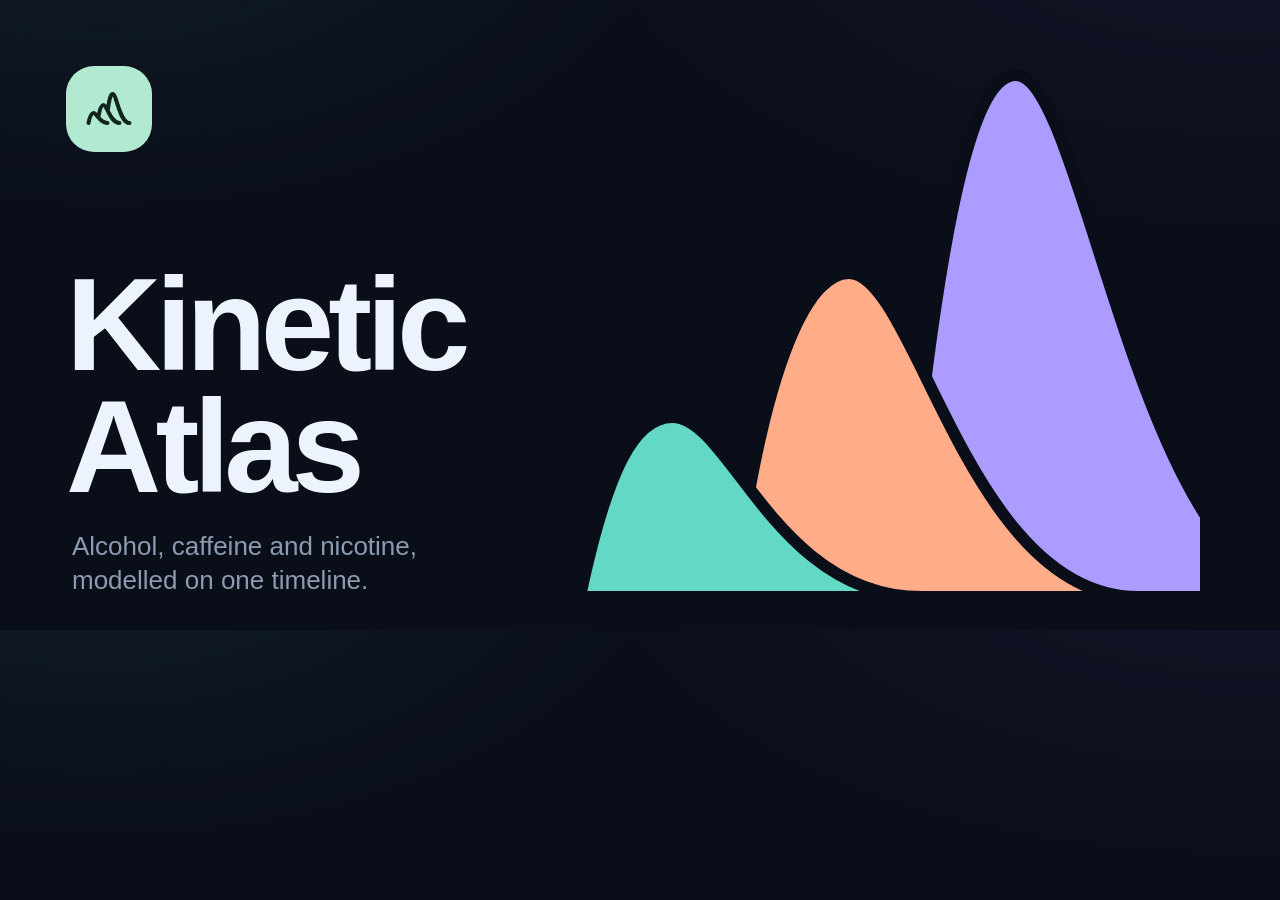
<file: docs/brand/og.html>
<!doctype html>
<html lang="en-GB">
<head>
<meta charset="utf-8">
<title>Kinetic Atlas link preview</title>
<!-- Source of /og.png, the link-preview image. Re-render after editing:
     "/Applications/Google Chrome.app/Contents/MacOS/Google Chrome" --headless=new --hide-scrollbars --window-size=1200,630 --screenshot=og.png "file://$PWD/docs/brand/og.html" -->
<link rel="stylesheet" href="tokens.css">
<style>
  html, body { margin:0; }
  body { width:1200px; height:630px; overflow:hidden; position:relative; font-family:var(--font-sans); color:var(--text);
    background:radial-gradient(ellipse 780px 450px at 8% -20%, var(--glow-teal), transparent 75%), radial-gradient(ellipse 960px 510px at 97% -20%, var(--glow-violet), transparent 70%), var(--bg); }
  .mark { position:absolute; left:66px; top:66px; display:block; }
  .words { position:absolute; left:66px; bottom:33px; }
  .name { margin:0; font-size:132px; line-height:.92; font-weight:850; letter-spacing:-.045em; }
  .tag { max-width:440px; margin:22px 0 0 6px; font-size:26px; line-height:34px; color:var(--muted); }
  .art { position:absolute; right:0; top:0; }
  .alc { fill:var(--alc); }
  .caf { fill:var(--caf); }
  .nic { fill:var(--nic); }
</style>
</head>
<body>
<svg class="mark" width="86" height="86" viewBox="0 0 43 43" fill="none" aria-hidden="true"><rect width="43" height="43" rx="14" fill="#b1ead1"/><path transform="translate(8.5 8.5)" d="M2.75 20C3.51 16.4 4.27 15 5.32 15C6.93 15 8.17 20 12.25 20M7.66 17.26C8.41 12.8 9.2 11 10.22 11C12.09 11 13.52 20 18.25 20M12.37 13.92C13.1 7.95 13.87 5.5 14.86 5.5C16.81 5.5 18.3 20 23.25 20" stroke="#11241d" stroke-width="2" stroke-linecap="round" stroke-linejoin="round"/></svg>
<!-- the brandmark's three dose curves at 36x, filled in the compound hues, back to front: each starts later and peaks higher, the smaller in front; a bg-coloured outline parts them; baseline one line 33px above the edge, the tallest tail bleeding off the right -->
<svg class="art" width="620" height="630" viewBox="0 0 620 630" aria-hidden="true">
<g transform="translate(-99 -123) scale(36)" stroke="var(--bg)" stroke-width=".33" stroke-linejoin="round">
<path class="caf" d="M11.7 20C12.8 8 13.87 5.5 14.86 5.5C16.81 5.5 18.3 20 23.25 20Z"/>
<path class="alc" d="M7 20C7.9 13 9.2 11 10.22 11C12.09 11 13.52 20 18.25 20Z"/>
<path class="nic" d="M2.75 20C3.51 16.4 4.27 15 5.32 15C6.93 15 8.17 20 12.25 20Z"/>
</g>
</svg>
<div class="words">
<h1 class="name">Kinetic<br>Atlas</h1>
<p class="tag">Alcohol, caffeine and nicotine, modelled on one timeline.</p>
</div>
</body>
</html>
</file>
<file: brand/tokens.css>
/* Kinetic Atlas — generated from tokens.json by build_tokens_css.py. Do not edit by hand. */
:root {
  color-scheme: dark;
  /* color */
  --bg: #090e19;
  --surface: #111a29;
  --surface-raised: #152031;
  --surface-inset: #111c2b;
  --well: #0e1725;
  --track: #0d1725;
  --control: #1b293b;
  --control-hover: #28394c;
  --tab-active: #27394d;
  --pill-active: #344257;
  --border: #28374b;
  --border2: #34465c;
  --border-hover: #5d7085;
  --input-border: #354359;
  --dialog-border: #42556d;
  --text: #edf3fc;
  --soft: #b9c5d6;
  --muted: #8d9bb0;
  --placeholder: #72839b;
  --primary: #a8e5bd;
  --primary-hover: #d2f5dd;
  --on-primary: #0c271c;
  --primary-tint: #a8e5bd1f;
  --brand-tile: #b1ead1;
  --brand-ink: #11241d;
  --brand-glow: #92e9c630;
  --alc: #ffad89;
  --alc-tint: #ffad8918;
  --caf: #ac9cff;
  --caf-tint: #ac9cff18;
  --nic: #63d9c5;
  --nic-tint: #63d9c518;
  --danger: #ff7d83;
  --warn: #ffd089;
  --success-ink: #b5efcf;
  --success-bg: #213c36;
  --success-border: #3b6658;
  --feedback: #b0eac9;
  --badge-ink: #c0d3e7;
  --badge-bg: #26374a;
  --badge-border: #3a4c62;
  --warn-ink: #ffddb1;
  --warn-bg: #453629;
  --warn-border: #82614a;
  --urgent-ink: #ffc1be;
  --urgent-bg: #4c2a32;
  --urgent-border: #875561;
  --urgent-surface: #2a1a22;
  --danger-ink: #ffb3bb;
  --danger-bg: #46292f;
  --danger-border: #834951;
  --notice-ink: #ffdbad;
  --notice-bg: #392d24;
  --notice-border: #6e5b49;
  --alert-ink: #ead3cb;
  --alert-strong: #ffc9b5;
  --alert-bg: #3f282966;
  --alert-border: #85554f;
  --live-ink: #d9f7e9;
  --live-note: #bcdccf;
  --live-bg: #1a342d70;
  --live-border: #3a564e;
  --code-ink: #c5e7d8;
  --chart-trace: #b2ddf0;
  --chart-band: #7e9ab13c;
  --chart-band-edge: #7888ab80;
  --chart-now: #f1f5fb;
  --chart-bedtime: #d6c07b;
  --chart-grid: #283747;
  --tooltip-bg: #08111cee;
  --tooltip-border: #547084;
  --glow-teal: #253e4d55;
  --glow-violet: #392b5b46;
  --backdrop: #010710cc;
  /* shadow */
  --shadow: 0 20px 70px #0206105e;
  --shadow-panel: 0 12px 32px #0000000d;
  --shadow-dialog: 0 30px 100px #000000bb;
  --shadow-pill: 0 2px 6px #00000044;
  --shadow-brand: 0 9px 24px #92e9c630;
  /* spacing */
  --space-1: 4px;
  --space-2: 8px;
  --space-3: 11px;
  --space-4: 13px;
  --space-5: 17px;
  --space-6: 22px;
  --space-7: 28px;
  --space-8: 36px;
  --space-9: 44px;
  /* radius */
  --radius: 21px;
  --radius-brand: 14px;
  --radius-card: 12px;
  --radius-control: 11px;
  --radius-input: 10px;
  --radius-sm: 8px;
  --radius-xs: 7px;
  --radius-pill: 100px;
  /* layout */
  --shell-max: 1510px;
  --side-min: 350px;
  --chart-h: 380px;
  --chart-h-sm: 260px;
  --control-h: 39px;
  --input-h: 44px;
  --bp-lg: 1120px;
  --bp-md: 900px;
  --bp-sm: 680px;
  /* type */
  --font-sans: Inter, ui-sans-serif, -apple-system, BlinkMacSystemFont, "Segoe UI", sans-serif;
  --font-mono: ui-monospace, SFMono-Regular, Consolas, monospace;
}
</file>
<file: brand/components.css>
/* Kinetic Atlas components. Class names match index.html; literal colours replaced by tokens. */
body { margin: 0; background: radial-gradient(ellipse 850px 480px at 8% -12%, var(--glow-teal), transparent 75%), radial-gradient(ellipse 1100px 600px at 97% -13%, var(--glow-violet), transparent 70%), var(--bg); color: var(--text); font: 14px/1.55 var(--font-sans); }
* { box-sizing: border-box; }
button, input, select, textarea { font: inherit; }
button { cursor: pointer; }
button:disabled { opacity: .45; cursor: not-allowed; }
h1, h2, h3, h4, p { margin: 0; }
h1, h2, h3 { letter-spacing: -.035em; }
p { color: var(--soft); }
a { color: var(--primary); text-decoration-thickness: 1px; text-underline-offset: 3px; }
a:focus-visible, button:focus-visible, input:focus-visible, select:focus-visible, textarea:focus-visible { outline: 2px solid var(--primary); outline-offset: 3px; }

/* preview scaffolding */
.ds-row { display: flex; flex-wrap: wrap; gap: var(--space-2); align-items: center; padding: var(--space-6); }
.ds-stack { display: grid; gap: var(--space-3); padding: var(--space-6); }
.ds-grid3 { display: grid; grid-template-columns: repeat(3, minmax(0, 1fr)); gap: var(--space-4); padding: var(--space-6); }

/* brand */
.brand { display: flex; align-items: center; gap: var(--space-4); text-decoration: none; color: var(--text); }
.brandmark { width: 43px; height: 43px; border-radius: var(--radius-brand); background: var(--brand-tile); color: var(--brand-ink); display: grid; place-items: center; box-shadow: var(--shadow-brand); }
.brandname { font-size: 17px; font-weight: 850; letter-spacing: -.04em; }

/* buttons */
.btn { display: inline-flex; justify-content: center; align-items: center; gap: var(--space-2); padding: 9px 14px; border: 1px solid var(--border2); border-radius: var(--radius-control); background: var(--control); color: var(--text); font-weight: 700; font-size: 12px; transition: .15s ease; min-height: var(--control-h); }
.btn:hover { background: var(--control-hover); border-color: var(--border-hover); }
.btn-primary { background: var(--primary); border-color: var(--primary); color: var(--on-primary); }
.btn-primary:hover { background: var(--primary-hover); border-color: var(--primary-hover); }
.btn-ghost { background: transparent; }
.btn-outline { background: transparent; border-color: var(--primary); color: var(--primary); }
.btn-outline:hover, .btn-outline:focus-visible { background: var(--primary-tint); border-color: var(--primary-hover); color: var(--primary-hover); }
.btn-danger { border-color: var(--danger-border); color: var(--danger-ink); background: var(--danger-bg); }
.btn-small { padding: 5px 8px; min-height: 28px; font-size: 11px; border-radius: var(--radius-sm); }
.ic { width: 1.25em; height: 1.25em; flex-shrink: 0; vertical-align: -.25em; fill: none; stroke: currentColor; stroke-width: 2.2; stroke-linecap: round; stroke-linejoin: round; }
.linkbtn { background: none; border: 0; padding: 0; color: var(--primary); font-size: 12px; text-decoration: underline; text-decoration-thickness: 1px; text-underline-offset: 3px; }

/* tags and badges */
.tag { font-size: 11px; border: 1px solid var(--border2); border-radius: var(--radius-pill); padding: 5px 10px; color: var(--soft); background: #1a293a85; }
.tag.green { color: var(--success-ink); border-color: var(--success-border); background: var(--success-bg); }
.badge-status { font-size: 10px; border-radius: var(--radius-xs); background: var(--badge-bg); color: var(--badge-ink); padding: 4px 7px; border: 1px solid var(--badge-border); font-weight: 700; }
.badge-status.warn { background: var(--warn-bg); color: var(--warn-ink); border-color: var(--warn-border); }
.badge-status.urgent { background: var(--urgent-bg); color: var(--urgent-ink); border-color: var(--urgent-border); }

/* metric card */
.metric { position: relative; overflow: hidden; border: 1px solid var(--border); border-radius: var(--radius); background: linear-gradient(120deg, var(--surface-raised), var(--surface)); padding: 16px 20px; }
.metric:before { content: ""; position: absolute; inset: -75px -40px auto auto; height: 210px; width: 210px; border-radius: 50%; opacity: .09; background: var(--tone); filter: blur(35px); }
.metric.alcohol, .alcohol { --tone: var(--alc); }
.metric.caffeine, .caffeine { --tone: var(--caf); }
.metric.nicotine, .nicotine { --tone: var(--nic); }
.compound { display: flex; gap: var(--space-2); align-items: center; color: var(--soft); font-size: 12px; font-weight: 750; }
.compound-dot { height: 9px; width: 9px; border-radius: 50%; background: var(--tone); box-shadow: 0 0 13px var(--tone); }
.metric-value { display: flex; align-items: baseline; gap: 7px; margin-top: 10px; }
.metric-value strong { font-weight: 800; font-size: 35px; line-height: 1; letter-spacing: -.055em; font-variant-numeric: tabular-nums; }
.metric-value span { font-size: 12px; color: var(--muted); }
.metric-foot { color: var(--muted); font-size: 12px; margin-top: var(--space-4); }
.metric-foot b { color: var(--soft); }
.meter { height: 4px; border-radius: 6px; background: var(--chart-grid); margin-top: 16px; overflow: hidden; }
.meter > span { height: 100%; display: block; background: var(--tone); border-radius: 6px; transition: width .3s; }

/* panel */
.panel { border: 1px solid var(--border); background: linear-gradient(155deg, var(--surface-raised) 0%, var(--surface) 95%); border-radius: var(--radius); box-shadow: var(--shadow-panel); min-width: 0; }
.panel-pad { padding: var(--space-6); }
.panel-title { display: flex; justify-content: space-between; align-items: start; gap: 12px; margin-bottom: var(--space-5); }
.panel-title h2 { font-size: 18px; font-weight: 800; }
.panel-title p { font-size: 11px; color: var(--muted); margin-top: 4px; }

/* tabs and pills */
.tabs { display: flex; gap: var(--space-1); padding: var(--space-1); background: var(--track); border: 1px solid var(--border); border-radius: var(--radius-card); flex-wrap: wrap; }
.tabs button { border: 0; background: transparent; color: var(--muted); padding: 8px 15px; border-radius: var(--radius-sm); font-size: 12px; font-weight: 780; }
.tabs button.active { background: var(--tab-active); color: var(--text); }
.tabs .alcohol.active { box-shadow: inset 0 -2px var(--alc); }
.tabs .caffeine.active { box-shadow: inset 0 -2px var(--caf); }
.tabs .nicotine.active { box-shadow: inset 0 -2px var(--nic); }
.tabs .all.active { background: linear-gradient(90deg, var(--alc), var(--caf), var(--nic)) bottom / 100% 2px no-repeat, var(--tab-active); }
.pill-btns { display: inline-flex; gap: var(--space-1); padding: var(--space-1); border: 1px solid var(--border); border-radius: var(--radius-control); background: var(--track); }
.pill-btns button { background: transparent; border: 0; border-radius: var(--radius-xs); color: var(--muted); font-size: 11px; font-weight: 750; padding: 7px 11px; }
.pill-btns button.active { background: var(--pill-active); color: var(--text); box-shadow: var(--shadow-pill); }

/* forms */
.field label, .form-label { display: block; font-size: 11px; color: var(--soft); font-weight: 760; margin-bottom: 6px; }
.input, select, textarea { width: 100%; background: var(--well); border: 1px solid var(--input-border); border-radius: var(--radius-input); color: var(--text); padding: 10px 12px; min-height: var(--input-h); outline: none; transition: border-color .15s; }
.input:focus, select:focus, textarea:focus { border-color: #96d0b4; box-shadow: 0 0 0 3px #8bd1ac19; }
.input::placeholder, textarea::placeholder { color: var(--placeholder); }
.formgrid { display: grid; grid-template-columns: repeat(2, minmax(0, 1fr)); gap: var(--space-3); align-items: end; }
.formgrid .full { grid-column: 1 / -1; }
.formhint { font-size: 10px; color: var(--muted); margin-top: 5px; }
.live-preview { display: flex; justify-content: space-between; gap: 12px; border: 1px solid var(--live-border); background: var(--live-bg); border-radius: var(--radius-control); padding: 11px 13px; align-items: center; }
.live-preview small { display: block; font-size: 10px; color: var(--muted); }
.live-preview b { display: block; color: var(--live-ink); font-size: 17px; letter-spacing: -.025em; }
.live-preview > span { font-size: 11px; color: var(--live-note); text-align: right; max-width: 190px; }
.feedback { min-height: 18px; font-size: 11px; color: var(--feedback); }

/* stat box and insight tile */
.stats-row { display: grid; grid-template-columns: repeat(3, 1fr); gap: 9px; }
.statbox { border: 1px solid var(--border); padding: 12px 13px; background: var(--surface-inset); border-radius: var(--radius-control); }
.statbox span { display: block; font-size: 10px; color: var(--muted); margin-bottom: 4px; }
.statbox strong { font-size: 17px; font-variant-numeric: tabular-nums; }
.statbox small { font-size: 10px; color: var(--muted); font-weight: 500; }
.insight { border: 1px solid var(--border); border-radius: var(--radius-brand); background: var(--surface-inset); padding: 14px; }
.insight .micro { color: var(--muted); text-transform: uppercase; letter-spacing: .11em; font-size: 10px; font-weight: 800; }
.insight .big { font-size: 20px; font-weight: 800; letter-spacing: -.04em; margin-top: 8px; font-variant-numeric: tabular-nums; }
.insight p { font-size: 12px; margin-top: 6px; }
.kpi-mini { display: flex; align-items: center; justify-content: space-between; margin-top: 6px; gap: 8px; flex-wrap: wrap; }

/* guidance card */
.info-card { border: 1px solid var(--border); border-left: 3px solid var(--border2); border-radius: var(--radius-card); padding: 13px 14px; background: var(--surface-inset); }
.info-card.caution { border-left-color: var(--warn); }
.info-card.urgent { border-left-color: var(--danger); background: var(--urgent-surface); }
.info-sev { display: block; color: var(--muted); text-transform: uppercase; letter-spacing: .11em; font-size: 10px; font-weight: 800; margin-bottom: 2px; }
.caution .info-sev { color: var(--warn); }
.urgent .info-sev { color: var(--danger); }
.info-card b { display: block; font-size: 12px; }
.info-card p { font-size: 11px; margin-top: 4px; }

/* history row */
.log-item { display: flex; align-items: center; gap: 11px; padding: 12px 2px; border-top: 1px solid var(--border); }
.log-symbol { width: 35px; height: 35px; border-radius: var(--radius-control); flex-shrink: 0; display: grid; place-items: center; font-size: 16px; }
.log-symbol.alcohol { color: var(--alc); background: var(--alc-tint); }
.log-symbol.caffeine { color: var(--caf); background: var(--caf-tint); }
.log-symbol.nicotine { color: var(--nic); background: var(--nic-tint); }
.log-main { flex: 1; min-width: 0; }
.log-main b { font-size: 12px; display: block; overflow: hidden; text-overflow: ellipsis; white-space: nowrap; }
.log-main small, .log-dose small { font-size: 10px; color: var(--muted); display: block; }
.log-dose { text-align: right; max-width: 96px; white-space: normal; line-height: 1.3; }
.log-dose b { font-size: 12px; }
.log-actions { display: flex; gap: 2px; }
.log-actions button { color: var(--muted); background: transparent; border: 0; font-size: 13px; padding: 4px 2px; border-radius: 5px; }
.log-actions .ic { width: 15px; height: 15px; }
.log-actions button:hover { background: #ffffff16; color: var(--text); }

/* empty state, notices, alert */
.empty-state { padding: 26px; text-align: center; background: var(--well); border: 1px dashed #405168; border-radius: var(--radius-card); color: var(--muted); }
.empty-state b { display: block; color: var(--soft); margin: 9px 0 4px; }
.empty-state .ic { display: block; width: 28px; height: 28px; margin: 0 auto; }
.empty-state p { font-size: 12px; }
.notice { border: 1px solid var(--notice-border); background: var(--notice-bg); padding: 10px 13px; border-radius: var(--radius-input); font-size: 11px; color: var(--notice-ink); }
.foot-alert { border: 1px solid var(--alert-border); background: var(--alert-bg); border-radius: var(--radius-card); padding: 12px 15px; color: var(--alert-ink); font-size: 12px; }
.foot-alert strong { color: var(--alert-strong); }

/* chart legend and tooltip */
.legend { display: flex; flex-wrap: wrap; gap: 8px 17px; align-items: center; border-top: 1px solid var(--border); padding-top: 15px; }
.legend span { font-size: 11px; color: var(--soft); }
.legend i { display: inline-block; width: 18px; height: 3px; vertical-align: 3px; margin-right: 6px; background: var(--chart-trace); border-radius: 10px; }
.legend i.band { height: 8px; background: var(--chart-band); border: 1px solid var(--chart-band-edge); }
.legend i.now { height: 12px; width: 2px; background: var(--chart-now); }
.legend i.bed { height: 12px; width: 2px; background: var(--chart-bedtime); }
.legend i.dose { width: 8px; height: 7px; vertical-align: 0; border-radius: 0; clip-path: polygon(50% 0, 100% 100%, 0 100%); }
.legend-unit { margin-left: auto; color: var(--muted) !important; }
.chart-tooltip { position: relative; display: inline-block; background: var(--tooltip-bg); border: 1px solid var(--tooltip-border); border-radius: var(--radius-input); padding: 9px 12px; box-shadow: var(--shadow); min-width: 164px; font-size: 11px; }
.chart-tooltip strong { display: block; color: var(--text); margin-bottom: 4px; }
.chart-tooltip span { display: block; color: var(--soft); }
.chart-tooltip .tip-doses { border-top: 1px solid var(--tooltip-border); margin-top: 6px; padding-top: 6px; }
.chart-tooltip .tip-doses span { max-width: 250px; white-space: nowrap; overflow: hidden; text-overflow: ellipsis; }
.chart-tooltip i { display: inline-block; width: 7px; height: 7px; border-radius: 50%; margin-right: 5px; vertical-align: 1px; }

/* dialog (static rendering of <dialog open>) */
.ds-dialog { border: 1px solid var(--dialog-border); border-radius: var(--radius); background: var(--surface-inset); color: var(--text); box-shadow: var(--shadow-dialog); overflow: hidden; max-width: 560px; }
.dialog-head { display: flex; align-items: start; justify-content: space-between; gap: 15px; padding: 24px 24px 18px; border-bottom: 1px solid var(--border); }
.dialog-head h2 { font-size: 23px; }
.dialog-head p { font-size: 12px; margin-top: 5px; }
.dialog-body { padding: 24px; }
.dialog-footer { padding: 15px 24px; border-top: 1px solid var(--border); display: flex; gap: 8px; justify-content: space-between; align-items: center; flex-wrap: wrap; background: #121e2d; }
.method-code { font-family: var(--font-mono); color: var(--code-ink); background: var(--track); border: 1px solid var(--border); border-radius: var(--radius-input); padding: 13px; white-space: pre-wrap; font-size: 11px; }

/* toast (static) */
.toast { display: inline-block; background: var(--control); border: 1px solid var(--border2); border-radius: var(--radius-card); padding: 10px 16px; font-size: 12px; box-shadow: var(--shadow); }

@media (prefers-reduced-motion: reduce) { *, *:before, *:after { transition: none !important; animation: none !important; } }
</file>
<file: docs/brand/tokens.css>
/* Kinetic Atlas — generated from tokens.json by build_tokens_css.py. Do not edit by hand. */
:root {
  color-scheme: dark;
  /* color */
  --bg: #090e19;
  --surface: #111a29;
  --surface-raised: #152031;
  --surface-inset: #111c2b;
  --well: #0e1725;
  --track: #0d1725;
  --control: #1b293b;
  --control-hover: #28394c;
  --tab-active: #27394d;
  --pill-active: #344257;
  --border: #28374b;
  --border2: #34465c;
  --border-hover: #5d7085;
  --input-border: #354359;
  --dialog-border: #42556d;
  --text: #edf3fc;
  --soft: #b9c5d6;
  --muted: #8d9bb0;
  --placeholder: #72839b;
  --primary: #a8e5bd;
  --primary-hover: #d2f5dd;
  --on-primary: #0c271c;
  --primary-tint: #a8e5bd1f;
  --brand-tile: #b1ead1;
  --brand-ink: #11241d;
  --brand-glow: #92e9c630;
  --alc: #ffad89;
  --alc-tint: #ffad8918;
  --caf: #ac9cff;
  --caf-tint: #ac9cff18;
  --nic: #63d9c5;
  --nic-tint: #63d9c518;
  --danger: #ff7d83;
  --warn: #ffd089;
  --success-ink: #b5efcf;
  --success-bg: #213c36;
  --success-border: #3b6658;
  --feedback: #b0eac9;
  --badge-ink: #c0d3e7;
  --badge-bg: #26374a;
  --badge-border: #3a4c62;
  --warn-ink: #ffddb1;
  --warn-bg: #453629;
  --warn-border: #82614a;
  --urgent-ink: #ffc1be;
  --urgent-bg: #4c2a32;
  --urgent-border: #875561;
  --urgent-surface: #2a1a22;
  --danger-ink: #ffb3bb;
  --danger-bg: #46292f;
  --danger-border: #834951;
  --notice-ink: #ffdbad;
  --notice-bg: #392d24;
  --notice-border: #6e5b49;
  --live-ink: #d9f7e9;
  --live-note: #bcdccf;
  --live-bg: #1a342d70;
  --live-border: #3a564e;
  --code-ink: #c5e7d8;
  --chart-trace: #b2ddf0;
  --chart-band: #7e9ab13c;
  --chart-band-edge: #7888ab80;
  --chart-now: #f1f5fb;
  --chart-bedtime: #d6c07b;
  --chart-grid: #283747;
  --tooltip-bg: #08111cee;
  --tooltip-border: #547084;
  --glow-teal: #253e4d55;
  --glow-violet: #392b5b46;
  --backdrop: #010710cc;
  /* shadow */
  --shadow: 0 20px 70px #0206105e;
  --shadow-panel: 0 12px 32px #0000000d;
  --shadow-dialog: 0 30px 100px #000000bb;
  --shadow-pill: 0 2px 6px #00000044;
  --shadow-brand: 0 9px 24px #92e9c630;
  /* spacing */
  --space-1: 4px;
  --space-2: 8px;
  --space-3: 11px;
  --space-4: 13px;
  --space-5: 17px;
  --space-6: 22px;
  --space-7: 28px;
  --space-8: 36px;
  --space-9: 44px;
  /* radius */
  --radius: 21px;
  --radius-brand: 14px;
  --radius-card: 12px;
  --radius-control: 11px;
  --radius-input: 10px;
  --radius-sm: 8px;
  --radius-xs: 7px;
  --radius-pill: 100px;
  /* layout */
  --shell-max: 1510px;
  --side-min: 350px;
  --chart-h: 380px;
  --chart-h-sm: 260px;
  --control-h: 39px;
  --input-h: 44px;
  --bp-lg: 1120px;
  --bp-md: 900px;
  --bp-sm: 680px;
  /* type */
  --font-sans: Inter, ui-sans-serif, -apple-system, BlinkMacSystemFont, "Segoe UI", sans-serif;
  --font-mono: ui-monospace, SFMono-Regular, Consolas, monospace;
  --font-accent: "Hoefler Text", "Palatino Linotype", Palatino, Georgia, serif;
}
</file>
<file: docs/brand/components.css>
/* Kinetic Atlas components. Class names match index.html; literal colours replaced by tokens. */
body { margin: 0; background: radial-gradient(ellipse 850px 480px at 8% -12%, var(--glow-teal), transparent 75%), radial-gradient(ellipse 1100px 600px at 97% -13%, var(--glow-violet), transparent 70%), var(--bg); color: var(--text); font: 14px/1.55 var(--font-sans); }
* { box-sizing: border-box; }
button, input, select, textarea { font: inherit; }
button { cursor: pointer; }
button:disabled { opacity: .45; cursor: not-allowed; }
h1, h2, h3, h4, p { margin: 0; }
h1, h2, h3 { letter-spacing: -.035em; }
p { color: var(--soft); }
a { color: var(--primary); text-decoration-thickness: 1px; text-underline-offset: 3px; }
a:focus-visible, button:focus-visible, input:focus-visible, select:focus-visible, textarea:focus-visible { outline: 2px solid var(--primary); outline-offset: 3px; }

/* preview scaffolding */
.ds-row { display: flex; flex-wrap: wrap; gap: var(--space-2); align-items: center; padding: var(--space-6); }
.ds-stack { display: grid; gap: var(--space-3); padding: var(--space-6); }
.ds-grid3 { display: grid; grid-template-columns: repeat(3, minmax(0, 1fr)); gap: var(--space-4); padding: var(--space-6); }

/* brand */
.brand { display: flex; align-items: center; gap: var(--space-4); text-decoration: none; color: var(--text); }
.brandmark { width: 43px; height: 43px; border-radius: var(--radius-brand); background: var(--brand-tile); color: var(--brand-ink); display: grid; place-items: center; box-shadow: var(--shadow-brand); }
.brandname { font-size: 17px; font-weight: 850; letter-spacing: -.04em; }

/* intro */
.intro { margin: 0 0 24px; }
.intro .micro { color: var(--muted); text-transform: uppercase; letter-spacing: .11em; font-size: 10px; font-weight: 800; }
.intro h1 { font-size: min(3vw, 42px); line-height: 1.15; font-weight: 750; margin: 6px 0 10px; text-wrap: balance; }
.intro h1 span { font: italic 400 1.18em/1 var(--font-accent); letter-spacing: 0; margin: 0 .03em 0 .06em; }
.intro > p { font-size: 12px; color: var(--soft); }
.intro .linkbtn { font-size: inherit; color: inherit; text-decoration-color: var(--muted); }
.intro .linkbtn:hover { color: var(--primary); }
.c-alc { color: var(--alc); } .c-caf { color: var(--caf); } .c-nic { color: var(--nic); }
@media (max-width: 1120px) { .intro h1 { font-size: 29px; line-height: 1.22; } }
@media (max-width: 680px) { .intro { margin-bottom: 16px; } .intro h1 { font-size: 26px; } }

/* buttons */
.btn { display: inline-flex; justify-content: center; align-items: center; gap: var(--space-2); padding: 9px 14px; border: 1px solid var(--border2); border-radius: var(--radius-control); background: var(--control); color: var(--text); font-weight: 700; font-size: 12px; transition: .15s ease; min-height: var(--control-h); }
.btn:hover { background: var(--control-hover); border-color: var(--border-hover); }
.btn-primary { background: var(--primary); border-color: var(--primary); color: var(--on-primary); }
.btn-primary:hover { background: var(--primary-hover); border-color: var(--primary-hover); }
.btn-ghost { background: transparent; }
.btn-outline { background: transparent; border-color: var(--primary); color: var(--primary); }
.btn-outline:hover, .btn-outline:focus-visible { background: var(--primary-tint); border-color: var(--primary-hover); color: var(--primary-hover); }
.btn-danger { border-color: var(--danger-border); color: var(--danger-ink); background: var(--danger-bg); }
.btn-small { padding: 5px 8px; min-height: 28px; font-size: 11px; border-radius: var(--radius-sm); }
.ic { width: 1.25em; height: 1.25em; flex-shrink: 0; vertical-align: -.25em; fill: none; stroke: currentColor; stroke-width: 2.2; stroke-linecap: round; stroke-linejoin: round; }
.linkbtn { background: none; border: 0; padding: 0; color: var(--primary); font-size: 12px; text-decoration: underline; text-decoration-thickness: 1px; text-underline-offset: 3px; }

/* tags and badges */
.tag { font-size: 11px; border: 1px solid var(--border2); border-radius: var(--radius-pill); padding: 5px 10px; color: var(--soft); background: #1a293a85; }
.tag.green { color: var(--success-ink); border-color: var(--success-border); background: var(--success-bg); }
.badge-status { font-size: 10px; border-radius: var(--radius-xs); background: var(--badge-bg); color: var(--badge-ink); padding: 4px 7px; border: 1px solid var(--badge-border); font-weight: 700; }
.badge-status.warn { background: var(--warn-bg); color: var(--warn-ink); border-color: var(--warn-border); }
.badge-status.urgent { background: var(--urgent-bg); color: var(--urgent-ink); border-color: var(--urgent-border); }

/* metric card */
.metric { position: relative; overflow: hidden; border: 1px solid var(--border); border-radius: var(--radius); background: linear-gradient(120deg, var(--surface-raised), var(--surface)); padding: 16px 20px; }
.metric:before { content: ""; position: absolute; inset: -75px -40px auto auto; height: 210px; width: 210px; border-radius: 50%; opacity: .09; background: var(--tone); filter: blur(35px); }
.metric.alcohol, .alcohol { --tone: var(--alc); }
.metric.caffeine, .caffeine { --tone: var(--caf); }
.metric.nicotine, .nicotine { --tone: var(--nic); }
.compound { display: flex; gap: var(--space-2); align-items: center; color: var(--soft); font-size: 12px; font-weight: 750; }
.compound-dot { height: 9px; width: 9px; border-radius: 50%; background: var(--tone); box-shadow: 0 0 13px var(--tone); }
.metric-value { display: flex; align-items: baseline; gap: 7px; margin-top: 10px; }
.metric-value strong { font-weight: 800; font-size: 35px; line-height: 1; letter-spacing: -.055em; font-variant-numeric: tabular-nums; }
.metric-value span { font-size: 12px; color: var(--muted); }
.metric-foot { color: var(--muted); font-size: 12px; margin-top: var(--space-4); }
.metric-foot b { color: var(--soft); }
.meter { height: 4px; border-radius: 6px; background: var(--chart-grid); margin-top: 16px; overflow: hidden; }
.meter > span { height: 100%; display: block; background: var(--tone); border-radius: 6px; transition: width .3s; }

/* panel */
.panel { border: 1px solid var(--border); background: linear-gradient(155deg, var(--surface-raised) 0%, var(--surface) 95%); border-radius: var(--radius); box-shadow: var(--shadow-panel); min-width: 0; }
.panel-pad { padding: var(--space-6); }
.panel-title { display: flex; justify-content: space-between; align-items: start; gap: 12px; margin-bottom: var(--space-5); }
.panel-title h2 { font-size: 18px; font-weight: 800; }
.panel-title p { font-size: 11px; color: var(--muted); margin-top: 4px; }

/* tabs and pills */
.tabs { display: flex; gap: var(--space-1); padding: var(--space-1); background: var(--track); border: 1px solid var(--border); border-radius: var(--radius-card); flex-wrap: wrap; }
.tabs button { border: 0; background: transparent; color: var(--muted); padding: 8px 15px; border-radius: var(--radius-sm); font-size: 12px; font-weight: 780; }
.tabs button.active { background: var(--tab-active); color: var(--text); }
.tabs .alcohol.active { box-shadow: inset 0 -2px var(--alc); }
.tabs .caffeine.active { box-shadow: inset 0 -2px var(--caf); }
.tabs .nicotine.active { box-shadow: inset 0 -2px var(--nic); }
.tabs .all.active { position: relative; isolation: isolate; background: linear-gradient(90deg, var(--alc), var(--caf), var(--nic)) bottom / 100% 8px no-repeat, var(--tab-active); }
/* Cover: hides all but the bottom 2px of the gradient, with the button's own corner radius, so the stripe curves like the other tabs' inset shadow. */
.tabs .all.active::after { content: ''; position: absolute; z-index: -1; left: 0; right: 0; bottom: 2px; height: 8px; border-radius: 0 0 var(--radius-sm) var(--radius-sm); background: var(--tab-active); }
.pill-btns { display: inline-flex; gap: var(--space-1); padding: var(--space-1); border: 1px solid var(--border); border-radius: var(--radius-control); background: var(--track); }
.pill-btns button { background: transparent; border: 0; border-radius: var(--radius-xs); color: var(--muted); font-size: 11px; font-weight: 750; padding: 7px 11px; }
.pill-btns button.active { background: var(--pill-active); color: var(--text); box-shadow: var(--shadow-pill); }

/* forms */
.field label, .form-label { display: block; font-size: 11px; color: var(--soft); font-weight: 760; margin-bottom: 6px; }
.input, select, textarea { width: 100%; background: var(--well); border: 1px solid var(--input-border); border-radius: var(--radius-input); color: var(--text); padding: 10px 12px; min-height: var(--input-h); outline: none; transition: border-color .15s; }
.input:focus, select:focus, textarea:focus { border-color: #96d0b4; box-shadow: 0 0 0 3px #8bd1ac19; }
.input::placeholder, textarea::placeholder { color: var(--placeholder); }
.formgrid { display: grid; grid-template-columns: repeat(2, minmax(0, 1fr)); gap: var(--space-3); align-items: end; }
.formgrid .full { grid-column: 1 / -1; }
.formhint { font-size: 10px; color: var(--muted); margin-top: 5px; }
.live-preview { display: flex; justify-content: space-between; gap: 12px; border: 1px solid var(--live-border); background: var(--live-bg); border-radius: var(--radius-control); padding: 11px 13px; align-items: center; }
.live-preview small { display: block; font-size: 10px; color: var(--muted); }
.live-preview b { display: block; color: var(--live-ink); font-size: 17px; letter-spacing: -.025em; }
.live-preview > span { font-size: 11px; color: var(--live-note); text-align: right; max-width: 190px; }
.feedback { min-height: 18px; font-size: 11px; color: var(--feedback); }

/* stat box and insight tile */
.stats-row { display: grid; grid-template-columns: repeat(3, 1fr); gap: 9px; }
.statbox { border: 1px solid var(--border); padding: 12px 13px; background: var(--surface-inset); border-radius: var(--radius-control); }
.statbox span { display: block; font-size: 10px; color: var(--muted); margin-bottom: 4px; }
.statbox strong { font-size: 17px; font-variant-numeric: tabular-nums; }
.statbox small { font-size: 10px; color: var(--muted); font-weight: 500; }
.insight { border: 1px solid var(--border); border-radius: var(--radius-brand); background: var(--surface-inset); padding: 14px; }
.insight .micro { color: var(--muted); text-transform: uppercase; letter-spacing: .11em; font-size: 10px; font-weight: 800; }
.insight .big { font-size: 20px; font-weight: 800; letter-spacing: -.04em; margin-top: 8px; font-variant-numeric: tabular-nums; }
.insight p { font-size: 12px; margin-top: 6px; }
.kpi-mini { display: flex; align-items: center; justify-content: space-between; margin-top: 6px; gap: 8px; flex-wrap: wrap; }

/* guidance card */
.info-card { border: 1px solid var(--border); border-left: 3px solid var(--border2); border-radius: var(--radius-card); padding: 13px 14px; background: var(--surface-inset); }
.info-card.caution { border-left-color: var(--warn); }
.info-card.urgent { border-left-color: var(--danger); background: var(--urgent-surface); }
.info-sev { display: block; color: var(--muted); text-transform: uppercase; letter-spacing: .11em; font-size: 10px; font-weight: 800; margin-bottom: 2px; }
.caution .info-sev { color: var(--warn); }
.urgent .info-sev { color: var(--danger); }
.info-card b { display: block; font-size: 12px; }
.info-card p { font-size: 11px; margin-top: 4px; }

/* history row */
.log-item { display: flex; align-items: center; gap: 11px; padding: 12px 2px; border-top: 1px solid var(--border); }
.log-symbol { width: 35px; height: 35px; border-radius: var(--radius-control); flex-shrink: 0; display: grid; place-items: center; font-size: 16px; }
.log-symbol.alcohol { color: var(--alc); background: var(--alc-tint); }
.log-symbol.caffeine { color: var(--caf); background: var(--caf-tint); }
.log-symbol.nicotine { color: var(--nic); background: var(--nic-tint); }
.log-main { flex: 1; min-width: 0; }
.log-main b { font-size: 12px; display: block; overflow: hidden; text-overflow: ellipsis; white-space: nowrap; }
.log-main small, .log-dose small { font-size: 10px; color: var(--muted); display: block; }
.log-dose { text-align: right; max-width: 96px; white-space: normal; line-height: 1.3; }
.log-dose b { font-size: 12px; }
.log-actions { display: flex; gap: 2px; }
.log-actions button { color: var(--muted); background: transparent; border: 0; font-size: 13px; padding: 4px 2px; border-radius: 5px; }
.log-actions .ic { width: 15px; height: 15px; }
.log-actions button:hover { background: #ffffff16; color: var(--text); }

/* empty state, notices, alert */
.empty-state { padding: 26px; text-align: center; background: var(--well); border: 1px dashed #405168; border-radius: var(--radius-card); color: var(--muted); }
.empty-state b { display: block; color: var(--soft); margin: 9px 0 4px; }
.empty-state .ic { display: block; width: 28px; height: 28px; margin: 0 auto; }
.empty-state p { font-size: 12px; }
.notice { border: 1px solid var(--notice-border); background: var(--notice-bg); padding: 10px 13px; border-radius: var(--radius-input); font-size: 11px; color: var(--notice-ink); }

/* chart legend and tooltip */
.legend { display: flex; flex-wrap: wrap; gap: 8px 17px; align-items: center; border-top: 1px solid var(--border); padding-top: 15px; }
.legend span { font-size: 11px; color: var(--soft); }
.legend i { display: inline-block; width: 18px; height: 3px; vertical-align: 3px; margin-right: 6px; background: var(--chart-trace); border-radius: 10px; }
.legend i.band { height: 8px; background: var(--chart-band); border: 1px solid var(--chart-band-edge); }
.legend i.now { height: 12px; width: 2px; background: var(--chart-now); }
.legend i.bed { height: 12px; width: 2px; background: var(--chart-bedtime); }
.legend i.dotted { height: 2px; border-radius: 0; background: repeating-linear-gradient(90deg, var(--nic) 0 2px, transparent 2px 6px); }
.legend i.dose { width: 8px; height: 7px; vertical-align: 0; border-radius: 0; clip-path: polygon(50% 0, 100% 100%, 0 100%); }
.legend-unit { margin-left: auto; color: var(--muted) !important; }
.chart-tooltip { position: relative; display: inline-block; background: var(--tooltip-bg); border: 1px solid var(--tooltip-border); border-radius: var(--radius-input); padding: 9px 12px; box-shadow: var(--shadow); min-width: 164px; font-size: 11px; }
.chart-tooltip strong { display: block; color: var(--text); margin-bottom: 4px; }
.chart-tooltip span { display: block; color: var(--soft); }
.chart-tooltip .tip-doses { border-top: 1px solid var(--tooltip-border); margin-top: 6px; padding-top: 6px; }
.chart-tooltip .tip-doses span { max-width: 250px; white-space: nowrap; overflow: hidden; text-overflow: ellipsis; }
.chart-tooltip i { display: inline-block; width: 7px; height: 7px; border-radius: 50%; margin-right: 5px; vertical-align: 1px; }

/* dialog (static rendering of <dialog open>) */
.ds-dialog { border: 1px solid var(--dialog-border); border-radius: var(--radius); background: var(--surface-inset); color: var(--text); box-shadow: var(--shadow-dialog); overflow: hidden; max-width: 560px; }
.dialog-head { display: flex; align-items: start; justify-content: space-between; gap: 15px; padding: 24px 24px 18px; border-bottom: 1px solid var(--border); }
.dialog-head h2 { font-size: 23px; }
.dialog-head p { font-size: 12px; margin-top: 5px; }
.dialog-body { padding: 24px; }
.dialog-footer { padding: 15px 24px; border-top: 1px solid var(--border); display: flex; gap: 8px; justify-content: space-between; align-items: center; flex-wrap: wrap; background: #121e2d; }
.method-code { font-family: var(--font-mono); color: var(--code-ink); background: var(--track); border: 1px solid var(--border); border-radius: var(--radius-input); padding: 13px; white-space: pre-wrap; font-size: 11px; }

/* toast (static) */
.toast { display: inline-block; background: var(--control); border: 1px solid var(--border2); border-radius: var(--radius-card); padding: 10px 16px; font-size: 12px; box-shadow: var(--shadow); }

@media (prefers-reduced-motion: reduce) { *, *:before, *:after { transition: none !important; animation: none !important; } }
</file>
